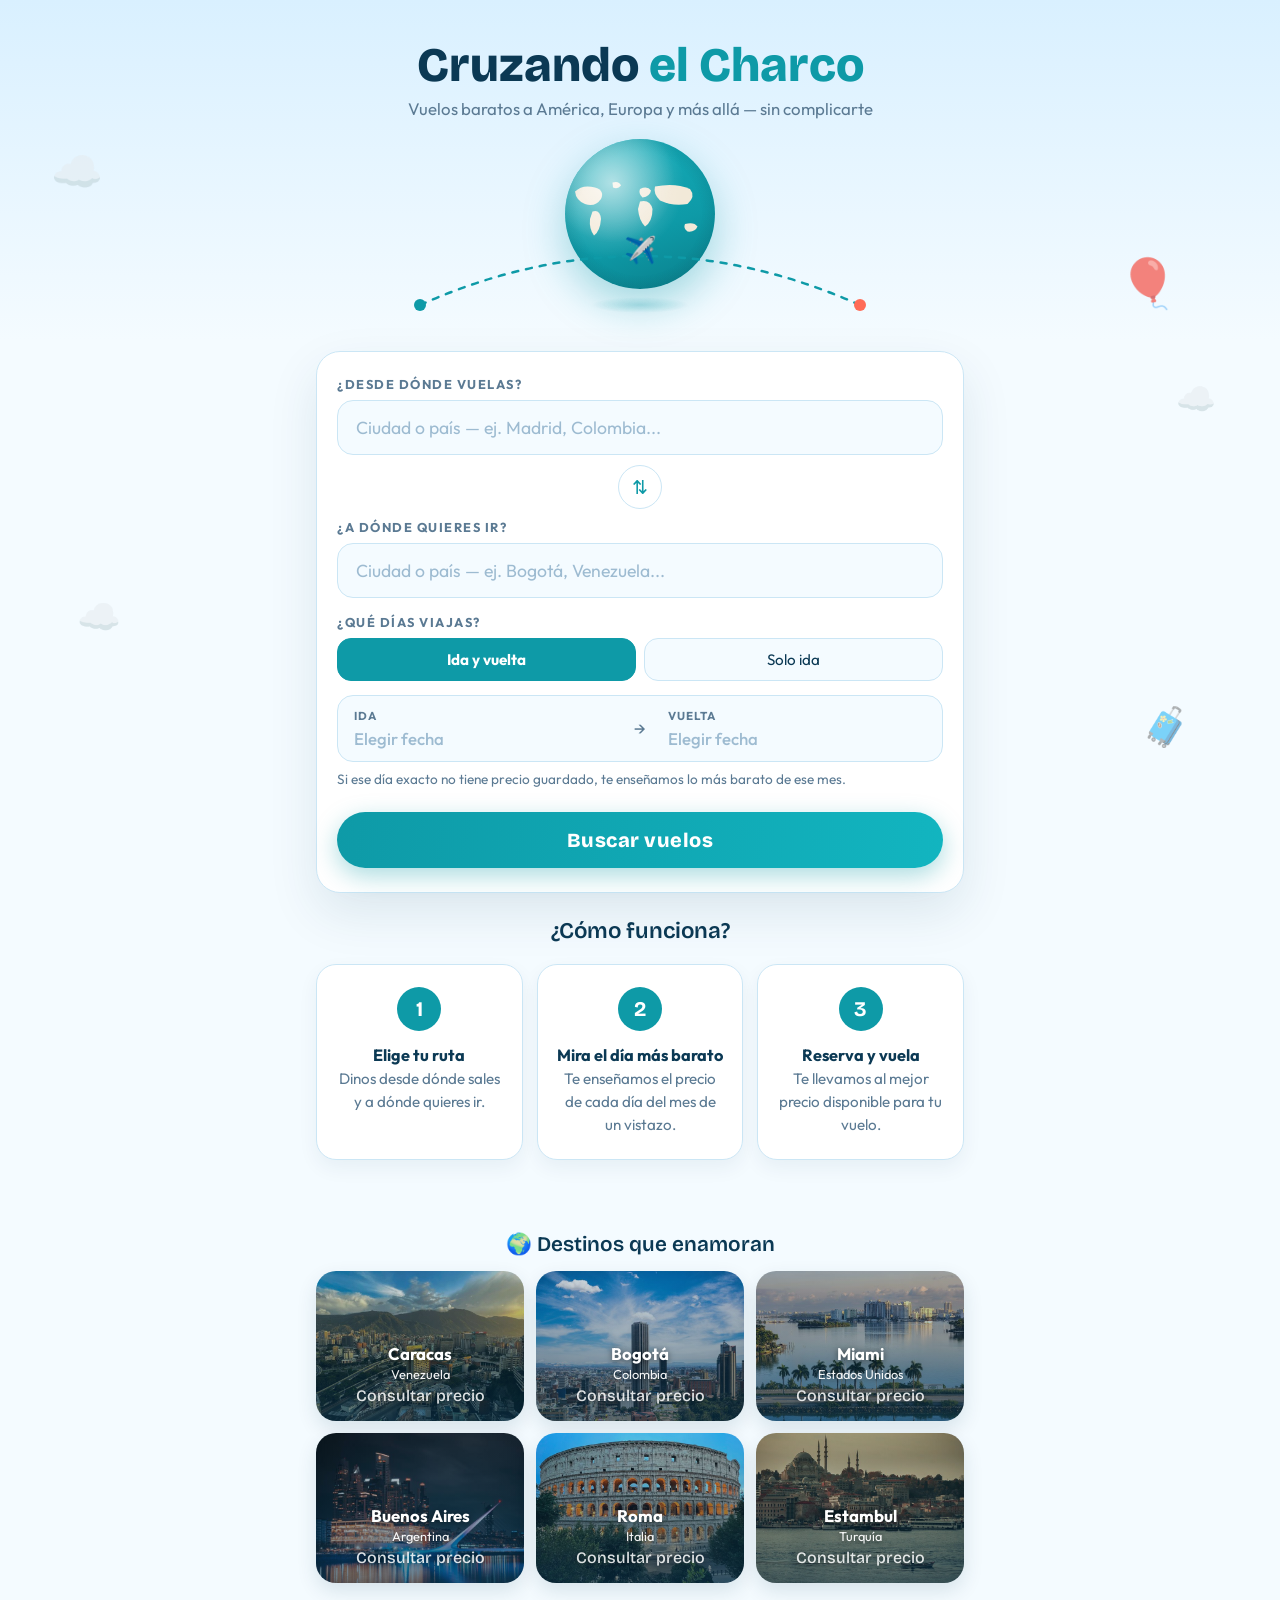
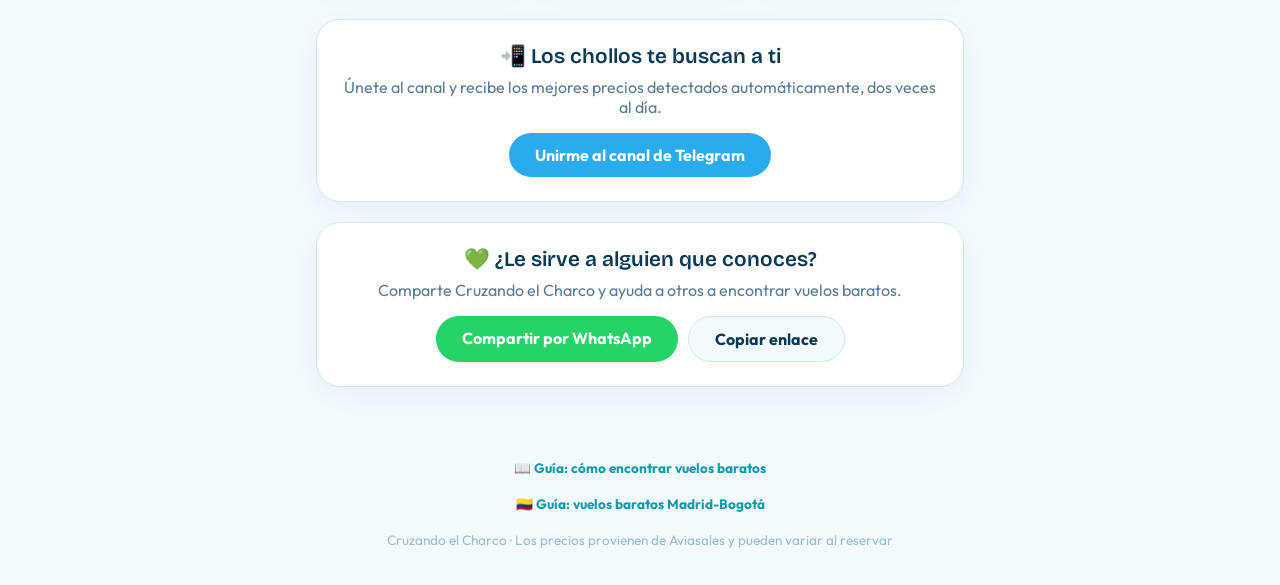
<file: index.html>
<!DOCTYPE html>
<html lang="es">
<head>
<!-- Google tag (gtag.js) -->
<script async src="https://www.googletagmanager.com/gtag/js?id=G-6TBM1SYMMJ"></script>
<script>
  window.dataLayer = window.dataLayer || [];
  function gtag(){dataLayer.push(arguments);}
  gtag('js', new Date());
  gtag('config', 'G-6TBM1SYMMJ');
</script>
<meta charset="UTF-8">
<meta name="viewport" content="width=device-width, initial-scale=1">
<title>Cruzando el Charco ✈️ Buscador de vuelos baratos a América y Europa</title>
<meta name="description" content="Encuentra vuelos baratos entre España, Latinoamérica, Estados Unidos y Europa. Compara precios día a día y descubre los mejores chollos para cruzar el charco.">
<meta name="keywords" content="vuelos baratos, chollos de vuelos, vuelos España Latinoamérica, vuelos baratos Caracas, vuelos baratos Bogotá, vuelos baratos Miami, buscador de vuelos, ofertas de vuelos">
<link rel="canonical" href="https://cruzaelcharco.com/">
<meta property="og:type" content="website">
<meta property="og:title" content="Cruzando el Charco ✈️ Vuelos baratos a América y Europa">
<meta property="og:description" content="Compara precios día a día y descubre los mejores chollos para cruzar el charco.">
<meta property="og:url" content="https://cruzaelcharco.com/">
<meta property="og:locale" content="es_ES">
<meta name="twitter:card" content="summary_large_image">
<meta name="twitter:title" content="Cruzando el Charco ✈️ Vuelos baratos">
<meta name="twitter:description" content="Compara precios día a día y descubre los mejores chollos para cruzar el charco.">
<meta property="og:image" content="https://cruzaelcharco.com/icon-512.png">
<meta name="twitter:image" content="https://cruzaelcharco.com/icon-512.png">
<link rel="icon" href="favicon.ico" sizes="any">
<link rel="icon" type="image/png" sizes="32x32" href="favicon-32.png">
<link rel="apple-touch-icon" href="apple-touch-icon.png">
<link href="https://fonts.googleapis.com/css2?family=Bricolage+Grotesque:wght@600;800&family=Outfit:wght@400;500;700&display=swap" rel="stylesheet">
<link rel="stylesheet" href="estilo.css?v=2">
<style>
  /* ===== Disparador de fechas ===== */
  .fechas-disparador {
    display:flex; align-items:stretch; gap:0;
    border:1.5px solid var(--borde,#CBE6F5); border-radius:16px; overflow:hidden;
    background:var(--horizonte,#F4FBFF); cursor:pointer;
  }
  .disp-lado { flex:1; padding:12px 16px; transition:background .15s; }
  .disp-lado:hover { background:#E3F4FD; }
  .disp-lado.activo { background:#D3ECFA; }
  .disp-sep { display:flex; align-items:center; padding:0 6px; color:var(--apagado,#5B7A93); font-size:1.1rem; }
  .disp-valor { font-size:1.05rem; font-weight:700; color:var(--tinta,#0B3954); margin-top:2px; }
  .disp-valor.vacio { color:#9DBBD1; font-weight:500; }
  .fechas-disparador.solo-ida .disp-sep,
  .fechas-disparador.solo-ida #disp-vuelta { display:none; }

  /* ===== Modal del calendario ===== */
  .cal-overlay {
    position:fixed; inset:0; background:rgba(11,57,84,.45);
    display:none; align-items:center; justify-content:center; z-index:1000;
    padding:16px;
  }
  .cal-overlay.abierto { display:flex; }
  .cal-modal {
    background:#fff; border-radius:24px; width:100%; max-width:380px;
    max-height:90vh; overflow-y:auto; padding:20px;
    box-shadow:0 20px 60px rgba(11,57,84,.3);
    font-family:'Outfit',sans-serif;
  }
  .cal-cabecera { display:flex; justify-content:space-between; align-items:center; margin-bottom:14px; }
  .cal-titulo { font-family:'Bricolage Grotesque',sans-serif; font-weight:600; font-size:1.15rem; color:var(--tinta,#0B3954); }
  .cal-cerrar { background:none; border:none; font-size:1.3rem; color:var(--apagado,#5B7A93); cursor:pointer; padding:4px 8px; border-radius:8px; }
  .cal-cerrar:hover { background:#F4FBFF; }
  .cal-nav { display:flex; align-items:center; justify-content:space-between; margin-bottom:12px; }
  .cal-flecha {
    background:var(--horizonte,#F4FBFF); border:1.5px solid var(--borde,#CBE6F5);
    width:40px; height:40px; border-radius:12px; font-size:1.3rem; color:var(--turquesa,#0E9AA7);
    cursor:pointer; transition:all .15s;
  }
  .cal-flecha:hover { border-color:var(--turquesa,#0E9AA7); }
  .cal-flecha:disabled { opacity:.3; cursor:not-allowed; }
  .cal-mes-actual { font-weight:700; font-size:1.05rem; color:var(--tinta,#0B3954); text-transform:capitalize; }
  .cal-dias-semana { display:grid; grid-template-columns:repeat(7,1fr); gap:2px; margin-bottom:6px; }
  .cal-dias-semana span { text-align:center; font-size:.75rem; font-weight:700; color:var(--apagado,#5B7A93); padding:4px 0; }
  .cal-grid { display:grid; grid-template-columns:repeat(7,1fr); gap:2px; }
  .cal-dia {
    aspect-ratio:1; border:none; background:none; border-radius:10px;
    font-family:'Outfit',sans-serif; font-size:.95rem; color:var(--tinta,#0B3954);
    cursor:pointer; display:flex; align-items:center; justify-content:center;
    transition:background .1s; position:relative;
  }
  .cal-dia:hover:not(:disabled) { background:#E3F4FD; }
  .cal-dia:disabled { color:#C5D6E3; cursor:not-allowed; }
  .cal-dia.vacio { visibility:hidden; }
  .cal-dia.en-rango { background:#D3ECFA; border-radius:0; }
  .cal-dia.extremo { background:var(--turquesa,#0E9AA7); color:#fff; font-weight:700; }
  .cal-dia.extremo.ida { border-radius:10px 0 0 10px; }
  .cal-dia.extremo.vuelta { border-radius:0 10px 10px 0; }
  .cal-dia.extremo.unico { border-radius:10px; }
  .cal-pie { display:flex; align-items:center; justify-content:space-between; margin-top:16px; gap:10px; }
  .cal-resumen { font-size:.9rem; color:var(--apagado,#5B7A93); flex:1; }
  .cal-confirmar {
    background:var(--coral,#FF6B57); color:#fff; border:none; font-family:'Outfit',sans-serif;
    font-weight:700; font-size:1rem; padding:12px 26px; border-radius:14px; cursor:pointer;
    transition:transform .15s, opacity .15s;
  }
  .cal-confirmar:hover:not(:disabled) { transform:translateY(-2px); }
  .cal-confirmar:disabled { opacity:.4; cursor:not-allowed; }
  /* ===== Etiquetas de precio (bajo/normal/alto) ===== */
  .tag-precio {
    display:block; font-size:.7rem; font-weight:700; margin-top:3px;
    padding:2px 8px; border-radius:8px; text-align:center;
  }
  .tag-bajo   { background:#E3F7EC; color:#1B9E5A; }
  .tag-normal { background:#EEF3F7; color:#5B7A93; }
  .tag-alto   { background:#FDECE8; color:#E5603E; }
</style>
</head>
<body>

<span class="decor n1" aria-hidden="true">☁️</span>
<span class="decor n2" aria-hidden="true">☁️</span>
<span class="decor n3" aria-hidden="true">☁️</span>
<span class="decor globo-aero" aria-hidden="true">🎈</span>
<span class="decor maleta" aria-hidden="true">🧳</span>

<header>
  <h1>Cruzando <span class="mar">el Charco</span></h1>
  <p class="lema">Vuelos baratos a América, Europa y más allá — sin complicarte</p>
  <div class="globo-wrap">
  <div class="globo" id="globo-3d" aria-hidden="true"><div class="tierra"></div></div>
  <div class="globo-sombra" id="globo-sombra"></div>
</div>
  <svg class="charco" id="charco-svg" viewBox="0 0 560 110" xmlns="http://www.w3.org/2000/svg" aria-hidden="true" title="Toca para buscar vuelos">
    <path class="ruta-punteada" d="M 60 88 Q 280 -10 500 88"/>
    <g class="punto-parallax" data-depth="0.03">
      <circle cx="60" cy="88" r="6" fill="#0E9AA7"/>
    </g>
    <g class="punto-parallax" data-depth="0.03">
      <circle cx="500" cy="88" r="6" fill="#FF6B57"/>
    </g>
    <g class="avioncito avion-parallax" data-depth="0.08">
      <text x="280" y="42" font-size="26" text-anchor="middle">✈️</text>
    </g>
  </svg>
</header>

<main>
  <div class="tarjeta">
    <div class="campo">
      <label for="origen">¿Desde dónde vuelas?</label>
      <input type="text" id="origen" placeholder="Ciudad o país — ej. Madrid, Colombia..." autocomplete="off">
      <div class="sugerencias" id="sug-origen"></div>
    </div>

    <div class="intercambio">
      <button type="button" id="btn-intercambio" title="Intercambiar origen y destino" aria-label="Intercambiar origen y destino">⇅</button>
    </div>

    <div class="campo">
      <label for="destino">¿A dónde quieres ir?</label>
      <input type="text" id="destino" placeholder="Ciudad o país — ej. Bogotá, Venezuela..." autocomplete="off">
      <div class="sugerencias" id="sug-destino"></div>
    </div>

    <div class="campo">
      <label>¿Qué días viajas?</label>
      <div class="tipo-viaje">
        <button type="button" class="tipo elegido" data-tipo="ida-vuelta">Ida y vuelta</button>
        <button type="button" class="tipo" data-tipo="solo-ida">Solo ida</button>
      </div>
      <div class="fechas-disparador" id="fechas-disparador">
        <div class="disp-lado" id="disp-ida">
          <div class="sub-fecha">Ida</div>
          <div class="disp-valor" id="valor-ida">Elegir fecha</div>
        </div>
        <div class="disp-sep" id="disp-sep">→</div>
        <div class="disp-lado" id="disp-vuelta">
          <div class="sub-fecha">Vuelta</div>
          <div class="disp-valor" id="valor-vuelta">Elegir fecha</div>
        </div>
      </div>
      <div class="aviso-flexible" id="aviso-flexible">Si ese día exacto no tiene precio guardado, te enseñamos lo más barato de ese mes.</div>
    </div>

    <!-- Calendario de rango (modal) -->
    <div class="cal-overlay" id="cal-overlay">
      <div class="cal-modal">
        <div class="cal-cabecera">
          <div class="cal-titulo" id="cal-titulo">Elige tu fecha de ida</div>
          <button type="button" class="cal-cerrar" id="cal-cerrar" aria-label="Cerrar">✕</button>
        </div>
        <div class="cal-nav">
          <button type="button" class="cal-flecha" id="cal-prev" aria-label="Mes anterior">‹</button>
          <div class="cal-mes-actual" id="cal-mes-actual"></div>
          <button type="button" class="cal-flecha" id="cal-next" aria-label="Mes siguiente">›</button>
        </div>
        <div class="cal-dias-semana">
          <span>L</span><span>M</span><span>X</span><span>J</span><span>V</span><span>S</span><span>D</span>
        </div>
        <div class="cal-grid" id="cal-grid"></div>
        <div class="cal-pie">
          <div class="cal-resumen" id="cal-resumen">Toca el día de ida</div>
          <button type="button" class="cal-confirmar" id="cal-confirmar" disabled>Confirmar</button>
        </div>
      </div>
    </div>

    <button class="boton-buscar" id="buscar">Buscar vuelos</button>
  </div>

  <div class="como-funciona animate-on-scroll" id="como-funciona">
    <h2>¿Cómo funciona?</h2>
    <div class="pasos">
      <div class="paso">
        <div class="paso-num">1</div>
        <div class="paso-txt"><strong>Elige tu ruta</strong><br>Dinos desde dónde sales y a dónde quieres ir.</div>
      </div>
      <div class="paso">
        <div class="paso-num">2</div>
        <div class="paso-txt"><strong>Mira el día más barato</strong><br>Te enseñamos el precio de cada día del mes de un vistazo.</div>
      </div>
      <div class="paso">
        <div class="paso-num">3</div>
        <div class="paso-txt"><strong>Reserva y vuela</strong><br>Te llevamos al mejor precio disponible para tu vuelo.</div>
      </div>
    </div>
  </div>

  <div id="estado"></div>
  <div id="calendario"></div>
  <div id="resultados"></div>

  <div class="chollos animate-on-scroll" id="chollos">
    <h2 id="titulo-chollos">🔥 Chollos de hoy desde Madrid</h2>
    <div class="subtitulo">Ida y vuelta, precios detectados en las últimas horas</div>
    <div class="rejilla-chollos" id="rejilla-chollos"></div>
  </div>

  <div class="destinos animate-on-scroll">
    <h2>🌍 Destinos que enamoran</h2>
    <div class="rejilla-destinos">
      <button type="button" class="destino d-caracas" data-iata="CCS" data-ciudad="Caracas">
        <span class="nombre">Caracas</span><span class="pais">Venezuela</span><span class="precio-destino" data-destino="CCS">Desde —</span>
      </button>
      <button type="button" class="destino d-bogota" data-iata="BOG" data-ciudad="Bogotá">
        <span class="nombre">Bogotá</span><span class="pais">Colombia</span><span class="precio-destino" data-destino="BOG">Desde —</span>
      </button>
      <button type="button" class="destino d-miami" data-iata="MIA" data-ciudad="Miami">
        <span class="nombre">Miami</span><span class="pais">Estados Unidos</span><span class="precio-destino" data-destino="MIA">Desde —</span>
      </button>
      <button type="button" class="destino d-buenosaires" data-iata="EZE" data-ciudad="Buenos Aires">
        <span class="nombre">Buenos Aires</span><span class="pais">Argentina</span><span class="precio-destino" data-destino="EZE">Desde —</span>
      </button>
      <button type="button" class="destino d-roma" data-iata="FCO" data-ciudad="Roma">
        <span class="nombre">Roma</span><span class="pais">Italia</span><span class="precio-destino" data-destino="FCO">Desde —</span>
      </button>
      <button type="button" class="destino d-estambul" data-iata="IST" data-ciudad="Estambul">
        <span class="nombre">Estambul</span><span class="pais">Turquía</span><span class="precio-destino" data-destino="IST">Desde —</span>
      </button>
    </div>
  </div>


  <div class="telegram animate-on-scroll">
    <h2>📲 Los chollos te buscan a ti</h2>
    <p>Únete al canal y recibe los mejores precios detectados automáticamente, dos veces al día.</p>
    <a href="https://t.me/cruzandoelcharco_vuelos" target="_blank" rel="noopener">Unirme al canal de Telegram</a>
  </div>

  <div class="compartir animate-on-scroll">
    <h2>💚 ¿Le sirve a alguien que conoces?</h2>
    <p>Comparte Cruzando el Charco y ayuda a otros a encontrar vuelos baratos.</p>
    <div class="compartir-botones">
      <a class="btn-wa" id="btn-whatsapp" href="#" target="_blank" rel="noopener">Compartir por WhatsApp</a>
      <button type="button" class="btn-copiar" id="btn-copiar">Copiar enlace</button>
    </div>
  </div>
</main>

<footer>
  <a href="/como-encontrar-vuelos-baratos.html" style="color:var(--turquesa);text-decoration:none;font-weight:700;">📖 Guía: cómo encontrar vuelos baratos</a><br><br>
  <a href="/vuelos-baratos-madrid-bogota.html" style="color:var(--turquesa);text-decoration:none;font-weight:700;">🇨🇴 Guía: vuelos baratos Madrid-Bogotá</a><br><br>
  Cruzando el Charco · Los precios provienen de Aviasales y pueden variar al reservar
</footer>

<script>
const BACKEND = "https://buscadora-vuelos.onrender.com";
const MARKER = "748938";
const TRS = "554704";        /* proyecto Cruzaelcharco (web) */

/* Envuelve una ruta de Aviasales en un enlace tp.media que SÍ registra clics */
function enlaceAfiliado(rutaAviasales) {
  const destino = `https://www.aviasales.es${rutaAviasales}`;
  return `https://tp.media/r?marker=${MARKER}&trs=${TRS}&p=4114&campaign_id=100&u=${encodeURIComponent(destino)}`;
}

/* ---------- Aeropuertos: ciudad, país, IATA ---------- */
const AEROPUERTOS = [
  /* España */
  ["Madrid","España","MAD"],["Barcelona","España","BCN"],["Valencia","España","VLC"],
  ["Málaga","España","AGP"],["Sevilla","España","SVQ"],["Palma de Mallorca","España","PMI"],
  ["Alicante","España","ALC"],["Bilbao","España","BIO"],["Tenerife Norte","España","TFN"],
  ["Tenerife Sur","España","TFS"],["Gran Canaria","España","LPA"],["Santiago de Compostela","España","SCQ"],
  /* Venezuela */
  ["Caracas","Venezuela","CCS"],["Maracaibo","Venezuela","MAR"],["Valencia","Venezuela","VLN"],
  ["Barcelona","Venezuela","BLA"],["Porlamar (Margarita)","Venezuela","PMV"],
  /* Colombia */
  ["Bogotá","Colombia","BOG"],["Medellín","Colombia","MDE"],["Cali","Colombia","CLO"],
  ["Cartagena","Colombia","CTG"],["Barranquilla","Colombia","BAQ"],["Pereira","Colombia","PEI"],
  /* Estados Unidos */
  ["Miami","Estados Unidos","MIA"],["Nueva York (JFK)","Estados Unidos","JFK"],
  ["Orlando","Estados Unidos","MCO"],["Houston","Estados Unidos","IAH"],["Los Ángeles","Estados Unidos","LAX"],
  /* Cono Sur */
  ["Santiago de Chile","Chile","SCL"],["Buenos Aires (Ezeiza)","Argentina","EZE"],
  ["Montevideo","Uruguay","MVD"],["Asunción","Paraguay","ASU"],
  /* Andinos */
  ["Lima","Perú","LIM"],["Quito","Ecuador","UIO"],["Guayaquil","Ecuador","GYE"],
  ["La Paz","Bolivia","LPB"],["Santa Cruz","Bolivia","VVI"],
  /* Caribe y Centroamérica */
  ["Santo Domingo","República Dominicana","SDQ"],["Punta Cana","República Dominicana","PUJ"],
  ["La Habana","Cuba","HAV"],["San Juan","Puerto Rico","SJU"],["Panamá","Panamá","PTY"],
  ["San José","Costa Rica","SJO"],["Ciudad de Guatemala","Guatemala","GUA"],
  ["San Pedro Sula","Honduras","SAP"],["San Salvador","El Salvador","SAL"],
  /* México y Brasil */
  ["Ciudad de México","México","MEX"],["Cancún","México","CUN"],["Guadalajara","México","GDL"],
  ["São Paulo","Brasil","GRU"],["Río de Janeiro","Brasil","GIG"],
  /* Europa */
  ["Lisboa","Portugal","LIS"],["Oporto","Portugal","OPO"],
  ["París","Francia","CDG"],["Roma","Italia","FCO"],["Milán","Italia","MXP"],
  ["Venecia","Italia","VCE"],["Nápoles","Italia","NAP"],
  ["Londres","Reino Unido","LHR"],["Dublín","Irlanda","DUB"],
  ["Ámsterdam","Países Bajos","AMS"],["Bruselas","Bélgica","BRU"],
  ["Berlín","Alemania","BER"],["Frankfurt","Alemania","FRA"],["Múnich","Alemania","MUC"],
  ["Viena","Austria","VIE"],["Zúrich","Suiza","ZRH"],["Ginebra","Suiza","GVA"],
  ["Praga","Chequia","PRG"],["Budapest","Hungría","BUD"],["Varsovia","Polonia","WAW"],
  ["Atenas","Grecia","ATH"],["Estambul","Turquía","IST"],
  ["Copenhague","Dinamarca","CPH"],["Estocolmo","Suecia","ARN"],["Oslo","Noruega","OSL"],
  ["Bucarest","Rumanía","OTP"],
  /* África cercana */
  ["Marrakech","Marruecos","RAK"],["Casablanca","Marruecos","CMN"],["El Cairo","Egipto","CAI"]
];

/* Quita tildes y pasa a minúsculas para comparar */
function normalizar(t) {
  return t.toLowerCase().normalize("NFD").replace(/[\u0300-\u036f]/g, "");
}

/* Escapa HTML para insertar datos externos (API) de forma segura en innerHTML */
function escapeHTML(str) {
  return String(str).replace(/[&<>"']/g, c => ({
    "&":"&amp;", "<":"&lt;", ">":"&gt;", '"':"&quot;", "'":"&#39;"
  }[c]));
}

/* ---------- Autocompletado ---------- */
const seleccion = { origen:null, destino:null };

function montarAutocompletado(idInput, idLista, clave) {
  const input = document.getElementById(idInput);
  const lista = document.getElementById(idLista);

  function cerrar() { lista.classList.remove("abierta"); lista.innerHTML = ""; }

  function pintar(coincidencias) {
    lista.innerHTML = "";
    coincidencias.slice(0, 8).forEach(([ciudad, pais, iata]) => {
      const fila = document.createElement("div");
      fila.className = "sugerencia";
      fila.innerHTML = `<span><span class="ciudad">${escapeHTML(ciudad)}</span> <span class="pais">· ${escapeHTML(pais)}</span></span><span class="iata">${escapeHTML(iata)}</span>`;
      fila.addEventListener("mousedown", () => {   /* mousedown gana al blur */
        seleccion[clave] = iata;
        input.value = `${ciudad} (${iata})`;
        cerrar();
        if (clave === "origen") {
          cargarChollos(iata);
          actualizarPreciosDestinos(iata);
        }
      });
      lista.appendChild(fila);
    });
    lista.classList.toggle("abierta", coincidencias.length > 0);
  }

  let temporizador = null;

  input.addEventListener("input", () => {
    seleccion[clave] = null;                      /* si edita, invalida lo elegido */
    const texto = input.value.trim();
    const q = normalizar(texto);
    if (q.length < 2) { cerrar(); clearTimeout(temporizador); return; }

    /* 1) Respuesta instantánea con la lista local */
    const locales = AEROPUERTOS.filter(([ciudad, pais, iata]) =>
      normalizar(ciudad).includes(q) ||
      normalizar(pais).includes(q) ||
      iata.toLowerCase() === q
    );
    pintar(locales);

    /* 2) Consulta al autocompletado mundial de Travelpayouts (gratuito) */
    clearTimeout(temporizador);
    temporizador = setTimeout(async () => {
      try {
        const r = await fetch(`https://autocomplete.travelpayouts.com/places2?locale=es&types[]=city&types[]=airport&term=${encodeURIComponent(texto)}`);
        if (!r.ok) return;
        const lugares = await r.json();
        if (normalizar(input.value.trim()) !== q) return;   /* ya escribió otra cosa */

        const vistos = new Set();
        const mundiales = [];
        lugares.forEach(l => {
          if (!l.code || vistos.has(l.code)) return;
          vistos.add(l.code);
          mundiales.push([l.name, l.country_name || "", l.code]);
        });
        locales.forEach(a => { if (!vistos.has(a[2])) { vistos.add(a[2]); mundiales.push(a); } });
        if (mundiales.length > 0) pintar(mundiales);
      } catch (e) { /* sin conexión con el servicio: nos quedamos con la lista local */ }
    }, 250);
  });

  input.addEventListener("blur", () => setTimeout(cerrar, 150));
  input.addEventListener("focus", () => { if (input.value.trim().length >= 2) input.dispatchEvent(new Event("input")); });
}

montarAutocompletado("origen", "sug-origen", "origen");
montarAutocompletado("destino", "sug-destino", "destino");

/* Intercambiar origen y destino */
document.getElementById("btn-intercambio").addEventListener("click", () => {
  const iOrigen = document.getElementById("origen");
  const iDestino = document.getElementById("destino");
  [iOrigen.value, iDestino.value] = [iDestino.value, iOrigen.value];
  [seleccion.origen, seleccion.destino] = [seleccion.destino, seleccion.origen];
});

/* Tarjetas de destinos populares: tocar = rellenar destino */
document.querySelectorAll(".destino").forEach(tarjeta => {
  tarjeta.addEventListener("click", () => {
    seleccion.destino = tarjeta.dataset.iata;
    document.getElementById("destino").value = `${tarjeta.dataset.ciudad} (${tarjeta.dataset.iata})`;
    document.querySelector(".tarjeta").scrollIntoView({ behavior:"smooth", block:"start" });
    if (!seleccion.origen) document.getElementById("origen").focus();
  });
});

/* ---------- Calendario de rango ---------- */
const NOMBRES_MES = ["Ene","Feb","Mar","Abr","May","Jun","Jul","Ago","Sep","Oct","Nov","Dic"];
const NOMBRES_MES_LARGO = ["enero","febrero","marzo","abril","mayo","junio","julio","agosto","septiembre","octubre","noviembre","diciembre"];
let tipoViaje = "ida-vuelta";

/* Objeto que reemplaza a los antiguos inputs: guarda las fechas elegidas como texto YYYY-MM-DD */
const fechas = { ida:null, vuelta:null };

/* Compatibilidad: el resto del código usa inIda.value / inVuelta.value.
   Creamos objetos falsos que exponen .value y algún método, para no reescribir todo. */
const inIda = {
  get value() { return fechas.ida || ""; },
  set value(v) { fechas.ida = v || null; refrescarDisparador(); }
};
const inVuelta = {
  get value() { return fechas.vuelta || ""; },
  set value(v) { fechas.vuelta = v || null; refrescarDisparador(); },
  get min() { return fechas.ida || ""; },
  set min(v) { /* no-op, el calendario ya valida */ }
};

const disparador = document.getElementById("fechas-disparador");
const overlay = document.getElementById("cal-overlay");
const grid = document.getElementById("cal-grid");
const calMesActual = document.getElementById("cal-mes-actual");
const calTitulo = document.getElementById("cal-titulo");
const calResumen = document.getElementById("cal-resumen");
const calConfirmar = document.getElementById("cal-confirmar");
const calPrev = document.getElementById("cal-prev");
const calNext = document.getElementById("cal-next");

let mesVista = new Date();
mesVista.setDate(1);
let selIda = null;     /* Date temporal mientras el calendario está abierto */
let selVuelta = null;

function fmtCorto(fechaStr) {
  if (!fechaStr) return "Elegir fecha";
  const [a,m,d] = fechaStr.split("-").map(Number);
  return `${d} ${NOMBRES_MES[m-1]}`;
}

function refrescarDisparador() {
  const vIda = document.getElementById("valor-ida");
  const vVuelta = document.getElementById("valor-vuelta");
  vIda.textContent = fmtCorto(fechas.ida);
  vIda.classList.toggle("vacio", !fechas.ida);
  vVuelta.textContent = fmtCorto(fechas.vuelta);
  vVuelta.classList.toggle("vacio", !fechas.vuelta);
}

function aStr(date) {
  return `${date.getFullYear()}-${String(date.getMonth()+1).padStart(2,"0")}-${String(date.getDate()).padStart(2,"0")}`;
}

function mismasFecha(a, b) {
  return a && b && a.getFullYear()===b.getFullYear() && a.getMonth()===b.getMonth() && a.getDate()===b.getDate();
}

function pintarCalendarioRango() {
  const anio = mesVista.getFullYear();
  const mes = mesVista.getMonth();
  calMesActual.textContent = `${NOMBRES_MES_LARGO[mes]} ${anio}`;

  /* No dejar navegar a meses pasados */
  const hoy = new Date(); hoy.setHours(0,0,0,0);
  const primerDiaMesVista = new Date(anio, mes, 1);
  const mesActualReal = new Date(hoy.getFullYear(), hoy.getMonth(), 1);
  calPrev.disabled = primerDiaMesVista <= mesActualReal;

  grid.innerHTML = "";
  /* getDay: 0=domingo. Queremos lunes primero, así que ajustamos */
  let primerDiaSemana = new Date(anio, mes, 1).getDay();
  primerDiaSemana = (primerDiaSemana === 0) ? 6 : primerDiaSemana - 1;
  const diasEnMes = new Date(anio, mes+1, 0).getDate();

  for (let i=0; i<primerDiaSemana; i++) {
    const vacio = document.createElement("div");
    vacio.className = "cal-dia vacio";
    grid.appendChild(vacio);
  }

  for (let d=1; d<=diasEnMes; d++) {
    const fecha = new Date(anio, mes, d);
    const btn = document.createElement("button");
    btn.type = "button";
    btn.className = "cal-dia";
    btn.textContent = d;

    if (fecha < hoy) {
      btn.disabled = true;
    } else {
      /* Marcado según selección */
      const esIda = mismasFecha(fecha, selIda);
      const esVuelta = mismasFecha(fecha, selVuelta);
      if (selIda && selVuelta && fecha > selIda && fecha < selVuelta) {
        btn.classList.add("en-rango");
      }
      if (esIda || esVuelta) {
        btn.classList.add("extremo");
        if (tipoViaje === "solo-ida") btn.classList.add("unico");
        else if (esIda && selVuelta) btn.classList.add("ida");
        else if (esVuelta) btn.classList.add("vuelta");
        else btn.classList.add("unico");
      }
      btn.addEventListener("click", () => tocarDia(fecha));
    }
    grid.appendChild(btn);
  }
}

function tocarDia(fecha) {
  if (tipoViaje === "solo-ida") {
    selIda = fecha;
    selVuelta = null;
  } else {
    /* Primer toque, o reiniciar si ya había rango completo */
    if (!selIda || (selIda && selVuelta)) {
      selIda = fecha;
      selVuelta = null;
    } else {
      /* Segundo toque */
      if (fecha < selIda) {
        /* si toca antes de la ida, esa pasa a ser la nueva ida */
        selIda = fecha;
      } else if (mismasFecha(fecha, selIda)) {
        /* mismo día: no hacer vuelta */
      } else {
        selVuelta = fecha;
      }
    }
  }
  actualizarResumen();
  pintarCalendarioRango();
}

function actualizarResumen() {
  if (tipoViaje === "solo-ida") {
    if (selIda) {
      calResumen.textContent = `Ida: ${selIda.getDate()} ${NOMBRES_MES[selIda.getMonth()]}`;
      calConfirmar.disabled = false;
    } else {
      calResumen.textContent = "Toca el día de tu viaje";
      calConfirmar.disabled = true;
    }
    return;
  }
  if (selIda && selVuelta) {
    calResumen.textContent = `${selIda.getDate()} ${NOMBRES_MES[selIda.getMonth()]} → ${selVuelta.getDate()} ${NOMBRES_MES[selVuelta.getMonth()]}`;
    calConfirmar.disabled = false;
  } else if (selIda) {
    calResumen.textContent = `Ida: ${selIda.getDate()} ${NOMBRES_MES[selIda.getMonth()]}. Ahora la vuelta.`;
    calConfirmar.disabled = true;
  } else {
    calResumen.textContent = "Toca el día de ida";
    calConfirmar.disabled = true;
  }
}

function abrirCalendario() {
  /* Partir de lo ya elegido, si hay */
  if (fechas.ida) {
    const [a,m,d] = fechas.ida.split("-").map(Number);
    selIda = new Date(a, m-1, d);
    mesVista = new Date(a, m-1, 1);
  } else {
    selIda = null;
    mesVista = new Date(); mesVista.setDate(1);
  }
  if (fechas.vuelta) {
    const [a,m,d] = fechas.vuelta.split("-").map(Number);
    selVuelta = new Date(a, m-1, d);
  } else {
    selVuelta = null;
  }
  calTitulo.textContent = tipoViaje === "solo-ida" ? "Elige tu fecha" : "Elige ida y vuelta";
  actualizarResumen();
  pintarCalendarioRango();
  overlay.classList.add("abierto");
}

function cerrarCalendario() {
  overlay.classList.remove("abierto");
}

function confirmarCalendario() {
  if (selIda) fechas.ida = aStr(selIda);
  fechas.vuelta = (tipoViaje !== "solo-ida" && selVuelta) ? aStr(selVuelta) : null;
  refrescarDisparador();
  cerrarCalendario();
}

/* Eventos del calendario */
disparador.addEventListener("click", abrirCalendario);
document.getElementById("cal-cerrar").addEventListener("click", cerrarCalendario);
overlay.addEventListener("click", (e) => { if (e.target === overlay) cerrarCalendario(); });
calConfirmar.addEventListener("click", confirmarCalendario);
calPrev.addEventListener("click", () => { mesVista.setMonth(mesVista.getMonth()-1); pintarCalendarioRango(); });
calNext.addEventListener("click", () => { mesVista.setMonth(mesVista.getMonth()+1); pintarCalendarioRango(); });

/* Solo ida / ida y vuelta */
document.querySelectorAll(".tipo").forEach(boton => {
  boton.addEventListener("click", () => {
    document.querySelectorAll(".tipo").forEach(b => b.classList.remove("elegido"));
    boton.classList.add("elegido");
    tipoViaje = boton.dataset.tipo;
    const soloIda = tipoViaje === "solo-ida";
    disparador.classList.toggle("solo-ida", soloIda);
    if (soloIda) { fechas.vuelta = null; selVuelta = null; refrescarDisparador(); }
  });
});

refrescarDisparador();

/* ---------- Búsqueda ---------- */
const estado = document.getElementById("estado");
const resultados = document.getElementById("resultados");
const calendario = document.getElementById("calendario");

const MESES = ["enero","febrero","marzo","abril","mayo","junio",
               "julio","agosto","septiembre","octubre","noviembre","diciembre"];

function pintarCalendario(datos, mes) {
  calendario.innerHTML = "";
  const dias = Object.keys(datos);
  if (dias.length === 0) return;

  const [anio, numMes] = mes.split("-").map(Number);
  const totalDias = new Date(anio, numMes, 0).getDate();

  let masBarato = null;
  dias.forEach(d => {
    if (!masBarato || datos[d].price < datos[masBarato].price) masBarato = d;
  });
  const precios = dias.map(d => datos[d].price);
  const maxPrecio = Math.max(...precios);

  const caja = document.createElement("div");
  caja.className = "grafico";

  const diaBonito = `${Number(masBarato.slice(8,10))} de ${MESES[numMes-1]}`;
  caja.innerHTML = `
    <h3>📅 Precio de la ida, día a día</h3>
    <div class="mejor-dia">El día más barato es el <strong>${diaBonito} — ${datos[masBarato].price}€</strong>. Toca una barra para elegir día y reservar.</div>`;

  const zona = document.createElement("div");
  zona.className = "barras";

  const panelDia = document.createElement("div");

  function elegirDia(clave, barra) {
    zona.querySelectorAll(".barra").forEach(b => b.classList.remove("seleccionada"));
    barra.classList.add("seleccionada");
    inIda.value = clave;                     /* lo pasamos al formulario */
    inVuelta.min = clave;
    if (inVuelta.value && inVuelta.value < clave) inVuelta.value = clave;
    const v = datos[clave];
    const d = Number(clave.slice(8,10));
    const directo = v.transfers === 0;
    const escalas = directo ? "Directo" : `${v.transfers} escala(s)`;
    const enlace = enlaceAfiliado(v.link);
    panelDia.className = "dia-elegido";
    panelDia.innerHTML = `
      <div class="dato">
        <div class="dia">✈️ ${d} de ${MESES[numMes-1]}</div>
        <div class="extra">${escapeHTML(v.airline || "")} · ${escalas}</div>
      </div>
      <div class="precio-dia">${v.price}€</div>
      <a class="reservar-dia" href="${enlace}" target="_blank" rel="noopener">Reservar</a>`;
  }

  function elegirDiaSinDato(clave, barra) {
    zona.querySelectorAll(".barra").forEach(b => b.classList.remove("seleccionada"));
    barra.classList.add("seleccionada");
    inIda.value = clave;
    inVuelta.min = clave;
    if (inVuelta.value && inVuelta.value < clave) inVuelta.value = clave;
    const d = Number(clave.slice(8,10));
    const dd = clave.slice(8,10), mm = clave.slice(5,7);
    const enlace = enlaceAfiliado(`/search/${seleccion.origen}${dd}${mm}${seleccion.destino}1`);
    panelDia.className = "dia-elegido";
    panelDia.innerHTML = `
      <div class="dato">
        <div class="dia">🔎 ${d} de ${MESES[numMes-1]}</div>
        <div class="extra">Precio no guardado aún — compruébalo en vivo</div>
      </div>
      <a class="reservar-dia" href="${enlace}" target="_blank" rel="noopener">Ver precio en Aviasales</a>`;
  }

  for (let d = 1; d <= totalDias; d++) {
    const clave = `${mes}-${String(d).padStart(2,"0")}`;
    const barra = document.createElement("div");
    if (datos[clave]) {
      const p = datos[clave].price;
      barra.className = "barra" + (clave === masBarato ? " mas-barata" : "");
      barra.style.height = `${Math.max(12, Math.round(p / maxPrecio * 100))}%`;
      barra.style.cursor = "pointer";
      barra.innerHTML = `<span class="precio-flotante">día ${d} · ${p}€ · toca para elegir</span>`;
      barra.addEventListener("click", () => elegirDia(clave, barra));
    } else {
      barra.className = "barra sin-dato";
      barra.style.cursor = "pointer";
      barra.innerHTML = `<span class="precio-flotante">día ${d} · toca y compruébalo en vivo</span>`;
      barra.addEventListener("click", () => elegirDiaSinDato(clave, barra));
    }
    zona.appendChild(barra);
  }
  caja.appendChild(zona);

  const eje = document.createElement("div");
  eje.className = "eje-dias";
  eje.innerHTML = `<span>1</span><span>${totalDias}</span>`;
  caja.appendChild(eje);
  caja.appendChild(panelDia);

  caja.classList.add("entrada-suave");
  calendario.appendChild(caja);
}

document.getElementById("buscar").addEventListener("click", async () => {
  const btnBuscar = document.getElementById("buscar");
  resultados.innerHTML = "";
  calendario.innerHTML = "";

  /* Feedback visual: botón en estado cargando */
  btnBuscar.classList.add("buscando");
  btnBuscar.innerHTML = '<span class="spinner"></span> Buscando vuelos...';

  /* Skeleton loading mientras esperamos */
  resultados.innerHTML = '<div class="skeleton skeleton-card"></div><div class="skeleton skeleton-card"></div>';
  calendario.innerHTML = '<div class="skeleton skeleton-grafico"></div>';

  const comoFunc = document.getElementById("como-funciona");
  if (comoFunc) comoFunc.style.display = "none";

  if (!seleccion.origen) { estado.textContent = "Elige el origen de la lista de sugerencias 👆"; return; }
  if (!seleccion.destino) { estado.textContent = "Elige el destino de la lista de sugerencias 👆"; return; }
  const soloIda = tipoViaje === "solo-ida";
  const diaIda = inIda.value;
  const diaVuelta = inVuelta.value;
  if (!diaIda) { estado.textContent = "Elige el día de ida en el calendario 👆"; return; }
  if (!soloIda && !diaVuelta) { estado.textContent = "Elige también el día de vuelta 👆"; return; }

  const mesElegido = diaIda.slice(0, 7);
  const mesRegreso = diaVuelta ? diaVuelta.slice(0, 7) : null;

  estado.textContent = "Buscando... ✈️ (la primera búsqueda del día puede tardar hasta un minuto)";

  const base = `${BACKEND}/buscar?origen=${seleccion.origen}&destino=${seleccion.destino}`;

  try {
    const [r, rCal] = await Promise.all([
      fetch(soloIda ? `${base}&fecha=${diaIda}` : `${base}&fecha=${diaIda}&regreso=${diaVuelta}`),
      fetch(`${BACKEND}/calendario?origen=${seleccion.origen}&destino=${seleccion.destino}&fecha=${mesElegido}`)
    ]);
    if (!r.ok) throw new Error("Error del servidor");
    const data = await r.json();
    let vuelos = (data.data || []).sort((a, b) => a.price - b.price);
    let esIdaVuelta = !soloIda;
    let refPrecios = null;   /* {media, minimo} del mes, para etiquetar precios */
    let aviso = "";

    /* Red 1 (solo en ida y vuelta): esos días exactos no tienen precio → probamos esos meses */
    if (vuelos.length === 0 && !soloIda) {
      const r2 = await fetch(`${base}&fecha=${mesElegido}&regreso=${mesRegreso}`);
      if (r2.ok) {
        const data2 = await r2.json();
        vuelos = (data2.data || []).sort((a, b) => a.price - b.price);
        if (vuelos.length > 0) {
          aviso = "Esos días exactos no tienen precio guardado. Te enseñamos las mejores idas y vueltas de esos meses.<br>";
        }
      }
    }

    /* Red 2: probamos el mes entero, solo ida */
    if (vuelos.length === 0) {
      const r3 = await fetch(`${base}&fecha=${mesElegido}`);
      if (r3.ok) {
        const data3 = await r3.json();
        vuelos = (data3.data || []).sort((a, b) => a.price - b.price);
        if (vuelos.length > 0) {
          esIdaVuelta = false;
          aviso = soloIda
            ? "Ese día exacto no tiene precio guardado. Te enseñamos lo más barato de ese mes.<br>"
            : "No hay precios de ida y vuelta guardados para esas fechas. Te mostramos los de ida — al pulsar Reservar puedes añadir la vuelta en Aviasales.<br>";
        }
      }
    }

    /* El gráfico es un extra: si falla, la búsqueda sigue adelante */
    try {
      if (rCal.ok) {
        const dataCal = await rCal.json();
        const preciosMes = Object.values(dataCal.data || {}).map(x => x.price).filter(Boolean);
        if (preciosMes.length >= 3) {
          const media = preciosMes.reduce((a,b) => a+b, 0) / preciosMes.length;
          refPrecios = { media, minimo: Math.min(...preciosMes) };
        }
        pintarCalendario(dataCal.data || {}, mesElegido);
      }
    } catch (e) { /* sin gráfico, sin drama */ }

    if (vuelos.length === 0) {
      /* No hay precio guardado, pero mandamos al cliente a la búsqueda en vivo */
      const ddI = diaIda.slice(8,10), mmI = diaIda.slice(5,7);
      let ruta = `/search/${seleccion.origen}${ddI}${mmI}${seleccion.destino}`;
      if (!soloIda && diaVuelta) {
        ruta += `${diaVuelta.slice(8,10)}${diaVuelta.slice(5,7)}`;
      }
      ruta += "1";
      const enlaceVivo = enlaceAfiliado(ruta);
      estado.innerHTML = "No tenemos un precio guardado para esas fechas, pero puedes ver los vuelos disponibles en tiempo real 👇";
      const caja = document.createElement("div");
      caja.className = "vuelo";
      caja.innerHTML = `
        <div class="info">
          <div class="trayecto">${escapeHTML(seleccion.origen)} <span class="flecha">${soloIda ? "✈" : "⇄"}</span> ${escapeHTML(seleccion.destino)}</div>
          <div class="detalle">Consulta precios actualizados directamente en Aviasales</div>
        </div>
        <a class="reservar" href="${enlaceVivo}" target="_blank" rel="noopener">Ver vuelos en vivo</a>`;
      resultados.appendChild(caja);
      btnBuscar.classList.remove("buscando");
      btnBuscar.textContent = "Buscar vuelos";
      return;
    }

    /* Etiqueta de precio: destaca los baratos comparando con el más barato encontrado */
    function etiquetaPrecio(precio) {
      if (!vuelos || vuelos.length < 2) return "";
      const masBarato = Math.min(...vuelos.map(v => v.price));
      /* Hasta 10% por encima del más barato = chollo. Hasta 30% = buen precio. Más = sin etiqueta (no penalizamos) */
      if (precio <= masBarato * 1.10) return '<span class="tag-precio tag-bajo">🔥 ¡Chollo!</span>';
      if (precio <= masBarato * 1.30) return '<span class="tag-precio tag-normal">Buen precio</span>';
      return "";
    }

    /* Guardamos los vuelos y pintamos con el filtro activo */
    const cuenta = { directo: vuelos.filter(v => v.transfers === 0).length,
                     escala: vuelos.filter(v => v.transfers > 0).length };

    function pintarVuelos(filtro) {
      resultados.innerHTML = "";
      let lista = vuelos;
      if (filtro === "directo") lista = vuelos.filter(v => v.transfers === 0);
      if (filtro === "escala")  lista = vuelos.filter(v => v.transfers > 0);

      /* Barra de filtro (solo si hay variedad que filtrar) */
      const barra = document.createElement("div");
      barra.className = "filtro-escalas";
      barra.innerHTML = `
        <button type="button" class="fesc ${filtro==='todos'?'activo':''}" data-f="todos">Todos (${vuelos.length})</button>
        <button type="button" class="fesc ${filtro==='directo'?'activo':''}" data-f="directo">Directo (${cuenta.directo})</button>
        <button type="button" class="fesc ${filtro==='escala'?'activo':''}" data-f="escala">Con escala (${cuenta.escala})</button>`;
      barra.querySelectorAll(".fesc").forEach(b =>
        b.addEventListener("click", () => pintarVuelos(b.dataset.f)));
      resultados.appendChild(barra);

      if (lista.length === 0) {
        const vacio = document.createElement("div");
        vacio.className = "detalle";
        vacio.style.cssText = "text-align:center;color:var(--apagado);padding:14px";
        vacio.textContent = filtro === "directo"
          ? "No hay vuelos directos guardados para esta ruta. Prueba \"Todos\" para ver las opciones con escala."
          : "No hay vuelos con escala para mostrar. Prueba \"Todos\".";
        resultados.appendChild(vacio);
        return;
      }

      lista.forEach(v => {
        const horas = Math.floor(v.duration_to / 60);
        const mins = v.duration_to % 60;
        const directo = v.transfers === 0;
        const escalas = directo ? "" : ` · ${v.transfers} escala(s)`;
        const dia = v.departure_at ? v.departure_at.slice(0, 10) : "";
        const diaVuelta = v.return_at ? v.return_at.slice(0, 10) : "";
        const lineaVuelta = diaVuelta
          ? `<div class="detalle">🔁 Vuelta: ${diaVuelta}${v.return_transfers === 0 ? " · directo" : ` · ${v.return_transfers} escala(s)`}</div>`
          : "";
        const enlace = enlaceAfiliado(v.link);

        const div = document.createElement("div");
        div.className = "vuelo";
        div.innerHTML = `
          <div class="info">
            <div class="trayecto">${escapeHTML(v.origin)} <span class="flecha">${diaVuelta ? "⇄" : "✈"}</span> ${escapeHTML(v.destination)}
              ${directo ? '<span class="etiqueta-directo">Directo</span>' : ''}
            </div>
            <div class="detalle">${dia} · ${escapeHTML(v.airline)} · ${horas}h ${mins}min${escalas}</div>
            ${lineaVuelta}
          </div>
          <div class="precio">${v.price}€${etiquetaPrecio(v.price)}</div>
          <a class="reservar" href="${enlace}" target="_blank" rel="noopener">Reservar</a>`;
        resultados.appendChild(div);
      });
    }

    estado.innerHTML = aviso + `${vuelos.length} vuelo(s) encontrados — precio ${esIdaVuelta ? "de ida y vuelta" : "solo ida"}`;
    pintarVuelos("todos");
  } catch (err) {
    estado.textContent = "No pudimos completar la búsqueda. Espera unos segundos y reintenta.";
  } finally {
    /* Restaurar botón siempre, haya resultado o error */
    btnBuscar.classList.remove("buscando");
    btnBuscar.textContent = "Buscar vuelos";
  }
});

/* ---------- Chollos de hoy (se cargan solos al entrar) ---------- */
const CIUDADES = {
  MOW:"Moscú", BCN:"Barcelona", ROM:"Roma", PAR:"París", LED:"San Petersburgo",
  TCI:"Tenerife", AMS:"Ámsterdam", IST:"Estambul", LON:"Londres", IBZ:"Ibiza",
  DUS:"Düsseldorf", BUH:"Bucarest", LPA:"Las Palmas", PMI:"Mallorca", TIA:"Tirana",
  BER:"Berlín", BUD:"Budapest", MIL:"Milán", BKK:"Bangkok", VCE:"Venecia",
  OPO:"Oporto", LIS:"Lisboa", SOF:"Sofía", PRG:"Praga", VIE:"Viena", DUB:"Dublín",
  BRU:"Bruselas", CPH:"Copenhague", ATH:"Atenas", NAP:"Nápoles", FCO:"Roma",
  MXP:"Milán", CDG:"París", ORY:"París", NYC:"Nueva York", JFK:"Nueva York",
  MIA:"Miami", BOG:"Bogotá", CCS:"Caracas", SCL:"Santiago de Chile", EZE:"Buenos Aires",
  LIM:"Lima", MEX:"Ciudad de México", GRU:"São Paulo", PTY:"Panamá", SDQ:"Santo Domingo",
  HAV:"La Habana", PUJ:"Punta Cana", CUN:"Cancún", UIO:"Quito", GYE:"Guayaquil",
  MVD:"Montevideo", ASU:"Asunción", LPB:"La Paz", SJO:"San José", CMN:"Casablanca",
  RAK:"Marrakech", AGP:"Málaga", SVQ:"Sevilla", VLC:"Valencia", BIO:"Bilbao"
};

function nombreCiudad(iata) {
  if (CIUDADES[iata]) return CIUDADES[iata];
  const enLista = AEROPUERTOS.find(a => a[2] === iata);
  return enLista ? enLista[0] : iata;
}

async function cargarChollos(origenIATA) {
  const seccion = document.getElementById("chollos");
  const rejilla = document.getElementById("rejilla-chollos");
  const titulo = document.getElementById("titulo-chollos");
  const iata = origenIATA || "MAD";
  const ciudadNombre = nombreCiudad(iata);
  if (titulo) titulo.textContent = `🔥 Chollos de hoy desde ${ciudadNombre}`;
  rejilla.innerHTML = "";
  try {
    const r = await fetch(`${BACKEND}/chollos?origen=${iata}`);
    if (!r.ok) return;
    const datos = await r.json();
    const lista = Object.values(datos.data || {})
      .filter(v => v.price && v.departure_at && v.return_at)
      .sort((a, b) => a.price - b.price)
      .slice(0, 6);
    if (lista.length === 0) return;

    const DIAS_MES = ["ene","feb","mar","abr","may","jun","jul","ago","sep","oct","nov","dic"];
    const bonito = f => `${f.slice(8,10)} ${DIAS_MES[Number(f.slice(5,7)) - 1]}`;
    const ddmm  = f => `${f.slice(8,10)}${f.slice(5,7)}`;

    lista.forEach(v => {
      const enlace = enlaceAfiliado(`/search/${v.origin}${ddmm(v.departure_at)}${v.destination}${ddmm(v.return_at)}1`);
      const tarjeta = document.createElement("div");
      tarjeta.className = "chollo";
      tarjeta.innerHTML = `
        <div class="ciudad">${escapeHTML(nombreCiudad(v.destination))}</div>
        <div class="cuando">${bonito(v.departure_at)} → ${bonito(v.return_at)}</div>
        <div class="cuando">${v.transfers === 0 ? "Directo" : v.transfers + " escala(s)"}</div>
        <div class="precio-ch">${v.price}€</div>
        <a href="${enlace}" target="_blank" rel="noopener">Ver vuelo</a>`;
      rejilla.appendChild(tarjeta);
    });

    /* Timestamp real: los datos de Travelpayouts se refrescan con el vigilante 2 veces al día */
    const sub = seccion.querySelector(".subtitulo");
    if (sub) {
      sub.innerHTML = `Ida y vuelta, mejores precios detectados <span class="urgencia"><span class="punto-urgencia"></span> Actualizado hoy</span>`;
    }

    seccion.style.display = "block";
    seccion.classList.add("entrada-suave");
  } catch (e) { /* si falla, la sección simplemente no aparece */ }
}

/* Cargar chollos iniciales desde Madrid */
cargarChollos("MAD");

/* ---------- Compartir ---------- */
(function compartir() {
  const url = "https://cruzaelcharco.com";
  const texto = "✈️ Encontré esta web para buscar vuelos baratos, te enseña el día más barato del mes. Míralo: ";
  const wa = document.getElementById("btn-whatsapp");
  if (wa) wa.href = `https://wa.me/?text=${encodeURIComponent(texto + url)}`;

  const copiar = document.getElementById("btn-copiar");
  if (copiar) {
    copiar.addEventListener("click", async () => {
      try {
        await navigator.clipboard.writeText(url);
        copiar.textContent = "¡Copiado! ✓";
        copiar.classList.add("copiado");
        setTimeout(() => {
          copiar.textContent = "Copiar enlace";
          copiar.classList.remove("copiado");
        }, 2000);
      } catch (e) {
        copiar.textContent = url;
      }
    });
  }
})();

/* ---------- Animaciones al hacer scroll ---------- */
(function() {
  const observer = new IntersectionObserver((entries) => {
    entries.forEach(entry => {
      if (entry.isIntersecting) {
        entry.target.classList.add('visible');
      }
    });
  }, { threshold: 0.1 });

  document.querySelectorAll('.animate-on-scroll').forEach(el => observer.observe(el));
})();


/* ---------- Precios dinámicos en tarjetas de destino ---------- */
async function actualizarPreciosDestinos(origenIATA) {
  const mesActual = new Date().toISOString().slice(0, 7);
  const destinos = document.querySelectorAll('.precio-destino');

  destinos.forEach(el => {
    el.textContent = 'Desde —';
    el.classList.remove('visible', 'sin-dato');
    el.classList.add('cargando');
  });

  const promesas = Array.from(destinos).map(async (el) => {
    const destino = el.dataset.destino;
    try {
      const r = await fetch(`${BACKEND}/calendario?origen=${origenIATA}&destino=${destino}&fecha=${mesActual}`);
      if (!r.ok) throw new Error('Sin datos');
      const data = await r.json();
      const precios = Object.values(data.data || {});
      if (precios.length === 0) throw new Error('Sin precios');
      const masBarato = Math.min(...precios.map(p => p.price));
      el.textContent = `Desde ${masBarato}€`;
      el.classList.remove('cargando', 'sin-dato');
      el.classList.add('visible');
    } catch (e) {
      el.textContent = 'Consultar precio';
      el.classList.remove('cargando');
      el.classList.add('sin-dato', 'visible');
    }
  });

  await Promise.all(promesas);
}

/* Cargar precios iniciales desde Madrid */
actualizarPreciosDestinos('MAD');



/* ---------- Globo 3D interactivo ---------- */
(function() {
  const globo = document.getElementById('globo-3d');
  const sombra = document.getElementById('globo-sombra');
  const header = document.querySelector('header');
  if (!globo || !header) return;

  /* Click en el globo = bajar al buscador */
  globo.addEventListener('click', () => {
    document.querySelector('.tarjeta').scrollIntoView({ behavior: 'smooth', block: 'start' });
  });

  /* Rotación 3D según posición del ratón */
  header.addEventListener('mousemove', (e) => {
    const rect = globo.getBoundingClientRect();
    const centerX = rect.left + rect.width / 2;
    const centerY = rect.top + rect.height / 2;

    /* Cuánto se mueve el ratón desde el centro (-1 a 1) */
    const percentX = (e.clientX - centerX) / (window.innerWidth / 2);
    const percentY = (e.clientY - centerY) / (window.innerHeight / 2);

    /* Rotación máxima: 25 grados */
    const rotateY = percentX * 25;
    const rotateX = -percentY * 20;

    globo.style.transform = `rotateX(${rotateX}deg) rotateY(${rotateY}deg)`;

    /* La sombra se mueve en dirección contraria */
    if (sombra) {
      const shadowX = -percentX * 15;
      sombra.style.transform = `translateX(${shadowX}px)`;
      sombra.style.opacity = 1 - Math.abs(percentY) * 0.3;
    }

    /* El brillo (::before) se desplaza ajustando background-position vía CSS variable */
    const shineX = 30 + percentX * 20;
    const shineY = 30 + percentY * 20;
    globo.style.setProperty('--shine-x', shineX + '%');
    globo.style.setProperty('--shine-y', shineY + '%');
  });

  /* Al salir del header, vuelve a la posición neutral */
  header.addEventListener('mouseleave', () => {
    globo.style.transform = 'rotateX(0deg) rotateY(0deg)';
    if (sombra) {
      sombra.style.transform = 'translateX(0px)';
      sombra.style.opacity = 1;
    }
  });
})();

</script>
</body>
</html>
</file>
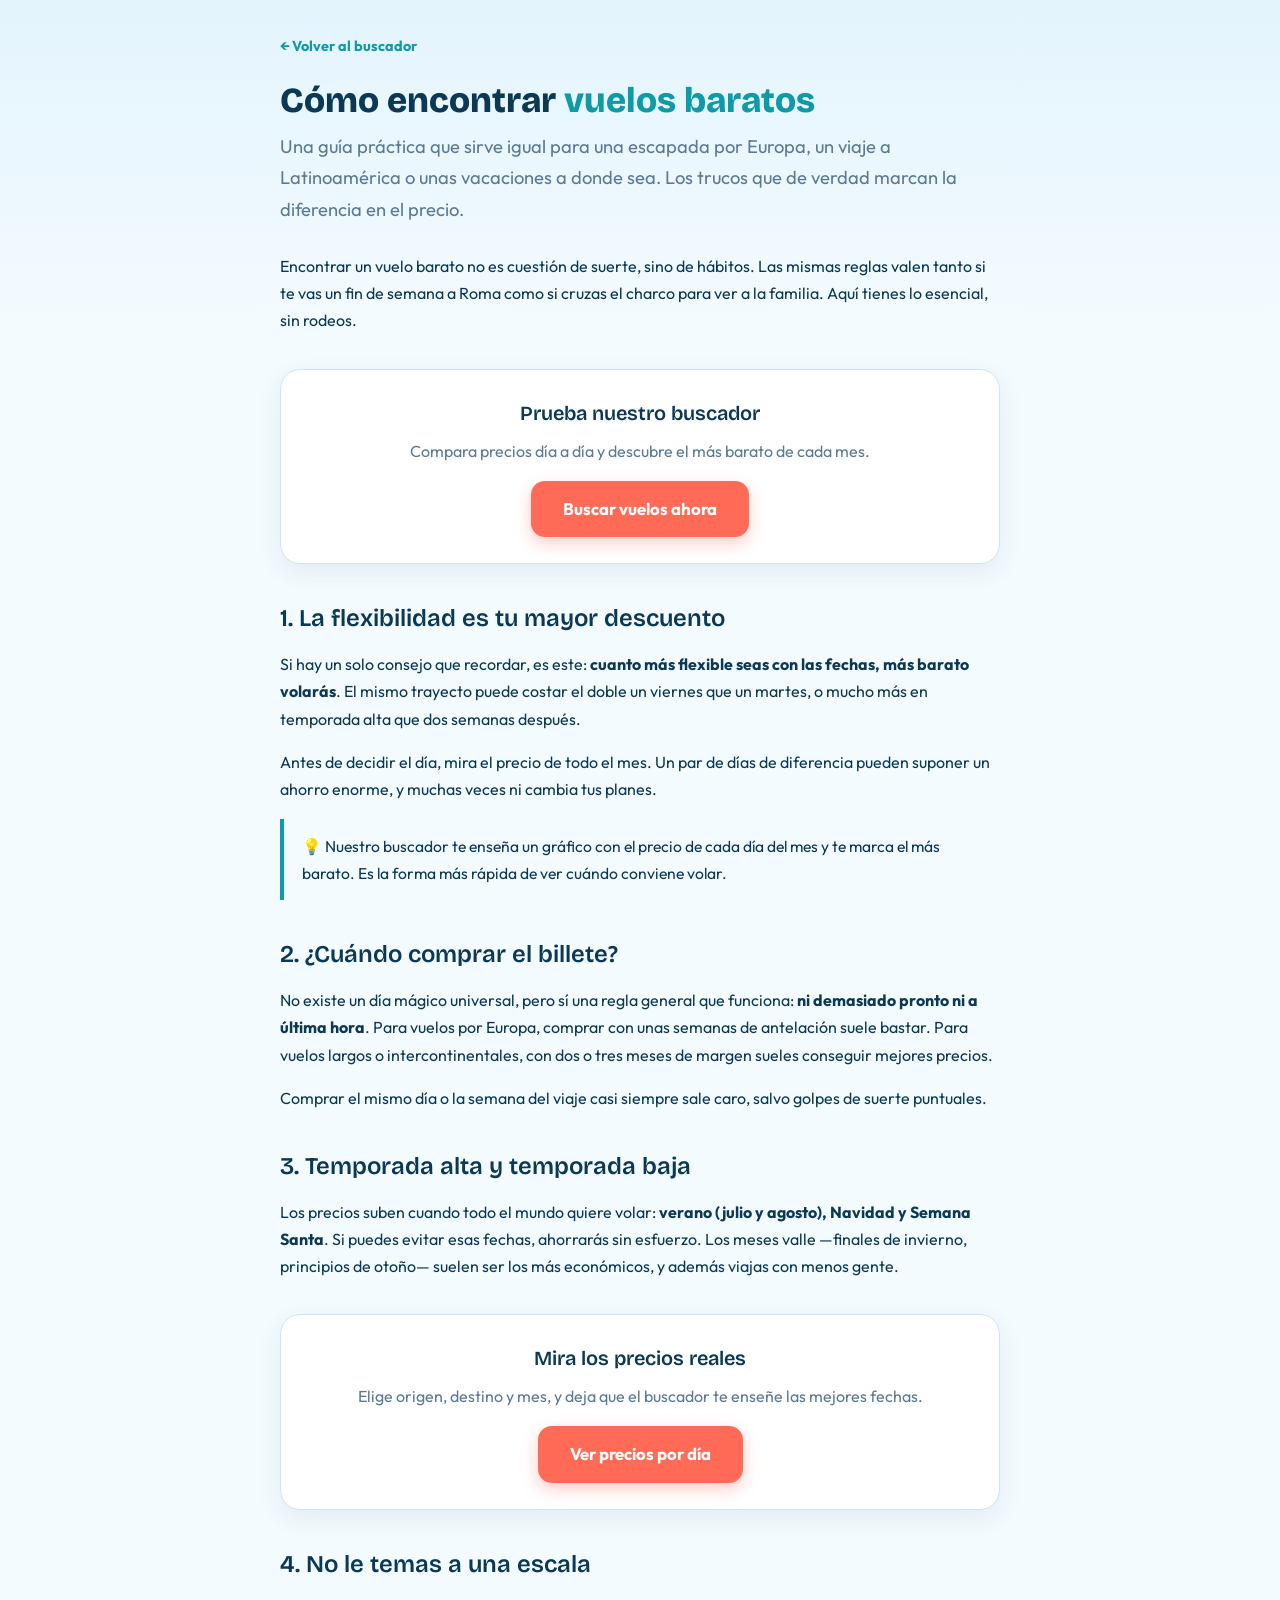
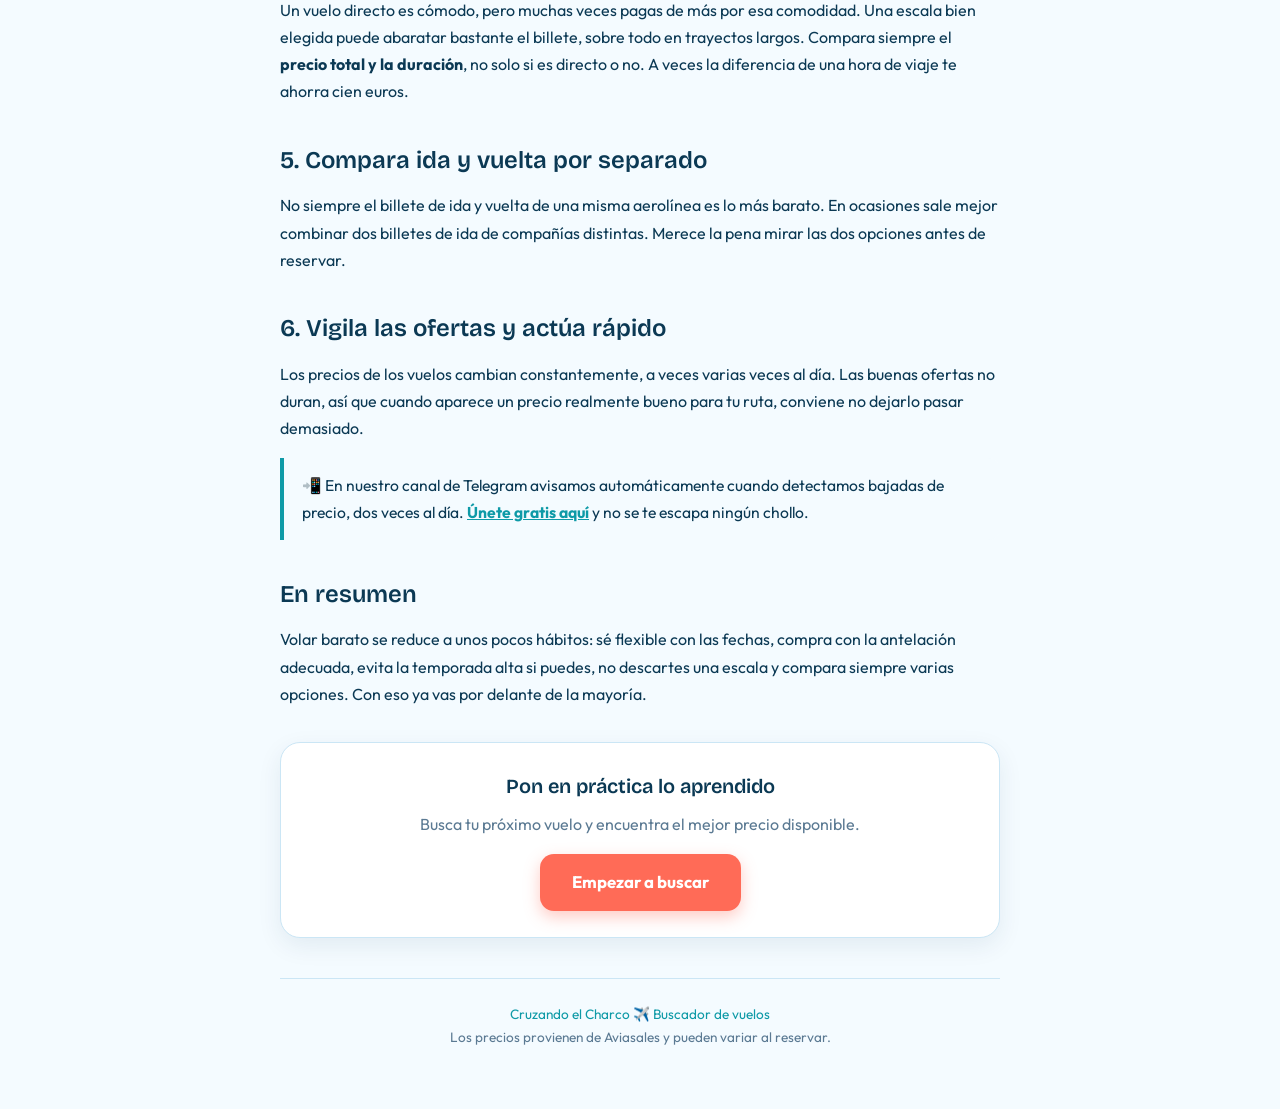
<file: como-encontrar-vuelos-baratos.html>
<!DOCTYPE html>
<html lang="es">
<head>
<meta charset="UTF-8">
<meta name="viewport" content="width=device-width, initial-scale=1">
<title>Cómo encontrar vuelos baratos: guía completa 2026 | Cruzando el Charco</title>
<meta name="description" content="Guía práctica para encontrar vuelos baratos: cuándo comprar, cómo ser flexible con las fechas, trucos de escalas y errores que te hacen pagar de más.">
<meta name="keywords" content="vuelos baratos, cómo encontrar vuelos baratos, trucos vuelos baratos, cuándo comprar vuelos, ofertas de vuelos, volar barato">
<link rel="canonical" href="https://cruzaelcharco.com/como-encontrar-vuelos-baratos.html">
<meta property="og:type" content="article">
<meta property="og:title" content="Cómo encontrar vuelos baratos: guía completa 2026">
<meta property="og:description" content="Cuándo comprar, cómo ser flexible, trucos de escalas y errores que te hacen pagar de más.">
<meta property="og:url" content="https://cruzaelcharco.com/como-encontrar-vuelos-baratos.html">
<meta property="og:image" content="https://cruzaelcharco.com/icon-512.png">
<meta property="og:locale" content="es_ES">
<link rel="icon" href="favicon.ico" sizes="any">
<link rel="icon" type="image/png" sizes="32x32" href="favicon-32.png">
<link rel="apple-touch-icon" href="apple-touch-icon.png">
<link href="https://fonts.googleapis.com/css2?family=Bricolage+Grotesque:wght@600;800&family=Outfit:wght@400;500;700&display=swap" rel="stylesheet">
<style>
  :root {
    --cielo:#E3F4FD;
    --horizonte:#F4FBFF;
    --nube:#FFFFFF;
    --tinta:#0B3954;
    --apagado:#5B7A93;
    --turquesa:#0E9AA7;
    --coral:#FF6B57;
    --borde:#CBE6F5;
  }
  * { box-sizing:border-box; margin:0; padding:0; }
  html { scroll-behavior:smooth; }
  body {
    font-family:'Outfit',sans-serif;
    background:linear-gradient(180deg, var(--cielo) 0%, var(--horizonte) 340px);
    color:var(--tinta);
    line-height:1.7;
  }
  .envoltorio { max-width:760px; margin:0 auto; padding:32px 20px 60px; }
  .volver {
    display:inline-block; color:var(--turquesa); text-decoration:none;
    font-weight:700; font-size:.9rem; margin-bottom:24px;
  }
  .volver:hover { text-decoration:underline; }
  h1 {
    font-family:'Bricolage Grotesque',sans-serif; font-weight:800;
    font-size:2.2rem; line-height:1.1; margin-bottom:10px;
  }
  h1 .mar { color:var(--turquesa); }
  .entradilla { font-size:1.15rem; color:var(--apagado); margin-bottom:28px; }
  h2 {
    font-family:'Bricolage Grotesque',sans-serif; font-weight:600;
    font-size:1.5rem; margin:34px 0 12px;
  }
  p { margin-bottom:16px; }
  ul { margin:0 0 16px 22px; }
  li { margin-bottom:8px; }
  strong { color:var(--tinta); }
  .caja-cta {
    background:var(--nube); border:1px solid var(--borde); border-radius:20px;
    padding:26px; text-align:center; margin:34px 0;
    box-shadow:0 8px 24px rgba(11,57,84,.08);
  }
  .caja-cta h3 {
    font-family:'Bricolage Grotesque',sans-serif; font-weight:600;
    font-size:1.25rem; margin-bottom:8px;
  }
  .caja-cta p { color:var(--apagado); margin-bottom:16px; }
  .boton {
    display:inline-block; background:var(--coral); color:#fff;
    text-decoration:none; font-weight:700; font-size:1.05rem;
    padding:14px 32px; border-radius:14px;
    box-shadow:0 6px 16px rgba(255,107,87,.35);
    transition:transform .15s;
  }
  .boton:hover { transform:translateY(-2px); }
  .dato {
    background:var(--horizonte); border-left:4px solid var(--turquesa);
    padding:14px 18px; border-radius:0 12px 12px 0; margin:16px 0;
    font-size:.98rem;
  }
  footer {
    text-align:center; color:var(--apagado); font-size:.85rem;
    margin-top:40px; padding-top:24px; border-top:1px solid var(--borde);
  }
  footer a { color:var(--turquesa); text-decoration:none; }
</style>
<script type="application/ld+json">
{
  "@context": "https://schema.org",
  "@type": "Article",
  "headline": "Cómo encontrar vuelos baratos: guía completa 2026",
  "description": "Guía práctica para encontrar vuelos baratos: cuándo comprar, cómo ser flexible con las fechas, trucos de escalas y errores que te hacen pagar de más.",
  "image": "https://cruzaelcharco.com/icon-512.png",
  "datePublished": "2026-07-25",
  "inLanguage": "es",
  "mainEntityOfPage": {
    "@type": "WebPage",
    "@id": "https://cruzaelcharco.com/como-encontrar-vuelos-baratos.html"
  },
  "publisher": {
    "@type": "Organization",
    "name": "Cruzando el Charco",
    "logo": {
      "@type": "ImageObject",
      "url": "https://cruzaelcharco.com/icon-512.png"
    }
  }
}
</script>
</head>
<body>
<div class="envoltorio">
  <a class="volver" href="/">← Volver al buscador</a>

  <h1>Cómo encontrar <span class="mar">vuelos baratos</span></h1>
  <p class="entradilla">Una guía práctica que sirve igual para una escapada por Europa, un viaje a Latinoamérica o unas vacaciones a donde sea. Los trucos que de verdad marcan la diferencia en el precio.</p>

  <p>Encontrar un vuelo barato no es cuestión de suerte, sino de hábitos. Las mismas reglas valen tanto si te vas un fin de semana a Roma como si cruzas el charco para ver a la familia. Aquí tienes lo esencial, sin rodeos.</p>

  <div class="caja-cta">
    <h3>Prueba nuestro buscador</h3>
    <p>Compara precios día a día y descubre el más barato de cada mes.</p>
    <a class="boton" href="/">Buscar vuelos ahora</a>
  </div>

  <h2>1. La flexibilidad es tu mayor descuento</h2>
  <p>Si hay un solo consejo que recordar, es este: <strong>cuanto más flexible seas con las fechas, más barato volarás</strong>. El mismo trayecto puede costar el doble un viernes que un martes, o mucho más en temporada alta que dos semanas después.</p>
  <p>Antes de decidir el día, mira el precio de todo el mes. Un par de días de diferencia pueden suponer un ahorro enorme, y muchas veces ni cambia tus planes.</p>

  <div class="dato">💡 Nuestro buscador te enseña un gráfico con el precio de cada día del mes y te marca el más barato. Es la forma más rápida de ver cuándo conviene volar.</div>

  <h2>2. ¿Cuándo comprar el billete?</h2>
  <p>No existe un día mágico universal, pero sí una regla general que funciona: <strong>ni demasiado pronto ni a última hora</strong>. Para vuelos por Europa, comprar con unas semanas de antelación suele bastar. Para vuelos largos o intercontinentales, con dos o tres meses de margen sueles conseguir mejores precios.</p>
  <p>Comprar el mismo día o la semana del viaje casi siempre sale caro, salvo golpes de suerte puntuales.</p>

  <h2>3. Temporada alta y temporada baja</h2>
  <p>Los precios suben cuando todo el mundo quiere volar: <strong>verano (julio y agosto), Navidad y Semana Santa</strong>. Si puedes evitar esas fechas, ahorrarás sin esfuerzo. Los meses valle —finales de invierno, principios de otoño— suelen ser los más económicos, y además viajas con menos gente.</p>

  <div class="caja-cta">
    <h3>Mira los precios reales</h3>
    <p>Elige origen, destino y mes, y deja que el buscador te enseñe las mejores fechas.</p>
    <a class="boton" href="/">Ver precios por día</a>
  </div>

  <h2>4. No le temas a una escala</h2>
  <p>Un vuelo directo es cómodo, pero muchas veces pagas de más por esa comodidad. Una escala bien elegida puede abaratar bastante el billete, sobre todo en trayectos largos. Compara siempre el <strong>precio total y la duración</strong>, no solo si es directo o no. A veces la diferencia de una hora de viaje te ahorra cien euros.</p>

  <h2>5. Compara ida y vuelta por separado</h2>
  <p>No siempre el billete de ida y vuelta de una misma aerolínea es lo más barato. En ocasiones sale mejor combinar dos billetes de ida de compañías distintas. Merece la pena mirar las dos opciones antes de reservar.</p>

  <h2>6. Vigila las ofertas y actúa rápido</h2>
  <p>Los precios de los vuelos cambian constantemente, a veces varias veces al día. Las buenas ofertas no duran, así que cuando aparece un precio realmente bueno para tu ruta, conviene no dejarlo pasar demasiado.</p>

  <div class="dato">📲 En nuestro canal de Telegram avisamos automáticamente cuando detectamos bajadas de precio, dos veces al día. <a href="https://t.me/cruzandoelcharco_vuelos" style="color:var(--turquesa);font-weight:700;">Únete gratis aquí</a> y no se te escapa ningún chollo.</div>

  <h2>En resumen</h2>
  <p>Volar barato se reduce a unos pocos hábitos: sé flexible con las fechas, compra con la antelación adecuada, evita la temporada alta si puedes, no descartes una escala y compara siempre varias opciones. Con eso ya vas por delante de la mayoría.</p>

  <div class="caja-cta">
    <h3>Pon en práctica lo aprendido</h3>
    <p>Busca tu próximo vuelo y encuentra el mejor precio disponible.</p>
    <a class="boton" href="/">Empezar a buscar</a>
  </div>

  <footer>
    <a href="/">Cruzando el Charco ✈️ Buscador de vuelos</a><br>
    Los precios provienen de Aviasales y pueden variar al reservar.
  </footer>
</div>
</body>
</html>
</file>
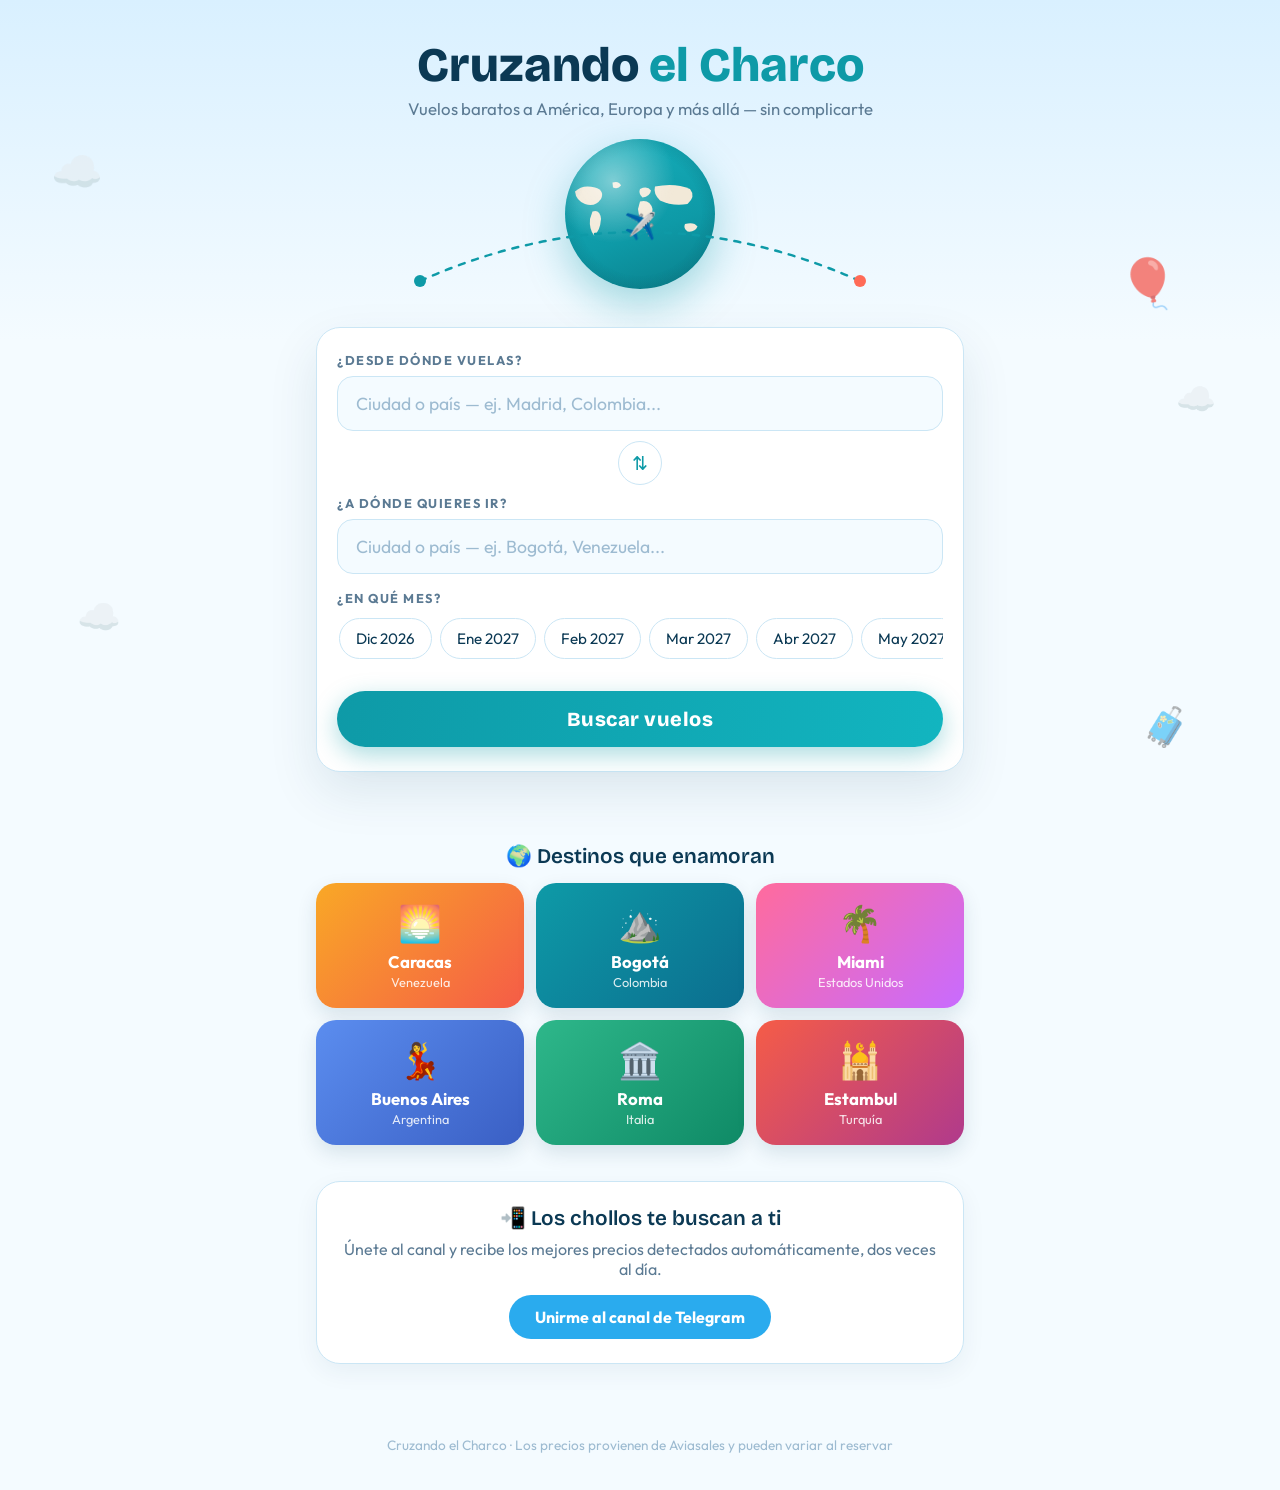
<file: index (10).html>
<!DOCTYPE html>
<html lang="es">
<head>
<meta charset="UTF-8">
<meta name="viewport" content="width=device-width, initial-scale=1">
<title>Cruzando el Charco ✈️ Buscador de vuelos</title>
<link href="https://fonts.googleapis.com/css2?family=Bricolage+Grotesque:wght@600;800&family=Outfit:wght@400;500;700&display=swap" rel="stylesheet">
<style>
  :root {
    --cielo:#D9F0FF;      /* celeste alto del cielo */
    --horizonte:#F4FBFF;  /* claridad del horizonte */
    --nube:#FFFFFF;       /* tarjetas */
    --tinta:#0B3954;      /* azul marino profundo (texto) */
    --apagado:#5B7A93;    /* texto secundario */
    --turquesa:#0E9AA7;   /* mar caribe */
    --coral:#FF6B57;      /* acción / reservar */
    --borde:#CBE6F5;
  }
  * { box-sizing:border-box; margin:0; padding:0; }
  html { scroll-behavior:smooth; }
  body {
    font-family:'Outfit',sans-serif;
    background:linear-gradient(180deg, var(--cielo) 0%, var(--horizonte) 340px);
    color:var(--tinta);
    min-height:100vh;
  }

  /* ---------- Cabecera con el charco ---------- */
  header { text-align:center; padding:40px 16px 8px; }
  header h1 {
    font-family:'Bricolage Grotesque',sans-serif;
    font-weight:800; font-size:clamp(1.9rem, 6vw, 3rem);
    line-height:1.05; color:var(--tinta);
  }
  header h1 .mar { color:var(--turquesa); }
  header p.lema { color:var(--apagado); margin-top:8px; font-size:1.05rem; }

  .charco { max-width:560px; margin:-96px auto 0; display:block; position:relative; z-index:2; }

  /* ---------- Globo terráqueo rotando ---------- */
  .globo {
    width:150px; height:150px; border-radius:50%;
    margin:20px auto 0; position:relative; overflow:hidden;
    background:linear-gradient(160deg, #17B0BD, #0E9AA7 60%, #0A7E8A);
    box-shadow:0 16px 40px rgba(14,154,167,.35);
  }
  .globo .tierra {
    position:absolute; top:0; left:0; height:100%; width:200%;
    background-image:url('data:image/svg+xml;utf8,%3Csvg xmlns="http://www.w3.org/2000/svg" viewBox="0 0 300 150"%3E%3Cg fill="%23F2E9D8"%3E%3Cpath d="M20 30 Q35 15 60 22 Q80 28 72 45 Q60 62 40 55 Q22 48 20 30 Z"/%3E%3Cpath d="M55 70 Q70 65 72 85 Q70 110 58 118 Q48 105 50 85 Z"/%3E%3Cpath d="M95 12 Q108 8 112 18 Q106 26 96 22 Z"/%3E%3Cpath d="M150 25 Q165 18 172 28 Q170 40 155 42 Q146 34 150 25 Z"/%3E%3Cpath d="M150 50 Q170 45 175 65 Q175 90 160 100 Q148 88 146 65 Z"/%3E%3Cpath d="M180 20 Q220 12 250 25 Q262 40 245 55 Q215 60 190 48 Q176 34 180 20 Z"/%3E%3Cpath d="M240 95 Q258 90 265 100 Q260 112 245 110 Q236 103 240 95 Z"/%3E%3C/g%3E%3C/svg%3E');
    background-size:50% 100%; background-repeat:repeat-x;
    animation:girar 16s linear infinite;
  }
  @keyframes girar { to { transform:translateX(-50%); } }
  .globo::after {
    content:""; position:absolute; inset:0; border-radius:50%;
    background:
      radial-gradient(circle at 32% 28%, rgba(255,255,255,.45), transparent 42%),
      radial-gradient(circle at 50% 50%, transparent 58%, rgba(7,60,70,.35) 100%);
    pointer-events:none;
  }
  @media (prefers-reduced-motion: reduce) { .globo .tierra { animation:none; } }
  .ruta-punteada {
    stroke:var(--turquesa); stroke-width:2.5; fill:none;
    stroke-dasharray:6 8; stroke-linecap:round;
    animation:volar 2.4s linear infinite;
  }
  @keyframes volar { to { stroke-dashoffset:-28; } }
  .avioncito { animation:balanceo 3s ease-in-out infinite; transform-origin:center; }
  @keyframes balanceo { 0%,100%{transform:translateY(0)} 50%{transform:translateY(-4px)} }
  @media (prefers-reduced-motion: reduce) {
    .ruta-punteada, .avioncito { animation:none; }
  }

  main { max-width:680px; margin:0 auto; padding:16px 16px 48px; }

  /* ---------- Formulario ---------- */
  .tarjeta {
    background:var(--nube);
    border:1px solid var(--borde);
    border-radius:24px;
    padding:24px 20px;
    box-shadow:0 20px 50px rgba(11,57,84,.10);
  }
  .campo { position:relative; margin-bottom:16px; }
  label {
    display:block; font-size:.8rem; font-weight:700;
    color:var(--apagado); letter-spacing:1.5px; text-transform:uppercase;
    margin-bottom:8px;
  }
  input[type=text] {
    width:100%; padding:15px 18px;
    border-radius:16px; border:1.5px solid var(--borde);
    background:var(--horizonte); color:var(--tinta);
    font-family:'Outfit',sans-serif; font-size:1.1rem;
    transition:border-color .2s;
  }
  input[type=text]::placeholder { color:#9DBBD1; }
  input[type=text]:focus { outline:none; border-color:var(--turquesa); }

  /* Botón de intercambio origen/destino */
  .intercambio { display:flex; justify-content:center; margin:-6px 0 10px; }
  .intercambio button {
    background:var(--nube); border:1.5px solid var(--borde);
    color:var(--turquesa); width:44px; height:44px; border-radius:50%;
    font-size:1.2rem; cursor:pointer; transition:transform .3s, border-color .2s;
  }
  .intercambio button:hover { border-color:var(--turquesa); transform:rotate(180deg); }

  /* Autocompletado */
  .sugerencias {
    position:absolute; z-index:20; left:0; right:0; top:calc(100% + 6px);
    background:var(--nube); border:1.5px solid var(--borde);
    border-radius:16px; overflow:hidden; display:none;
    max-height:280px; overflow-y:auto;
    box-shadow:0 16px 40px rgba(11,57,84,.18);
  }
  .sugerencias.abierta { display:block; }
  .sugerencia {
    padding:12px 18px; cursor:pointer; display:flex;
    justify-content:space-between; align-items:center; gap:12px;
  }
  .sugerencia:hover, .sugerencia.activa { background:var(--cielo); }
  .sugerencia .ciudad { font-weight:500; }
  .sugerencia .pais { color:var(--apagado); font-size:.85rem; }
  .sugerencia .iata {
    font-family:'Bricolage Grotesque',sans-serif; font-weight:600;
    color:var(--turquesa); font-size:.9rem; letter-spacing:1px;
  }

  /* Meses en pastillas */
  .meses { display:flex; gap:8px; overflow-x:auto; padding:4px 2px 8px; scrollbar-width:thin; }
  .mes {
    flex:0 0 auto; padding:10px 16px; border-radius:999px;
    border:1.5px solid var(--borde); background:var(--nube);
    color:var(--tinta); font-family:'Outfit',sans-serif; font-size:.95rem;
    cursor:pointer; white-space:nowrap; transition:all .15s;
  }
  .mes:hover { border-color:var(--turquesa); }
  .mes.elegido { background:var(--turquesa); border-color:var(--turquesa); color:#fff; font-weight:700; }

  .boton-buscar {
    width:100%; margin-top:8px;
    background:linear-gradient(100deg, var(--turquesa), #12B5C0);
    color:#fff;
    font-family:'Bricolage Grotesque',sans-serif;
    font-size:1.25rem; font-weight:800; letter-spacing:.5px;
    border:none; border-radius:999px; padding:16px;
    cursor:pointer; transition:transform .15s, box-shadow .15s;
    box-shadow:0 8px 24px rgba(14,154,167,.35);
  }
  .boton-buscar:hover { transform:translateY(-2px); box-shadow:0 12px 32px rgba(14,154,167,.45); }
  .boton-buscar:active { transform:scale(.98); }

  #estado { text-align:center; padding:22px 8px; color:var(--apagado); }

  /* ---------- Resultados ---------- */
  .vuelo {
    background:var(--nube); border:1px solid var(--borde);
    border-radius:20px; padding:18px 20px; margin-top:14px;
    display:flex; justify-content:space-between; align-items:center;
    gap:14px; flex-wrap:wrap;
    animation:aparecer .35s ease both;
    box-shadow:0 8px 24px rgba(11,57,84,.06);
  }
  @keyframes aparecer { from{opacity:0; transform:translateY(10px)} to{opacity:1; transform:none} }
  .vuelo .info { flex:1; min-width:190px; }
  .vuelo .trayecto {
    font-family:'Bricolage Grotesque',sans-serif; font-weight:600; font-size:1.25rem;
    display:flex; align-items:center; gap:8px;
  }
  .vuelo .trayecto .flecha { color:var(--turquesa); }
  .vuelo .detalle { font-size:.9rem; color:var(--apagado); margin-top:6px; }
  .vuelo .etiqueta-directo {
    display:inline-block; margin-left:6px; padding:2px 10px;
    background:rgba(16,185,129,.12); color:#0F9D6E;
    border-radius:999px; font-size:.78rem; font-weight:500;
  }
  .vuelo .precio {
    font-family:'Bricolage Grotesque',sans-serif; font-weight:800;
    font-size:2rem; color:var(--tinta); white-space:nowrap;
  }
  .vuelo a.reservar {
    background:var(--coral);
    color:#fff; text-decoration:none; font-weight:700;
    padding:12px 24px; border-radius:999px; font-size:1rem;
    transition:transform .15s, box-shadow .15s;
    box-shadow:0 6px 18px rgba(255,107,87,.35);
  }
  .vuelo a.reservar:hover { transform:translateY(-2px); box-shadow:0 10px 24px rgba(255,107,87,.45); }

  /* ---------- Pie con Telegram ---------- */
  .telegram {
    margin-top:36px; text-align:center;
    background:var(--nube); border:1px solid var(--borde);
    border-radius:24px; padding:24px 20px;
    box-shadow:0 8px 24px rgba(11,57,84,.06);
  }
  .telegram h2 { font-family:'Bricolage Grotesque',sans-serif; font-weight:600; font-size:1.3rem; }
  .telegram p { color:var(--apagado); margin:8px 0 16px; }
  .telegram a {
    display:inline-block; background:#2AABEE; color:#fff;
    text-decoration:none; font-weight:700; padding:12px 26px;
    border-radius:999px; transition:transform .15s;
  }
  .telegram a:hover { transform:translateY(-2px); }

  footer { text-align:center; color:#9DBBD1; font-size:.85rem; padding:24px 16px 36px; }

  /* ---------- Decoración flotante en los laterales ---------- */
  .decor {
    position:fixed; font-size:2.6rem; opacity:.5; z-index:0;
    pointer-events:none; user-select:none;
    animation:flotar 7s ease-in-out infinite;
  }
  .decor.n1 { top:16%; left:4%; }
  .decor.n2 { top:42%; right:5%; font-size:2rem; animation-delay:1.6s; }
  .decor.n3 { top:66%; left:6%; font-size:2.2rem; animation-delay:3s; }
  .decor.globo-aero { top:28%; right:8%; font-size:3rem; animation-delay:.8s; opacity:.65; }
  .decor.maleta { top:78%; right:7%; font-size:2.4rem; animation-delay:2.2s; }
  @keyframes flotar { 0%,100%{transform:translateY(0)} 50%{transform:translateY(-16px)} }
  @media (max-width:900px) { .decor { display:none; } }
  @media (prefers-reduced-motion: reduce) { .decor { animation:none; } }
  header, main { position:relative; z-index:1; }

  /* ---------- Destinos populares ---------- */
  .destinos { margin-top:28px; }
  .destinos h2 {
    font-family:'Bricolage Grotesque',sans-serif; font-weight:600;
    font-size:1.3rem; text-align:center; margin-bottom:14px;
  }
  .rejilla-destinos {
    display:grid; grid-template-columns:repeat(3, 1fr); gap:12px;
  }
  @media (max-width:560px) { .rejilla-destinos { grid-template-columns:repeat(2, 1fr); } }
  .destino {
    border:none; border-radius:20px; padding:18px 12px; cursor:pointer;
    text-align:center; color:#fff; font-family:'Outfit',sans-serif;
    transition:transform .15s, box-shadow .15s;
    box-shadow:0 8px 20px rgba(11,57,84,.12);
  }
  .destino:hover { transform:translateY(-4px); box-shadow:0 14px 30px rgba(11,57,84,.2); }
  .destino .emoji { font-size:2.2rem; display:block; margin-bottom:6px; }
  .destino .nombre { font-weight:700; font-size:1.05rem; display:block; }
  .destino .pais { font-size:.8rem; opacity:.85; display:block; margin-top:2px; }
  .d-caracas   { background:linear-gradient(135deg,#F9A826,#F55C47); }
  .d-bogota    { background:linear-gradient(135deg,#0E9AA7,#0B6E8F); }
  .d-miami     { background:linear-gradient(135deg,#FF6B9D,#C86BFF); }
  .d-buenosaires { background:linear-gradient(135deg,#5B8DEF,#3A5FC4); }
  .d-roma      { background:linear-gradient(135deg,#2EB78A,#0F8A66); }
  .d-estambul  { background:linear-gradient(135deg,#F55C47,#B03A8C); }
</style>
</head>
<body>

<span class="decor n1" aria-hidden="true">☁️</span>
<span class="decor n2" aria-hidden="true">☁️</span>
<span class="decor n3" aria-hidden="true">☁️</span>
<span class="decor globo-aero" aria-hidden="true">🎈</span>
<span class="decor maleta" aria-hidden="true">🧳</span>

<header>
  <h1>Cruzando <span class="mar">el Charco</span></h1>
  <p class="lema">Vuelos baratos a América, Europa y más allá — sin complicarte</p>
  <div class="globo" aria-hidden="true"><div class="tierra"></div></div>
  <svg class="charco" viewBox="0 0 560 110" xmlns="http://www.w3.org/2000/svg" aria-hidden="true">
    <path class="ruta-punteada" d="M 60 88 Q 280 -10 500 88"/>
    <circle cx="60" cy="88" r="6" fill="#0E9AA7"/>
    <circle cx="500" cy="88" r="6" fill="#FF6B57"/>
    <g class="avioncito">
      <text x="280" y="42" font-size="26" text-anchor="middle">✈️</text>
    </g>
  </svg>
</header>

<main>
  <div class="tarjeta">
    <div class="campo">
      <label for="origen">¿Desde dónde vuelas?</label>
      <input type="text" id="origen" placeholder="Ciudad o país — ej. Madrid, Colombia..." autocomplete="off">
      <div class="sugerencias" id="sug-origen"></div>
    </div>

    <div class="intercambio">
      <button type="button" id="btn-intercambio" title="Intercambiar origen y destino" aria-label="Intercambiar origen y destino">⇅</button>
    </div>

    <div class="campo">
      <label for="destino">¿A dónde quieres ir?</label>
      <input type="text" id="destino" placeholder="Ciudad o país — ej. Bogotá, Venezuela..." autocomplete="off">
      <div class="sugerencias" id="sug-destino"></div>
    </div>

    <div class="campo">
      <label>¿En qué mes?</label>
      <div class="meses" id="meses"></div>
    </div>

    <button class="boton-buscar" id="buscar">Buscar vuelos</button>
  </div>

  <div id="estado"></div>
  <div id="resultados"></div>

  <div class="destinos">
    <h2>🌍 Destinos que enamoran</h2>
    <div class="rejilla-destinos">
      <button type="button" class="destino d-caracas" data-iata="CCS" data-ciudad="Caracas">
        <span class="emoji">🌅</span><span class="nombre">Caracas</span><span class="pais">Venezuela</span>
      </button>
      <button type="button" class="destino d-bogota" data-iata="BOG" data-ciudad="Bogotá">
        <span class="emoji">⛰️</span><span class="nombre">Bogotá</span><span class="pais">Colombia</span>
      </button>
      <button type="button" class="destino d-miami" data-iata="MIA" data-ciudad="Miami">
        <span class="emoji">🌴</span><span class="nombre">Miami</span><span class="pais">Estados Unidos</span>
      </button>
      <button type="button" class="destino d-buenosaires" data-iata="EZE" data-ciudad="Buenos Aires">
        <span class="emoji">💃</span><span class="nombre">Buenos Aires</span><span class="pais">Argentina</span>
      </button>
      <button type="button" class="destino d-roma" data-iata="FCO" data-ciudad="Roma">
        <span class="emoji">🏛️</span><span class="nombre">Roma</span><span class="pais">Italia</span>
      </button>
      <button type="button" class="destino d-estambul" data-iata="IST" data-ciudad="Estambul">
        <span class="emoji">🕌</span><span class="nombre">Estambul</span><span class="pais">Turquía</span>
      </button>
    </div>
  </div>


  <div class="telegram">
    <h2>📲 Los chollos te buscan a ti</h2>
    <p>Únete al canal y recibe los mejores precios detectados automáticamente, dos veces al día.</p>
    <a href="https://t.me/cruzandoelcharco_vuelos" target="_blank" rel="noopener">Unirme al canal de Telegram</a>
  </div>
</main>

<footer>Cruzando el Charco · Los precios provienen de Aviasales y pueden variar al reservar</footer>

<script>
const BACKEND = "https://buscadora-vuelos.onrender.com";
const MARKER = "748938";

/* ---------- Aeropuertos: ciudad, país, IATA ---------- */
const AEROPUERTOS = [
  /* España */
  ["Madrid","España","MAD"],["Barcelona","España","BCN"],["Valencia","España","VLC"],
  ["Málaga","España","AGP"],["Sevilla","España","SVQ"],["Palma de Mallorca","España","PMI"],
  ["Alicante","España","ALC"],["Bilbao","España","BIO"],["Tenerife Norte","España","TFN"],
  ["Tenerife Sur","España","TFS"],["Gran Canaria","España","LPA"],["Santiago de Compostela","España","SCQ"],
  /* Venezuela */
  ["Caracas","Venezuela","CCS"],["Maracaibo","Venezuela","MAR"],["Valencia","Venezuela","VLN"],
  ["Barcelona","Venezuela","BLA"],["Porlamar (Margarita)","Venezuela","PMV"],
  /* Colombia */
  ["Bogotá","Colombia","BOG"],["Medellín","Colombia","MDE"],["Cali","Colombia","CLO"],
  ["Cartagena","Colombia","CTG"],["Barranquilla","Colombia","BAQ"],["Pereira","Colombia","PEI"],
  /* Estados Unidos */
  ["Miami","Estados Unidos","MIA"],["Nueva York (JFK)","Estados Unidos","JFK"],
  ["Orlando","Estados Unidos","MCO"],["Houston","Estados Unidos","IAH"],["Los Ángeles","Estados Unidos","LAX"],
  /* Cono Sur */
  ["Santiago de Chile","Chile","SCL"],["Buenos Aires (Ezeiza)","Argentina","EZE"],
  ["Montevideo","Uruguay","MVD"],["Asunción","Paraguay","ASU"],
  /* Andinos */
  ["Lima","Perú","LIM"],["Quito","Ecuador","UIO"],["Guayaquil","Ecuador","GYE"],
  ["La Paz","Bolivia","LPB"],["Santa Cruz","Bolivia","VVI"],
  /* Caribe y Centroamérica */
  ["Santo Domingo","República Dominicana","SDQ"],["Punta Cana","República Dominicana","PUJ"],
  ["La Habana","Cuba","HAV"],["San Juan","Puerto Rico","SJU"],["Panamá","Panamá","PTY"],
  ["San José","Costa Rica","SJO"],["Ciudad de Guatemala","Guatemala","GUA"],
  ["San Pedro Sula","Honduras","SAP"],["San Salvador","El Salvador","SAL"],
  /* México y Brasil */
  ["Ciudad de México","México","MEX"],["Cancún","México","CUN"],["Guadalajara","México","GDL"],
  ["São Paulo","Brasil","GRU"],["Río de Janeiro","Brasil","GIG"],
  /* Europa */
  ["Lisboa","Portugal","LIS"],["Oporto","Portugal","OPO"],
  ["París","Francia","CDG"],["Roma","Italia","FCO"],["Milán","Italia","MXP"],
  ["Venecia","Italia","VCE"],["Nápoles","Italia","NAP"],
  ["Londres","Reino Unido","LHR"],["Dublín","Irlanda","DUB"],
  ["Ámsterdam","Países Bajos","AMS"],["Bruselas","Bélgica","BRU"],
  ["Berlín","Alemania","BER"],["Frankfurt","Alemania","FRA"],["Múnich","Alemania","MUC"],
  ["Viena","Austria","VIE"],["Zúrich","Suiza","ZRH"],["Ginebra","Suiza","GVA"],
  ["Praga","Chequia","PRG"],["Budapest","Hungría","BUD"],["Varsovia","Polonia","WAW"],
  ["Atenas","Grecia","ATH"],["Estambul","Turquía","IST"],
  ["Copenhague","Dinamarca","CPH"],["Estocolmo","Suecia","ARN"],["Oslo","Noruega","OSL"],
  ["Bucarest","Rumanía","OTP"],
  /* África cercana */
  ["Marrakech","Marruecos","RAK"],["Casablanca","Marruecos","CMN"],["El Cairo","Egipto","CAI"]
];

/* Quita tildes y pasa a minúsculas para comparar */
function normalizar(t) {
  return t.toLowerCase().normalize("NFD").replace(/[\u0300-\u036f]/g, "");
}

/* ---------- Autocompletado ---------- */
const seleccion = { origen:null, destino:null };

function montarAutocompletado(idInput, idLista, clave) {
  const input = document.getElementById(idInput);
  const lista = document.getElementById(idLista);

  function cerrar() { lista.classList.remove("abierta"); lista.innerHTML = ""; }

  function pintar(coincidencias) {
    lista.innerHTML = "";
    coincidencias.slice(0, 8).forEach(([ciudad, pais, iata]) => {
      const fila = document.createElement("div");
      fila.className = "sugerencia";
      fila.innerHTML = `<span><span class="ciudad">${ciudad}</span> <span class="pais">· ${pais}</span></span><span class="iata">${iata}</span>`;
      fila.addEventListener("mousedown", () => {   /* mousedown gana al blur */
        seleccion[clave] = iata;
        input.value = `${ciudad} (${iata})`;
        cerrar();
      });
      lista.appendChild(fila);
    });
    lista.classList.toggle("abierta", coincidencias.length > 0);
  }

  input.addEventListener("input", () => {
    seleccion[clave] = null;                      /* si edita, invalida lo elegido */
    const q = normalizar(input.value.trim());
    if (q.length < 2) { cerrar(); return; }
    const coincidencias = AEROPUERTOS.filter(([ciudad, pais, iata]) =>
      normalizar(ciudad).includes(q) ||
      normalizar(pais).includes(q) ||
      iata.toLowerCase() === q
    );
    pintar(coincidencias);
  });

  input.addEventListener("blur", () => setTimeout(cerrar, 150));
  input.addEventListener("focus", () => { if (input.value.trim().length >= 2) input.dispatchEvent(new Event("input")); });
}

montarAutocompletado("origen", "sug-origen", "origen");
montarAutocompletado("destino", "sug-destino", "destino");

/* Intercambiar origen y destino */
document.getElementById("btn-intercambio").addEventListener("click", () => {
  const iOrigen = document.getElementById("origen");
  const iDestino = document.getElementById("destino");
  [iOrigen.value, iDestino.value] = [iDestino.value, iOrigen.value];
  [seleccion.origen, seleccion.destino] = [seleccion.destino, seleccion.origen];
});

/* Tarjetas de destinos populares: tocar = rellenar destino */
document.querySelectorAll(".destino").forEach(tarjeta => {
  tarjeta.addEventListener("click", () => {
    seleccion.destino = tarjeta.dataset.iata;
    document.getElementById("destino").value = `${tarjeta.dataset.ciudad} (${tarjeta.dataset.iata})`;
    document.querySelector(".tarjeta").scrollIntoView({ behavior:"smooth", block:"start" });
    if (!seleccion.origen) document.getElementById("origen").focus();
  });
});

/* ---------- Pastillas de meses (los próximos 12) ---------- */
const NOMBRES_MES = ["Ene","Feb","Mar","Abr","May","Jun","Jul","Ago","Sep","Oct","Nov","Dic"];
let mesElegido = null;

(function montarMeses() {
  const cont = document.getElementById("meses");
  const hoy = new Date();
  for (let i = 0; i < 12; i++) {
    const d = new Date(hoy.getFullYear(), hoy.getMonth() + i, 1);
    const valor = `${d.getFullYear()}-${String(d.getMonth() + 1).padStart(2, "0")}`;
    const pastilla = document.createElement("button");
    pastilla.type = "button";
    pastilla.className = "mes";
    pastilla.textContent = `${NOMBRES_MES[d.getMonth()]} ${d.getFullYear()}`;
    pastilla.addEventListener("click", () => {
      document.querySelectorAll(".mes").forEach(m => m.classList.remove("elegido"));
      pastilla.classList.add("elegido");
      mesElegido = valor;
    });
    cont.appendChild(pastilla);
  }
})();

/* ---------- Búsqueda ---------- */
const estado = document.getElementById("estado");
const resultados = document.getElementById("resultados");

document.getElementById("buscar").addEventListener("click", async () => {
  resultados.innerHTML = "";

  if (!seleccion.origen) { estado.textContent = "Elige el origen de la lista de sugerencias 👆"; return; }
  if (!seleccion.destino) { estado.textContent = "Elige el destino de la lista de sugerencias 👆"; return; }
  if (!mesElegido) { estado.textContent = "Toca el mes en el que quieres viajar 👆"; return; }

  estado.textContent = "Buscando... ✈️ (la primera búsqueda del día puede tardar hasta un minuto)";

  try {
    const r = await fetch(`${BACKEND}/buscar?origen=${seleccion.origen}&destino=${seleccion.destino}&fecha=${mesElegido}`);
    if (!r.ok) throw new Error("Error del servidor");
    const data = await r.json();
    const vuelos = data.data || [];

    if (vuelos.length === 0) {
      estado.textContent = "No encontramos precios para esa ruta y mes. Prueba otro mes u otra ciudad cercana.";
      return;
    }

    estado.textContent = `${vuelos.length} vuelo(s) encontrados — precio por trayecto`;

    vuelos.forEach(v => {
      const horas = Math.floor(v.duration_to / 60);
      const mins = v.duration_to % 60;
      const directo = v.transfers === 0;
      const escalas = directo ? "" : ` · ${v.transfers} escala(s)`;
      const dia = v.departure_at ? v.departure_at.slice(0, 10) : "";
      const enlace = `https://www.aviasales.es${v.link}&marker=${MARKER}`;

      const div = document.createElement("div");
      div.className = "vuelo";
      div.innerHTML = `
        <div class="info">
          <div class="trayecto">${v.origin} <span class="flecha">✈</span> ${v.destination}
            ${directo ? '<span class="etiqueta-directo">Directo</span>' : ''}
          </div>
          <div class="detalle">${dia} · ${v.airline} · ${horas}h ${mins}min${escalas}</div>
        </div>
        <div class="precio">${v.price}€</div>
        <a class="reservar" href="${enlace}" target="_blank" rel="noopener">Reservar</a>`;
      resultados.appendChild(div);
    });
  } catch (err) {
    estado.textContent = "No pudimos completar la búsqueda. Espera unos segundos y reintenta.";
  }
});
</script>
</body>
</html>
</file>
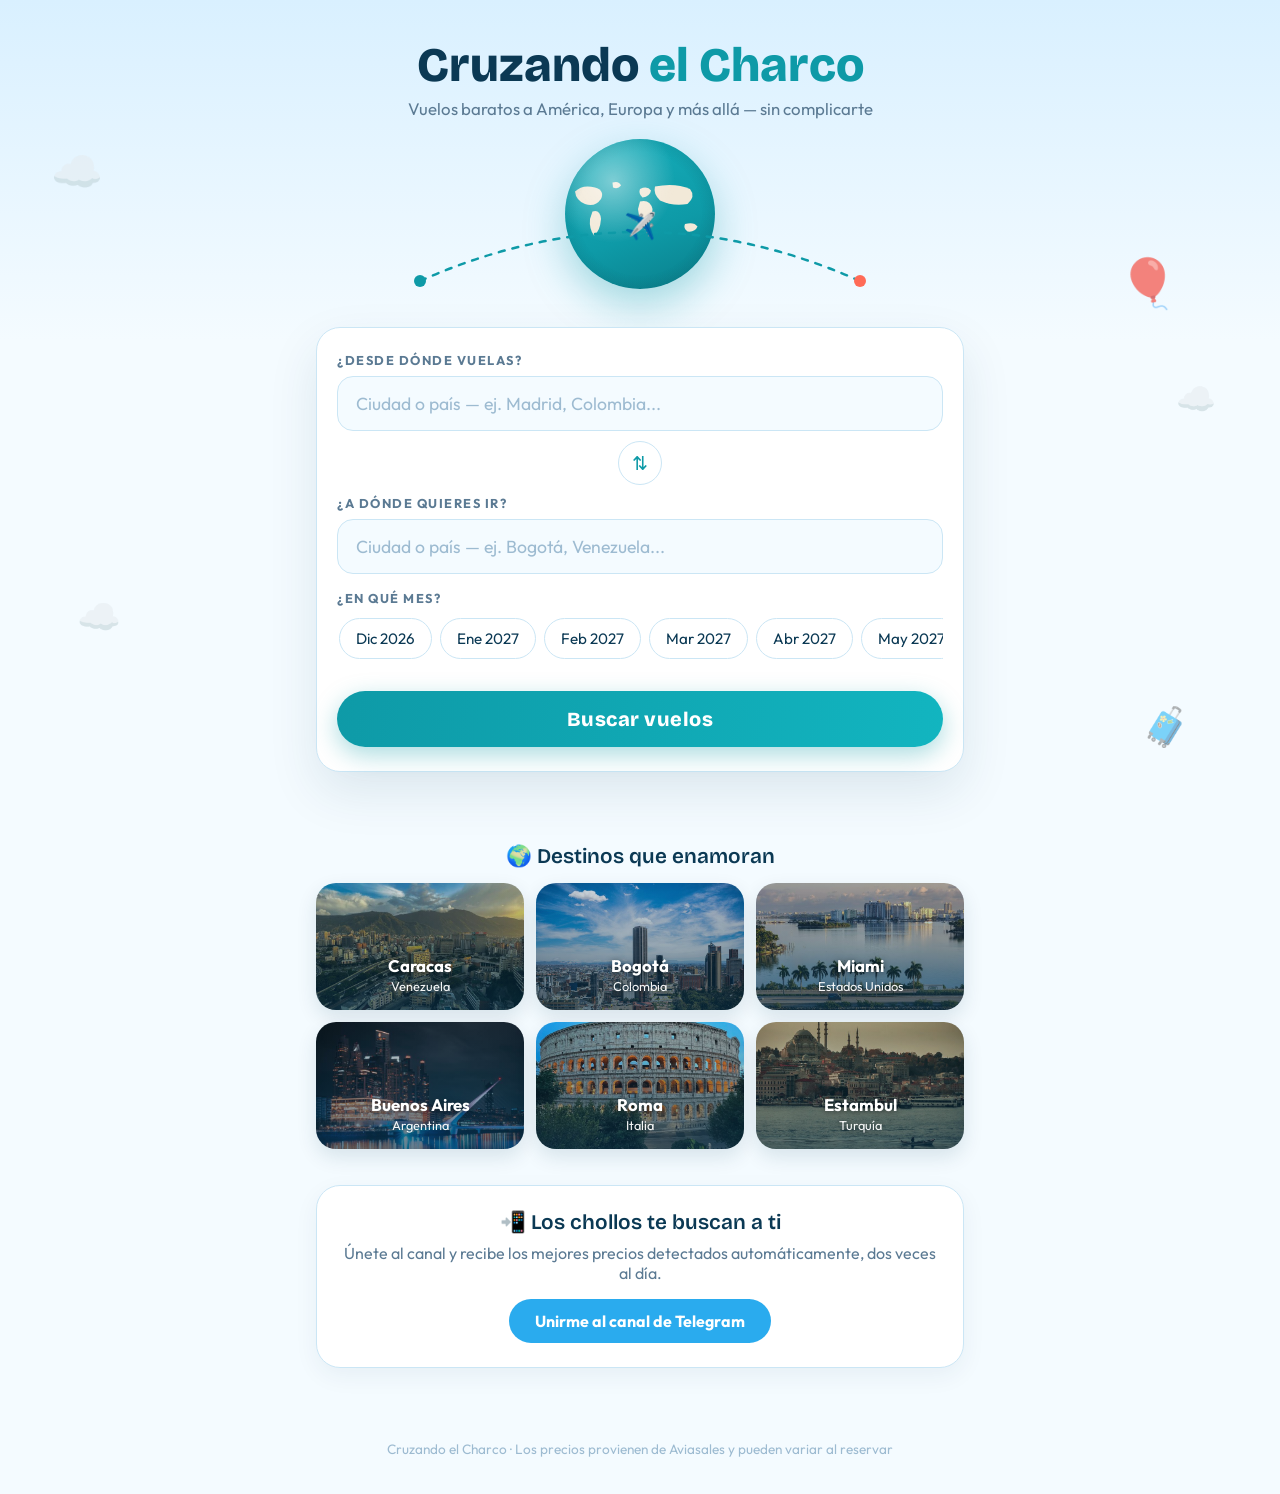
<file: index (11).html>
<!DOCTYPE html>
<html lang="es">
<head>
<meta charset="UTF-8">
<meta name="viewport" content="width=device-width, initial-scale=1">
<title>Cruzando el Charco ✈️ Buscador de vuelos</title>
<link href="https://fonts.googleapis.com/css2?family=Bricolage+Grotesque:wght@600;800&family=Outfit:wght@400;500;700&display=swap" rel="stylesheet">
<style>
  :root {
    --cielo:#D9F0FF;      /* celeste alto del cielo */
    --horizonte:#F4FBFF;  /* claridad del horizonte */
    --nube:#FFFFFF;       /* tarjetas */
    --tinta:#0B3954;      /* azul marino profundo (texto) */
    --apagado:#5B7A93;    /* texto secundario */
    --turquesa:#0E9AA7;   /* mar caribe */
    --coral:#FF6B57;      /* acción / reservar */
    --borde:#CBE6F5;
  }
  * { box-sizing:border-box; margin:0; padding:0; }
  html { scroll-behavior:smooth; }
  body {
    font-family:'Outfit',sans-serif;
    background:linear-gradient(180deg, var(--cielo) 0%, var(--horizonte) 340px);
    color:var(--tinta);
    min-height:100vh;
  }

  /* ---------- Cabecera con el charco ---------- */
  header { text-align:center; padding:40px 16px 8px; }
  header h1 {
    font-family:'Bricolage Grotesque',sans-serif;
    font-weight:800; font-size:clamp(1.9rem, 6vw, 3rem);
    line-height:1.05; color:var(--tinta);
  }
  header h1 .mar { color:var(--turquesa); }
  header p.lema { color:var(--apagado); margin-top:8px; font-size:1.05rem; }

  .charco { max-width:560px; margin:-96px auto 0; display:block; position:relative; z-index:2; }

  /* ---------- Globo terráqueo rotando ---------- */
  .globo {
    width:150px; height:150px; border-radius:50%;
    margin:20px auto 0; position:relative; overflow:hidden;
    background:linear-gradient(160deg, #17B0BD, #0E9AA7 60%, #0A7E8A);
    box-shadow:0 16px 40px rgba(14,154,167,.35);
  }
  .globo .tierra {
    position:absolute; top:0; left:0; height:100%; width:200%;
    background-image:url('data:image/svg+xml;utf8,%3Csvg xmlns="http://www.w3.org/2000/svg" viewBox="0 0 300 150"%3E%3Cg fill="%23F2E9D8"%3E%3Cpath d="M20 30 Q35 15 60 22 Q80 28 72 45 Q60 62 40 55 Q22 48 20 30 Z"/%3E%3Cpath d="M55 70 Q70 65 72 85 Q70 110 58 118 Q48 105 50 85 Z"/%3E%3Cpath d="M95 12 Q108 8 112 18 Q106 26 96 22 Z"/%3E%3Cpath d="M150 25 Q165 18 172 28 Q170 40 155 42 Q146 34 150 25 Z"/%3E%3Cpath d="M150 50 Q170 45 175 65 Q175 90 160 100 Q148 88 146 65 Z"/%3E%3Cpath d="M180 20 Q220 12 250 25 Q262 40 245 55 Q215 60 190 48 Q176 34 180 20 Z"/%3E%3Cpath d="M240 95 Q258 90 265 100 Q260 112 245 110 Q236 103 240 95 Z"/%3E%3C/g%3E%3C/svg%3E');
    background-size:50% 100%; background-repeat:repeat-x;
    animation:girar 16s linear infinite;
  }
  @keyframes girar { to { transform:translateX(-50%); } }
  .globo::after {
    content:""; position:absolute; inset:0; border-radius:50%;
    background:
      radial-gradient(circle at 32% 28%, rgba(255,255,255,.45), transparent 42%),
      radial-gradient(circle at 50% 50%, transparent 58%, rgba(7,60,70,.35) 100%);
    pointer-events:none;
  }
  @media (prefers-reduced-motion: reduce) { .globo .tierra { animation:none; } }
  .ruta-punteada {
    stroke:var(--turquesa); stroke-width:2.5; fill:none;
    stroke-dasharray:6 8; stroke-linecap:round;
    animation:volar 2.4s linear infinite;
  }
  @keyframes volar { to { stroke-dashoffset:-28; } }
  .avioncito { animation:balanceo 3s ease-in-out infinite; transform-origin:center; }
  @keyframes balanceo { 0%,100%{transform:translateY(0)} 50%{transform:translateY(-4px)} }
  @media (prefers-reduced-motion: reduce) {
    .ruta-punteada, .avioncito { animation:none; }
  }

  main { max-width:680px; margin:0 auto; padding:16px 16px 48px; }

  /* ---------- Formulario ---------- */
  .tarjeta {
    background:var(--nube);
    border:1px solid var(--borde);
    border-radius:24px;
    padding:24px 20px;
    box-shadow:0 20px 50px rgba(11,57,84,.10);
  }
  .campo { position:relative; margin-bottom:16px; }
  label {
    display:block; font-size:.8rem; font-weight:700;
    color:var(--apagado); letter-spacing:1.5px; text-transform:uppercase;
    margin-bottom:8px;
  }
  input[type=text] {
    width:100%; padding:15px 18px;
    border-radius:16px; border:1.5px solid var(--borde);
    background:var(--horizonte); color:var(--tinta);
    font-family:'Outfit',sans-serif; font-size:1.1rem;
    transition:border-color .2s;
  }
  input[type=text]::placeholder { color:#9DBBD1; }
  input[type=text]:focus { outline:none; border-color:var(--turquesa); }

  /* Botón de intercambio origen/destino */
  .intercambio { display:flex; justify-content:center; margin:-6px 0 10px; }
  .intercambio button {
    background:var(--nube); border:1.5px solid var(--borde);
    color:var(--turquesa); width:44px; height:44px; border-radius:50%;
    font-size:1.2rem; cursor:pointer; transition:transform .3s, border-color .2s;
  }
  .intercambio button:hover { border-color:var(--turquesa); transform:rotate(180deg); }

  /* Autocompletado */
  .sugerencias {
    position:absolute; z-index:20; left:0; right:0; top:calc(100% + 6px);
    background:var(--nube); border:1.5px solid var(--borde);
    border-radius:16px; overflow:hidden; display:none;
    max-height:280px; overflow-y:auto;
    box-shadow:0 16px 40px rgba(11,57,84,.18);
  }
  .sugerencias.abierta { display:block; }
  .sugerencia {
    padding:12px 18px; cursor:pointer; display:flex;
    justify-content:space-between; align-items:center; gap:12px;
  }
  .sugerencia:hover, .sugerencia.activa { background:var(--cielo); }
  .sugerencia .ciudad { font-weight:500; }
  .sugerencia .pais { color:var(--apagado); font-size:.85rem; }
  .sugerencia .iata {
    font-family:'Bricolage Grotesque',sans-serif; font-weight:600;
    color:var(--turquesa); font-size:.9rem; letter-spacing:1px;
  }

  /* Meses en pastillas */
  .meses { display:flex; gap:8px; overflow-x:auto; padding:4px 2px 8px; scrollbar-width:thin; }
  .mes {
    flex:0 0 auto; padding:10px 16px; border-radius:999px;
    border:1.5px solid var(--borde); background:var(--nube);
    color:var(--tinta); font-family:'Outfit',sans-serif; font-size:.95rem;
    cursor:pointer; white-space:nowrap; transition:all .15s;
  }
  .mes:hover { border-color:var(--turquesa); }
  .mes.elegido { background:var(--turquesa); border-color:var(--turquesa); color:#fff; font-weight:700; }

  .boton-buscar {
    width:100%; margin-top:8px;
    background:linear-gradient(100deg, var(--turquesa), #12B5C0);
    color:#fff;
    font-family:'Bricolage Grotesque',sans-serif;
    font-size:1.25rem; font-weight:800; letter-spacing:.5px;
    border:none; border-radius:999px; padding:16px;
    cursor:pointer; transition:transform .15s, box-shadow .15s;
    box-shadow:0 8px 24px rgba(14,154,167,.35);
  }
  .boton-buscar:hover { transform:translateY(-2px); box-shadow:0 12px 32px rgba(14,154,167,.45); }
  .boton-buscar:active { transform:scale(.98); }

  #estado { text-align:center; padding:22px 8px; color:var(--apagado); }

  /* ---------- Resultados ---------- */
  .vuelo {
    background:var(--nube); border:1px solid var(--borde);
    border-radius:20px; padding:18px 20px; margin-top:14px;
    display:flex; justify-content:space-between; align-items:center;
    gap:14px; flex-wrap:wrap;
    animation:aparecer .35s ease both;
    box-shadow:0 8px 24px rgba(11,57,84,.06);
  }
  @keyframes aparecer { from{opacity:0; transform:translateY(10px)} to{opacity:1; transform:none} }
  .vuelo .info { flex:1; min-width:190px; }
  .vuelo .trayecto {
    font-family:'Bricolage Grotesque',sans-serif; font-weight:600; font-size:1.25rem;
    display:flex; align-items:center; gap:8px;
  }
  .vuelo .trayecto .flecha { color:var(--turquesa); }
  .vuelo .detalle { font-size:.9rem; color:var(--apagado); margin-top:6px; }
  .vuelo .etiqueta-directo {
    display:inline-block; margin-left:6px; padding:2px 10px;
    background:rgba(16,185,129,.12); color:#0F9D6E;
    border-radius:999px; font-size:.78rem; font-weight:500;
  }
  .vuelo .precio {
    font-family:'Bricolage Grotesque',sans-serif; font-weight:800;
    font-size:2rem; color:var(--tinta); white-space:nowrap;
  }
  .vuelo a.reservar {
    background:var(--coral);
    color:#fff; text-decoration:none; font-weight:700;
    padding:12px 24px; border-radius:999px; font-size:1rem;
    transition:transform .15s, box-shadow .15s;
    box-shadow:0 6px 18px rgba(255,107,87,.35);
  }
  .vuelo a.reservar:hover { transform:translateY(-2px); box-shadow:0 10px 24px rgba(255,107,87,.45); }

  /* ---------- Pie con Telegram ---------- */
  .telegram {
    margin-top:36px; text-align:center;
    background:var(--nube); border:1px solid var(--borde);
    border-radius:24px; padding:24px 20px;
    box-shadow:0 8px 24px rgba(11,57,84,.06);
  }
  .telegram h2 { font-family:'Bricolage Grotesque',sans-serif; font-weight:600; font-size:1.3rem; }
  .telegram p { color:var(--apagado); margin:8px 0 16px; }
  .telegram a {
    display:inline-block; background:#2AABEE; color:#fff;
    text-decoration:none; font-weight:700; padding:12px 26px;
    border-radius:999px; transition:transform .15s;
  }
  .telegram a:hover { transform:translateY(-2px); }

  footer { text-align:center; color:#9DBBD1; font-size:.85rem; padding:24px 16px 36px; }

  /* ---------- Decoración flotante en los laterales ---------- */
  .decor {
    position:fixed; font-size:2.6rem; opacity:.5; z-index:0;
    pointer-events:none; user-select:none;
    animation:flotar 7s ease-in-out infinite;
  }
  .decor.n1 { top:16%; left:4%; }
  .decor.n2 { top:42%; right:5%; font-size:2rem; animation-delay:1.6s; }
  .decor.n3 { top:66%; left:6%; font-size:2.2rem; animation-delay:3s; }
  .decor.globo-aero { top:28%; right:8%; font-size:3rem; animation-delay:.8s; opacity:.65; }
  .decor.maleta { top:78%; right:7%; font-size:2.4rem; animation-delay:2.2s; }
  @keyframes flotar { 0%,100%{transform:translateY(0)} 50%{transform:translateY(-16px)} }
  @media (max-width:900px) { .decor { display:none; } }
  @media (prefers-reduced-motion: reduce) { .decor { animation:none; } }
  header, main { position:relative; z-index:1; }

  /* ---------- Destinos populares ---------- */
  .destinos { margin-top:28px; }
  .destinos h2 {
    font-family:'Bricolage Grotesque',sans-serif; font-weight:600;
    font-size:1.3rem; text-align:center; margin-bottom:14px;
  }
  .rejilla-destinos {
    display:grid; grid-template-columns:repeat(3, 1fr); gap:12px;
  }
  @media (max-width:560px) { .rejilla-destinos { grid-template-columns:repeat(2, 1fr); } }
  .destino {
    border:none; border-radius:20px; padding:72px 12px 16px; cursor:pointer;
    text-align:center; color:#fff; font-family:'Outfit',sans-serif;
    transition:transform .15s, box-shadow .15s;
    box-shadow:0 8px 20px rgba(11,57,84,.12);
    background-size:cover; background-position:center;
    text-shadow:0 1px 6px rgba(0,0,0,.55);
  }
  .destino:hover { transform:translateY(-4px); box-shadow:0 14px 30px rgba(11,57,84,.2); }
  .destino .nombre { font-weight:700; font-size:1.05rem; display:block; }
  .destino .pais { font-size:.8rem; opacity:.95; display:block; margin-top:2px; }
  .d-caracas     { background-image:linear-gradient(rgba(11,57,84,.15), rgba(11,57,84,.6)), url('img/caracas.jpg'); }
  .d-bogota      { background-image:linear-gradient(rgba(11,57,84,.15), rgba(11,57,84,.6)), url('img/bogota.jpg'); }
  .d-miami       { background-image:linear-gradient(rgba(11,57,84,.15), rgba(11,57,84,.6)), url('img/miami.jpg'); }
  .d-buenosaires { background-image:linear-gradient(rgba(11,57,84,.15), rgba(11,57,84,.6)), url('img/buenosaires.jpg'); }
  .d-roma        { background-image:linear-gradient(rgba(11,57,84,.15), rgba(11,57,84,.6)), url('img/roma.jpg'); }
  .d-estambul    { background-image:linear-gradient(rgba(11,57,84,.15), rgba(11,57,84,.6)), url('img/estambul.jpg'); }
</style>
</head>
<body>

<span class="decor n1" aria-hidden="true">☁️</span>
<span class="decor n2" aria-hidden="true">☁️</span>
<span class="decor n3" aria-hidden="true">☁️</span>
<span class="decor globo-aero" aria-hidden="true">🎈</span>
<span class="decor maleta" aria-hidden="true">🧳</span>

<header>
  <h1>Cruzando <span class="mar">el Charco</span></h1>
  <p class="lema">Vuelos baratos a América, Europa y más allá — sin complicarte</p>
  <div class="globo" aria-hidden="true"><div class="tierra"></div></div>
  <svg class="charco" viewBox="0 0 560 110" xmlns="http://www.w3.org/2000/svg" aria-hidden="true">
    <path class="ruta-punteada" d="M 60 88 Q 280 -10 500 88"/>
    <circle cx="60" cy="88" r="6" fill="#0E9AA7"/>
    <circle cx="500" cy="88" r="6" fill="#FF6B57"/>
    <g class="avioncito">
      <text x="280" y="42" font-size="26" text-anchor="middle">✈️</text>
    </g>
  </svg>
</header>

<main>
  <div class="tarjeta">
    <div class="campo">
      <label for="origen">¿Desde dónde vuelas?</label>
      <input type="text" id="origen" placeholder="Ciudad o país — ej. Madrid, Colombia..." autocomplete="off">
      <div class="sugerencias" id="sug-origen"></div>
    </div>

    <div class="intercambio">
      <button type="button" id="btn-intercambio" title="Intercambiar origen y destino" aria-label="Intercambiar origen y destino">⇅</button>
    </div>

    <div class="campo">
      <label for="destino">¿A dónde quieres ir?</label>
      <input type="text" id="destino" placeholder="Ciudad o país — ej. Bogotá, Venezuela..." autocomplete="off">
      <div class="sugerencias" id="sug-destino"></div>
    </div>

    <div class="campo">
      <label>¿En qué mes?</label>
      <div class="meses" id="meses"></div>
    </div>

    <button class="boton-buscar" id="buscar">Buscar vuelos</button>
  </div>

  <div id="estado"></div>
  <div id="resultados"></div>

  <div class="destinos">
    <h2>🌍 Destinos que enamoran</h2>
    <div class="rejilla-destinos">
      <button type="button" class="destino d-caracas" data-iata="CCS" data-ciudad="Caracas">
        <span class="nombre">Caracas</span><span class="pais">Venezuela</span>
      </button>
      <button type="button" class="destino d-bogota" data-iata="BOG" data-ciudad="Bogotá">
        <span class="nombre">Bogotá</span><span class="pais">Colombia</span>
      </button>
      <button type="button" class="destino d-miami" data-iata="MIA" data-ciudad="Miami">
        <span class="nombre">Miami</span><span class="pais">Estados Unidos</span>
      </button>
      <button type="button" class="destino d-buenosaires" data-iata="EZE" data-ciudad="Buenos Aires">
        <span class="nombre">Buenos Aires</span><span class="pais">Argentina</span>
      </button>
      <button type="button" class="destino d-roma" data-iata="FCO" data-ciudad="Roma">
        <span class="nombre">Roma</span><span class="pais">Italia</span>
      </button>
      <button type="button" class="destino d-estambul" data-iata="IST" data-ciudad="Estambul">
        <span class="nombre">Estambul</span><span class="pais">Turquía</span>
      </button>
    </div>
  </div>


  <div class="telegram">
    <h2>📲 Los chollos te buscan a ti</h2>
    <p>Únete al canal y recibe los mejores precios detectados automáticamente, dos veces al día.</p>
    <a href="https://t.me/cruzandoelcharco_vuelos" target="_blank" rel="noopener">Unirme al canal de Telegram</a>
  </div>
</main>

<footer>Cruzando el Charco · Los precios provienen de Aviasales y pueden variar al reservar</footer>

<script>
const BACKEND = "https://buscadora-vuelos.onrender.com";
const MARKER = "748938";

/* ---------- Aeropuertos: ciudad, país, IATA ---------- */
const AEROPUERTOS = [
  /* España */
  ["Madrid","España","MAD"],["Barcelona","España","BCN"],["Valencia","España","VLC"],
  ["Málaga","España","AGP"],["Sevilla","España","SVQ"],["Palma de Mallorca","España","PMI"],
  ["Alicante","España","ALC"],["Bilbao","España","BIO"],["Tenerife Norte","España","TFN"],
  ["Tenerife Sur","España","TFS"],["Gran Canaria","España","LPA"],["Santiago de Compostela","España","SCQ"],
  /* Venezuela */
  ["Caracas","Venezuela","CCS"],["Maracaibo","Venezuela","MAR"],["Valencia","Venezuela","VLN"],
  ["Barcelona","Venezuela","BLA"],["Porlamar (Margarita)","Venezuela","PMV"],
  /* Colombia */
  ["Bogotá","Colombia","BOG"],["Medellín","Colombia","MDE"],["Cali","Colombia","CLO"],
  ["Cartagena","Colombia","CTG"],["Barranquilla","Colombia","BAQ"],["Pereira","Colombia","PEI"],
  /* Estados Unidos */
  ["Miami","Estados Unidos","MIA"],["Nueva York (JFK)","Estados Unidos","JFK"],
  ["Orlando","Estados Unidos","MCO"],["Houston","Estados Unidos","IAH"],["Los Ángeles","Estados Unidos","LAX"],
  /* Cono Sur */
  ["Santiago de Chile","Chile","SCL"],["Buenos Aires (Ezeiza)","Argentina","EZE"],
  ["Montevideo","Uruguay","MVD"],["Asunción","Paraguay","ASU"],
  /* Andinos */
  ["Lima","Perú","LIM"],["Quito","Ecuador","UIO"],["Guayaquil","Ecuador","GYE"],
  ["La Paz","Bolivia","LPB"],["Santa Cruz","Bolivia","VVI"],
  /* Caribe y Centroamérica */
  ["Santo Domingo","República Dominicana","SDQ"],["Punta Cana","República Dominicana","PUJ"],
  ["La Habana","Cuba","HAV"],["San Juan","Puerto Rico","SJU"],["Panamá","Panamá","PTY"],
  ["San José","Costa Rica","SJO"],["Ciudad de Guatemala","Guatemala","GUA"],
  ["San Pedro Sula","Honduras","SAP"],["San Salvador","El Salvador","SAL"],
  /* México y Brasil */
  ["Ciudad de México","México","MEX"],["Cancún","México","CUN"],["Guadalajara","México","GDL"],
  ["São Paulo","Brasil","GRU"],["Río de Janeiro","Brasil","GIG"],
  /* Europa */
  ["Lisboa","Portugal","LIS"],["Oporto","Portugal","OPO"],
  ["París","Francia","CDG"],["Roma","Italia","FCO"],["Milán","Italia","MXP"],
  ["Venecia","Italia","VCE"],["Nápoles","Italia","NAP"],
  ["Londres","Reino Unido","LHR"],["Dublín","Irlanda","DUB"],
  ["Ámsterdam","Países Bajos","AMS"],["Bruselas","Bélgica","BRU"],
  ["Berlín","Alemania","BER"],["Frankfurt","Alemania","FRA"],["Múnich","Alemania","MUC"],
  ["Viena","Austria","VIE"],["Zúrich","Suiza","ZRH"],["Ginebra","Suiza","GVA"],
  ["Praga","Chequia","PRG"],["Budapest","Hungría","BUD"],["Varsovia","Polonia","WAW"],
  ["Atenas","Grecia","ATH"],["Estambul","Turquía","IST"],
  ["Copenhague","Dinamarca","CPH"],["Estocolmo","Suecia","ARN"],["Oslo","Noruega","OSL"],
  ["Bucarest","Rumanía","OTP"],
  /* África cercana */
  ["Marrakech","Marruecos","RAK"],["Casablanca","Marruecos","CMN"],["El Cairo","Egipto","CAI"]
];

/* Quita tildes y pasa a minúsculas para comparar */
function normalizar(t) {
  return t.toLowerCase().normalize("NFD").replace(/[\u0300-\u036f]/g, "");
}

/* ---------- Autocompletado ---------- */
const seleccion = { origen:null, destino:null };

function montarAutocompletado(idInput, idLista, clave) {
  const input = document.getElementById(idInput);
  const lista = document.getElementById(idLista);

  function cerrar() { lista.classList.remove("abierta"); lista.innerHTML = ""; }

  function pintar(coincidencias) {
    lista.innerHTML = "";
    coincidencias.slice(0, 8).forEach(([ciudad, pais, iata]) => {
      const fila = document.createElement("div");
      fila.className = "sugerencia";
      fila.innerHTML = `<span><span class="ciudad">${ciudad}</span> <span class="pais">· ${pais}</span></span><span class="iata">${iata}</span>`;
      fila.addEventListener("mousedown", () => {   /* mousedown gana al blur */
        seleccion[clave] = iata;
        input.value = `${ciudad} (${iata})`;
        cerrar();
      });
      lista.appendChild(fila);
    });
    lista.classList.toggle("abierta", coincidencias.length > 0);
  }

  input.addEventListener("input", () => {
    seleccion[clave] = null;                      /* si edita, invalida lo elegido */
    const q = normalizar(input.value.trim());
    if (q.length < 2) { cerrar(); return; }
    const coincidencias = AEROPUERTOS.filter(([ciudad, pais, iata]) =>
      normalizar(ciudad).includes(q) ||
      normalizar(pais).includes(q) ||
      iata.toLowerCase() === q
    );
    pintar(coincidencias);
  });

  input.addEventListener("blur", () => setTimeout(cerrar, 150));
  input.addEventListener("focus", () => { if (input.value.trim().length >= 2) input.dispatchEvent(new Event("input")); });
}

montarAutocompletado("origen", "sug-origen", "origen");
montarAutocompletado("destino", "sug-destino", "destino");

/* Intercambiar origen y destino */
document.getElementById("btn-intercambio").addEventListener("click", () => {
  const iOrigen = document.getElementById("origen");
  const iDestino = document.getElementById("destino");
  [iOrigen.value, iDestino.value] = [iDestino.value, iOrigen.value];
  [seleccion.origen, seleccion.destino] = [seleccion.destino, seleccion.origen];
});

/* Tarjetas de destinos populares: tocar = rellenar destino */
document.querySelectorAll(".destino").forEach(tarjeta => {
  tarjeta.addEventListener("click", () => {
    seleccion.destino = tarjeta.dataset.iata;
    document.getElementById("destino").value = `${tarjeta.dataset.ciudad} (${tarjeta.dataset.iata})`;
    document.querySelector(".tarjeta").scrollIntoView({ behavior:"smooth", block:"start" });
    if (!seleccion.origen) document.getElementById("origen").focus();
  });
});

/* ---------- Pastillas de meses (los próximos 12) ---------- */
const NOMBRES_MES = ["Ene","Feb","Mar","Abr","May","Jun","Jul","Ago","Sep","Oct","Nov","Dic"];
let mesElegido = null;

(function montarMeses() {
  const cont = document.getElementById("meses");
  const hoy = new Date();
  for (let i = 0; i < 12; i++) {
    const d = new Date(hoy.getFullYear(), hoy.getMonth() + i, 1);
    const valor = `${d.getFullYear()}-${String(d.getMonth() + 1).padStart(2, "0")}`;
    const pastilla = document.createElement("button");
    pastilla.type = "button";
    pastilla.className = "mes";
    pastilla.textContent = `${NOMBRES_MES[d.getMonth()]} ${d.getFullYear()}`;
    pastilla.addEventListener("click", () => {
      document.querySelectorAll(".mes").forEach(m => m.classList.remove("elegido"));
      pastilla.classList.add("elegido");
      mesElegido = valor;
    });
    cont.appendChild(pastilla);
  }
})();

/* ---------- Búsqueda ---------- */
const estado = document.getElementById("estado");
const resultados = document.getElementById("resultados");

document.getElementById("buscar").addEventListener("click", async () => {
  resultados.innerHTML = "";

  if (!seleccion.origen) { estado.textContent = "Elige el origen de la lista de sugerencias 👆"; return; }
  if (!seleccion.destino) { estado.textContent = "Elige el destino de la lista de sugerencias 👆"; return; }
  if (!mesElegido) { estado.textContent = "Toca el mes en el que quieres viajar 👆"; return; }

  estado.textContent = "Buscando... ✈️ (la primera búsqueda del día puede tardar hasta un minuto)";

  try {
    const r = await fetch(`${BACKEND}/buscar?origen=${seleccion.origen}&destino=${seleccion.destino}&fecha=${mesElegido}`);
    if (!r.ok) throw new Error("Error del servidor");
    const data = await r.json();
    const vuelos = data.data || [];

    if (vuelos.length === 0) {
      estado.textContent = "No encontramos precios para esa ruta y mes. Prueba otro mes u otra ciudad cercana.";
      return;
    }

    estado.textContent = `${vuelos.length} vuelo(s) encontrados — precio por trayecto`;

    vuelos.forEach(v => {
      const horas = Math.floor(v.duration_to / 60);
      const mins = v.duration_to % 60;
      const directo = v.transfers === 0;
      const escalas = directo ? "" : ` · ${v.transfers} escala(s)`;
      const dia = v.departure_at ? v.departure_at.slice(0, 10) : "";
      const enlace = `https://www.aviasales.es${v.link}&marker=${MARKER}`;

      const div = document.createElement("div");
      div.className = "vuelo";
      div.innerHTML = `
        <div class="info">
          <div class="trayecto">${v.origin} <span class="flecha">✈</span> ${v.destination}
            ${directo ? '<span class="etiqueta-directo">Directo</span>' : ''}
          </div>
          <div class="detalle">${dia} · ${v.airline} · ${horas}h ${mins}min${escalas}</div>
        </div>
        <div class="precio">${v.price}€</div>
        <a class="reservar" href="${enlace}" target="_blank" rel="noopener">Reservar</a>`;
      resultados.appendChild(div);
    });
  } catch (err) {
    estado.textContent = "No pudimos completar la búsqueda. Espera unos segundos y reintenta.";
  }
});
</script>
</body>
</html>
</file>
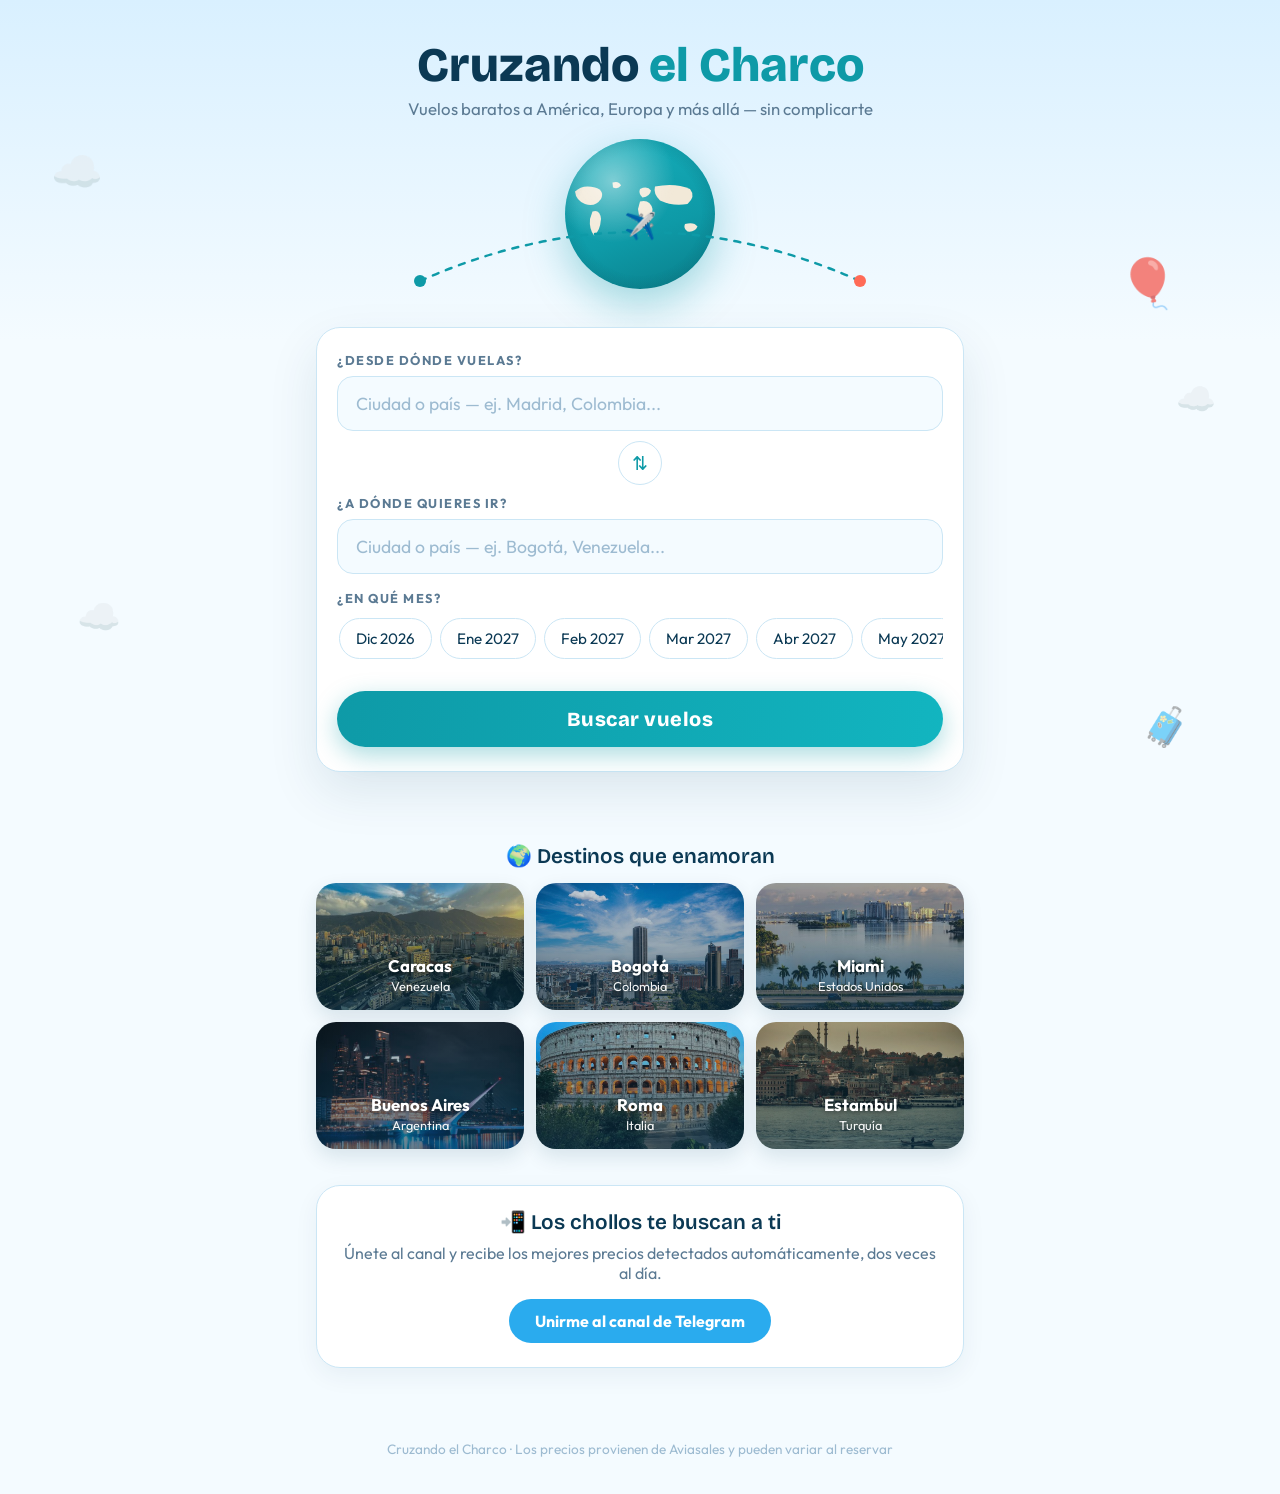
<file: index (12).html>
<!DOCTYPE html>
<html lang="es">
<head>
<meta charset="UTF-8">
<meta name="viewport" content="width=device-width, initial-scale=1">
<title>Cruzando el Charco ✈️ Buscador de vuelos</title>
<link href="https://fonts.googleapis.com/css2?family=Bricolage+Grotesque:wght@600;800&family=Outfit:wght@400;500;700&display=swap" rel="stylesheet">
<style>
  :root {
    --cielo:#D9F0FF;      /* celeste alto del cielo */
    --horizonte:#F4FBFF;  /* claridad del horizonte */
    --nube:#FFFFFF;       /* tarjetas */
    --tinta:#0B3954;      /* azul marino profundo (texto) */
    --apagado:#5B7A93;    /* texto secundario */
    --turquesa:#0E9AA7;   /* mar caribe */
    --coral:#FF6B57;      /* acción / reservar */
    --borde:#CBE6F5;
  }
  * { box-sizing:border-box; margin:0; padding:0; }
  html { scroll-behavior:smooth; }
  body {
    font-family:'Outfit',sans-serif;
    background:linear-gradient(180deg, var(--cielo) 0%, var(--horizonte) 340px);
    color:var(--tinta);
    min-height:100vh;
  }

  /* ---------- Cabecera con el charco ---------- */
  header { text-align:center; padding:40px 16px 8px; }
  header h1 {
    font-family:'Bricolage Grotesque',sans-serif;
    font-weight:800; font-size:clamp(1.9rem, 6vw, 3rem);
    line-height:1.05; color:var(--tinta);
  }
  header h1 .mar { color:var(--turquesa); }
  header p.lema { color:var(--apagado); margin-top:8px; font-size:1.05rem; }

  .charco { max-width:560px; margin:-96px auto 0; display:block; position:relative; z-index:2; }

  /* ---------- Globo terráqueo rotando ---------- */
  .globo {
    width:150px; height:150px; border-radius:50%;
    margin:20px auto 0; position:relative; overflow:hidden;
    background:linear-gradient(160deg, #17B0BD, #0E9AA7 60%, #0A7E8A);
    box-shadow:0 16px 40px rgba(14,154,167,.35);
  }
  .globo .tierra {
    position:absolute; top:0; left:0; height:100%; width:200%;
    background-image:url('data:image/svg+xml;utf8,%3Csvg xmlns="http://www.w3.org/2000/svg" viewBox="0 0 300 150"%3E%3Cg fill="%23F2E9D8"%3E%3Cpath d="M20 30 Q35 15 60 22 Q80 28 72 45 Q60 62 40 55 Q22 48 20 30 Z"/%3E%3Cpath d="M55 70 Q70 65 72 85 Q70 110 58 118 Q48 105 50 85 Z"/%3E%3Cpath d="M95 12 Q108 8 112 18 Q106 26 96 22 Z"/%3E%3Cpath d="M150 25 Q165 18 172 28 Q170 40 155 42 Q146 34 150 25 Z"/%3E%3Cpath d="M150 50 Q170 45 175 65 Q175 90 160 100 Q148 88 146 65 Z"/%3E%3Cpath d="M180 20 Q220 12 250 25 Q262 40 245 55 Q215 60 190 48 Q176 34 180 20 Z"/%3E%3Cpath d="M240 95 Q258 90 265 100 Q260 112 245 110 Q236 103 240 95 Z"/%3E%3C/g%3E%3C/svg%3E');
    background-size:50% 100%; background-repeat:repeat-x;
    animation:girar 16s linear infinite;
  }
  @keyframes girar { to { transform:translateX(-50%); } }
  .globo::after {
    content:""; position:absolute; inset:0; border-radius:50%;
    background:
      radial-gradient(circle at 32% 28%, rgba(255,255,255,.45), transparent 42%),
      radial-gradient(circle at 50% 50%, transparent 58%, rgba(7,60,70,.35) 100%);
    pointer-events:none;
  }
  @media (prefers-reduced-motion: reduce) { .globo .tierra { animation:none; } }
  .ruta-punteada {
    stroke:var(--turquesa); stroke-width:2.5; fill:none;
    stroke-dasharray:6 8; stroke-linecap:round;
    animation:volar 2.4s linear infinite;
  }
  @keyframes volar { to { stroke-dashoffset:-28; } }
  .avioncito { animation:balanceo 3s ease-in-out infinite; transform-origin:center; }
  @keyframes balanceo { 0%,100%{transform:translateY(0)} 50%{transform:translateY(-4px)} }
  @media (prefers-reduced-motion: reduce) {
    .ruta-punteada, .avioncito { animation:none; }
  }

  main { max-width:680px; margin:0 auto; padding:16px 16px 48px; }

  /* ---------- Formulario ---------- */
  .tarjeta {
    background:var(--nube);
    border:1px solid var(--borde);
    border-radius:24px;
    padding:24px 20px;
    box-shadow:0 20px 50px rgba(11,57,84,.10);
  }
  .campo { position:relative; margin-bottom:16px; }
  label {
    display:block; font-size:.8rem; font-weight:700;
    color:var(--apagado); letter-spacing:1.5px; text-transform:uppercase;
    margin-bottom:8px;
  }
  input[type=text] {
    width:100%; padding:15px 18px;
    border-radius:16px; border:1.5px solid var(--borde);
    background:var(--horizonte); color:var(--tinta);
    font-family:'Outfit',sans-serif; font-size:1.1rem;
    transition:border-color .2s;
  }
  input[type=text]::placeholder { color:#9DBBD1; }
  input[type=text]:focus { outline:none; border-color:var(--turquesa); }

  /* Botón de intercambio origen/destino */
  .intercambio { display:flex; justify-content:center; margin:-6px 0 10px; }
  .intercambio button {
    background:var(--nube); border:1.5px solid var(--borde);
    color:var(--turquesa); width:44px; height:44px; border-radius:50%;
    font-size:1.2rem; cursor:pointer; transition:transform .3s, border-color .2s;
  }
  .intercambio button:hover { border-color:var(--turquesa); transform:rotate(180deg); }

  /* Autocompletado */
  .sugerencias {
    position:absolute; z-index:20; left:0; right:0; top:calc(100% + 6px);
    background:var(--nube); border:1.5px solid var(--borde);
    border-radius:16px; overflow:hidden; display:none;
    max-height:280px; overflow-y:auto;
    box-shadow:0 16px 40px rgba(11,57,84,.18);
  }
  .sugerencias.abierta { display:block; }
  .sugerencia {
    padding:12px 18px; cursor:pointer; display:flex;
    justify-content:space-between; align-items:center; gap:12px;
  }
  .sugerencia:hover, .sugerencia.activa { background:var(--cielo); }
  .sugerencia .ciudad { font-weight:500; }
  .sugerencia .pais { color:var(--apagado); font-size:.85rem; }
  .sugerencia .iata {
    font-family:'Bricolage Grotesque',sans-serif; font-weight:600;
    color:var(--turquesa); font-size:.9rem; letter-spacing:1px;
  }

  /* Meses en pastillas */
  .meses { display:flex; gap:8px; overflow-x:auto; padding:4px 2px 8px; scrollbar-width:thin; }
  .mes {
    flex:0 0 auto; padding:10px 16px; border-radius:999px;
    border:1.5px solid var(--borde); background:var(--nube);
    color:var(--tinta); font-family:'Outfit',sans-serif; font-size:.95rem;
    cursor:pointer; white-space:nowrap; transition:all .15s;
  }
  .mes:hover { border-color:var(--turquesa); }
  .mes.elegido { background:var(--turquesa); border-color:var(--turquesa); color:#fff; font-weight:700; }

  .boton-buscar {
    width:100%; margin-top:8px;
    background:linear-gradient(100deg, var(--turquesa), #12B5C0);
    color:#fff;
    font-family:'Bricolage Grotesque',sans-serif;
    font-size:1.25rem; font-weight:800; letter-spacing:.5px;
    border:none; border-radius:999px; padding:16px;
    cursor:pointer; transition:transform .15s, box-shadow .15s;
    box-shadow:0 8px 24px rgba(14,154,167,.35);
  }
  .boton-buscar:hover { transform:translateY(-2px); box-shadow:0 12px 32px rgba(14,154,167,.45); }
  .boton-buscar:active { transform:scale(.98); }

  #estado { text-align:center; padding:22px 8px; color:var(--apagado); }

  /* ---------- Resultados ---------- */
  .vuelo {
    background:var(--nube); border:1px solid var(--borde);
    border-radius:20px; padding:18px 20px; margin-top:14px;
    display:flex; justify-content:space-between; align-items:center;
    gap:14px; flex-wrap:wrap;
    animation:aparecer .35s ease both;
    box-shadow:0 8px 24px rgba(11,57,84,.06);
  }
  @keyframes aparecer { from{opacity:0; transform:translateY(10px)} to{opacity:1; transform:none} }
  .vuelo .info { flex:1; min-width:190px; }
  .vuelo .trayecto {
    font-family:'Bricolage Grotesque',sans-serif; font-weight:600; font-size:1.25rem;
    display:flex; align-items:center; gap:8px;
  }
  .vuelo .trayecto .flecha { color:var(--turquesa); }
  .vuelo .detalle { font-size:.9rem; color:var(--apagado); margin-top:6px; }
  .vuelo .etiqueta-directo {
    display:inline-block; margin-left:6px; padding:2px 10px;
    background:rgba(16,185,129,.12); color:#0F9D6E;
    border-radius:999px; font-size:.78rem; font-weight:500;
  }
  .vuelo .precio {
    font-family:'Bricolage Grotesque',sans-serif; font-weight:800;
    font-size:2rem; color:var(--tinta); white-space:nowrap;
  }
  .vuelo a.reservar {
    background:var(--coral);
    color:#fff; text-decoration:none; font-weight:700;
    padding:12px 24px; border-radius:999px; font-size:1rem;
    transition:transform .15s, box-shadow .15s;
    box-shadow:0 6px 18px rgba(255,107,87,.35);
  }
  .vuelo a.reservar:hover { transform:translateY(-2px); box-shadow:0 10px 24px rgba(255,107,87,.45); }

  /* ---------- Pie con Telegram ---------- */
  .telegram {
    margin-top:36px; text-align:center;
    background:var(--nube); border:1px solid var(--borde);
    border-radius:24px; padding:24px 20px;
    box-shadow:0 8px 24px rgba(11,57,84,.06);
  }
  .telegram h2 { font-family:'Bricolage Grotesque',sans-serif; font-weight:600; font-size:1.3rem; }
  .telegram p { color:var(--apagado); margin:8px 0 16px; }
  .telegram a {
    display:inline-block; background:#2AABEE; color:#fff;
    text-decoration:none; font-weight:700; padding:12px 26px;
    border-radius:999px; transition:transform .15s;
  }
  .telegram a:hover { transform:translateY(-2px); }

  footer { text-align:center; color:#9DBBD1; font-size:.85rem; padding:24px 16px 36px; }

  /* ---------- Decoración flotante en los laterales ---------- */
  .decor {
    position:fixed; font-size:2.6rem; opacity:.5; z-index:0;
    pointer-events:none; user-select:none;
    animation:flotar 7s ease-in-out infinite;
  }
  .decor.n1 { top:16%; left:4%; }
  .decor.n2 { top:42%; right:5%; font-size:2rem; animation-delay:1.6s; }
  .decor.n3 { top:66%; left:6%; font-size:2.2rem; animation-delay:3s; }
  .decor.globo-aero { top:28%; right:8%; font-size:3rem; animation-delay:.8s; opacity:.65; }
  .decor.maleta { top:78%; right:7%; font-size:2.4rem; animation-delay:2.2s; }
  @keyframes flotar { 0%,100%{transform:translateY(0)} 50%{transform:translateY(-16px)} }
  @media (max-width:900px) { .decor { display:none; } }
  @media (prefers-reduced-motion: reduce) { .decor { animation:none; } }
  header, main { position:relative; z-index:1; }

  /* ---------- Gráfico de precios por día ---------- */
  .grafico {
    background:var(--nube); border:1px solid var(--borde); border-radius:20px;
    padding:18px 16px 12px; margin-top:16px;
    box-shadow:0 8px 20px rgba(11,57,84,.08);
  }
  .grafico h3 {
    font-family:'Bricolage Grotesque',sans-serif; font-weight:600;
    font-size:1.05rem; margin-bottom:4px;
  }
  .grafico .mejor-dia { font-size:.9rem; color:var(--apagado); margin-bottom:12px; }
  .grafico .mejor-dia strong { color:var(--coral); }
  .barras { display:flex; align-items:flex-end; gap:2px; height:130px; }
  .barra {
    flex:1; border-radius:4px 4px 0 0; background:var(--turquesa);
    min-height:6px; position:relative; cursor:default;
    transition:opacity .15s;
  }
  .barra:hover { opacity:.75; }
  .barra.sin-dato { background:var(--borde); }
  .barra.mas-barata { background:var(--coral); }
  .barra .precio-flotante {
    display:none; position:absolute; bottom:calc(100% + 4px); left:50%;
    transform:translateX(-50%); background:var(--tinta); color:#fff;
    font-size:.72rem; padding:3px 7px; border-radius:8px; white-space:nowrap; z-index:3;
  }
  .barra:hover .precio-flotante { display:block; }
  .eje-dias { display:flex; justify-content:space-between; margin-top:6px;
    font-size:.75rem; color:var(--apagado); }

  /* ---------- Destinos populares ---------- */
  .destinos { margin-top:28px; }
  .destinos h2 {
    font-family:'Bricolage Grotesque',sans-serif; font-weight:600;
    font-size:1.3rem; text-align:center; margin-bottom:14px;
  }
  .rejilla-destinos {
    display:grid; grid-template-columns:repeat(3, 1fr); gap:12px;
  }
  @media (max-width:560px) { .rejilla-destinos { grid-template-columns:repeat(2, 1fr); } }
  .destino {
    border:none; border-radius:20px; padding:72px 12px 16px; cursor:pointer;
    text-align:center; color:#fff; font-family:'Outfit',sans-serif;
    transition:transform .15s, box-shadow .15s;
    box-shadow:0 8px 20px rgba(11,57,84,.12);
    background-size:cover; background-position:center;
    text-shadow:0 1px 6px rgba(0,0,0,.55);
  }
  .destino:hover { transform:translateY(-4px); box-shadow:0 14px 30px rgba(11,57,84,.2); }
  .destino .nombre { font-weight:700; font-size:1.05rem; display:block; }
  .destino .pais { font-size:.8rem; opacity:.95; display:block; margin-top:2px; }
  .d-caracas     { background-image:linear-gradient(rgba(11,57,84,.15), rgba(11,57,84,.6)), url('img/caracas.jpg'); }
  .d-bogota      { background-image:linear-gradient(rgba(11,57,84,.15), rgba(11,57,84,.6)), url('img/bogota.jpg'); }
  .d-miami       { background-image:linear-gradient(rgba(11,57,84,.15), rgba(11,57,84,.6)), url('img/miami.jpg'); }
  .d-buenosaires { background-image:linear-gradient(rgba(11,57,84,.15), rgba(11,57,84,.6)), url('img/buenosaires.jpg'); }
  .d-roma        { background-image:linear-gradient(rgba(11,57,84,.15), rgba(11,57,84,.6)), url('img/roma.jpg'); }
  .d-estambul    { background-image:linear-gradient(rgba(11,57,84,.15), rgba(11,57,84,.6)), url('img/estambul.jpg'); }
</style>
</head>
<body>

<span class="decor n1" aria-hidden="true">☁️</span>
<span class="decor n2" aria-hidden="true">☁️</span>
<span class="decor n3" aria-hidden="true">☁️</span>
<span class="decor globo-aero" aria-hidden="true">🎈</span>
<span class="decor maleta" aria-hidden="true">🧳</span>

<header>
  <h1>Cruzando <span class="mar">el Charco</span></h1>
  <p class="lema">Vuelos baratos a América, Europa y más allá — sin complicarte</p>
  <div class="globo" aria-hidden="true"><div class="tierra"></div></div>
  <svg class="charco" viewBox="0 0 560 110" xmlns="http://www.w3.org/2000/svg" aria-hidden="true">
    <path class="ruta-punteada" d="M 60 88 Q 280 -10 500 88"/>
    <circle cx="60" cy="88" r="6" fill="#0E9AA7"/>
    <circle cx="500" cy="88" r="6" fill="#FF6B57"/>
    <g class="avioncito">
      <text x="280" y="42" font-size="26" text-anchor="middle">✈️</text>
    </g>
  </svg>
</header>

<main>
  <div class="tarjeta">
    <div class="campo">
      <label for="origen">¿Desde dónde vuelas?</label>
      <input type="text" id="origen" placeholder="Ciudad o país — ej. Madrid, Colombia..." autocomplete="off">
      <div class="sugerencias" id="sug-origen"></div>
    </div>

    <div class="intercambio">
      <button type="button" id="btn-intercambio" title="Intercambiar origen y destino" aria-label="Intercambiar origen y destino">⇅</button>
    </div>

    <div class="campo">
      <label for="destino">¿A dónde quieres ir?</label>
      <input type="text" id="destino" placeholder="Ciudad o país — ej. Bogotá, Venezuela..." autocomplete="off">
      <div class="sugerencias" id="sug-destino"></div>
    </div>

    <div class="campo">
      <label>¿En qué mes?</label>
      <div class="meses" id="meses"></div>
    </div>

    <button class="boton-buscar" id="buscar">Buscar vuelos</button>
  </div>

  <div id="estado"></div>
  <div id="calendario"></div>
  <div id="resultados"></div>

  <div class="destinos">
    <h2>🌍 Destinos que enamoran</h2>
    <div class="rejilla-destinos">
      <button type="button" class="destino d-caracas" data-iata="CCS" data-ciudad="Caracas">
        <span class="nombre">Caracas</span><span class="pais">Venezuela</span>
      </button>
      <button type="button" class="destino d-bogota" data-iata="BOG" data-ciudad="Bogotá">
        <span class="nombre">Bogotá</span><span class="pais">Colombia</span>
      </button>
      <button type="button" class="destino d-miami" data-iata="MIA" data-ciudad="Miami">
        <span class="nombre">Miami</span><span class="pais">Estados Unidos</span>
      </button>
      <button type="button" class="destino d-buenosaires" data-iata="EZE" data-ciudad="Buenos Aires">
        <span class="nombre">Buenos Aires</span><span class="pais">Argentina</span>
      </button>
      <button type="button" class="destino d-roma" data-iata="FCO" data-ciudad="Roma">
        <span class="nombre">Roma</span><span class="pais">Italia</span>
      </button>
      <button type="button" class="destino d-estambul" data-iata="IST" data-ciudad="Estambul">
        <span class="nombre">Estambul</span><span class="pais">Turquía</span>
      </button>
    </div>
  </div>


  <div class="telegram">
    <h2>📲 Los chollos te buscan a ti</h2>
    <p>Únete al canal y recibe los mejores precios detectados automáticamente, dos veces al día.</p>
    <a href="https://t.me/cruzandoelcharco_vuelos" target="_blank" rel="noopener">Unirme al canal de Telegram</a>
  </div>
</main>

<footer>Cruzando el Charco · Los precios provienen de Aviasales y pueden variar al reservar</footer>

<script>
const BACKEND = "https://buscadora-vuelos.onrender.com";
const MARKER = "748938";

/* ---------- Aeropuertos: ciudad, país, IATA ---------- */
const AEROPUERTOS = [
  /* España */
  ["Madrid","España","MAD"],["Barcelona","España","BCN"],["Valencia","España","VLC"],
  ["Málaga","España","AGP"],["Sevilla","España","SVQ"],["Palma de Mallorca","España","PMI"],
  ["Alicante","España","ALC"],["Bilbao","España","BIO"],["Tenerife Norte","España","TFN"],
  ["Tenerife Sur","España","TFS"],["Gran Canaria","España","LPA"],["Santiago de Compostela","España","SCQ"],
  /* Venezuela */
  ["Caracas","Venezuela","CCS"],["Maracaibo","Venezuela","MAR"],["Valencia","Venezuela","VLN"],
  ["Barcelona","Venezuela","BLA"],["Porlamar (Margarita)","Venezuela","PMV"],
  /* Colombia */
  ["Bogotá","Colombia","BOG"],["Medellín","Colombia","MDE"],["Cali","Colombia","CLO"],
  ["Cartagena","Colombia","CTG"],["Barranquilla","Colombia","BAQ"],["Pereira","Colombia","PEI"],
  /* Estados Unidos */
  ["Miami","Estados Unidos","MIA"],["Nueva York (JFK)","Estados Unidos","JFK"],
  ["Orlando","Estados Unidos","MCO"],["Houston","Estados Unidos","IAH"],["Los Ángeles","Estados Unidos","LAX"],
  /* Cono Sur */
  ["Santiago de Chile","Chile","SCL"],["Buenos Aires (Ezeiza)","Argentina","EZE"],
  ["Montevideo","Uruguay","MVD"],["Asunción","Paraguay","ASU"],
  /* Andinos */
  ["Lima","Perú","LIM"],["Quito","Ecuador","UIO"],["Guayaquil","Ecuador","GYE"],
  ["La Paz","Bolivia","LPB"],["Santa Cruz","Bolivia","VVI"],
  /* Caribe y Centroamérica */
  ["Santo Domingo","República Dominicana","SDQ"],["Punta Cana","República Dominicana","PUJ"],
  ["La Habana","Cuba","HAV"],["San Juan","Puerto Rico","SJU"],["Panamá","Panamá","PTY"],
  ["San José","Costa Rica","SJO"],["Ciudad de Guatemala","Guatemala","GUA"],
  ["San Pedro Sula","Honduras","SAP"],["San Salvador","El Salvador","SAL"],
  /* México y Brasil */
  ["Ciudad de México","México","MEX"],["Cancún","México","CUN"],["Guadalajara","México","GDL"],
  ["São Paulo","Brasil","GRU"],["Río de Janeiro","Brasil","GIG"],
  /* Europa */
  ["Lisboa","Portugal","LIS"],["Oporto","Portugal","OPO"],
  ["París","Francia","CDG"],["Roma","Italia","FCO"],["Milán","Italia","MXP"],
  ["Venecia","Italia","VCE"],["Nápoles","Italia","NAP"],
  ["Londres","Reino Unido","LHR"],["Dublín","Irlanda","DUB"],
  ["Ámsterdam","Países Bajos","AMS"],["Bruselas","Bélgica","BRU"],
  ["Berlín","Alemania","BER"],["Frankfurt","Alemania","FRA"],["Múnich","Alemania","MUC"],
  ["Viena","Austria","VIE"],["Zúrich","Suiza","ZRH"],["Ginebra","Suiza","GVA"],
  ["Praga","Chequia","PRG"],["Budapest","Hungría","BUD"],["Varsovia","Polonia","WAW"],
  ["Atenas","Grecia","ATH"],["Estambul","Turquía","IST"],
  ["Copenhague","Dinamarca","CPH"],["Estocolmo","Suecia","ARN"],["Oslo","Noruega","OSL"],
  ["Bucarest","Rumanía","OTP"],
  /* África cercana */
  ["Marrakech","Marruecos","RAK"],["Casablanca","Marruecos","CMN"],["El Cairo","Egipto","CAI"]
];

/* Quita tildes y pasa a minúsculas para comparar */
function normalizar(t) {
  return t.toLowerCase().normalize("NFD").replace(/[\u0300-\u036f]/g, "");
}

/* ---------- Autocompletado ---------- */
const seleccion = { origen:null, destino:null };

function montarAutocompletado(idInput, idLista, clave) {
  const input = document.getElementById(idInput);
  const lista = document.getElementById(idLista);

  function cerrar() { lista.classList.remove("abierta"); lista.innerHTML = ""; }

  function pintar(coincidencias) {
    lista.innerHTML = "";
    coincidencias.slice(0, 8).forEach(([ciudad, pais, iata]) => {
      const fila = document.createElement("div");
      fila.className = "sugerencia";
      fila.innerHTML = `<span><span class="ciudad">${ciudad}</span> <span class="pais">· ${pais}</span></span><span class="iata">${iata}</span>`;
      fila.addEventListener("mousedown", () => {   /* mousedown gana al blur */
        seleccion[clave] = iata;
        input.value = `${ciudad} (${iata})`;
        cerrar();
      });
      lista.appendChild(fila);
    });
    lista.classList.toggle("abierta", coincidencias.length > 0);
  }

  input.addEventListener("input", () => {
    seleccion[clave] = null;                      /* si edita, invalida lo elegido */
    const q = normalizar(input.value.trim());
    if (q.length < 2) { cerrar(); return; }
    const coincidencias = AEROPUERTOS.filter(([ciudad, pais, iata]) =>
      normalizar(ciudad).includes(q) ||
      normalizar(pais).includes(q) ||
      iata.toLowerCase() === q
    );
    pintar(coincidencias);
  });

  input.addEventListener("blur", () => setTimeout(cerrar, 150));
  input.addEventListener("focus", () => { if (input.value.trim().length >= 2) input.dispatchEvent(new Event("input")); });
}

montarAutocompletado("origen", "sug-origen", "origen");
montarAutocompletado("destino", "sug-destino", "destino");

/* Intercambiar origen y destino */
document.getElementById("btn-intercambio").addEventListener("click", () => {
  const iOrigen = document.getElementById("origen");
  const iDestino = document.getElementById("destino");
  [iOrigen.value, iDestino.value] = [iDestino.value, iOrigen.value];
  [seleccion.origen, seleccion.destino] = [seleccion.destino, seleccion.origen];
});

/* Tarjetas de destinos populares: tocar = rellenar destino */
document.querySelectorAll(".destino").forEach(tarjeta => {
  tarjeta.addEventListener("click", () => {
    seleccion.destino = tarjeta.dataset.iata;
    document.getElementById("destino").value = `${tarjeta.dataset.ciudad} (${tarjeta.dataset.iata})`;
    document.querySelector(".tarjeta").scrollIntoView({ behavior:"smooth", block:"start" });
    if (!seleccion.origen) document.getElementById("origen").focus();
  });
});

/* ---------- Pastillas de meses (los próximos 12) ---------- */
const NOMBRES_MES = ["Ene","Feb","Mar","Abr","May","Jun","Jul","Ago","Sep","Oct","Nov","Dic"];
let mesElegido = null;

(function montarMeses() {
  const cont = document.getElementById("meses");
  const hoy = new Date();
  for (let i = 0; i < 12; i++) {
    const d = new Date(hoy.getFullYear(), hoy.getMonth() + i, 1);
    const valor = `${d.getFullYear()}-${String(d.getMonth() + 1).padStart(2, "0")}`;
    const pastilla = document.createElement("button");
    pastilla.type = "button";
    pastilla.className = "mes";
    pastilla.textContent = `${NOMBRES_MES[d.getMonth()]} ${d.getFullYear()}`;
    pastilla.addEventListener("click", () => {
      document.querySelectorAll(".mes").forEach(m => m.classList.remove("elegido"));
      pastilla.classList.add("elegido");
      mesElegido = valor;
    });
    cont.appendChild(pastilla);
  }
})();

/* ---------- Búsqueda ---------- */
const estado = document.getElementById("estado");
const resultados = document.getElementById("resultados");
const calendario = document.getElementById("calendario");

const MESES = ["enero","febrero","marzo","abril","mayo","junio",
               "julio","agosto","septiembre","octubre","noviembre","diciembre"];

function pintarCalendario(datos, mes) {
  calendario.innerHTML = "";
  const dias = Object.keys(datos);
  if (dias.length === 0) return;

  const [anio, numMes] = mes.split("-").map(Number);
  const totalDias = new Date(anio, numMes, 0).getDate();

  let masBarato = null;
  dias.forEach(d => {
    if (!masBarato || datos[d].price < datos[masBarato].price) masBarato = d;
  });
  const precios = dias.map(d => datos[d].price);
  const maxPrecio = Math.max(...precios);

  const caja = document.createElement("div");
  caja.className = "grafico";

  const diaBonito = `${Number(masBarato.slice(8,10))} de ${MESES[numMes-1]}`;
  caja.innerHTML = `
    <h3>📅 Precio por día del mes</h3>
    <div class="mejor-dia">El día más barato es el <strong>${diaBonito} — ${datos[masBarato].price}€</strong>. Pasa el dedo o el ratón por las barras para ver cada día.</div>`;

  const zona = document.createElement("div");
  zona.className = "barras";

  for (let d = 1; d <= totalDias; d++) {
    const clave = `${mes}-${String(d).padStart(2,"0")}`;
    const barra = document.createElement("div");
    if (datos[clave]) {
      const p = datos[clave].price;
      barra.className = "barra" + (clave === masBarato ? " mas-barata" : "");
      barra.style.height = `${Math.max(12, Math.round(p / maxPrecio * 100))}%`;
      barra.innerHTML = `<span class="precio-flotante">día ${d} · ${p}€</span>`;
    } else {
      barra.className = "barra sin-dato";
      barra.innerHTML = `<span class="precio-flotante">día ${d} · sin datos</span>`;
    }
    zona.appendChild(barra);
  }
  caja.appendChild(zona);

  const eje = document.createElement("div");
  eje.className = "eje-dias";
  eje.innerHTML = `<span>1</span><span>${totalDias}</span>`;
  caja.appendChild(eje);

  calendario.appendChild(caja);
}

document.getElementById("buscar").addEventListener("click", async () => {
  resultados.innerHTML = "";
  calendario.innerHTML = "";

  if (!seleccion.origen) { estado.textContent = "Elige el origen de la lista de sugerencias 👆"; return; }
  if (!seleccion.destino) { estado.textContent = "Elige el destino de la lista de sugerencias 👆"; return; }
  if (!mesElegido) { estado.textContent = "Toca el mes en el que quieres viajar 👆"; return; }

  estado.textContent = "Buscando... ✈️ (la primera búsqueda del día puede tardar hasta un minuto)";

  try {
    const [r, rCal] = await Promise.all([
      fetch(`${BACKEND}/buscar?origen=${seleccion.origen}&destino=${seleccion.destino}&fecha=${mesElegido}`),
      fetch(`${BACKEND}/calendario?origen=${seleccion.origen}&destino=${seleccion.destino}&fecha=${mesElegido}`)
    ]);
    if (!r.ok) throw new Error("Error del servidor");
    const data = await r.json();
    const vuelos = (data.data || []).sort((a, b) => a.price - b.price);

    /* El gráfico es un extra: si falla, la búsqueda sigue adelante */
    try {
      if (rCal.ok) {
        const dataCal = await rCal.json();
        pintarCalendario(dataCal.data || {}, mesElegido);
      }
    } catch (e) { /* sin gráfico, sin drama */ }

    if (vuelos.length === 0) {
      estado.textContent = "No encontramos precios para esa ruta y mes. Prueba otro mes u otra ciudad cercana.";
      return;
    }

    estado.textContent = `${vuelos.length} vuelo(s) encontrados — precio por trayecto`;

    vuelos.forEach(v => {
      const horas = Math.floor(v.duration_to / 60);
      const mins = v.duration_to % 60;
      const directo = v.transfers === 0;
      const escalas = directo ? "" : ` · ${v.transfers} escala(s)`;
      const dia = v.departure_at ? v.departure_at.slice(0, 10) : "";
      const enlace = `https://www.aviasales.es${v.link}&marker=${MARKER}`;

      const div = document.createElement("div");
      div.className = "vuelo";
      div.innerHTML = `
        <div class="info">
          <div class="trayecto">${v.origin} <span class="flecha">✈</span> ${v.destination}
            ${directo ? '<span class="etiqueta-directo">Directo</span>' : ''}
          </div>
          <div class="detalle">${dia} · ${v.airline} · ${horas}h ${mins}min${escalas}</div>
        </div>
        <div class="precio">${v.price}€</div>
        <a class="reservar" href="${enlace}" target="_blank" rel="noopener">Reservar</a>`;
      resultados.appendChild(div);
    });
  } catch (err) {
    estado.textContent = "No pudimos completar la búsqueda. Espera unos segundos y reintenta.";
  }
});
</script>
</body>
</html>
</file>
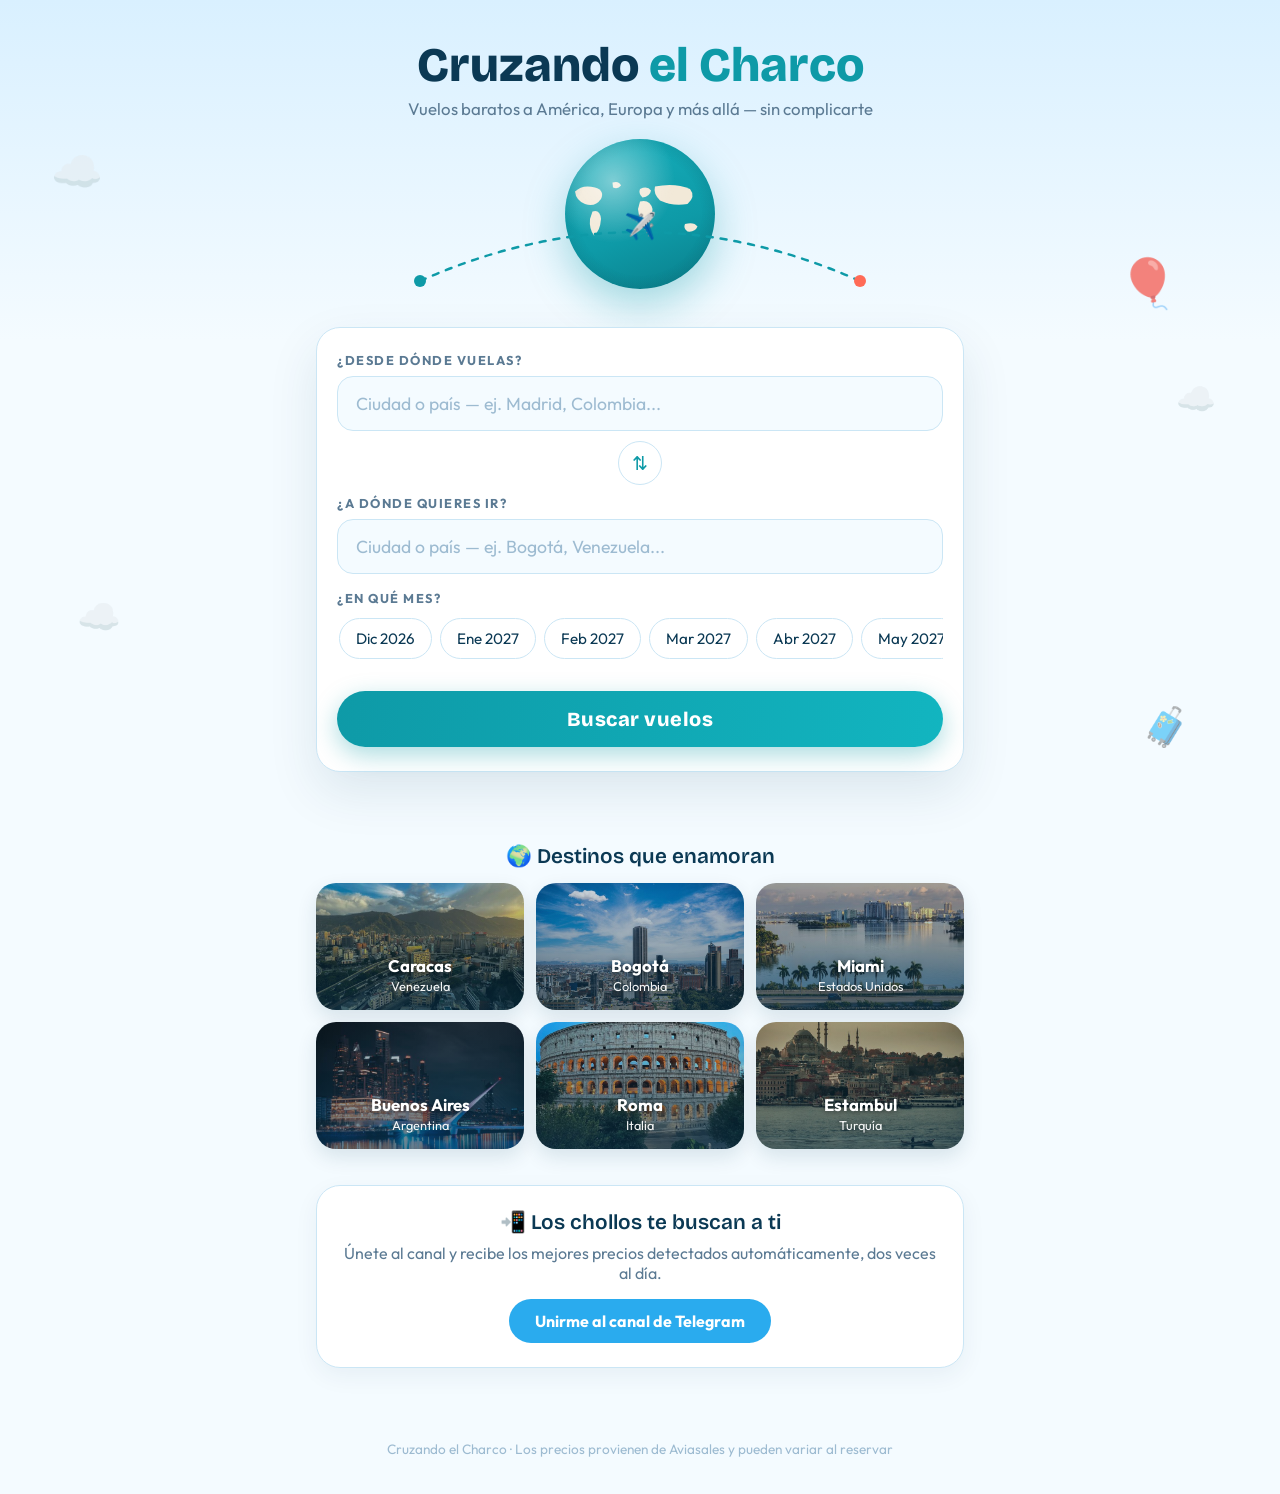
<file: index (13).html>
<!DOCTYPE html>
<html lang="es">
<head>
<meta charset="UTF-8">
<meta name="viewport" content="width=device-width, initial-scale=1">
<title>Cruzando el Charco ✈️ Buscador de vuelos</title>
<link href="https://fonts.googleapis.com/css2?family=Bricolage+Grotesque:wght@600;800&family=Outfit:wght@400;500;700&display=swap" rel="stylesheet">
<style>
  :root {
    --cielo:#D9F0FF;      /* celeste alto del cielo */
    --horizonte:#F4FBFF;  /* claridad del horizonte */
    --nube:#FFFFFF;       /* tarjetas */
    --tinta:#0B3954;      /* azul marino profundo (texto) */
    --apagado:#5B7A93;    /* texto secundario */
    --turquesa:#0E9AA7;   /* mar caribe */
    --coral:#FF6B57;      /* acción / reservar */
    --borde:#CBE6F5;
  }
  * { box-sizing:border-box; margin:0; padding:0; }
  html { scroll-behavior:smooth; }
  body {
    font-family:'Outfit',sans-serif;
    background:linear-gradient(180deg, var(--cielo) 0%, var(--horizonte) 340px);
    color:var(--tinta);
    min-height:100vh;
  }

  /* ---------- Cabecera con el charco ---------- */
  header { text-align:center; padding:40px 16px 8px; }
  header h1 {
    font-family:'Bricolage Grotesque',sans-serif;
    font-weight:800; font-size:clamp(1.9rem, 6vw, 3rem);
    line-height:1.05; color:var(--tinta);
  }
  header h1 .mar { color:var(--turquesa); }
  header p.lema { color:var(--apagado); margin-top:8px; font-size:1.05rem; }

  .charco { max-width:560px; margin:-96px auto 0; display:block; position:relative; z-index:2; }

  /* ---------- Globo terráqueo rotando ---------- */
  .globo {
    width:150px; height:150px; border-radius:50%;
    margin:20px auto 0; position:relative; overflow:hidden;
    background:linear-gradient(160deg, #17B0BD, #0E9AA7 60%, #0A7E8A);
    box-shadow:0 16px 40px rgba(14,154,167,.35);
  }
  .globo .tierra {
    position:absolute; top:0; left:0; height:100%; width:200%;
    background-image:url('data:image/svg+xml;utf8,%3Csvg xmlns="http://www.w3.org/2000/svg" viewBox="0 0 300 150"%3E%3Cg fill="%23F2E9D8"%3E%3Cpath d="M20 30 Q35 15 60 22 Q80 28 72 45 Q60 62 40 55 Q22 48 20 30 Z"/%3E%3Cpath d="M55 70 Q70 65 72 85 Q70 110 58 118 Q48 105 50 85 Z"/%3E%3Cpath d="M95 12 Q108 8 112 18 Q106 26 96 22 Z"/%3E%3Cpath d="M150 25 Q165 18 172 28 Q170 40 155 42 Q146 34 150 25 Z"/%3E%3Cpath d="M150 50 Q170 45 175 65 Q175 90 160 100 Q148 88 146 65 Z"/%3E%3Cpath d="M180 20 Q220 12 250 25 Q262 40 245 55 Q215 60 190 48 Q176 34 180 20 Z"/%3E%3Cpath d="M240 95 Q258 90 265 100 Q260 112 245 110 Q236 103 240 95 Z"/%3E%3C/g%3E%3C/svg%3E');
    background-size:50% 100%; background-repeat:repeat-x;
    animation:girar 16s linear infinite;
  }
  @keyframes girar { to { transform:translateX(-50%); } }
  .globo::after {
    content:""; position:absolute; inset:0; border-radius:50%;
    background:
      radial-gradient(circle at 32% 28%, rgba(255,255,255,.45), transparent 42%),
      radial-gradient(circle at 50% 50%, transparent 58%, rgba(7,60,70,.35) 100%);
    pointer-events:none;
  }
  @media (prefers-reduced-motion: reduce) { .globo .tierra { animation:none; } }
  .ruta-punteada {
    stroke:var(--turquesa); stroke-width:2.5; fill:none;
    stroke-dasharray:6 8; stroke-linecap:round;
    animation:volar 2.4s linear infinite;
  }
  @keyframes volar { to { stroke-dashoffset:-28; } }
  .avioncito { animation:balanceo 3s ease-in-out infinite; transform-origin:center; }
  @keyframes balanceo { 0%,100%{transform:translateY(0)} 50%{transform:translateY(-4px)} }
  @media (prefers-reduced-motion: reduce) {
    .ruta-punteada, .avioncito { animation:none; }
  }

  main { max-width:680px; margin:0 auto; padding:16px 16px 48px; }

  /* ---------- Formulario ---------- */
  .tarjeta {
    background:var(--nube);
    border:1px solid var(--borde);
    border-radius:24px;
    padding:24px 20px;
    box-shadow:0 20px 50px rgba(11,57,84,.10);
  }
  .campo { position:relative; margin-bottom:16px; }
  label {
    display:block; font-size:.8rem; font-weight:700;
    color:var(--apagado); letter-spacing:1.5px; text-transform:uppercase;
    margin-bottom:8px;
  }
  input[type=text] {
    width:100%; padding:15px 18px;
    border-radius:16px; border:1.5px solid var(--borde);
    background:var(--horizonte); color:var(--tinta);
    font-family:'Outfit',sans-serif; font-size:1.1rem;
    transition:border-color .2s;
  }
  input[type=text]::placeholder { color:#9DBBD1; }
  input[type=text]:focus { outline:none; border-color:var(--turquesa); }

  /* Botón de intercambio origen/destino */
  .intercambio { display:flex; justify-content:center; margin:-6px 0 10px; }
  .intercambio button {
    background:var(--nube); border:1.5px solid var(--borde);
    color:var(--turquesa); width:44px; height:44px; border-radius:50%;
    font-size:1.2rem; cursor:pointer; transition:transform .3s, border-color .2s;
  }
  .intercambio button:hover { border-color:var(--turquesa); transform:rotate(180deg); }

  /* Autocompletado */
  .sugerencias {
    position:absolute; z-index:20; left:0; right:0; top:calc(100% + 6px);
    background:var(--nube); border:1.5px solid var(--borde);
    border-radius:16px; overflow:hidden; display:none;
    max-height:280px; overflow-y:auto;
    box-shadow:0 16px 40px rgba(11,57,84,.18);
  }
  .sugerencias.abierta { display:block; }
  .sugerencia {
    padding:12px 18px; cursor:pointer; display:flex;
    justify-content:space-between; align-items:center; gap:12px;
  }
  .sugerencia:hover, .sugerencia.activa { background:var(--cielo); }
  .sugerencia .ciudad { font-weight:500; }
  .sugerencia .pais { color:var(--apagado); font-size:.85rem; }
  .sugerencia .iata {
    font-family:'Bricolage Grotesque',sans-serif; font-weight:600;
    color:var(--turquesa); font-size:.9rem; letter-spacing:1px;
  }

  /* Meses en pastillas */
  .meses { display:flex; gap:8px; overflow-x:auto; padding:4px 2px 8px; scrollbar-width:thin; }
  .mes {
    flex:0 0 auto; padding:10px 16px; border-radius:999px;
    border:1.5px solid var(--borde); background:var(--nube);
    color:var(--tinta); font-family:'Outfit',sans-serif; font-size:.95rem;
    cursor:pointer; white-space:nowrap; transition:all .15s;
  }
  .mes:hover { border-color:var(--turquesa); }
  .mes.elegido { background:var(--turquesa); border-color:var(--turquesa); color:#fff; font-weight:700; }

  .boton-buscar {
    width:100%; margin-top:8px;
    background:linear-gradient(100deg, var(--turquesa), #12B5C0);
    color:#fff;
    font-family:'Bricolage Grotesque',sans-serif;
    font-size:1.25rem; font-weight:800; letter-spacing:.5px;
    border:none; border-radius:999px; padding:16px;
    cursor:pointer; transition:transform .15s, box-shadow .15s;
    box-shadow:0 8px 24px rgba(14,154,167,.35);
  }
  .boton-buscar:hover { transform:translateY(-2px); box-shadow:0 12px 32px rgba(14,154,167,.45); }
  .boton-buscar:active { transform:scale(.98); }

  #estado { text-align:center; padding:22px 8px; color:var(--apagado); }

  /* ---------- Resultados ---------- */
  .vuelo {
    background:var(--nube); border:1px solid var(--borde);
    border-radius:20px; padding:18px 20px; margin-top:14px;
    display:flex; justify-content:space-between; align-items:center;
    gap:14px; flex-wrap:wrap;
    animation:aparecer .35s ease both;
    box-shadow:0 8px 24px rgba(11,57,84,.06);
  }
  @keyframes aparecer { from{opacity:0; transform:translateY(10px)} to{opacity:1; transform:none} }
  .vuelo .info { flex:1; min-width:190px; }
  .vuelo .trayecto {
    font-family:'Bricolage Grotesque',sans-serif; font-weight:600; font-size:1.25rem;
    display:flex; align-items:center; gap:8px;
  }
  .vuelo .trayecto .flecha { color:var(--turquesa); }
  .vuelo .detalle { font-size:.9rem; color:var(--apagado); margin-top:6px; }
  .vuelo .etiqueta-directo {
    display:inline-block; margin-left:6px; padding:2px 10px;
    background:rgba(16,185,129,.12); color:#0F9D6E;
    border-radius:999px; font-size:.78rem; font-weight:500;
  }
  .vuelo .precio {
    font-family:'Bricolage Grotesque',sans-serif; font-weight:800;
    font-size:2rem; color:var(--tinta); white-space:nowrap;
  }
  .vuelo a.reservar {
    background:var(--coral);
    color:#fff; text-decoration:none; font-weight:700;
    padding:12px 24px; border-radius:999px; font-size:1rem;
    transition:transform .15s, box-shadow .15s;
    box-shadow:0 6px 18px rgba(255,107,87,.35);
  }
  .vuelo a.reservar:hover { transform:translateY(-2px); box-shadow:0 10px 24px rgba(255,107,87,.45); }

  /* ---------- Pie con Telegram ---------- */
  .telegram {
    margin-top:36px; text-align:center;
    background:var(--nube); border:1px solid var(--borde);
    border-radius:24px; padding:24px 20px;
    box-shadow:0 8px 24px rgba(11,57,84,.06);
  }
  .telegram h2 { font-family:'Bricolage Grotesque',sans-serif; font-weight:600; font-size:1.3rem; }
  .telegram p { color:var(--apagado); margin:8px 0 16px; }
  .telegram a {
    display:inline-block; background:#2AABEE; color:#fff;
    text-decoration:none; font-weight:700; padding:12px 26px;
    border-radius:999px; transition:transform .15s;
  }
  .telegram a:hover { transform:translateY(-2px); }

  footer { text-align:center; color:#9DBBD1; font-size:.85rem; padding:24px 16px 36px; }

  /* ---------- Decoración flotante en los laterales ---------- */
  .decor {
    position:fixed; font-size:2.6rem; opacity:.5; z-index:0;
    pointer-events:none; user-select:none;
    animation:flotar 7s ease-in-out infinite;
  }
  .decor.n1 { top:16%; left:4%; }
  .decor.n2 { top:42%; right:5%; font-size:2rem; animation-delay:1.6s; }
  .decor.n3 { top:66%; left:6%; font-size:2.2rem; animation-delay:3s; }
  .decor.globo-aero { top:28%; right:8%; font-size:3rem; animation-delay:.8s; opacity:.65; }
  .decor.maleta { top:78%; right:7%; font-size:2.4rem; animation-delay:2.2s; }
  @keyframes flotar { 0%,100%{transform:translateY(0)} 50%{transform:translateY(-16px)} }
  @media (max-width:900px) { .decor { display:none; } }
  @media (prefers-reduced-motion: reduce) { .decor { animation:none; } }
  header, main { position:relative; z-index:1; }

  /* ---------- Gráfico de precios por día ---------- */
  .grafico {
    background:var(--nube); border:1px solid var(--borde); border-radius:20px;
    padding:18px 16px 12px; margin-top:16px;
    box-shadow:0 8px 20px rgba(11,57,84,.08);
  }
  .grafico h3 {
    font-family:'Bricolage Grotesque',sans-serif; font-weight:600;
    font-size:1.05rem; margin-bottom:4px;
  }
  .grafico .mejor-dia { font-size:.9rem; color:var(--apagado); margin-bottom:12px; }
  .grafico .mejor-dia strong { color:var(--coral); }
  .barras { display:flex; align-items:flex-end; gap:2px; height:130px; }
  .barra {
    flex:1; border-radius:4px 4px 0 0; background:var(--turquesa);
    min-height:6px; position:relative; cursor:default;
    transition:opacity .15s;
  }
  .barra:hover { opacity:.75; }
  .barra.sin-dato { background:var(--borde); }
  .barra.mas-barata { background:var(--coral); }
  .barra.seleccionada { outline:3px solid var(--tinta); outline-offset:1px; }
  .dia-elegido {
    display:flex; align-items:center; gap:12px; flex-wrap:wrap;
    margin-top:14px; padding:12px 14px; border-radius:14px;
    background:var(--horizonte); border:1px solid var(--borde);
  }
  .dia-elegido .dato { flex:1; min-width:150px; }
  .dia-elegido .dato .dia { font-weight:700; }
  .dia-elegido .dato .extra { font-size:.85rem; color:var(--apagado); margin-top:2px; }
  .dia-elegido .precio-dia { font-weight:800; font-size:1.2rem; color:var(--tinta); }
  .dia-elegido .reservar-dia {
    background:var(--coral); color:#fff; text-decoration:none; font-weight:700;
    padding:10px 18px; border-radius:12px; white-space:nowrap;
  }
  .barra .precio-flotante {
    display:none; position:absolute; bottom:calc(100% + 4px); left:50%;
    transform:translateX(-50%); background:var(--tinta); color:#fff;
    font-size:.72rem; padding:3px 7px; border-radius:8px; white-space:nowrap; z-index:3;
  }
  .barra:hover .precio-flotante { display:block; }
  .eje-dias { display:flex; justify-content:space-between; margin-top:6px;
    font-size:.75rem; color:var(--apagado); }

  /* ---------- Destinos populares ---------- */
  .destinos { margin-top:28px; }
  .destinos h2 {
    font-family:'Bricolage Grotesque',sans-serif; font-weight:600;
    font-size:1.3rem; text-align:center; margin-bottom:14px;
  }
  .rejilla-destinos {
    display:grid; grid-template-columns:repeat(3, 1fr); gap:12px;
  }
  @media (max-width:560px) { .rejilla-destinos { grid-template-columns:repeat(2, 1fr); } }
  .destino {
    border:none; border-radius:20px; padding:72px 12px 16px; cursor:pointer;
    text-align:center; color:#fff; font-family:'Outfit',sans-serif;
    transition:transform .15s, box-shadow .15s;
    box-shadow:0 8px 20px rgba(11,57,84,.12);
    background-size:cover; background-position:center;
    text-shadow:0 1px 6px rgba(0,0,0,.55);
  }
  .destino:hover { transform:translateY(-4px); box-shadow:0 14px 30px rgba(11,57,84,.2); }
  .destino .nombre { font-weight:700; font-size:1.05rem; display:block; }
  .destino .pais { font-size:.8rem; opacity:.95; display:block; margin-top:2px; }
  .d-caracas     { background-image:linear-gradient(rgba(11,57,84,.15), rgba(11,57,84,.6)), url('img/caracas.jpg'); }
  .d-bogota      { background-image:linear-gradient(rgba(11,57,84,.15), rgba(11,57,84,.6)), url('img/bogota.jpg'); }
  .d-miami       { background-image:linear-gradient(rgba(11,57,84,.15), rgba(11,57,84,.6)), url('img/miami.jpg'); }
  .d-buenosaires { background-image:linear-gradient(rgba(11,57,84,.15), rgba(11,57,84,.6)), url('img/buenosaires.jpg'); }
  .d-roma        { background-image:linear-gradient(rgba(11,57,84,.15), rgba(11,57,84,.6)), url('img/roma.jpg'); }
  .d-estambul    { background-image:linear-gradient(rgba(11,57,84,.15), rgba(11,57,84,.6)), url('img/estambul.jpg'); }
</style>
</head>
<body>

<span class="decor n1" aria-hidden="true">☁️</span>
<span class="decor n2" aria-hidden="true">☁️</span>
<span class="decor n3" aria-hidden="true">☁️</span>
<span class="decor globo-aero" aria-hidden="true">🎈</span>
<span class="decor maleta" aria-hidden="true">🧳</span>

<header>
  <h1>Cruzando <span class="mar">el Charco</span></h1>
  <p class="lema">Vuelos baratos a América, Europa y más allá — sin complicarte</p>
  <div class="globo" aria-hidden="true"><div class="tierra"></div></div>
  <svg class="charco" viewBox="0 0 560 110" xmlns="http://www.w3.org/2000/svg" aria-hidden="true">
    <path class="ruta-punteada" d="M 60 88 Q 280 -10 500 88"/>
    <circle cx="60" cy="88" r="6" fill="#0E9AA7"/>
    <circle cx="500" cy="88" r="6" fill="#FF6B57"/>
    <g class="avioncito">
      <text x="280" y="42" font-size="26" text-anchor="middle">✈️</text>
    </g>
  </svg>
</header>

<main>
  <div class="tarjeta">
    <div class="campo">
      <label for="origen">¿Desde dónde vuelas?</label>
      <input type="text" id="origen" placeholder="Ciudad o país — ej. Madrid, Colombia..." autocomplete="off">
      <div class="sugerencias" id="sug-origen"></div>
    </div>

    <div class="intercambio">
      <button type="button" id="btn-intercambio" title="Intercambiar origen y destino" aria-label="Intercambiar origen y destino">⇅</button>
    </div>

    <div class="campo">
      <label for="destino">¿A dónde quieres ir?</label>
      <input type="text" id="destino" placeholder="Ciudad o país — ej. Bogotá, Venezuela..." autocomplete="off">
      <div class="sugerencias" id="sug-destino"></div>
    </div>

    <div class="campo">
      <label>¿En qué mes?</label>
      <div class="meses" id="meses"></div>
    </div>

    <button class="boton-buscar" id="buscar">Buscar vuelos</button>
  </div>

  <div id="estado"></div>
  <div id="calendario"></div>
  <div id="resultados"></div>

  <div class="destinos">
    <h2>🌍 Destinos que enamoran</h2>
    <div class="rejilla-destinos">
      <button type="button" class="destino d-caracas" data-iata="CCS" data-ciudad="Caracas">
        <span class="nombre">Caracas</span><span class="pais">Venezuela</span>
      </button>
      <button type="button" class="destino d-bogota" data-iata="BOG" data-ciudad="Bogotá">
        <span class="nombre">Bogotá</span><span class="pais">Colombia</span>
      </button>
      <button type="button" class="destino d-miami" data-iata="MIA" data-ciudad="Miami">
        <span class="nombre">Miami</span><span class="pais">Estados Unidos</span>
      </button>
      <button type="button" class="destino d-buenosaires" data-iata="EZE" data-ciudad="Buenos Aires">
        <span class="nombre">Buenos Aires</span><span class="pais">Argentina</span>
      </button>
      <button type="button" class="destino d-roma" data-iata="FCO" data-ciudad="Roma">
        <span class="nombre">Roma</span><span class="pais">Italia</span>
      </button>
      <button type="button" class="destino d-estambul" data-iata="IST" data-ciudad="Estambul">
        <span class="nombre">Estambul</span><span class="pais">Turquía</span>
      </button>
    </div>
  </div>


  <div class="telegram">
    <h2>📲 Los chollos te buscan a ti</h2>
    <p>Únete al canal y recibe los mejores precios detectados automáticamente, dos veces al día.</p>
    <a href="https://t.me/cruzandoelcharco_vuelos" target="_blank" rel="noopener">Unirme al canal de Telegram</a>
  </div>
</main>

<footer>Cruzando el Charco · Los precios provienen de Aviasales y pueden variar al reservar</footer>

<script>
const BACKEND = "https://buscadora-vuelos.onrender.com";
const MARKER = "748938";

/* ---------- Aeropuertos: ciudad, país, IATA ---------- */
const AEROPUERTOS = [
  /* España */
  ["Madrid","España","MAD"],["Barcelona","España","BCN"],["Valencia","España","VLC"],
  ["Málaga","España","AGP"],["Sevilla","España","SVQ"],["Palma de Mallorca","España","PMI"],
  ["Alicante","España","ALC"],["Bilbao","España","BIO"],["Tenerife Norte","España","TFN"],
  ["Tenerife Sur","España","TFS"],["Gran Canaria","España","LPA"],["Santiago de Compostela","España","SCQ"],
  /* Venezuela */
  ["Caracas","Venezuela","CCS"],["Maracaibo","Venezuela","MAR"],["Valencia","Venezuela","VLN"],
  ["Barcelona","Venezuela","BLA"],["Porlamar (Margarita)","Venezuela","PMV"],
  /* Colombia */
  ["Bogotá","Colombia","BOG"],["Medellín","Colombia","MDE"],["Cali","Colombia","CLO"],
  ["Cartagena","Colombia","CTG"],["Barranquilla","Colombia","BAQ"],["Pereira","Colombia","PEI"],
  /* Estados Unidos */
  ["Miami","Estados Unidos","MIA"],["Nueva York (JFK)","Estados Unidos","JFK"],
  ["Orlando","Estados Unidos","MCO"],["Houston","Estados Unidos","IAH"],["Los Ángeles","Estados Unidos","LAX"],
  /* Cono Sur */
  ["Santiago de Chile","Chile","SCL"],["Buenos Aires (Ezeiza)","Argentina","EZE"],
  ["Montevideo","Uruguay","MVD"],["Asunción","Paraguay","ASU"],
  /* Andinos */
  ["Lima","Perú","LIM"],["Quito","Ecuador","UIO"],["Guayaquil","Ecuador","GYE"],
  ["La Paz","Bolivia","LPB"],["Santa Cruz","Bolivia","VVI"],
  /* Caribe y Centroamérica */
  ["Santo Domingo","República Dominicana","SDQ"],["Punta Cana","República Dominicana","PUJ"],
  ["La Habana","Cuba","HAV"],["San Juan","Puerto Rico","SJU"],["Panamá","Panamá","PTY"],
  ["San José","Costa Rica","SJO"],["Ciudad de Guatemala","Guatemala","GUA"],
  ["San Pedro Sula","Honduras","SAP"],["San Salvador","El Salvador","SAL"],
  /* México y Brasil */
  ["Ciudad de México","México","MEX"],["Cancún","México","CUN"],["Guadalajara","México","GDL"],
  ["São Paulo","Brasil","GRU"],["Río de Janeiro","Brasil","GIG"],
  /* Europa */
  ["Lisboa","Portugal","LIS"],["Oporto","Portugal","OPO"],
  ["París","Francia","CDG"],["Roma","Italia","FCO"],["Milán","Italia","MXP"],
  ["Venecia","Italia","VCE"],["Nápoles","Italia","NAP"],
  ["Londres","Reino Unido","LHR"],["Dublín","Irlanda","DUB"],
  ["Ámsterdam","Países Bajos","AMS"],["Bruselas","Bélgica","BRU"],
  ["Berlín","Alemania","BER"],["Frankfurt","Alemania","FRA"],["Múnich","Alemania","MUC"],
  ["Viena","Austria","VIE"],["Zúrich","Suiza","ZRH"],["Ginebra","Suiza","GVA"],
  ["Praga","Chequia","PRG"],["Budapest","Hungría","BUD"],["Varsovia","Polonia","WAW"],
  ["Atenas","Grecia","ATH"],["Estambul","Turquía","IST"],
  ["Copenhague","Dinamarca","CPH"],["Estocolmo","Suecia","ARN"],["Oslo","Noruega","OSL"],
  ["Bucarest","Rumanía","OTP"],
  /* África cercana */
  ["Marrakech","Marruecos","RAK"],["Casablanca","Marruecos","CMN"],["El Cairo","Egipto","CAI"]
];

/* Quita tildes y pasa a minúsculas para comparar */
function normalizar(t) {
  return t.toLowerCase().normalize("NFD").replace(/[\u0300-\u036f]/g, "");
}

/* ---------- Autocompletado ---------- */
const seleccion = { origen:null, destino:null };

function montarAutocompletado(idInput, idLista, clave) {
  const input = document.getElementById(idInput);
  const lista = document.getElementById(idLista);

  function cerrar() { lista.classList.remove("abierta"); lista.innerHTML = ""; }

  function pintar(coincidencias) {
    lista.innerHTML = "";
    coincidencias.slice(0, 8).forEach(([ciudad, pais, iata]) => {
      const fila = document.createElement("div");
      fila.className = "sugerencia";
      fila.innerHTML = `<span><span class="ciudad">${ciudad}</span> <span class="pais">· ${pais}</span></span><span class="iata">${iata}</span>`;
      fila.addEventListener("mousedown", () => {   /* mousedown gana al blur */
        seleccion[clave] = iata;
        input.value = `${ciudad} (${iata})`;
        cerrar();
      });
      lista.appendChild(fila);
    });
    lista.classList.toggle("abierta", coincidencias.length > 0);
  }

  input.addEventListener("input", () => {
    seleccion[clave] = null;                      /* si edita, invalida lo elegido */
    const q = normalizar(input.value.trim());
    if (q.length < 2) { cerrar(); return; }
    const coincidencias = AEROPUERTOS.filter(([ciudad, pais, iata]) =>
      normalizar(ciudad).includes(q) ||
      normalizar(pais).includes(q) ||
      iata.toLowerCase() === q
    );
    pintar(coincidencias);
  });

  input.addEventListener("blur", () => setTimeout(cerrar, 150));
  input.addEventListener("focus", () => { if (input.value.trim().length >= 2) input.dispatchEvent(new Event("input")); });
}

montarAutocompletado("origen", "sug-origen", "origen");
montarAutocompletado("destino", "sug-destino", "destino");

/* Intercambiar origen y destino */
document.getElementById("btn-intercambio").addEventListener("click", () => {
  const iOrigen = document.getElementById("origen");
  const iDestino = document.getElementById("destino");
  [iOrigen.value, iDestino.value] = [iDestino.value, iOrigen.value];
  [seleccion.origen, seleccion.destino] = [seleccion.destino, seleccion.origen];
});

/* Tarjetas de destinos populares: tocar = rellenar destino */
document.querySelectorAll(".destino").forEach(tarjeta => {
  tarjeta.addEventListener("click", () => {
    seleccion.destino = tarjeta.dataset.iata;
    document.getElementById("destino").value = `${tarjeta.dataset.ciudad} (${tarjeta.dataset.iata})`;
    document.querySelector(".tarjeta").scrollIntoView({ behavior:"smooth", block:"start" });
    if (!seleccion.origen) document.getElementById("origen").focus();
  });
});

/* ---------- Pastillas de meses (los próximos 12) ---------- */
const NOMBRES_MES = ["Ene","Feb","Mar","Abr","May","Jun","Jul","Ago","Sep","Oct","Nov","Dic"];
let mesElegido = null;

(function montarMeses() {
  const cont = document.getElementById("meses");
  const hoy = new Date();
  for (let i = 0; i < 12; i++) {
    const d = new Date(hoy.getFullYear(), hoy.getMonth() + i, 1);
    const valor = `${d.getFullYear()}-${String(d.getMonth() + 1).padStart(2, "0")}`;
    const pastilla = document.createElement("button");
    pastilla.type = "button";
    pastilla.className = "mes";
    pastilla.textContent = `${NOMBRES_MES[d.getMonth()]} ${d.getFullYear()}`;
    pastilla.addEventListener("click", () => {
      document.querySelectorAll(".mes").forEach(m => m.classList.remove("elegido"));
      pastilla.classList.add("elegido");
      mesElegido = valor;
    });
    cont.appendChild(pastilla);
  }
})();

/* ---------- Búsqueda ---------- */
const estado = document.getElementById("estado");
const resultados = document.getElementById("resultados");
const calendario = document.getElementById("calendario");

const MESES = ["enero","febrero","marzo","abril","mayo","junio",
               "julio","agosto","septiembre","octubre","noviembre","diciembre"];

function pintarCalendario(datos, mes) {
  calendario.innerHTML = "";
  const dias = Object.keys(datos);
  if (dias.length === 0) return;

  const [anio, numMes] = mes.split("-").map(Number);
  const totalDias = new Date(anio, numMes, 0).getDate();

  let masBarato = null;
  dias.forEach(d => {
    if (!masBarato || datos[d].price < datos[masBarato].price) masBarato = d;
  });
  const precios = dias.map(d => datos[d].price);
  const maxPrecio = Math.max(...precios);

  const caja = document.createElement("div");
  caja.className = "grafico";

  const diaBonito = `${Number(masBarato.slice(8,10))} de ${MESES[numMes-1]}`;
  caja.innerHTML = `
    <h3>📅 Precio por día del mes</h3>
    <div class="mejor-dia">El día más barato es el <strong>${diaBonito} — ${datos[masBarato].price}€</strong>. Toca una barra para elegir día y reservar.</div>`;

  const zona = document.createElement("div");
  zona.className = "barras";

  const panelDia = document.createElement("div");

  function elegirDia(clave, barra) {
    zona.querySelectorAll(".barra").forEach(b => b.classList.remove("seleccionada"));
    barra.classList.add("seleccionada");
    const v = datos[clave];
    const d = Number(clave.slice(8,10));
    const directo = v.transfers === 0;
    const escalas = directo ? "Directo" : `${v.transfers} escala(s)`;
    const enlace = `https://www.aviasales.es${v.link}&marker=${MARKER}`;
    panelDia.className = "dia-elegido";
    panelDia.innerHTML = `
      <div class="dato">
        <div class="dia">✈️ ${d} de ${MESES[numMes-1]}</div>
        <div class="extra">${v.airline || ""} · ${escalas}</div>
      </div>
      <div class="precio-dia">${v.price}€</div>
      <a class="reservar-dia" href="${enlace}" target="_blank" rel="noopener">Reservar</a>`;
  }

  for (let d = 1; d <= totalDias; d++) {
    const clave = `${mes}-${String(d).padStart(2,"0")}`;
    const barra = document.createElement("div");
    if (datos[clave]) {
      const p = datos[clave].price;
      barra.className = "barra" + (clave === masBarato ? " mas-barata" : "");
      barra.style.height = `${Math.max(12, Math.round(p / maxPrecio * 100))}%`;
      barra.style.cursor = "pointer";
      barra.innerHTML = `<span class="precio-flotante">día ${d} · ${p}€ · toca para elegir</span>`;
      barra.addEventListener("click", () => elegirDia(clave, barra));
    } else {
      barra.className = "barra sin-dato";
      barra.innerHTML = `<span class="precio-flotante">día ${d} · sin datos</span>`;
    }
    zona.appendChild(barra);
  }
  caja.appendChild(zona);

  const eje = document.createElement("div");
  eje.className = "eje-dias";
  eje.innerHTML = `<span>1</span><span>${totalDias}</span>`;
  caja.appendChild(eje);
  caja.appendChild(panelDia);

  calendario.appendChild(caja);
}

document.getElementById("buscar").addEventListener("click", async () => {
  resultados.innerHTML = "";
  calendario.innerHTML = "";

  if (!seleccion.origen) { estado.textContent = "Elige el origen de la lista de sugerencias 👆"; return; }
  if (!seleccion.destino) { estado.textContent = "Elige el destino de la lista de sugerencias 👆"; return; }
  if (!mesElegido) { estado.textContent = "Toca el mes en el que quieres viajar 👆"; return; }

  estado.textContent = "Buscando... ✈️ (la primera búsqueda del día puede tardar hasta un minuto)";

  try {
    const [r, rCal] = await Promise.all([
      fetch(`${BACKEND}/buscar?origen=${seleccion.origen}&destino=${seleccion.destino}&fecha=${mesElegido}`),
      fetch(`${BACKEND}/calendario?origen=${seleccion.origen}&destino=${seleccion.destino}&fecha=${mesElegido}`)
    ]);
    if (!r.ok) throw new Error("Error del servidor");
    const data = await r.json();
    const vuelos = (data.data || []).sort((a, b) => a.price - b.price);

    /* El gráfico es un extra: si falla, la búsqueda sigue adelante */
    try {
      if (rCal.ok) {
        const dataCal = await rCal.json();
        pintarCalendario(dataCal.data || {}, mesElegido);
      }
    } catch (e) { /* sin gráfico, sin drama */ }

    if (vuelos.length === 0) {
      estado.textContent = "No encontramos precios para esa ruta y mes. Prueba otro mes u otra ciudad cercana.";
      return;
    }

    estado.textContent = `${vuelos.length} vuelo(s) encontrados — precio por trayecto`;

    vuelos.forEach(v => {
      const horas = Math.floor(v.duration_to / 60);
      const mins = v.duration_to % 60;
      const directo = v.transfers === 0;
      const escalas = directo ? "" : ` · ${v.transfers} escala(s)`;
      const dia = v.departure_at ? v.departure_at.slice(0, 10) : "";
      const enlace = `https://www.aviasales.es${v.link}&marker=${MARKER}`;

      const div = document.createElement("div");
      div.className = "vuelo";
      div.innerHTML = `
        <div class="info">
          <div class="trayecto">${v.origin} <span class="flecha">✈</span> ${v.destination}
            ${directo ? '<span class="etiqueta-directo">Directo</span>' : ''}
          </div>
          <div class="detalle">${dia} · ${v.airline} · ${horas}h ${mins}min${escalas}</div>
        </div>
        <div class="precio">${v.price}€</div>
        <a class="reservar" href="${enlace}" target="_blank" rel="noopener">Reservar</a>`;
      resultados.appendChild(div);
    });
  } catch (err) {
    estado.textContent = "No pudimos completar la búsqueda. Espera unos segundos y reintenta.";
  }
});
</script>
</body>
</html>
</file>
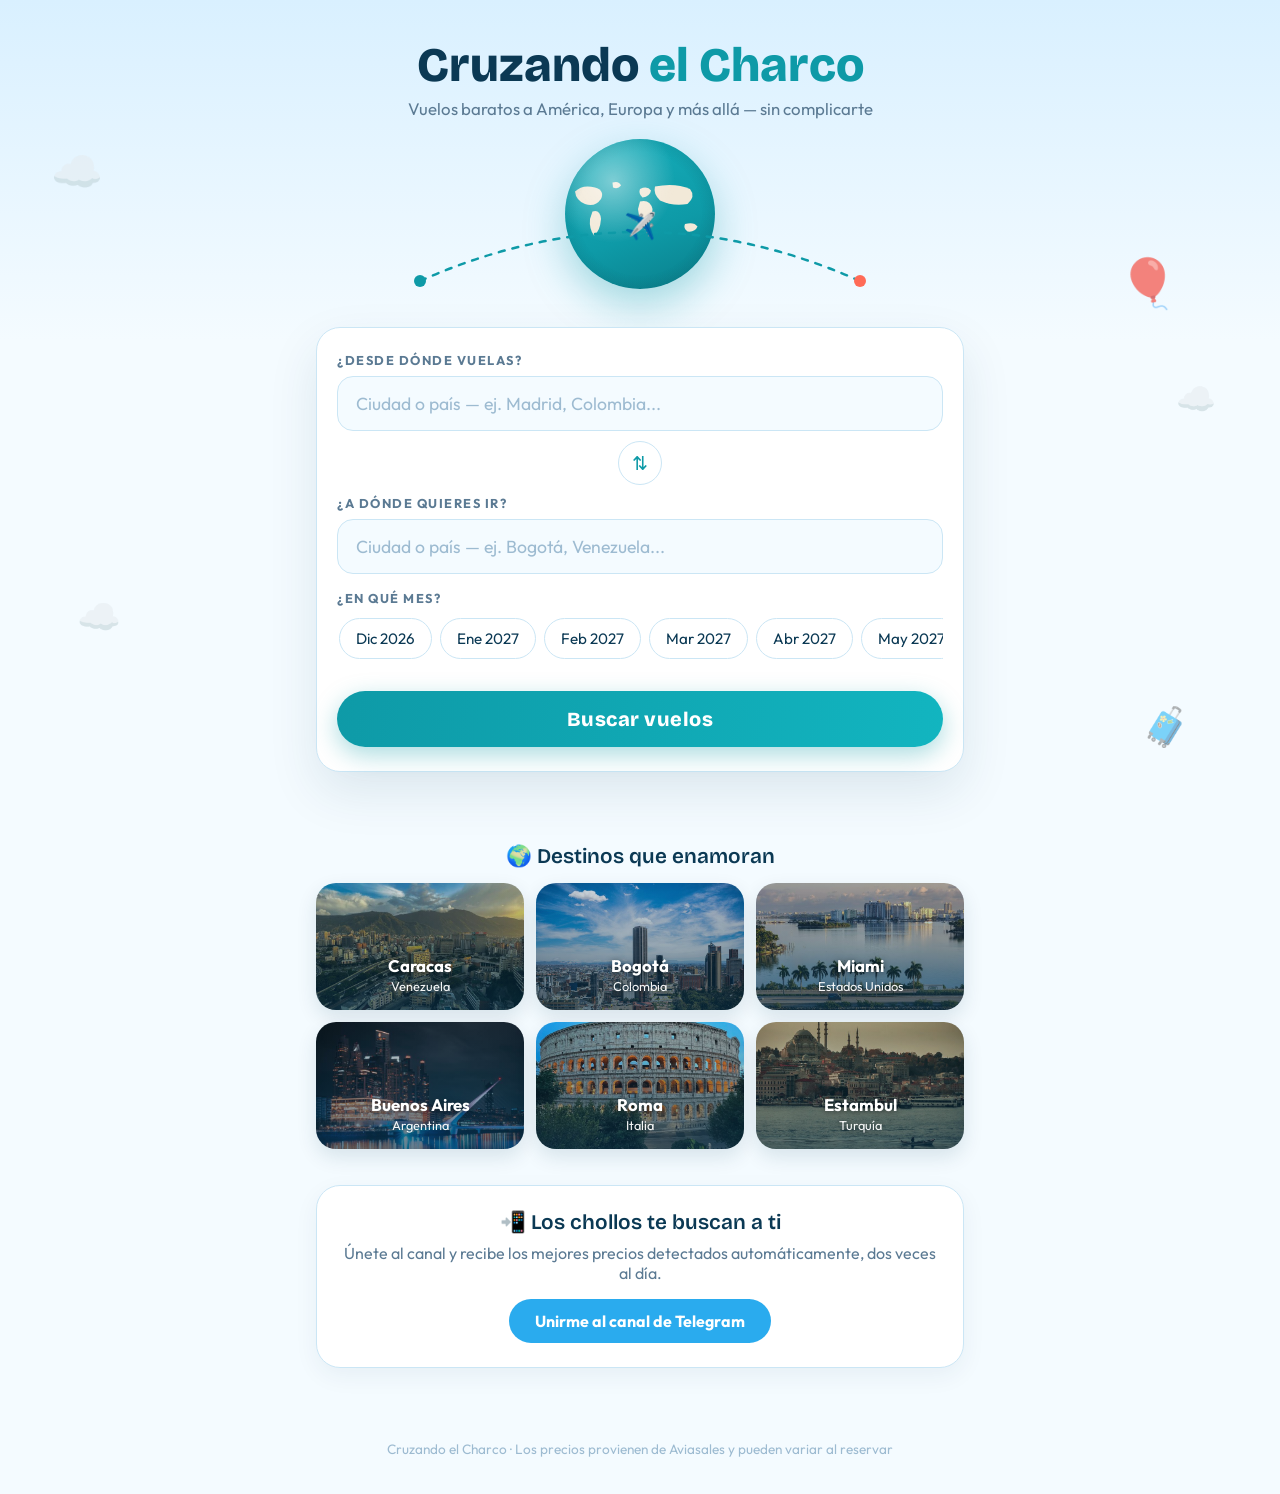
<file: index (14).html>
<!DOCTYPE html>
<html lang="es">
<head>
<meta charset="UTF-8">
<meta name="viewport" content="width=device-width, initial-scale=1">
<title>Cruzando el Charco ✈️ Buscador de vuelos</title>
<link href="https://fonts.googleapis.com/css2?family=Bricolage+Grotesque:wght@600;800&family=Outfit:wght@400;500;700&display=swap" rel="stylesheet">
<style>
  :root {
    --cielo:#D9F0FF;      /* celeste alto del cielo */
    --horizonte:#F4FBFF;  /* claridad del horizonte */
    --nube:#FFFFFF;       /* tarjetas */
    --tinta:#0B3954;      /* azul marino profundo (texto) */
    --apagado:#5B7A93;    /* texto secundario */
    --turquesa:#0E9AA7;   /* mar caribe */
    --coral:#FF6B57;      /* acción / reservar */
    --borde:#CBE6F5;
  }
  * { box-sizing:border-box; margin:0; padding:0; }
  html { scroll-behavior:smooth; }
  body {
    font-family:'Outfit',sans-serif;
    background:linear-gradient(180deg, var(--cielo) 0%, var(--horizonte) 340px);
    color:var(--tinta);
    min-height:100vh;
  }

  /* ---------- Cabecera con el charco ---------- */
  header { text-align:center; padding:40px 16px 8px; }
  header h1 {
    font-family:'Bricolage Grotesque',sans-serif;
    font-weight:800; font-size:clamp(1.9rem, 6vw, 3rem);
    line-height:1.05; color:var(--tinta);
  }
  header h1 .mar { color:var(--turquesa); }
  header p.lema { color:var(--apagado); margin-top:8px; font-size:1.05rem; }

  .charco { max-width:560px; margin:-96px auto 0; display:block; position:relative; z-index:2; }

  /* ---------- Globo terráqueo rotando ---------- */
  .globo {
    width:150px; height:150px; border-radius:50%;
    margin:20px auto 0; position:relative; overflow:hidden;
    background:linear-gradient(160deg, #17B0BD, #0E9AA7 60%, #0A7E8A);
    box-shadow:0 16px 40px rgba(14,154,167,.35);
  }
  .globo .tierra {
    position:absolute; top:0; left:0; height:100%; width:200%;
    background-image:url('data:image/svg+xml;utf8,%3Csvg xmlns="http://www.w3.org/2000/svg" viewBox="0 0 300 150"%3E%3Cg fill="%23F2E9D8"%3E%3Cpath d="M20 30 Q35 15 60 22 Q80 28 72 45 Q60 62 40 55 Q22 48 20 30 Z"/%3E%3Cpath d="M55 70 Q70 65 72 85 Q70 110 58 118 Q48 105 50 85 Z"/%3E%3Cpath d="M95 12 Q108 8 112 18 Q106 26 96 22 Z"/%3E%3Cpath d="M150 25 Q165 18 172 28 Q170 40 155 42 Q146 34 150 25 Z"/%3E%3Cpath d="M150 50 Q170 45 175 65 Q175 90 160 100 Q148 88 146 65 Z"/%3E%3Cpath d="M180 20 Q220 12 250 25 Q262 40 245 55 Q215 60 190 48 Q176 34 180 20 Z"/%3E%3Cpath d="M240 95 Q258 90 265 100 Q260 112 245 110 Q236 103 240 95 Z"/%3E%3C/g%3E%3C/svg%3E');
    background-size:50% 100%; background-repeat:repeat-x;
    animation:girar 16s linear infinite;
  }
  @keyframes girar { to { transform:translateX(-50%); } }
  .globo::after {
    content:""; position:absolute; inset:0; border-radius:50%;
    background:
      radial-gradient(circle at 32% 28%, rgba(255,255,255,.45), transparent 42%),
      radial-gradient(circle at 50% 50%, transparent 58%, rgba(7,60,70,.35) 100%);
    pointer-events:none;
  }
  @media (prefers-reduced-motion: reduce) { .globo .tierra { animation:none; } }
  .ruta-punteada {
    stroke:var(--turquesa); stroke-width:2.5; fill:none;
    stroke-dasharray:6 8; stroke-linecap:round;
    animation:volar 2.4s linear infinite;
  }
  @keyframes volar { to { stroke-dashoffset:-28; } }
  .avioncito { animation:balanceo 3s ease-in-out infinite; transform-origin:center; }
  @keyframes balanceo { 0%,100%{transform:translateY(0)} 50%{transform:translateY(-4px)} }
  @media (prefers-reduced-motion: reduce) {
    .ruta-punteada, .avioncito { animation:none; }
  }

  main { max-width:680px; margin:0 auto; padding:16px 16px 48px; }

  /* ---------- Formulario ---------- */
  .tarjeta {
    background:var(--nube);
    border:1px solid var(--borde);
    border-radius:24px;
    padding:24px 20px;
    box-shadow:0 20px 50px rgba(11,57,84,.10);
  }
  .campo { position:relative; margin-bottom:16px; }
  label {
    display:block; font-size:.8rem; font-weight:700;
    color:var(--apagado); letter-spacing:1.5px; text-transform:uppercase;
    margin-bottom:8px;
  }
  input[type=text] {
    width:100%; padding:15px 18px;
    border-radius:16px; border:1.5px solid var(--borde);
    background:var(--horizonte); color:var(--tinta);
    font-family:'Outfit',sans-serif; font-size:1.1rem;
    transition:border-color .2s;
  }
  input[type=text]::placeholder { color:#9DBBD1; }
  input[type=text]:focus { outline:none; border-color:var(--turquesa); }

  /* Botón de intercambio origen/destino */
  .intercambio { display:flex; justify-content:center; margin:-6px 0 10px; }
  .intercambio button {
    background:var(--nube); border:1.5px solid var(--borde);
    color:var(--turquesa); width:44px; height:44px; border-radius:50%;
    font-size:1.2rem; cursor:pointer; transition:transform .3s, border-color .2s;
  }
  .intercambio button:hover { border-color:var(--turquesa); transform:rotate(180deg); }

  /* Autocompletado */
  .sugerencias {
    position:absolute; z-index:20; left:0; right:0; top:calc(100% + 6px);
    background:var(--nube); border:1.5px solid var(--borde);
    border-radius:16px; overflow:hidden; display:none;
    max-height:280px; overflow-y:auto;
    box-shadow:0 16px 40px rgba(11,57,84,.18);
  }
  .sugerencias.abierta { display:block; }
  .sugerencia {
    padding:12px 18px; cursor:pointer; display:flex;
    justify-content:space-between; align-items:center; gap:12px;
  }
  .sugerencia:hover, .sugerencia.activa { background:var(--cielo); }
  .sugerencia .ciudad { font-weight:500; }
  .sugerencia .pais { color:var(--apagado); font-size:.85rem; }
  .sugerencia .iata {
    font-family:'Bricolage Grotesque',sans-serif; font-weight:600;
    color:var(--turquesa); font-size:.9rem; letter-spacing:1px;
  }

  /* Meses en pastillas */
  .meses { display:flex; gap:8px; overflow-x:auto; padding:4px 2px 8px; scrollbar-width:thin; }
  .mes {
    flex:0 0 auto; padding:10px 16px; border-radius:999px;
    border:1.5px solid var(--borde); background:var(--nube);
    color:var(--tinta); font-family:'Outfit',sans-serif; font-size:.95rem;
    cursor:pointer; white-space:nowrap; transition:all .15s;
  }
  .mes:hover { border-color:var(--turquesa); }
  .mes.elegido { background:var(--turquesa); border-color:var(--turquesa); color:#fff; font-weight:700; }

  .boton-buscar {
    width:100%; margin-top:8px;
    background:linear-gradient(100deg, var(--turquesa), #12B5C0);
    color:#fff;
    font-family:'Bricolage Grotesque',sans-serif;
    font-size:1.25rem; font-weight:800; letter-spacing:.5px;
    border:none; border-radius:999px; padding:16px;
    cursor:pointer; transition:transform .15s, box-shadow .15s;
    box-shadow:0 8px 24px rgba(14,154,167,.35);
  }
  .boton-buscar:hover { transform:translateY(-2px); box-shadow:0 12px 32px rgba(14,154,167,.45); }
  .boton-buscar:active { transform:scale(.98); }

  #estado { text-align:center; padding:22px 8px; color:var(--apagado); }

  /* ---------- Resultados ---------- */
  .vuelo {
    background:var(--nube); border:1px solid var(--borde);
    border-radius:20px; padding:18px 20px; margin-top:14px;
    display:flex; justify-content:space-between; align-items:center;
    gap:14px; flex-wrap:wrap;
    animation:aparecer .35s ease both;
    box-shadow:0 8px 24px rgba(11,57,84,.06);
  }
  @keyframes aparecer { from{opacity:0; transform:translateY(10px)} to{opacity:1; transform:none} }
  .vuelo .info { flex:1; min-width:190px; }
  .vuelo .trayecto {
    font-family:'Bricolage Grotesque',sans-serif; font-weight:600; font-size:1.25rem;
    display:flex; align-items:center; gap:8px;
  }
  .vuelo .trayecto .flecha { color:var(--turquesa); }
  .vuelo .detalle { font-size:.9rem; color:var(--apagado); margin-top:6px; }
  .vuelo .etiqueta-directo {
    display:inline-block; margin-left:6px; padding:2px 10px;
    background:rgba(16,185,129,.12); color:#0F9D6E;
    border-radius:999px; font-size:.78rem; font-weight:500;
  }
  .vuelo .precio {
    font-family:'Bricolage Grotesque',sans-serif; font-weight:800;
    font-size:2rem; color:var(--tinta); white-space:nowrap;
  }
  .vuelo a.reservar {
    background:var(--coral);
    color:#fff; text-decoration:none; font-weight:700;
    padding:12px 24px; border-radius:999px; font-size:1rem;
    transition:transform .15s, box-shadow .15s;
    box-shadow:0 6px 18px rgba(255,107,87,.35);
  }
  .vuelo a.reservar:hover { transform:translateY(-2px); box-shadow:0 10px 24px rgba(255,107,87,.45); }

  /* ---------- Pie con Telegram ---------- */
  .telegram {
    margin-top:36px; text-align:center;
    background:var(--nube); border:1px solid var(--borde);
    border-radius:24px; padding:24px 20px;
    box-shadow:0 8px 24px rgba(11,57,84,.06);
  }
  .telegram h2 { font-family:'Bricolage Grotesque',sans-serif; font-weight:600; font-size:1.3rem; }
  .telegram p { color:var(--apagado); margin:8px 0 16px; }
  .telegram a {
    display:inline-block; background:#2AABEE; color:#fff;
    text-decoration:none; font-weight:700; padding:12px 26px;
    border-radius:999px; transition:transform .15s;
  }
  .telegram a:hover { transform:translateY(-2px); }

  footer { text-align:center; color:#9DBBD1; font-size:.85rem; padding:24px 16px 36px; }

  /* ---------- Decoración flotante en los laterales ---------- */
  .decor {
    position:fixed; font-size:2.6rem; opacity:.5; z-index:0;
    pointer-events:none; user-select:none;
    animation:flotar 7s ease-in-out infinite;
  }
  .decor.n1 { top:16%; left:4%; }
  .decor.n2 { top:42%; right:5%; font-size:2rem; animation-delay:1.6s; }
  .decor.n3 { top:66%; left:6%; font-size:2.2rem; animation-delay:3s; }
  .decor.globo-aero { top:28%; right:8%; font-size:3rem; animation-delay:.8s; opacity:.65; }
  .decor.maleta { top:78%; right:7%; font-size:2.4rem; animation-delay:2.2s; }
  @keyframes flotar { 0%,100%{transform:translateY(0)} 50%{transform:translateY(-16px)} }
  @media (max-width:900px) { .decor { display:none; } }
  @media (prefers-reduced-motion: reduce) { .decor { animation:none; } }
  header, main { position:relative; z-index:1; }

  /* ---------- Gráfico de precios por día ---------- */
  .grafico {
    background:var(--nube); border:1px solid var(--borde); border-radius:20px;
    padding:18px 16px 12px; margin-top:16px;
    box-shadow:0 8px 20px rgba(11,57,84,.08);
  }
  .grafico h3 {
    font-family:'Bricolage Grotesque',sans-serif; font-weight:600;
    font-size:1.05rem; margin-bottom:4px;
  }
  .grafico .mejor-dia { font-size:.9rem; color:var(--apagado); margin-bottom:12px; }
  .grafico .mejor-dia strong { color:var(--coral); }
  .barras { display:flex; align-items:flex-end; gap:2px; height:130px; }
  .barra {
    flex:1; border-radius:4px 4px 0 0; background:var(--turquesa);
    min-height:6px; position:relative; cursor:default;
    transition:opacity .15s;
  }
  .barra:hover { opacity:.75; }
  .barra.sin-dato { background:var(--borde); }
  .barra.mas-barata { background:var(--coral); }
  .barra.seleccionada { outline:3px solid var(--tinta); outline-offset:1px; }
  .dia-elegido {
    display:flex; align-items:center; gap:12px; flex-wrap:wrap;
    margin-top:14px; padding:12px 14px; border-radius:14px;
    background:var(--horizonte); border:1px solid var(--borde);
  }
  .dia-elegido .dato { flex:1; min-width:150px; }
  .dia-elegido .dato .dia { font-weight:700; }
  .dia-elegido .dato .extra { font-size:.85rem; color:var(--apagado); margin-top:2px; }
  .dia-elegido .precio-dia { font-weight:800; font-size:1.2rem; color:var(--tinta); }
  .dia-elegido .reservar-dia {
    background:var(--coral); color:#fff; text-decoration:none; font-weight:700;
    padding:10px 18px; border-radius:12px; white-space:nowrap;
  }
  .barra .precio-flotante {
    display:none; position:absolute; bottom:calc(100% + 4px); left:50%;
    transform:translateX(-50%); background:var(--tinta); color:#fff;
    font-size:.72rem; padding:3px 7px; border-radius:8px; white-space:nowrap; z-index:3;
  }
  .barra:hover .precio-flotante { display:block; }
  .eje-dias { display:flex; justify-content:space-between; margin-top:6px;
    font-size:.75rem; color:var(--apagado); }

  /* ---------- Destinos populares ---------- */
  .destinos { margin-top:28px; }
  .destinos h2 {
    font-family:'Bricolage Grotesque',sans-serif; font-weight:600;
    font-size:1.3rem; text-align:center; margin-bottom:14px;
  }
  .rejilla-destinos {
    display:grid; grid-template-columns:repeat(3, 1fr); gap:12px;
  }
  @media (max-width:560px) { .rejilla-destinos { grid-template-columns:repeat(2, 1fr); } }
  .destino {
    border:none; border-radius:20px; padding:72px 12px 16px; cursor:pointer;
    text-align:center; color:#fff; font-family:'Outfit',sans-serif;
    transition:transform .15s, box-shadow .15s;
    box-shadow:0 8px 20px rgba(11,57,84,.12);
    background-size:cover; background-position:center;
    text-shadow:0 1px 6px rgba(0,0,0,.55);
  }
  .destino:hover { transform:translateY(-4px); box-shadow:0 14px 30px rgba(11,57,84,.2); }
  .destino .nombre { font-weight:700; font-size:1.05rem; display:block; }
  .destino .pais { font-size:.8rem; opacity:.95; display:block; margin-top:2px; }
  .d-caracas     { background-image:linear-gradient(rgba(11,57,84,.15), rgba(11,57,84,.6)), url('img/caracas.jpg'); }
  .d-bogota      { background-image:linear-gradient(rgba(11,57,84,.15), rgba(11,57,84,.6)), url('img/bogota.jpg'); }
  .d-miami       { background-image:linear-gradient(rgba(11,57,84,.15), rgba(11,57,84,.6)), url('img/miami.jpg'); }
  .d-buenosaires { background-image:linear-gradient(rgba(11,57,84,.15), rgba(11,57,84,.6)), url('img/buenosaires.jpg'); }
  .d-roma        { background-image:linear-gradient(rgba(11,57,84,.15), rgba(11,57,84,.6)), url('img/roma.jpg'); }
  .d-estambul    { background-image:linear-gradient(rgba(11,57,84,.15), rgba(11,57,84,.6)), url('img/estambul.jpg'); }
</style>
</head>
<body>

<span class="decor n1" aria-hidden="true">☁️</span>
<span class="decor n2" aria-hidden="true">☁️</span>
<span class="decor n3" aria-hidden="true">☁️</span>
<span class="decor globo-aero" aria-hidden="true">🎈</span>
<span class="decor maleta" aria-hidden="true">🧳</span>

<header>
  <h1>Cruzando <span class="mar">el Charco</span></h1>
  <p class="lema">Vuelos baratos a América, Europa y más allá — sin complicarte</p>
  <div class="globo" aria-hidden="true"><div class="tierra"></div></div>
  <svg class="charco" viewBox="0 0 560 110" xmlns="http://www.w3.org/2000/svg" aria-hidden="true">
    <path class="ruta-punteada" d="M 60 88 Q 280 -10 500 88"/>
    <circle cx="60" cy="88" r="6" fill="#0E9AA7"/>
    <circle cx="500" cy="88" r="6" fill="#FF6B57"/>
    <g class="avioncito">
      <text x="280" y="42" font-size="26" text-anchor="middle">✈️</text>
    </g>
  </svg>
</header>

<main>
  <div class="tarjeta">
    <div class="campo">
      <label for="origen">¿Desde dónde vuelas?</label>
      <input type="text" id="origen" placeholder="Ciudad o país — ej. Madrid, Colombia..." autocomplete="off">
      <div class="sugerencias" id="sug-origen"></div>
    </div>

    <div class="intercambio">
      <button type="button" id="btn-intercambio" title="Intercambiar origen y destino" aria-label="Intercambiar origen y destino">⇅</button>
    </div>

    <div class="campo">
      <label for="destino">¿A dónde quieres ir?</label>
      <input type="text" id="destino" placeholder="Ciudad o país — ej. Bogotá, Venezuela..." autocomplete="off">
      <div class="sugerencias" id="sug-destino"></div>
    </div>

    <div class="campo">
      <label>¿En qué mes?</label>
      <div class="meses" id="meses"></div>
    </div>

    <button class="boton-buscar" id="buscar">Buscar vuelos</button>
  </div>

  <div id="estado"></div>
  <div id="calendario"></div>
  <div id="resultados"></div>

  <div class="destinos">
    <h2>🌍 Destinos que enamoran</h2>
    <div class="rejilla-destinos">
      <button type="button" class="destino d-caracas" data-iata="CCS" data-ciudad="Caracas">
        <span class="nombre">Caracas</span><span class="pais">Venezuela</span>
      </button>
      <button type="button" class="destino d-bogota" data-iata="BOG" data-ciudad="Bogotá">
        <span class="nombre">Bogotá</span><span class="pais">Colombia</span>
      </button>
      <button type="button" class="destino d-miami" data-iata="MIA" data-ciudad="Miami">
        <span class="nombre">Miami</span><span class="pais">Estados Unidos</span>
      </button>
      <button type="button" class="destino d-buenosaires" data-iata="EZE" data-ciudad="Buenos Aires">
        <span class="nombre">Buenos Aires</span><span class="pais">Argentina</span>
      </button>
      <button type="button" class="destino d-roma" data-iata="FCO" data-ciudad="Roma">
        <span class="nombre">Roma</span><span class="pais">Italia</span>
      </button>
      <button type="button" class="destino d-estambul" data-iata="IST" data-ciudad="Estambul">
        <span class="nombre">Estambul</span><span class="pais">Turquía</span>
      </button>
    </div>
  </div>


  <div class="telegram">
    <h2>📲 Los chollos te buscan a ti</h2>
    <p>Únete al canal y recibe los mejores precios detectados automáticamente, dos veces al día.</p>
    <a href="https://t.me/cruzandoelcharco_vuelos" target="_blank" rel="noopener">Unirme al canal de Telegram</a>
  </div>
</main>

<footer>Cruzando el Charco · Los precios provienen de Aviasales y pueden variar al reservar</footer>

<script>
const BACKEND = "https://buscadora-vuelos.onrender.com";
const MARKER = "748938";

/* ---------- Aeropuertos: ciudad, país, IATA ---------- */
const AEROPUERTOS = [
  /* España */
  ["Madrid","España","MAD"],["Barcelona","España","BCN"],["Valencia","España","VLC"],
  ["Málaga","España","AGP"],["Sevilla","España","SVQ"],["Palma de Mallorca","España","PMI"],
  ["Alicante","España","ALC"],["Bilbao","España","BIO"],["Tenerife Norte","España","TFN"],
  ["Tenerife Sur","España","TFS"],["Gran Canaria","España","LPA"],["Santiago de Compostela","España","SCQ"],
  /* Venezuela */
  ["Caracas","Venezuela","CCS"],["Maracaibo","Venezuela","MAR"],["Valencia","Venezuela","VLN"],
  ["Barcelona","Venezuela","BLA"],["Porlamar (Margarita)","Venezuela","PMV"],
  /* Colombia */
  ["Bogotá","Colombia","BOG"],["Medellín","Colombia","MDE"],["Cali","Colombia","CLO"],
  ["Cartagena","Colombia","CTG"],["Barranquilla","Colombia","BAQ"],["Pereira","Colombia","PEI"],
  /* Estados Unidos */
  ["Miami","Estados Unidos","MIA"],["Nueva York (JFK)","Estados Unidos","JFK"],
  ["Orlando","Estados Unidos","MCO"],["Houston","Estados Unidos","IAH"],["Los Ángeles","Estados Unidos","LAX"],
  /* Cono Sur */
  ["Santiago de Chile","Chile","SCL"],["Buenos Aires (Ezeiza)","Argentina","EZE"],
  ["Montevideo","Uruguay","MVD"],["Asunción","Paraguay","ASU"],
  /* Andinos */
  ["Lima","Perú","LIM"],["Quito","Ecuador","UIO"],["Guayaquil","Ecuador","GYE"],
  ["La Paz","Bolivia","LPB"],["Santa Cruz","Bolivia","VVI"],
  /* Caribe y Centroamérica */
  ["Santo Domingo","República Dominicana","SDQ"],["Punta Cana","República Dominicana","PUJ"],
  ["La Habana","Cuba","HAV"],["San Juan","Puerto Rico","SJU"],["Panamá","Panamá","PTY"],
  ["San José","Costa Rica","SJO"],["Ciudad de Guatemala","Guatemala","GUA"],
  ["San Pedro Sula","Honduras","SAP"],["San Salvador","El Salvador","SAL"],
  /* México y Brasil */
  ["Ciudad de México","México","MEX"],["Cancún","México","CUN"],["Guadalajara","México","GDL"],
  ["São Paulo","Brasil","GRU"],["Río de Janeiro","Brasil","GIG"],
  /* Europa */
  ["Lisboa","Portugal","LIS"],["Oporto","Portugal","OPO"],
  ["París","Francia","CDG"],["Roma","Italia","FCO"],["Milán","Italia","MXP"],
  ["Venecia","Italia","VCE"],["Nápoles","Italia","NAP"],
  ["Londres","Reino Unido","LHR"],["Dublín","Irlanda","DUB"],
  ["Ámsterdam","Países Bajos","AMS"],["Bruselas","Bélgica","BRU"],
  ["Berlín","Alemania","BER"],["Frankfurt","Alemania","FRA"],["Múnich","Alemania","MUC"],
  ["Viena","Austria","VIE"],["Zúrich","Suiza","ZRH"],["Ginebra","Suiza","GVA"],
  ["Praga","Chequia","PRG"],["Budapest","Hungría","BUD"],["Varsovia","Polonia","WAW"],
  ["Atenas","Grecia","ATH"],["Estambul","Turquía","IST"],
  ["Copenhague","Dinamarca","CPH"],["Estocolmo","Suecia","ARN"],["Oslo","Noruega","OSL"],
  ["Bucarest","Rumanía","OTP"],
  /* África cercana */
  ["Marrakech","Marruecos","RAK"],["Casablanca","Marruecos","CMN"],["El Cairo","Egipto","CAI"]
];

/* Quita tildes y pasa a minúsculas para comparar */
function normalizar(t) {
  return t.toLowerCase().normalize("NFD").replace(/[\u0300-\u036f]/g, "");
}

/* ---------- Autocompletado ---------- */
const seleccion = { origen:null, destino:null };

function montarAutocompletado(idInput, idLista, clave) {
  const input = document.getElementById(idInput);
  const lista = document.getElementById(idLista);

  function cerrar() { lista.classList.remove("abierta"); lista.innerHTML = ""; }

  function pintar(coincidencias) {
    lista.innerHTML = "";
    coincidencias.slice(0, 8).forEach(([ciudad, pais, iata]) => {
      const fila = document.createElement("div");
      fila.className = "sugerencia";
      fila.innerHTML = `<span><span class="ciudad">${ciudad}</span> <span class="pais">· ${pais}</span></span><span class="iata">${iata}</span>`;
      fila.addEventListener("mousedown", () => {   /* mousedown gana al blur */
        seleccion[clave] = iata;
        input.value = `${ciudad} (${iata})`;
        cerrar();
      });
      lista.appendChild(fila);
    });
    lista.classList.toggle("abierta", coincidencias.length > 0);
  }

  input.addEventListener("input", () => {
    seleccion[clave] = null;                      /* si edita, invalida lo elegido */
    const q = normalizar(input.value.trim());
    if (q.length < 2) { cerrar(); return; }
    const coincidencias = AEROPUERTOS.filter(([ciudad, pais, iata]) =>
      normalizar(ciudad).includes(q) ||
      normalizar(pais).includes(q) ||
      iata.toLowerCase() === q
    );
    pintar(coincidencias);
  });

  input.addEventListener("blur", () => setTimeout(cerrar, 150));
  input.addEventListener("focus", () => { if (input.value.trim().length >= 2) input.dispatchEvent(new Event("input")); });
}

montarAutocompletado("origen", "sug-origen", "origen");
montarAutocompletado("destino", "sug-destino", "destino");

/* Intercambiar origen y destino */
document.getElementById("btn-intercambio").addEventListener("click", () => {
  const iOrigen = document.getElementById("origen");
  const iDestino = document.getElementById("destino");
  [iOrigen.value, iDestino.value] = [iDestino.value, iOrigen.value];
  [seleccion.origen, seleccion.destino] = [seleccion.destino, seleccion.origen];
});

/* Tarjetas de destinos populares: tocar = rellenar destino */
document.querySelectorAll(".destino").forEach(tarjeta => {
  tarjeta.addEventListener("click", () => {
    seleccion.destino = tarjeta.dataset.iata;
    document.getElementById("destino").value = `${tarjeta.dataset.ciudad} (${tarjeta.dataset.iata})`;
    document.querySelector(".tarjeta").scrollIntoView({ behavior:"smooth", block:"start" });
    if (!seleccion.origen) document.getElementById("origen").focus();
  });
});

/* ---------- Pastillas de meses (los próximos 12) ---------- */
const NOMBRES_MES = ["Ene","Feb","Mar","Abr","May","Jun","Jul","Ago","Sep","Oct","Nov","Dic"];
let mesElegido = null;

(function montarMeses() {
  const cont = document.getElementById("meses");
  const hoy = new Date();
  for (let i = 0; i < 12; i++) {
    const d = new Date(hoy.getFullYear(), hoy.getMonth() + i, 1);
    const valor = `${d.getFullYear()}-${String(d.getMonth() + 1).padStart(2, "0")}`;
    const pastilla = document.createElement("button");
    pastilla.type = "button";
    pastilla.className = "mes";
    pastilla.textContent = `${NOMBRES_MES[d.getMonth()]} ${d.getFullYear()}`;
    pastilla.addEventListener("click", () => {
      document.querySelectorAll(".mes").forEach(m => m.classList.remove("elegido"));
      pastilla.classList.add("elegido");
      mesElegido = valor;
    });
    cont.appendChild(pastilla);
  }
})();

/* ---------- Búsqueda ---------- */
const estado = document.getElementById("estado");
const resultados = document.getElementById("resultados");
const calendario = document.getElementById("calendario");

const MESES = ["enero","febrero","marzo","abril","mayo","junio",
               "julio","agosto","septiembre","octubre","noviembre","diciembre"];

function pintarCalendario(datos, mes) {
  calendario.innerHTML = "";
  const dias = Object.keys(datos);
  if (dias.length === 0) return;

  const [anio, numMes] = mes.split("-").map(Number);
  const totalDias = new Date(anio, numMes, 0).getDate();

  let masBarato = null;
  dias.forEach(d => {
    if (!masBarato || datos[d].price < datos[masBarato].price) masBarato = d;
  });
  const precios = dias.map(d => datos[d].price);
  const maxPrecio = Math.max(...precios);

  const caja = document.createElement("div");
  caja.className = "grafico";

  const diaBonito = `${Number(masBarato.slice(8,10))} de ${MESES[numMes-1]}`;
  caja.innerHTML = `
    <h3>📅 Precio por día del mes</h3>
    <div class="mejor-dia">El día más barato es el <strong>${diaBonito} — ${datos[masBarato].price}€</strong>. Toca una barra para elegir día y reservar.</div>`;

  const zona = document.createElement("div");
  zona.className = "barras";

  const panelDia = document.createElement("div");

  function elegirDia(clave, barra) {
    zona.querySelectorAll(".barra").forEach(b => b.classList.remove("seleccionada"));
    barra.classList.add("seleccionada");
    const v = datos[clave];
    const d = Number(clave.slice(8,10));
    const directo = v.transfers === 0;
    const escalas = directo ? "Directo" : `${v.transfers} escala(s)`;
    const enlace = `https://www.aviasales.es${v.link}&marker=${MARKER}`;
    panelDia.className = "dia-elegido";
    panelDia.innerHTML = `
      <div class="dato">
        <div class="dia">✈️ ${d} de ${MESES[numMes-1]}</div>
        <div class="extra">${v.airline || ""} · ${escalas}</div>
      </div>
      <div class="precio-dia">${v.price}€</div>
      <a class="reservar-dia" href="${enlace}" target="_blank" rel="noopener">Reservar</a>`;
  }

  function elegirDiaSinDato(clave, barra) {
    zona.querySelectorAll(".barra").forEach(b => b.classList.remove("seleccionada"));
    barra.classList.add("seleccionada");
    const d = Number(clave.slice(8,10));
    const dd = clave.slice(8,10), mm = clave.slice(5,7);
    const enlace = `https://www.aviasales.es/search/${seleccion.origen}${dd}${mm}${seleccion.destino}1?marker=${MARKER}`;
    panelDia.className = "dia-elegido";
    panelDia.innerHTML = `
      <div class="dato">
        <div class="dia">🔎 ${d} de ${MESES[numMes-1]}</div>
        <div class="extra">Precio no guardado aún — compruébalo en vivo</div>
      </div>
      <a class="reservar-dia" href="${enlace}" target="_blank" rel="noopener">Ver precio en Aviasales</a>`;
  }

  for (let d = 1; d <= totalDias; d++) {
    const clave = `${mes}-${String(d).padStart(2,"0")}`;
    const barra = document.createElement("div");
    if (datos[clave]) {
      const p = datos[clave].price;
      barra.className = "barra" + (clave === masBarato ? " mas-barata" : "");
      barra.style.height = `${Math.max(12, Math.round(p / maxPrecio * 100))}%`;
      barra.style.cursor = "pointer";
      barra.innerHTML = `<span class="precio-flotante">día ${d} · ${p}€ · toca para elegir</span>`;
      barra.addEventListener("click", () => elegirDia(clave, barra));
    } else {
      barra.className = "barra sin-dato";
      barra.style.cursor = "pointer";
      barra.innerHTML = `<span class="precio-flotante">día ${d} · toca y compruébalo en vivo</span>`;
      barra.addEventListener("click", () => elegirDiaSinDato(clave, barra));
    }
    zona.appendChild(barra);
  }
  caja.appendChild(zona);

  const eje = document.createElement("div");
  eje.className = "eje-dias";
  eje.innerHTML = `<span>1</span><span>${totalDias}</span>`;
  caja.appendChild(eje);
  caja.appendChild(panelDia);

  calendario.appendChild(caja);
}

document.getElementById("buscar").addEventListener("click", async () => {
  resultados.innerHTML = "";
  calendario.innerHTML = "";

  if (!seleccion.origen) { estado.textContent = "Elige el origen de la lista de sugerencias 👆"; return; }
  if (!seleccion.destino) { estado.textContent = "Elige el destino de la lista de sugerencias 👆"; return; }
  if (!mesElegido) { estado.textContent = "Toca el mes en el que quieres viajar 👆"; return; }

  estado.textContent = "Buscando... ✈️ (la primera búsqueda del día puede tardar hasta un minuto)";

  try {
    const [r, rCal] = await Promise.all([
      fetch(`${BACKEND}/buscar?origen=${seleccion.origen}&destino=${seleccion.destino}&fecha=${mesElegido}`),
      fetch(`${BACKEND}/calendario?origen=${seleccion.origen}&destino=${seleccion.destino}&fecha=${mesElegido}`)
    ]);
    if (!r.ok) throw new Error("Error del servidor");
    const data = await r.json();
    const vuelos = (data.data || []).sort((a, b) => a.price - b.price);

    /* El gráfico es un extra: si falla, la búsqueda sigue adelante */
    try {
      if (rCal.ok) {
        const dataCal = await rCal.json();
        pintarCalendario(dataCal.data || {}, mesElegido);
      }
    } catch (e) { /* sin gráfico, sin drama */ }

    if (vuelos.length === 0) {
      estado.textContent = "No encontramos precios para esa ruta y mes. Prueba otro mes u otra ciudad cercana.";
      return;
    }

    estado.textContent = `${vuelos.length} vuelo(s) encontrados — precio por trayecto`;

    vuelos.forEach(v => {
      const horas = Math.floor(v.duration_to / 60);
      const mins = v.duration_to % 60;
      const directo = v.transfers === 0;
      const escalas = directo ? "" : ` · ${v.transfers} escala(s)`;
      const dia = v.departure_at ? v.departure_at.slice(0, 10) : "";
      const enlace = `https://www.aviasales.es${v.link}&marker=${MARKER}`;

      const div = document.createElement("div");
      div.className = "vuelo";
      div.innerHTML = `
        <div class="info">
          <div class="trayecto">${v.origin} <span class="flecha">✈</span> ${v.destination}
            ${directo ? '<span class="etiqueta-directo">Directo</span>' : ''}
          </div>
          <div class="detalle">${dia} · ${v.airline} · ${horas}h ${mins}min${escalas}</div>
        </div>
        <div class="precio">${v.price}€</div>
        <a class="reservar" href="${enlace}" target="_blank" rel="noopener">Reservar</a>`;
      resultados.appendChild(div);
    });
  } catch (err) {
    estado.textContent = "No pudimos completar la búsqueda. Espera unos segundos y reintenta.";
  }
});
</script>
</body>
</html>
</file>
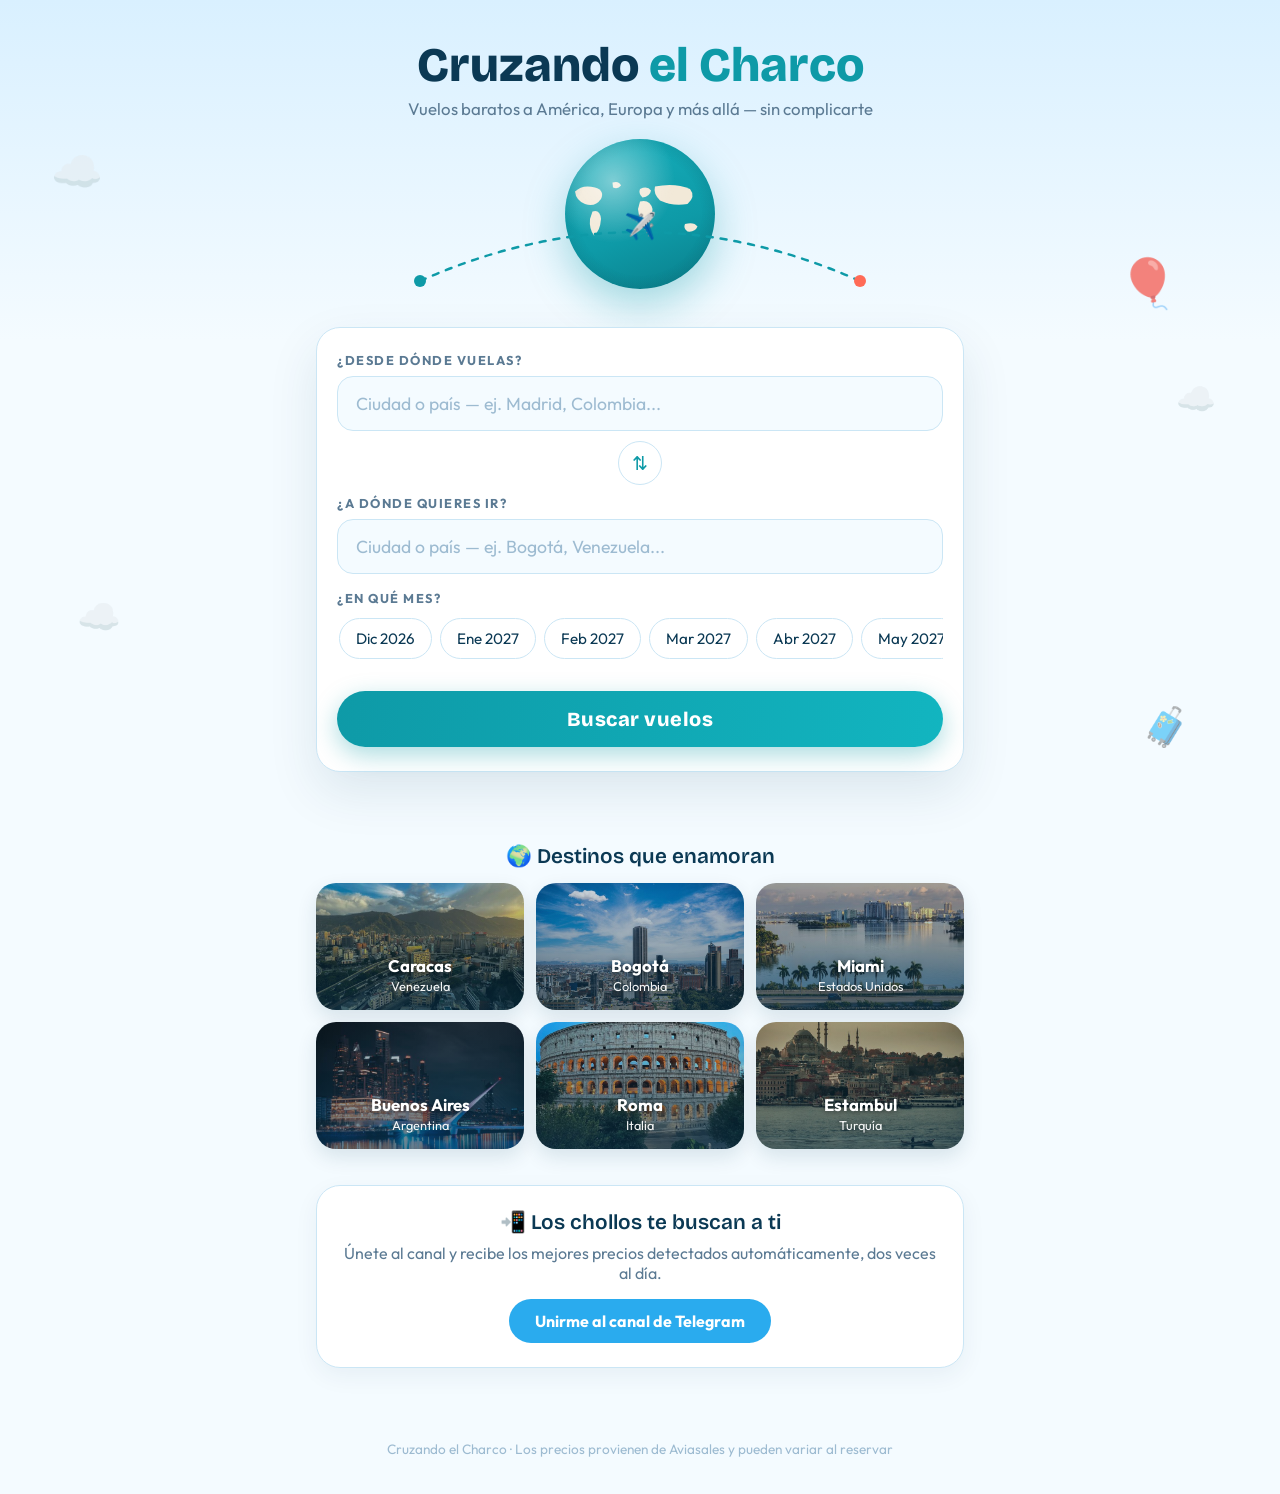
<file: index (15).html>
<!DOCTYPE html>
<html lang="es">
<head>
<meta charset="UTF-8">
<meta name="viewport" content="width=device-width, initial-scale=1">
<title>Cruzando el Charco ✈️ Buscador de vuelos</title>
<link href="https://fonts.googleapis.com/css2?family=Bricolage+Grotesque:wght@600;800&family=Outfit:wght@400;500;700&display=swap" rel="stylesheet">
<style>
  :root {
    --cielo:#D9F0FF;      /* celeste alto del cielo */
    --horizonte:#F4FBFF;  /* claridad del horizonte */
    --nube:#FFFFFF;       /* tarjetas */
    --tinta:#0B3954;      /* azul marino profundo (texto) */
    --apagado:#5B7A93;    /* texto secundario */
    --turquesa:#0E9AA7;   /* mar caribe */
    --coral:#FF6B57;      /* acción / reservar */
    --borde:#CBE6F5;
  }
  * { box-sizing:border-box; margin:0; padding:0; }
  html { scroll-behavior:smooth; }
  body {
    font-family:'Outfit',sans-serif;
    background:linear-gradient(180deg, var(--cielo) 0%, var(--horizonte) 340px);
    color:var(--tinta);
    min-height:100vh;
  }

  /* ---------- Cabecera con el charco ---------- */
  header { text-align:center; padding:40px 16px 8px; }
  header h1 {
    font-family:'Bricolage Grotesque',sans-serif;
    font-weight:800; font-size:clamp(1.9rem, 6vw, 3rem);
    line-height:1.05; color:var(--tinta);
  }
  header h1 .mar { color:var(--turquesa); }
  header p.lema { color:var(--apagado); margin-top:8px; font-size:1.05rem; }

  .charco { max-width:560px; margin:-96px auto 0; display:block; position:relative; z-index:2; }

  /* ---------- Globo terráqueo rotando ---------- */
  .globo {
    width:150px; height:150px; border-radius:50%;
    margin:20px auto 0; position:relative; overflow:hidden;
    background:linear-gradient(160deg, #17B0BD, #0E9AA7 60%, #0A7E8A);
    box-shadow:0 16px 40px rgba(14,154,167,.35);
  }
  .globo .tierra {
    position:absolute; top:0; left:0; height:100%; width:200%;
    background-image:url('data:image/svg+xml;utf8,%3Csvg xmlns="http://www.w3.org/2000/svg" viewBox="0 0 300 150"%3E%3Cg fill="%23F2E9D8"%3E%3Cpath d="M20 30 Q35 15 60 22 Q80 28 72 45 Q60 62 40 55 Q22 48 20 30 Z"/%3E%3Cpath d="M55 70 Q70 65 72 85 Q70 110 58 118 Q48 105 50 85 Z"/%3E%3Cpath d="M95 12 Q108 8 112 18 Q106 26 96 22 Z"/%3E%3Cpath d="M150 25 Q165 18 172 28 Q170 40 155 42 Q146 34 150 25 Z"/%3E%3Cpath d="M150 50 Q170 45 175 65 Q175 90 160 100 Q148 88 146 65 Z"/%3E%3Cpath d="M180 20 Q220 12 250 25 Q262 40 245 55 Q215 60 190 48 Q176 34 180 20 Z"/%3E%3Cpath d="M240 95 Q258 90 265 100 Q260 112 245 110 Q236 103 240 95 Z"/%3E%3C/g%3E%3C/svg%3E');
    background-size:50% 100%; background-repeat:repeat-x;
    animation:girar 16s linear infinite;
  }
  @keyframes girar { to { transform:translateX(-50%); } }
  .globo::after {
    content:""; position:absolute; inset:0; border-radius:50%;
    background:
      radial-gradient(circle at 32% 28%, rgba(255,255,255,.45), transparent 42%),
      radial-gradient(circle at 50% 50%, transparent 58%, rgba(7,60,70,.35) 100%);
    pointer-events:none;
  }
  @media (prefers-reduced-motion: reduce) { .globo .tierra { animation:none; } }
  .ruta-punteada {
    stroke:var(--turquesa); stroke-width:2.5; fill:none;
    stroke-dasharray:6 8; stroke-linecap:round;
    animation:volar 2.4s linear infinite;
  }
  @keyframes volar { to { stroke-dashoffset:-28; } }
  .avioncito { animation:balanceo 3s ease-in-out infinite; transform-origin:center; }
  @keyframes balanceo { 0%,100%{transform:translateY(0)} 50%{transform:translateY(-4px)} }
  @media (prefers-reduced-motion: reduce) {
    .ruta-punteada, .avioncito { animation:none; }
  }

  main { max-width:680px; margin:0 auto; padding:16px 16px 48px; }

  /* ---------- Formulario ---------- */
  .tarjeta {
    background:var(--nube);
    border:1px solid var(--borde);
    border-radius:24px;
    padding:24px 20px;
    box-shadow:0 20px 50px rgba(11,57,84,.10);
  }
  .campo { position:relative; margin-bottom:16px; }
  label {
    display:block; font-size:.8rem; font-weight:700;
    color:var(--apagado); letter-spacing:1.5px; text-transform:uppercase;
    margin-bottom:8px;
  }
  input[type=text] {
    width:100%; padding:15px 18px;
    border-radius:16px; border:1.5px solid var(--borde);
    background:var(--horizonte); color:var(--tinta);
    font-family:'Outfit',sans-serif; font-size:1.1rem;
    transition:border-color .2s;
  }
  input[type=text]::placeholder { color:#9DBBD1; }
  input[type=text]:focus { outline:none; border-color:var(--turquesa); }

  /* Botón de intercambio origen/destino */
  .intercambio { display:flex; justify-content:center; margin:-6px 0 10px; }
  .intercambio button {
    background:var(--nube); border:1.5px solid var(--borde);
    color:var(--turquesa); width:44px; height:44px; border-radius:50%;
    font-size:1.2rem; cursor:pointer; transition:transform .3s, border-color .2s;
  }
  .intercambio button:hover { border-color:var(--turquesa); transform:rotate(180deg); }

  /* Autocompletado */
  .sugerencias {
    position:absolute; z-index:20; left:0; right:0; top:calc(100% + 6px);
    background:var(--nube); border:1.5px solid var(--borde);
    border-radius:16px; overflow:hidden; display:none;
    max-height:280px; overflow-y:auto;
    box-shadow:0 16px 40px rgba(11,57,84,.18);
  }
  .sugerencias.abierta { display:block; }
  .sugerencia {
    padding:12px 18px; cursor:pointer; display:flex;
    justify-content:space-between; align-items:center; gap:12px;
  }
  .sugerencia:hover, .sugerencia.activa { background:var(--cielo); }
  .sugerencia .ciudad { font-weight:500; }
  .sugerencia .pais { color:var(--apagado); font-size:.85rem; }
  .sugerencia .iata {
    font-family:'Bricolage Grotesque',sans-serif; font-weight:600;
    color:var(--turquesa); font-size:.9rem; letter-spacing:1px;
  }

  /* Meses en pastillas */
  .meses { display:flex; gap:8px; overflow-x:auto; padding:4px 2px 8px; scrollbar-width:thin; }
  .mes {
    flex:0 0 auto; padding:10px 16px; border-radius:999px;
    border:1.5px solid var(--borde); background:var(--nube);
    color:var(--tinta); font-family:'Outfit',sans-serif; font-size:.95rem;
    cursor:pointer; white-space:nowrap; transition:all .15s;
  }
  .mes:hover { border-color:var(--turquesa); }
  .mes.elegido { background:var(--turquesa); border-color:var(--turquesa); color:#fff; font-weight:700; }

  .boton-buscar {
    width:100%; margin-top:8px;
    background:linear-gradient(100deg, var(--turquesa), #12B5C0);
    color:#fff;
    font-family:'Bricolage Grotesque',sans-serif;
    font-size:1.25rem; font-weight:800; letter-spacing:.5px;
    border:none; border-radius:999px; padding:16px;
    cursor:pointer; transition:transform .15s, box-shadow .15s;
    box-shadow:0 8px 24px rgba(14,154,167,.35);
  }
  .boton-buscar:hover { transform:translateY(-2px); box-shadow:0 12px 32px rgba(14,154,167,.45); }
  .boton-buscar:active { transform:scale(.98); }

  #estado { text-align:center; padding:22px 8px; color:var(--apagado); }

  /* ---------- Resultados ---------- */
  .vuelo {
    background:var(--nube); border:1px solid var(--borde);
    border-radius:20px; padding:18px 20px; margin-top:14px;
    display:flex; justify-content:space-between; align-items:center;
    gap:14px; flex-wrap:wrap;
    animation:aparecer .35s ease both;
    box-shadow:0 8px 24px rgba(11,57,84,.06);
  }
  @keyframes aparecer { from{opacity:0; transform:translateY(10px)} to{opacity:1; transform:none} }
  .vuelo .info { flex:1; min-width:190px; }
  .vuelo .trayecto {
    font-family:'Bricolage Grotesque',sans-serif; font-weight:600; font-size:1.25rem;
    display:flex; align-items:center; gap:8px;
  }
  .vuelo .trayecto .flecha { color:var(--turquesa); }
  .vuelo .detalle { font-size:.9rem; color:var(--apagado); margin-top:6px; }
  .vuelo .etiqueta-directo {
    display:inline-block; margin-left:6px; padding:2px 10px;
    background:rgba(16,185,129,.12); color:#0F9D6E;
    border-radius:999px; font-size:.78rem; font-weight:500;
  }
  .vuelo .precio {
    font-family:'Bricolage Grotesque',sans-serif; font-weight:800;
    font-size:2rem; color:var(--tinta); white-space:nowrap;
  }
  .vuelo a.reservar {
    background:var(--coral);
    color:#fff; text-decoration:none; font-weight:700;
    padding:12px 24px; border-radius:999px; font-size:1rem;
    transition:transform .15s, box-shadow .15s;
    box-shadow:0 6px 18px rgba(255,107,87,.35);
  }
  .vuelo a.reservar:hover { transform:translateY(-2px); box-shadow:0 10px 24px rgba(255,107,87,.45); }

  /* ---------- Pie con Telegram ---------- */
  .telegram {
    margin-top:36px; text-align:center;
    background:var(--nube); border:1px solid var(--borde);
    border-radius:24px; padding:24px 20px;
    box-shadow:0 8px 24px rgba(11,57,84,.06);
  }
  .telegram h2 { font-family:'Bricolage Grotesque',sans-serif; font-weight:600; font-size:1.3rem; }
  .telegram p { color:var(--apagado); margin:8px 0 16px; }
  .telegram a {
    display:inline-block; background:#2AABEE; color:#fff;
    text-decoration:none; font-weight:700; padding:12px 26px;
    border-radius:999px; transition:transform .15s;
  }
  .telegram a:hover { transform:translateY(-2px); }

  footer { text-align:center; color:#9DBBD1; font-size:.85rem; padding:24px 16px 36px; }

  /* ---------- Decoración flotante en los laterales ---------- */
  .decor {
    position:fixed; font-size:2.6rem; opacity:.5; z-index:0;
    pointer-events:none; user-select:none;
    animation:flotar 7s ease-in-out infinite;
  }
  .decor.n1 { top:16%; left:4%; }
  .decor.n2 { top:42%; right:5%; font-size:2rem; animation-delay:1.6s; }
  .decor.n3 { top:66%; left:6%; font-size:2.2rem; animation-delay:3s; }
  .decor.globo-aero { top:28%; right:8%; font-size:3rem; animation-delay:.8s; opacity:.65; }
  .decor.maleta { top:78%; right:7%; font-size:2.4rem; animation-delay:2.2s; }
  @keyframes flotar { 0%,100%{transform:translateY(0)} 50%{transform:translateY(-16px)} }
  @media (max-width:900px) { .decor { display:none; } }
  @media (prefers-reduced-motion: reduce) { .decor { animation:none; } }
  header, main { position:relative; z-index:1; }

  /* ---------- Gráfico de precios por día ---------- */
  .grafico {
    background:var(--nube); border:1px solid var(--borde); border-radius:20px;
    padding:18px 16px 12px; margin-top:16px;
    box-shadow:0 8px 20px rgba(11,57,84,.08);
  }
  .grafico h3 {
    font-family:'Bricolage Grotesque',sans-serif; font-weight:600;
    font-size:1.05rem; margin-bottom:4px;
  }
  .grafico .mejor-dia { font-size:.9rem; color:var(--apagado); margin-bottom:12px; }
  .grafico .mejor-dia strong { color:var(--coral); }
  .barras { display:flex; align-items:flex-end; gap:2px; height:130px; }
  .barra {
    flex:1; border-radius:4px 4px 0 0; background:var(--turquesa);
    min-height:6px; position:relative; cursor:default;
    transition:opacity .15s;
  }
  .barra:hover { opacity:.75; }
  .barra.sin-dato { background:var(--borde); }
  .barra.mas-barata { background:var(--coral); }
  .barra.seleccionada { outline:3px solid var(--tinta); outline-offset:1px; }
  .dia-elegido {
    display:flex; align-items:center; gap:12px; flex-wrap:wrap;
    margin-top:14px; padding:12px 14px; border-radius:14px;
    background:var(--horizonte); border:1px solid var(--borde);
  }
  .dia-elegido .dato { flex:1; min-width:150px; }
  .dia-elegido .dato .dia { font-weight:700; }
  .dia-elegido .dato .extra { font-size:.85rem; color:var(--apagado); margin-top:2px; }
  .dia-elegido .precio-dia { font-weight:800; font-size:1.2rem; color:var(--tinta); }
  .dia-elegido .reservar-dia {
    background:var(--coral); color:#fff; text-decoration:none; font-weight:700;
    padding:10px 18px; border-radius:12px; white-space:nowrap;
  }
  .barra .precio-flotante {
    display:none; position:absolute; bottom:calc(100% + 4px); left:50%;
    transform:translateX(-50%); background:var(--tinta); color:#fff;
    font-size:.72rem; padding:3px 7px; border-radius:8px; white-space:nowrap; z-index:3;
  }
  .barra:hover .precio-flotante { display:block; }
  .eje-dias { display:flex; justify-content:space-between; margin-top:6px;
    font-size:.75rem; color:var(--apagado); }

  /* ---------- Destinos populares ---------- */
  .destinos { margin-top:28px; }
  .destinos h2 {
    font-family:'Bricolage Grotesque',sans-serif; font-weight:600;
    font-size:1.3rem; text-align:center; margin-bottom:14px;
  }
  .rejilla-destinos {
    display:grid; grid-template-columns:repeat(3, 1fr); gap:12px;
  }
  @media (max-width:560px) { .rejilla-destinos { grid-template-columns:repeat(2, 1fr); } }
  .destino {
    border:none; border-radius:20px; padding:72px 12px 16px; cursor:pointer;
    text-align:center; color:#fff; font-family:'Outfit',sans-serif;
    transition:transform .15s, box-shadow .15s;
    box-shadow:0 8px 20px rgba(11,57,84,.12);
    background-size:cover; background-position:center;
    text-shadow:0 1px 6px rgba(0,0,0,.55);
  }
  .destino:hover { transform:translateY(-4px); box-shadow:0 14px 30px rgba(11,57,84,.2); }
  .destino .nombre { font-weight:700; font-size:1.05rem; display:block; }
  .destino .pais { font-size:.8rem; opacity:.95; display:block; margin-top:2px; }
  .d-caracas     { background-image:linear-gradient(rgba(11,57,84,.15), rgba(11,57,84,.6)), url('img/caracas.jpg'); }
  .d-bogota      { background-image:linear-gradient(rgba(11,57,84,.15), rgba(11,57,84,.6)), url('img/bogota.jpg'); }
  .d-miami       { background-image:linear-gradient(rgba(11,57,84,.15), rgba(11,57,84,.6)), url('img/miami.jpg'); }
  .d-buenosaires { background-image:linear-gradient(rgba(11,57,84,.15), rgba(11,57,84,.6)), url('img/buenosaires.jpg'); }
  .d-roma        { background-image:linear-gradient(rgba(11,57,84,.15), rgba(11,57,84,.6)), url('img/roma.jpg'); }
  .d-estambul    { background-image:linear-gradient(rgba(11,57,84,.15), rgba(11,57,84,.6)), url('img/estambul.jpg'); }
</style>
</head>
<body>

<span class="decor n1" aria-hidden="true">☁️</span>
<span class="decor n2" aria-hidden="true">☁️</span>
<span class="decor n3" aria-hidden="true">☁️</span>
<span class="decor globo-aero" aria-hidden="true">🎈</span>
<span class="decor maleta" aria-hidden="true">🧳</span>

<header>
  <h1>Cruzando <span class="mar">el Charco</span></h1>
  <p class="lema">Vuelos baratos a América, Europa y más allá — sin complicarte</p>
  <div class="globo" aria-hidden="true"><div class="tierra"></div></div>
  <svg class="charco" viewBox="0 0 560 110" xmlns="http://www.w3.org/2000/svg" aria-hidden="true">
    <path class="ruta-punteada" d="M 60 88 Q 280 -10 500 88"/>
    <circle cx="60" cy="88" r="6" fill="#0E9AA7"/>
    <circle cx="500" cy="88" r="6" fill="#FF6B57"/>
    <g class="avioncito">
      <text x="280" y="42" font-size="26" text-anchor="middle">✈️</text>
    </g>
  </svg>
</header>

<main>
  <div class="tarjeta">
    <div class="campo">
      <label for="origen">¿Desde dónde vuelas?</label>
      <input type="text" id="origen" placeholder="Ciudad o país — ej. Madrid, Colombia..." autocomplete="off">
      <div class="sugerencias" id="sug-origen"></div>
    </div>

    <div class="intercambio">
      <button type="button" id="btn-intercambio" title="Intercambiar origen y destino" aria-label="Intercambiar origen y destino">⇅</button>
    </div>

    <div class="campo">
      <label for="destino">¿A dónde quieres ir?</label>
      <input type="text" id="destino" placeholder="Ciudad o país — ej. Bogotá, Venezuela..." autocomplete="off">
      <div class="sugerencias" id="sug-destino"></div>
    </div>

    <div class="campo">
      <label>¿En qué mes?</label>
      <div class="meses" id="meses"></div>
    </div>

    <button class="boton-buscar" id="buscar">Buscar vuelos</button>
  </div>

  <div id="estado"></div>
  <div id="calendario"></div>
  <div id="resultados"></div>

  <div class="destinos">
    <h2>🌍 Destinos que enamoran</h2>
    <div class="rejilla-destinos">
      <button type="button" class="destino d-caracas" data-iata="CCS" data-ciudad="Caracas">
        <span class="nombre">Caracas</span><span class="pais">Venezuela</span>
      </button>
      <button type="button" class="destino d-bogota" data-iata="BOG" data-ciudad="Bogotá">
        <span class="nombre">Bogotá</span><span class="pais">Colombia</span>
      </button>
      <button type="button" class="destino d-miami" data-iata="MIA" data-ciudad="Miami">
        <span class="nombre">Miami</span><span class="pais">Estados Unidos</span>
      </button>
      <button type="button" class="destino d-buenosaires" data-iata="EZE" data-ciudad="Buenos Aires">
        <span class="nombre">Buenos Aires</span><span class="pais">Argentina</span>
      </button>
      <button type="button" class="destino d-roma" data-iata="FCO" data-ciudad="Roma">
        <span class="nombre">Roma</span><span class="pais">Italia</span>
      </button>
      <button type="button" class="destino d-estambul" data-iata="IST" data-ciudad="Estambul">
        <span class="nombre">Estambul</span><span class="pais">Turquía</span>
      </button>
    </div>
  </div>


  <div class="telegram">
    <h2>📲 Los chollos te buscan a ti</h2>
    <p>Únete al canal y recibe los mejores precios detectados automáticamente, dos veces al día.</p>
    <a href="https://t.me/cruzandoelcharco_vuelos" target="_blank" rel="noopener">Unirme al canal de Telegram</a>
  </div>
</main>

<footer>Cruzando el Charco · Los precios provienen de Aviasales y pueden variar al reservar</footer>

<script>
const BACKEND = "https://buscadora-vuelos.onrender.com";
const MARKER = "748938";

/* ---------- Aeropuertos: ciudad, país, IATA ---------- */
const AEROPUERTOS = [
  /* España */
  ["Madrid","España","MAD"],["Barcelona","España","BCN"],["Valencia","España","VLC"],
  ["Málaga","España","AGP"],["Sevilla","España","SVQ"],["Palma de Mallorca","España","PMI"],
  ["Alicante","España","ALC"],["Bilbao","España","BIO"],["Tenerife Norte","España","TFN"],
  ["Tenerife Sur","España","TFS"],["Gran Canaria","España","LPA"],["Santiago de Compostela","España","SCQ"],
  /* Venezuela */
  ["Caracas","Venezuela","CCS"],["Maracaibo","Venezuela","MAR"],["Valencia","Venezuela","VLN"],
  ["Barcelona","Venezuela","BLA"],["Porlamar (Margarita)","Venezuela","PMV"],
  /* Colombia */
  ["Bogotá","Colombia","BOG"],["Medellín","Colombia","MDE"],["Cali","Colombia","CLO"],
  ["Cartagena","Colombia","CTG"],["Barranquilla","Colombia","BAQ"],["Pereira","Colombia","PEI"],
  /* Estados Unidos */
  ["Miami","Estados Unidos","MIA"],["Nueva York (JFK)","Estados Unidos","JFK"],
  ["Orlando","Estados Unidos","MCO"],["Houston","Estados Unidos","IAH"],["Los Ángeles","Estados Unidos","LAX"],
  /* Cono Sur */
  ["Santiago de Chile","Chile","SCL"],["Buenos Aires (Ezeiza)","Argentina","EZE"],
  ["Montevideo","Uruguay","MVD"],["Asunción","Paraguay","ASU"],
  /* Andinos */
  ["Lima","Perú","LIM"],["Quito","Ecuador","UIO"],["Guayaquil","Ecuador","GYE"],
  ["La Paz","Bolivia","LPB"],["Santa Cruz","Bolivia","VVI"],
  /* Caribe y Centroamérica */
  ["Santo Domingo","República Dominicana","SDQ"],["Punta Cana","República Dominicana","PUJ"],
  ["La Habana","Cuba","HAV"],["San Juan","Puerto Rico","SJU"],["Panamá","Panamá","PTY"],
  ["San José","Costa Rica","SJO"],["Ciudad de Guatemala","Guatemala","GUA"],
  ["San Pedro Sula","Honduras","SAP"],["San Salvador","El Salvador","SAL"],
  /* México y Brasil */
  ["Ciudad de México","México","MEX"],["Cancún","México","CUN"],["Guadalajara","México","GDL"],
  ["São Paulo","Brasil","GRU"],["Río de Janeiro","Brasil","GIG"],
  /* Europa */
  ["Lisboa","Portugal","LIS"],["Oporto","Portugal","OPO"],
  ["París","Francia","CDG"],["Roma","Italia","FCO"],["Milán","Italia","MXP"],
  ["Venecia","Italia","VCE"],["Nápoles","Italia","NAP"],
  ["Londres","Reino Unido","LHR"],["Dublín","Irlanda","DUB"],
  ["Ámsterdam","Países Bajos","AMS"],["Bruselas","Bélgica","BRU"],
  ["Berlín","Alemania","BER"],["Frankfurt","Alemania","FRA"],["Múnich","Alemania","MUC"],
  ["Viena","Austria","VIE"],["Zúrich","Suiza","ZRH"],["Ginebra","Suiza","GVA"],
  ["Praga","Chequia","PRG"],["Budapest","Hungría","BUD"],["Varsovia","Polonia","WAW"],
  ["Atenas","Grecia","ATH"],["Estambul","Turquía","IST"],
  ["Copenhague","Dinamarca","CPH"],["Estocolmo","Suecia","ARN"],["Oslo","Noruega","OSL"],
  ["Bucarest","Rumanía","OTP"],
  /* África cercana */
  ["Marrakech","Marruecos","RAK"],["Casablanca","Marruecos","CMN"],["El Cairo","Egipto","CAI"]
];

/* Quita tildes y pasa a minúsculas para comparar */
function normalizar(t) {
  return t.toLowerCase().normalize("NFD").replace(/[\u0300-\u036f]/g, "");
}

/* ---------- Autocompletado ---------- */
const seleccion = { origen:null, destino:null };

function montarAutocompletado(idInput, idLista, clave) {
  const input = document.getElementById(idInput);
  const lista = document.getElementById(idLista);

  function cerrar() { lista.classList.remove("abierta"); lista.innerHTML = ""; }

  function pintar(coincidencias) {
    lista.innerHTML = "";
    coincidencias.slice(0, 8).forEach(([ciudad, pais, iata]) => {
      const fila = document.createElement("div");
      fila.className = "sugerencia";
      fila.innerHTML = `<span><span class="ciudad">${ciudad}</span> <span class="pais">· ${pais}</span></span><span class="iata">${iata}</span>`;
      fila.addEventListener("mousedown", () => {   /* mousedown gana al blur */
        seleccion[clave] = iata;
        input.value = `${ciudad} (${iata})`;
        cerrar();
      });
      lista.appendChild(fila);
    });
    lista.classList.toggle("abierta", coincidencias.length > 0);
  }

  let temporizador = null;

  input.addEventListener("input", () => {
    seleccion[clave] = null;                      /* si edita, invalida lo elegido */
    const texto = input.value.trim();
    const q = normalizar(texto);
    if (q.length < 2) { cerrar(); clearTimeout(temporizador); return; }

    /* 1) Respuesta instantánea con la lista local */
    const locales = AEROPUERTOS.filter(([ciudad, pais, iata]) =>
      normalizar(ciudad).includes(q) ||
      normalizar(pais).includes(q) ||
      iata.toLowerCase() === q
    );
    pintar(locales);

    /* 2) Consulta al autocompletado mundial de Travelpayouts (gratuito) */
    clearTimeout(temporizador);
    temporizador = setTimeout(async () => {
      try {
        const r = await fetch(`https://autocomplete.travelpayouts.com/places2?locale=es&types[]=city&types[]=airport&term=${encodeURIComponent(texto)}`);
        if (!r.ok) return;
        const lugares = await r.json();
        if (normalizar(input.value.trim()) !== q) return;   /* ya escribió otra cosa */

        const vistos = new Set();
        const mundiales = [];
        lugares.forEach(l => {
          if (!l.code || vistos.has(l.code)) return;
          vistos.add(l.code);
          mundiales.push([l.name, l.country_name || "", l.code]);
        });
        locales.forEach(a => { if (!vistos.has(a[2])) { vistos.add(a[2]); mundiales.push(a); } });
        if (mundiales.length > 0) pintar(mundiales);
      } catch (e) { /* sin conexión con el servicio: nos quedamos con la lista local */ }
    }, 250);
  });

  input.addEventListener("blur", () => setTimeout(cerrar, 150));
  input.addEventListener("focus", () => { if (input.value.trim().length >= 2) input.dispatchEvent(new Event("input")); });
}

montarAutocompletado("origen", "sug-origen", "origen");
montarAutocompletado("destino", "sug-destino", "destino");

/* Intercambiar origen y destino */
document.getElementById("btn-intercambio").addEventListener("click", () => {
  const iOrigen = document.getElementById("origen");
  const iDestino = document.getElementById("destino");
  [iOrigen.value, iDestino.value] = [iDestino.value, iOrigen.value];
  [seleccion.origen, seleccion.destino] = [seleccion.destino, seleccion.origen];
});

/* Tarjetas de destinos populares: tocar = rellenar destino */
document.querySelectorAll(".destino").forEach(tarjeta => {
  tarjeta.addEventListener("click", () => {
    seleccion.destino = tarjeta.dataset.iata;
    document.getElementById("destino").value = `${tarjeta.dataset.ciudad} (${tarjeta.dataset.iata})`;
    document.querySelector(".tarjeta").scrollIntoView({ behavior:"smooth", block:"start" });
    if (!seleccion.origen) document.getElementById("origen").focus();
  });
});

/* ---------- Pastillas de meses (los próximos 12) ---------- */
const NOMBRES_MES = ["Ene","Feb","Mar","Abr","May","Jun","Jul","Ago","Sep","Oct","Nov","Dic"];
let mesElegido = null;

(function montarMeses() {
  const cont = document.getElementById("meses");
  const hoy = new Date();
  for (let i = 0; i < 12; i++) {
    const d = new Date(hoy.getFullYear(), hoy.getMonth() + i, 1);
    const valor = `${d.getFullYear()}-${String(d.getMonth() + 1).padStart(2, "0")}`;
    const pastilla = document.createElement("button");
    pastilla.type = "button";
    pastilla.className = "mes";
    pastilla.textContent = `${NOMBRES_MES[d.getMonth()]} ${d.getFullYear()}`;
    pastilla.addEventListener("click", () => {
      document.querySelectorAll(".mes").forEach(m => m.classList.remove("elegido"));
      pastilla.classList.add("elegido");
      mesElegido = valor;
    });
    cont.appendChild(pastilla);
  }
})();

/* ---------- Búsqueda ---------- */
const estado = document.getElementById("estado");
const resultados = document.getElementById("resultados");
const calendario = document.getElementById("calendario");

const MESES = ["enero","febrero","marzo","abril","mayo","junio",
               "julio","agosto","septiembre","octubre","noviembre","diciembre"];

function pintarCalendario(datos, mes) {
  calendario.innerHTML = "";
  const dias = Object.keys(datos);
  if (dias.length === 0) return;

  const [anio, numMes] = mes.split("-").map(Number);
  const totalDias = new Date(anio, numMes, 0).getDate();

  let masBarato = null;
  dias.forEach(d => {
    if (!masBarato || datos[d].price < datos[masBarato].price) masBarato = d;
  });
  const precios = dias.map(d => datos[d].price);
  const maxPrecio = Math.max(...precios);

  const caja = document.createElement("div");
  caja.className = "grafico";

  const diaBonito = `${Number(masBarato.slice(8,10))} de ${MESES[numMes-1]}`;
  caja.innerHTML = `
    <h3>📅 Precio por día del mes</h3>
    <div class="mejor-dia">El día más barato es el <strong>${diaBonito} — ${datos[masBarato].price}€</strong>. Toca una barra para elegir día y reservar.</div>`;

  const zona = document.createElement("div");
  zona.className = "barras";

  const panelDia = document.createElement("div");

  function elegirDia(clave, barra) {
    zona.querySelectorAll(".barra").forEach(b => b.classList.remove("seleccionada"));
    barra.classList.add("seleccionada");
    const v = datos[clave];
    const d = Number(clave.slice(8,10));
    const directo = v.transfers === 0;
    const escalas = directo ? "Directo" : `${v.transfers} escala(s)`;
    const enlace = `https://www.aviasales.es${v.link}&marker=${MARKER}`;
    panelDia.className = "dia-elegido";
    panelDia.innerHTML = `
      <div class="dato">
        <div class="dia">✈️ ${d} de ${MESES[numMes-1]}</div>
        <div class="extra">${v.airline || ""} · ${escalas}</div>
      </div>
      <div class="precio-dia">${v.price}€</div>
      <a class="reservar-dia" href="${enlace}" target="_blank" rel="noopener">Reservar</a>`;
  }

  function elegirDiaSinDato(clave, barra) {
    zona.querySelectorAll(".barra").forEach(b => b.classList.remove("seleccionada"));
    barra.classList.add("seleccionada");
    const d = Number(clave.slice(8,10));
    const dd = clave.slice(8,10), mm = clave.slice(5,7);
    const enlace = `https://www.aviasales.es/search/${seleccion.origen}${dd}${mm}${seleccion.destino}1?marker=${MARKER}`;
    panelDia.className = "dia-elegido";
    panelDia.innerHTML = `
      <div class="dato">
        <div class="dia">🔎 ${d} de ${MESES[numMes-1]}</div>
        <div class="extra">Precio no guardado aún — compruébalo en vivo</div>
      </div>
      <a class="reservar-dia" href="${enlace}" target="_blank" rel="noopener">Ver precio en Aviasales</a>`;
  }

  for (let d = 1; d <= totalDias; d++) {
    const clave = `${mes}-${String(d).padStart(2,"0")}`;
    const barra = document.createElement("div");
    if (datos[clave]) {
      const p = datos[clave].price;
      barra.className = "barra" + (clave === masBarato ? " mas-barata" : "");
      barra.style.height = `${Math.max(12, Math.round(p / maxPrecio * 100))}%`;
      barra.style.cursor = "pointer";
      barra.innerHTML = `<span class="precio-flotante">día ${d} · ${p}€ · toca para elegir</span>`;
      barra.addEventListener("click", () => elegirDia(clave, barra));
    } else {
      barra.className = "barra sin-dato";
      barra.style.cursor = "pointer";
      barra.innerHTML = `<span class="precio-flotante">día ${d} · toca y compruébalo en vivo</span>`;
      barra.addEventListener("click", () => elegirDiaSinDato(clave, barra));
    }
    zona.appendChild(barra);
  }
  caja.appendChild(zona);

  const eje = document.createElement("div");
  eje.className = "eje-dias";
  eje.innerHTML = `<span>1</span><span>${totalDias}</span>`;
  caja.appendChild(eje);
  caja.appendChild(panelDia);

  calendario.appendChild(caja);
}

document.getElementById("buscar").addEventListener("click", async () => {
  resultados.innerHTML = "";
  calendario.innerHTML = "";

  if (!seleccion.origen) { estado.textContent = "Elige el origen de la lista de sugerencias 👆"; return; }
  if (!seleccion.destino) { estado.textContent = "Elige el destino de la lista de sugerencias 👆"; return; }
  if (!mesElegido) { estado.textContent = "Toca el mes en el que quieres viajar 👆"; return; }

  estado.textContent = "Buscando... ✈️ (la primera búsqueda del día puede tardar hasta un minuto)";

  try {
    const [r, rCal] = await Promise.all([
      fetch(`${BACKEND}/buscar?origen=${seleccion.origen}&destino=${seleccion.destino}&fecha=${mesElegido}`),
      fetch(`${BACKEND}/calendario?origen=${seleccion.origen}&destino=${seleccion.destino}&fecha=${mesElegido}`)
    ]);
    if (!r.ok) throw new Error("Error del servidor");
    const data = await r.json();
    const vuelos = (data.data || []).sort((a, b) => a.price - b.price);

    /* El gráfico es un extra: si falla, la búsqueda sigue adelante */
    try {
      if (rCal.ok) {
        const dataCal = await rCal.json();
        pintarCalendario(dataCal.data || {}, mesElegido);
      }
    } catch (e) { /* sin gráfico, sin drama */ }

    if (vuelos.length === 0) {
      estado.textContent = "No encontramos precios para esa ruta y mes. Prueba otro mes u otra ciudad cercana.";
      return;
    }

    estado.textContent = `${vuelos.length} vuelo(s) encontrados — precio por trayecto`;

    vuelos.forEach(v => {
      const horas = Math.floor(v.duration_to / 60);
      const mins = v.duration_to % 60;
      const directo = v.transfers === 0;
      const escalas = directo ? "" : ` · ${v.transfers} escala(s)`;
      const dia = v.departure_at ? v.departure_at.slice(0, 10) : "";
      const enlace = `https://www.aviasales.es${v.link}&marker=${MARKER}`;

      const div = document.createElement("div");
      div.className = "vuelo";
      div.innerHTML = `
        <div class="info">
          <div class="trayecto">${v.origin} <span class="flecha">✈</span> ${v.destination}
            ${directo ? '<span class="etiqueta-directo">Directo</span>' : ''}
          </div>
          <div class="detalle">${dia} · ${v.airline} · ${horas}h ${mins}min${escalas}</div>
        </div>
        <div class="precio">${v.price}€</div>
        <a class="reservar" href="${enlace}" target="_blank" rel="noopener">Reservar</a>`;
      resultados.appendChild(div);
    });
  } catch (err) {
    estado.textContent = "No pudimos completar la búsqueda. Espera unos segundos y reintenta.";
  }
});
</script>
</body>
</html>
</file>
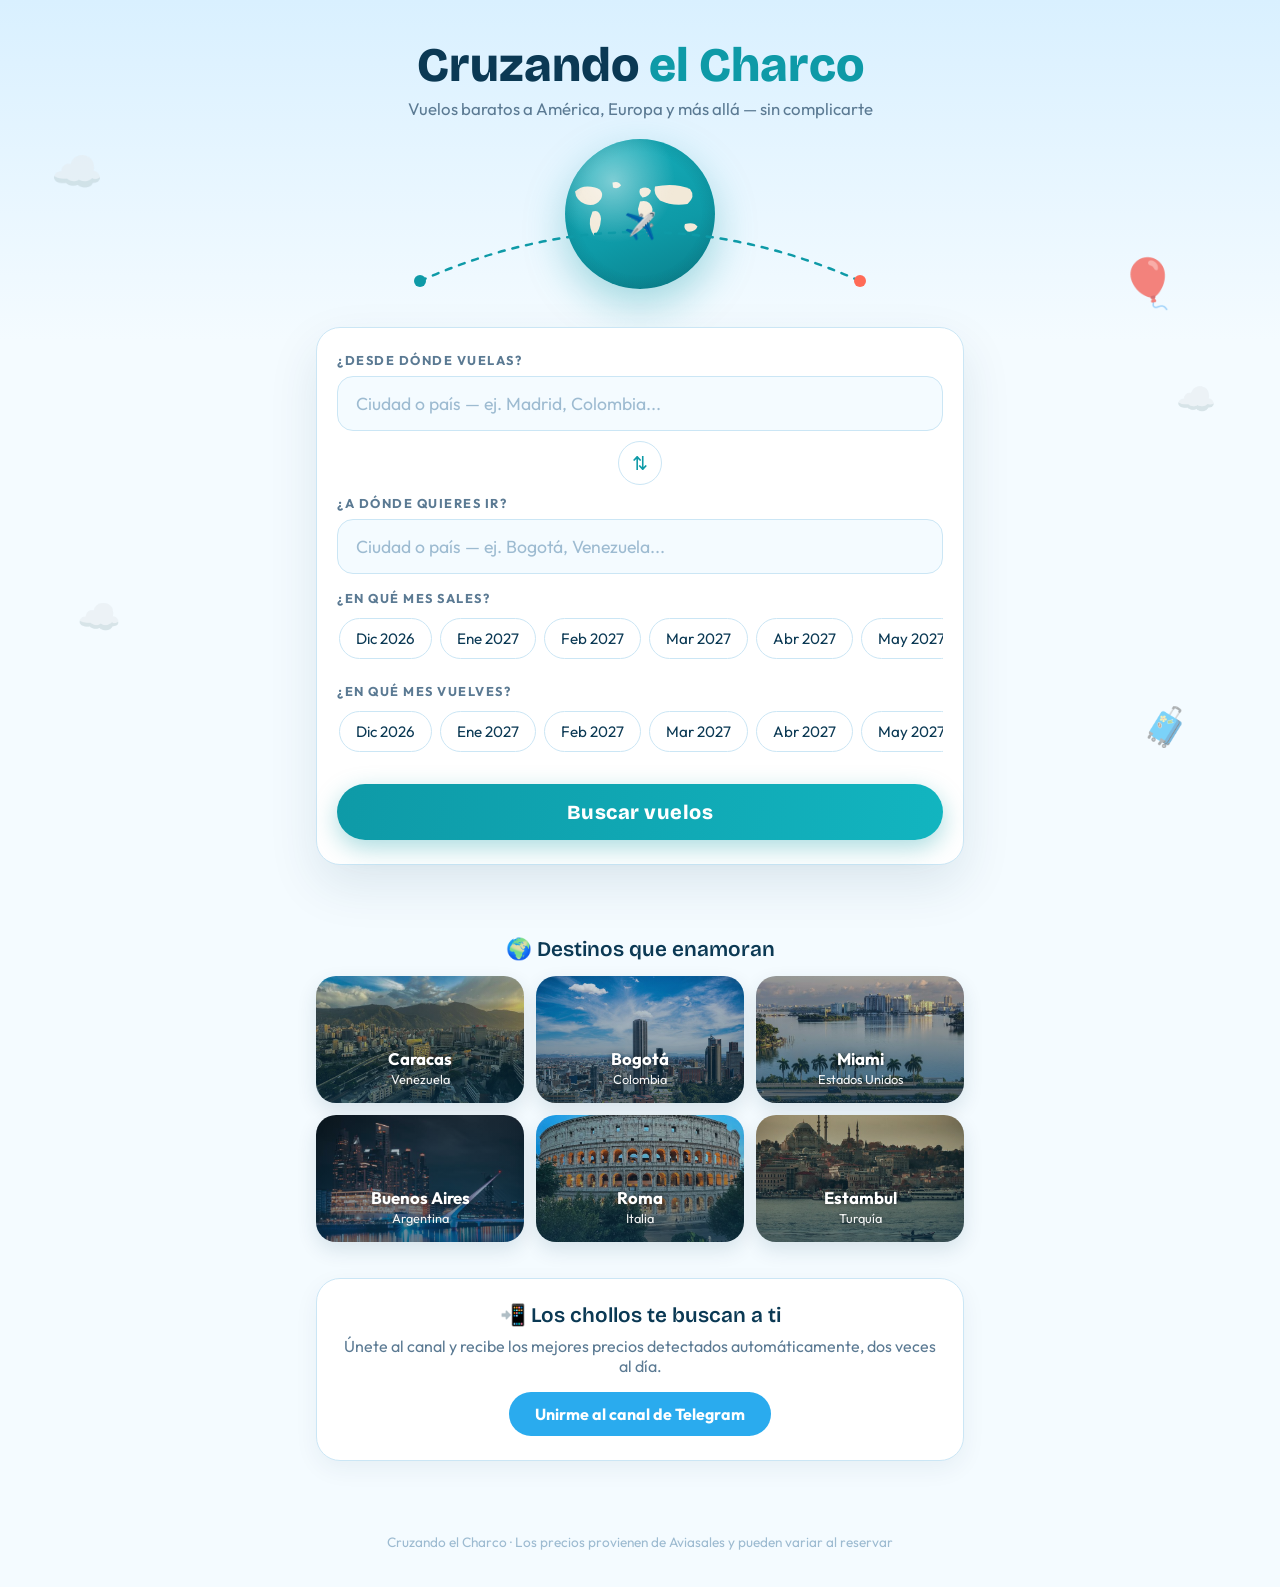
<file: index (17).html>
<!DOCTYPE html>
<html lang="es">
<head>
<meta charset="UTF-8">
<meta name="viewport" content="width=device-width, initial-scale=1">
<title>Cruzando el Charco ✈️ Buscador de vuelos</title>
<link href="https://fonts.googleapis.com/css2?family=Bricolage+Grotesque:wght@600;800&family=Outfit:wght@400;500;700&display=swap" rel="stylesheet">
<style>
  :root {
    --cielo:#D9F0FF;      /* celeste alto del cielo */
    --horizonte:#F4FBFF;  /* claridad del horizonte */
    --nube:#FFFFFF;       /* tarjetas */
    --tinta:#0B3954;      /* azul marino profundo (texto) */
    --apagado:#5B7A93;    /* texto secundario */
    --turquesa:#0E9AA7;   /* mar caribe */
    --coral:#FF6B57;      /* acción / reservar */
    --borde:#CBE6F5;
  }
  * { box-sizing:border-box; margin:0; padding:0; }
  html { scroll-behavior:smooth; }
  body {
    font-family:'Outfit',sans-serif;
    background:linear-gradient(180deg, var(--cielo) 0%, var(--horizonte) 340px);
    color:var(--tinta);
    min-height:100vh;
  }

  /* ---------- Cabecera con el charco ---------- */
  header { text-align:center; padding:40px 16px 8px; }
  header h1 {
    font-family:'Bricolage Grotesque',sans-serif;
    font-weight:800; font-size:clamp(1.9rem, 6vw, 3rem);
    line-height:1.05; color:var(--tinta);
  }
  header h1 .mar { color:var(--turquesa); }
  header p.lema { color:var(--apagado); margin-top:8px; font-size:1.05rem; }

  .charco { max-width:560px; margin:-96px auto 0; display:block; position:relative; z-index:2; }

  /* ---------- Globo terráqueo rotando ---------- */
  .globo {
    width:150px; height:150px; border-radius:50%;
    margin:20px auto 0; position:relative; overflow:hidden;
    background:linear-gradient(160deg, #17B0BD, #0E9AA7 60%, #0A7E8A);
    box-shadow:0 16px 40px rgba(14,154,167,.35);
  }
  .globo .tierra {
    position:absolute; top:0; left:0; height:100%; width:200%;
    background-image:url('data:image/svg+xml;utf8,%3Csvg xmlns="http://www.w3.org/2000/svg" viewBox="0 0 300 150"%3E%3Cg fill="%23F2E9D8"%3E%3Cpath d="M20 30 Q35 15 60 22 Q80 28 72 45 Q60 62 40 55 Q22 48 20 30 Z"/%3E%3Cpath d="M55 70 Q70 65 72 85 Q70 110 58 118 Q48 105 50 85 Z"/%3E%3Cpath d="M95 12 Q108 8 112 18 Q106 26 96 22 Z"/%3E%3Cpath d="M150 25 Q165 18 172 28 Q170 40 155 42 Q146 34 150 25 Z"/%3E%3Cpath d="M150 50 Q170 45 175 65 Q175 90 160 100 Q148 88 146 65 Z"/%3E%3Cpath d="M180 20 Q220 12 250 25 Q262 40 245 55 Q215 60 190 48 Q176 34 180 20 Z"/%3E%3Cpath d="M240 95 Q258 90 265 100 Q260 112 245 110 Q236 103 240 95 Z"/%3E%3C/g%3E%3C/svg%3E');
    background-size:50% 100%; background-repeat:repeat-x;
    animation:girar 16s linear infinite;
  }
  @keyframes girar { to { transform:translateX(-50%); } }
  .globo::after {
    content:""; position:absolute; inset:0; border-radius:50%;
    background:
      radial-gradient(circle at 32% 28%, rgba(255,255,255,.45), transparent 42%),
      radial-gradient(circle at 50% 50%, transparent 58%, rgba(7,60,70,.35) 100%);
    pointer-events:none;
  }
  @media (prefers-reduced-motion: reduce) { .globo .tierra { animation:none; } }
  .ruta-punteada {
    stroke:var(--turquesa); stroke-width:2.5; fill:none;
    stroke-dasharray:6 8; stroke-linecap:round;
    animation:volar 2.4s linear infinite;
  }
  @keyframes volar { to { stroke-dashoffset:-28; } }
  .avioncito { animation:balanceo 3s ease-in-out infinite; transform-origin:center; }
  @keyframes balanceo { 0%,100%{transform:translateY(0)} 50%{transform:translateY(-4px)} }
  @media (prefers-reduced-motion: reduce) {
    .ruta-punteada, .avioncito { animation:none; }
  }

  main { max-width:680px; margin:0 auto; padding:16px 16px 48px; }

  /* ---------- Formulario ---------- */
  .tarjeta {
    background:var(--nube);
    border:1px solid var(--borde);
    border-radius:24px;
    padding:24px 20px;
    box-shadow:0 20px 50px rgba(11,57,84,.10);
  }
  .campo { position:relative; margin-bottom:16px; }
  label {
    display:block; font-size:.8rem; font-weight:700;
    color:var(--apagado); letter-spacing:1.5px; text-transform:uppercase;
    margin-bottom:8px;
  }
  input[type=text] {
    width:100%; padding:15px 18px;
    border-radius:16px; border:1.5px solid var(--borde);
    background:var(--horizonte); color:var(--tinta);
    font-family:'Outfit',sans-serif; font-size:1.1rem;
    transition:border-color .2s;
  }
  input[type=text]::placeholder { color:#9DBBD1; }
  input[type=text]:focus { outline:none; border-color:var(--turquesa); }

  /* Botón de intercambio origen/destino */
  .intercambio { display:flex; justify-content:center; margin:-6px 0 10px; }
  .intercambio button {
    background:var(--nube); border:1.5px solid var(--borde);
    color:var(--turquesa); width:44px; height:44px; border-radius:50%;
    font-size:1.2rem; cursor:pointer; transition:transform .3s, border-color .2s;
  }
  .intercambio button:hover { border-color:var(--turquesa); transform:rotate(180deg); }

  /* Autocompletado */
  .sugerencias {
    position:absolute; z-index:20; left:0; right:0; top:calc(100% + 6px);
    background:var(--nube); border:1.5px solid var(--borde);
    border-radius:16px; overflow:hidden; display:none;
    max-height:280px; overflow-y:auto;
    box-shadow:0 16px 40px rgba(11,57,84,.18);
  }
  .sugerencias.abierta { display:block; }
  .sugerencia {
    padding:12px 18px; cursor:pointer; display:flex;
    justify-content:space-between; align-items:center; gap:12px;
  }
  .sugerencia:hover, .sugerencia.activa { background:var(--cielo); }
  .sugerencia .ciudad { font-weight:500; }
  .sugerencia .pais { color:var(--apagado); font-size:.85rem; }
  .sugerencia .iata {
    font-family:'Bricolage Grotesque',sans-serif; font-weight:600;
    color:var(--turquesa); font-size:.9rem; letter-spacing:1px;
  }

  /* Meses en pastillas */
  .meses { display:flex; gap:8px; overflow-x:auto; padding:4px 2px 8px; scrollbar-width:thin; }
  .mes {
    flex:0 0 auto; padding:10px 16px; border-radius:999px;
    border:1.5px solid var(--borde); background:var(--nube);
    color:var(--tinta); font-family:'Outfit',sans-serif; font-size:.95rem;
    cursor:pointer; white-space:nowrap; transition:all .15s;
  }
  .mes:hover { border-color:var(--turquesa); }
  .mes.elegido { background:var(--turquesa); border-color:var(--turquesa); color:#fff; font-weight:700; }

  .boton-buscar {
    width:100%; margin-top:8px;
    background:linear-gradient(100deg, var(--turquesa), #12B5C0);
    color:#fff;
    font-family:'Bricolage Grotesque',sans-serif;
    font-size:1.25rem; font-weight:800; letter-spacing:.5px;
    border:none; border-radius:999px; padding:16px;
    cursor:pointer; transition:transform .15s, box-shadow .15s;
    box-shadow:0 8px 24px rgba(14,154,167,.35);
  }
  .boton-buscar:hover { transform:translateY(-2px); box-shadow:0 12px 32px rgba(14,154,167,.45); }
  .boton-buscar:active { transform:scale(.98); }

  #estado { text-align:center; padding:22px 8px; color:var(--apagado); }

  /* ---------- Resultados ---------- */
  .vuelo {
    background:var(--nube); border:1px solid var(--borde);
    border-radius:20px; padding:18px 20px; margin-top:14px;
    display:flex; justify-content:space-between; align-items:center;
    gap:14px; flex-wrap:wrap;
    animation:aparecer .35s ease both;
    box-shadow:0 8px 24px rgba(11,57,84,.06);
  }
  @keyframes aparecer { from{opacity:0; transform:translateY(10px)} to{opacity:1; transform:none} }
  .vuelo .info { flex:1; min-width:190px; }
  .vuelo .trayecto {
    font-family:'Bricolage Grotesque',sans-serif; font-weight:600; font-size:1.25rem;
    display:flex; align-items:center; gap:8px;
  }
  .vuelo .trayecto .flecha { color:var(--turquesa); }
  .vuelo .detalle { font-size:.9rem; color:var(--apagado); margin-top:6px; }
  .vuelo .etiqueta-directo {
    display:inline-block; margin-left:6px; padding:2px 10px;
    background:rgba(16,185,129,.12); color:#0F9D6E;
    border-radius:999px; font-size:.78rem; font-weight:500;
  }
  .vuelo .precio {
    font-family:'Bricolage Grotesque',sans-serif; font-weight:800;
    font-size:2rem; color:var(--tinta); white-space:nowrap;
  }
  .vuelo a.reservar {
    background:var(--coral);
    color:#fff; text-decoration:none; font-weight:700;
    padding:12px 24px; border-radius:999px; font-size:1rem;
    transition:transform .15s, box-shadow .15s;
    box-shadow:0 6px 18px rgba(255,107,87,.35);
  }
  .vuelo a.reservar:hover { transform:translateY(-2px); box-shadow:0 10px 24px rgba(255,107,87,.45); }

  /* ---------- Pie con Telegram ---------- */
  .telegram {
    margin-top:36px; text-align:center;
    background:var(--nube); border:1px solid var(--borde);
    border-radius:24px; padding:24px 20px;
    box-shadow:0 8px 24px rgba(11,57,84,.06);
  }
  .telegram h2 { font-family:'Bricolage Grotesque',sans-serif; font-weight:600; font-size:1.3rem; }
  .telegram p { color:var(--apagado); margin:8px 0 16px; }
  .telegram a {
    display:inline-block; background:#2AABEE; color:#fff;
    text-decoration:none; font-weight:700; padding:12px 26px;
    border-radius:999px; transition:transform .15s;
  }
  .telegram a:hover { transform:translateY(-2px); }

  footer { text-align:center; color:#9DBBD1; font-size:.85rem; padding:24px 16px 36px; }

  /* ---------- Decoración flotante en los laterales ---------- */
  .decor {
    position:fixed; font-size:2.6rem; opacity:.5; z-index:0;
    pointer-events:none; user-select:none;
    animation:flotar 7s ease-in-out infinite;
  }
  .decor.n1 { top:16%; left:4%; }
  .decor.n2 { top:42%; right:5%; font-size:2rem; animation-delay:1.6s; }
  .decor.n3 { top:66%; left:6%; font-size:2.2rem; animation-delay:3s; }
  .decor.globo-aero { top:28%; right:8%; font-size:3rem; animation-delay:.8s; opacity:.65; }
  .decor.maleta { top:78%; right:7%; font-size:2.4rem; animation-delay:2.2s; }
  @keyframes flotar { 0%,100%{transform:translateY(0)} 50%{transform:translateY(-16px)} }
  @media (max-width:900px) { .decor { display:none; } }
  @media (prefers-reduced-motion: reduce) { .decor { animation:none; } }
  header, main { position:relative; z-index:1; }

  /* ---------- Gráfico de precios por día ---------- */
  .grafico {
    background:var(--nube); border:1px solid var(--borde); border-radius:20px;
    padding:18px 16px 12px; margin-top:16px;
    box-shadow:0 8px 20px rgba(11,57,84,.08);
  }
  .grafico h3 {
    font-family:'Bricolage Grotesque',sans-serif; font-weight:600;
    font-size:1.05rem; margin-bottom:4px;
  }
  .grafico .mejor-dia { font-size:.9rem; color:var(--apagado); margin-bottom:12px; }
  .grafico .mejor-dia strong { color:var(--coral); }
  .barras { display:flex; align-items:flex-end; gap:2px; height:130px; }
  .barra {
    flex:1; border-radius:4px 4px 0 0; background:var(--turquesa);
    min-height:6px; position:relative; cursor:default;
    transition:opacity .15s;
  }
  .barra:hover { opacity:.75; }
  .barra.sin-dato { background:var(--borde); }
  .barra.mas-barata { background:var(--coral); }
  .barra.seleccionada { outline:3px solid var(--tinta); outline-offset:1px; }
  .dia-elegido {
    display:flex; align-items:center; gap:12px; flex-wrap:wrap;
    margin-top:14px; padding:12px 14px; border-radius:14px;
    background:var(--horizonte); border:1px solid var(--borde);
  }
  .dia-elegido .dato { flex:1; min-width:150px; }
  .dia-elegido .dato .dia { font-weight:700; }
  .dia-elegido .dato .extra { font-size:.85rem; color:var(--apagado); margin-top:2px; }
  .dia-elegido .precio-dia { font-weight:800; font-size:1.2rem; color:var(--tinta); }
  .dia-elegido .reservar-dia {
    background:var(--coral); color:#fff; text-decoration:none; font-weight:700;
    padding:10px 18px; border-radius:12px; white-space:nowrap;
  }
  .barra .precio-flotante {
    display:none; position:absolute; bottom:calc(100% + 4px); left:50%;
    transform:translateX(-50%); background:var(--tinta); color:#fff;
    font-size:.72rem; padding:3px 7px; border-radius:8px; white-space:nowrap; z-index:3;
  }
  .barra:hover .precio-flotante { display:block; }
  .eje-dias { display:flex; justify-content:space-between; margin-top:6px;
    font-size:.75rem; color:var(--apagado); }

  /* ---------- Destinos populares ---------- */
  .destinos { margin-top:28px; }
  .destinos h2 {
    font-family:'Bricolage Grotesque',sans-serif; font-weight:600;
    font-size:1.3rem; text-align:center; margin-bottom:14px;
  }
  .rejilla-destinos {
    display:grid; grid-template-columns:repeat(3, 1fr); gap:12px;
  }
  @media (max-width:560px) { .rejilla-destinos { grid-template-columns:repeat(2, 1fr); } }
  .destino {
    border:none; border-radius:20px; padding:72px 12px 16px; cursor:pointer;
    text-align:center; color:#fff; font-family:'Outfit',sans-serif;
    transition:transform .15s, box-shadow .15s;
    box-shadow:0 8px 20px rgba(11,57,84,.12);
    background-size:cover; background-position:center;
    text-shadow:0 1px 6px rgba(0,0,0,.55);
  }
  .destino:hover { transform:translateY(-4px); box-shadow:0 14px 30px rgba(11,57,84,.2); }
  .destino .nombre { font-weight:700; font-size:1.05rem; display:block; }
  .destino .pais { font-size:.8rem; opacity:.95; display:block; margin-top:2px; }
  .d-caracas     { background-image:linear-gradient(rgba(11,57,84,.15), rgba(11,57,84,.6)), url('img/caracas.jpg'); }
  .d-bogota      { background-image:linear-gradient(rgba(11,57,84,.15), rgba(11,57,84,.6)), url('img/bogota.jpg'); }
  .d-miami       { background-image:linear-gradient(rgba(11,57,84,.15), rgba(11,57,84,.6)), url('img/miami.jpg'); }
  .d-buenosaires { background-image:linear-gradient(rgba(11,57,84,.15), rgba(11,57,84,.6)), url('img/buenosaires.jpg'); }
  .d-roma        { background-image:linear-gradient(rgba(11,57,84,.15), rgba(11,57,84,.6)), url('img/roma.jpg'); }
  .d-estambul    { background-image:linear-gradient(rgba(11,57,84,.15), rgba(11,57,84,.6)), url('img/estambul.jpg'); }
</style>
</head>
<body>

<span class="decor n1" aria-hidden="true">☁️</span>
<span class="decor n2" aria-hidden="true">☁️</span>
<span class="decor n3" aria-hidden="true">☁️</span>
<span class="decor globo-aero" aria-hidden="true">🎈</span>
<span class="decor maleta" aria-hidden="true">🧳</span>

<header>
  <h1>Cruzando <span class="mar">el Charco</span></h1>
  <p class="lema">Vuelos baratos a América, Europa y más allá — sin complicarte</p>
  <div class="globo" aria-hidden="true"><div class="tierra"></div></div>
  <svg class="charco" viewBox="0 0 560 110" xmlns="http://www.w3.org/2000/svg" aria-hidden="true">
    <path class="ruta-punteada" d="M 60 88 Q 280 -10 500 88"/>
    <circle cx="60" cy="88" r="6" fill="#0E9AA7"/>
    <circle cx="500" cy="88" r="6" fill="#FF6B57"/>
    <g class="avioncito">
      <text x="280" y="42" font-size="26" text-anchor="middle">✈️</text>
    </g>
  </svg>
</header>

<main>
  <div class="tarjeta">
    <div class="campo">
      <label for="origen">¿Desde dónde vuelas?</label>
      <input type="text" id="origen" placeholder="Ciudad o país — ej. Madrid, Colombia..." autocomplete="off">
      <div class="sugerencias" id="sug-origen"></div>
    </div>

    <div class="intercambio">
      <button type="button" id="btn-intercambio" title="Intercambiar origen y destino" aria-label="Intercambiar origen y destino">⇅</button>
    </div>

    <div class="campo">
      <label for="destino">¿A dónde quieres ir?</label>
      <input type="text" id="destino" placeholder="Ciudad o país — ej. Bogotá, Venezuela..." autocomplete="off">
      <div class="sugerencias" id="sug-destino"></div>
    </div>

    <div class="campo">
      <label>¿En qué mes sales?</label>
      <div class="meses" id="meses"></div>
    </div>

    <div class="campo">
      <label>¿En qué mes vuelves?</label>
      <div class="meses" id="meses-regreso"></div>
    </div>

    <button class="boton-buscar" id="buscar">Buscar vuelos</button>
  </div>

  <div id="estado"></div>
  <div id="calendario"></div>
  <div id="resultados"></div>

  <div class="destinos">
    <h2>🌍 Destinos que enamoran</h2>
    <div class="rejilla-destinos">
      <button type="button" class="destino d-caracas" data-iata="CCS" data-ciudad="Caracas">
        <span class="nombre">Caracas</span><span class="pais">Venezuela</span>
      </button>
      <button type="button" class="destino d-bogota" data-iata="BOG" data-ciudad="Bogotá">
        <span class="nombre">Bogotá</span><span class="pais">Colombia</span>
      </button>
      <button type="button" class="destino d-miami" data-iata="MIA" data-ciudad="Miami">
        <span class="nombre">Miami</span><span class="pais">Estados Unidos</span>
      </button>
      <button type="button" class="destino d-buenosaires" data-iata="EZE" data-ciudad="Buenos Aires">
        <span class="nombre">Buenos Aires</span><span class="pais">Argentina</span>
      </button>
      <button type="button" class="destino d-roma" data-iata="FCO" data-ciudad="Roma">
        <span class="nombre">Roma</span><span class="pais">Italia</span>
      </button>
      <button type="button" class="destino d-estambul" data-iata="IST" data-ciudad="Estambul">
        <span class="nombre">Estambul</span><span class="pais">Turquía</span>
      </button>
    </div>
  </div>


  <div class="telegram">
    <h2>📲 Los chollos te buscan a ti</h2>
    <p>Únete al canal y recibe los mejores precios detectados automáticamente, dos veces al día.</p>
    <a href="https://t.me/cruzandoelcharco_vuelos" target="_blank" rel="noopener">Unirme al canal de Telegram</a>
  </div>
</main>

<footer>Cruzando el Charco · Los precios provienen de Aviasales y pueden variar al reservar</footer>

<script>
const BACKEND = "https://buscadora-vuelos.onrender.com";
const MARKER = "748938";

/* ---------- Aeropuertos: ciudad, país, IATA ---------- */
const AEROPUERTOS = [
  /* España */
  ["Madrid","España","MAD"],["Barcelona","España","BCN"],["Valencia","España","VLC"],
  ["Málaga","España","AGP"],["Sevilla","España","SVQ"],["Palma de Mallorca","España","PMI"],
  ["Alicante","España","ALC"],["Bilbao","España","BIO"],["Tenerife Norte","España","TFN"],
  ["Tenerife Sur","España","TFS"],["Gran Canaria","España","LPA"],["Santiago de Compostela","España","SCQ"],
  /* Venezuela */
  ["Caracas","Venezuela","CCS"],["Maracaibo","Venezuela","MAR"],["Valencia","Venezuela","VLN"],
  ["Barcelona","Venezuela","BLA"],["Porlamar (Margarita)","Venezuela","PMV"],
  /* Colombia */
  ["Bogotá","Colombia","BOG"],["Medellín","Colombia","MDE"],["Cali","Colombia","CLO"],
  ["Cartagena","Colombia","CTG"],["Barranquilla","Colombia","BAQ"],["Pereira","Colombia","PEI"],
  /* Estados Unidos */
  ["Miami","Estados Unidos","MIA"],["Nueva York (JFK)","Estados Unidos","JFK"],
  ["Orlando","Estados Unidos","MCO"],["Houston","Estados Unidos","IAH"],["Los Ángeles","Estados Unidos","LAX"],
  /* Cono Sur */
  ["Santiago de Chile","Chile","SCL"],["Buenos Aires (Ezeiza)","Argentina","EZE"],
  ["Montevideo","Uruguay","MVD"],["Asunción","Paraguay","ASU"],
  /* Andinos */
  ["Lima","Perú","LIM"],["Quito","Ecuador","UIO"],["Guayaquil","Ecuador","GYE"],
  ["La Paz","Bolivia","LPB"],["Santa Cruz","Bolivia","VVI"],
  /* Caribe y Centroamérica */
  ["Santo Domingo","República Dominicana","SDQ"],["Punta Cana","República Dominicana","PUJ"],
  ["La Habana","Cuba","HAV"],["San Juan","Puerto Rico","SJU"],["Panamá","Panamá","PTY"],
  ["San José","Costa Rica","SJO"],["Ciudad de Guatemala","Guatemala","GUA"],
  ["San Pedro Sula","Honduras","SAP"],["San Salvador","El Salvador","SAL"],
  /* México y Brasil */
  ["Ciudad de México","México","MEX"],["Cancún","México","CUN"],["Guadalajara","México","GDL"],
  ["São Paulo","Brasil","GRU"],["Río de Janeiro","Brasil","GIG"],
  /* Europa */
  ["Lisboa","Portugal","LIS"],["Oporto","Portugal","OPO"],
  ["París","Francia","CDG"],["Roma","Italia","FCO"],["Milán","Italia","MXP"],
  ["Venecia","Italia","VCE"],["Nápoles","Italia","NAP"],
  ["Londres","Reino Unido","LHR"],["Dublín","Irlanda","DUB"],
  ["Ámsterdam","Países Bajos","AMS"],["Bruselas","Bélgica","BRU"],
  ["Berlín","Alemania","BER"],["Frankfurt","Alemania","FRA"],["Múnich","Alemania","MUC"],
  ["Viena","Austria","VIE"],["Zúrich","Suiza","ZRH"],["Ginebra","Suiza","GVA"],
  ["Praga","Chequia","PRG"],["Budapest","Hungría","BUD"],["Varsovia","Polonia","WAW"],
  ["Atenas","Grecia","ATH"],["Estambul","Turquía","IST"],
  ["Copenhague","Dinamarca","CPH"],["Estocolmo","Suecia","ARN"],["Oslo","Noruega","OSL"],
  ["Bucarest","Rumanía","OTP"],
  /* África cercana */
  ["Marrakech","Marruecos","RAK"],["Casablanca","Marruecos","CMN"],["El Cairo","Egipto","CAI"]
];

/* Quita tildes y pasa a minúsculas para comparar */
function normalizar(t) {
  return t.toLowerCase().normalize("NFD").replace(/[\u0300-\u036f]/g, "");
}

/* ---------- Autocompletado ---------- */
const seleccion = { origen:null, destino:null };

function montarAutocompletado(idInput, idLista, clave) {
  const input = document.getElementById(idInput);
  const lista = document.getElementById(idLista);

  function cerrar() { lista.classList.remove("abierta"); lista.innerHTML = ""; }

  function pintar(coincidencias) {
    lista.innerHTML = "";
    coincidencias.slice(0, 8).forEach(([ciudad, pais, iata]) => {
      const fila = document.createElement("div");
      fila.className = "sugerencia";
      fila.innerHTML = `<span><span class="ciudad">${ciudad}</span> <span class="pais">· ${pais}</span></span><span class="iata">${iata}</span>`;
      fila.addEventListener("mousedown", () => {   /* mousedown gana al blur */
        seleccion[clave] = iata;
        input.value = `${ciudad} (${iata})`;
        cerrar();
      });
      lista.appendChild(fila);
    });
    lista.classList.toggle("abierta", coincidencias.length > 0);
  }

  let temporizador = null;

  input.addEventListener("input", () => {
    seleccion[clave] = null;                      /* si edita, invalida lo elegido */
    const texto = input.value.trim();
    const q = normalizar(texto);
    if (q.length < 2) { cerrar(); clearTimeout(temporizador); return; }

    /* 1) Respuesta instantánea con la lista local */
    const locales = AEROPUERTOS.filter(([ciudad, pais, iata]) =>
      normalizar(ciudad).includes(q) ||
      normalizar(pais).includes(q) ||
      iata.toLowerCase() === q
    );
    pintar(locales);

    /* 2) Consulta al autocompletado mundial de Travelpayouts (gratuito) */
    clearTimeout(temporizador);
    temporizador = setTimeout(async () => {
      try {
        const r = await fetch(`https://autocomplete.travelpayouts.com/places2?locale=es&types[]=city&types[]=airport&term=${encodeURIComponent(texto)}`);
        if (!r.ok) return;
        const lugares = await r.json();
        if (normalizar(input.value.trim()) !== q) return;   /* ya escribió otra cosa */

        const vistos = new Set();
        const mundiales = [];
        lugares.forEach(l => {
          if (!l.code || vistos.has(l.code)) return;
          vistos.add(l.code);
          mundiales.push([l.name, l.country_name || "", l.code]);
        });
        locales.forEach(a => { if (!vistos.has(a[2])) { vistos.add(a[2]); mundiales.push(a); } });
        if (mundiales.length > 0) pintar(mundiales);
      } catch (e) { /* sin conexión con el servicio: nos quedamos con la lista local */ }
    }, 250);
  });

  input.addEventListener("blur", () => setTimeout(cerrar, 150));
  input.addEventListener("focus", () => { if (input.value.trim().length >= 2) input.dispatchEvent(new Event("input")); });
}

montarAutocompletado("origen", "sug-origen", "origen");
montarAutocompletado("destino", "sug-destino", "destino");

/* Intercambiar origen y destino */
document.getElementById("btn-intercambio").addEventListener("click", () => {
  const iOrigen = document.getElementById("origen");
  const iDestino = document.getElementById("destino");
  [iOrigen.value, iDestino.value] = [iDestino.value, iOrigen.value];
  [seleccion.origen, seleccion.destino] = [seleccion.destino, seleccion.origen];
});

/* Tarjetas de destinos populares: tocar = rellenar destino */
document.querySelectorAll(".destino").forEach(tarjeta => {
  tarjeta.addEventListener("click", () => {
    seleccion.destino = tarjeta.dataset.iata;
    document.getElementById("destino").value = `${tarjeta.dataset.ciudad} (${tarjeta.dataset.iata})`;
    document.querySelector(".tarjeta").scrollIntoView({ behavior:"smooth", block:"start" });
    if (!seleccion.origen) document.getElementById("origen").focus();
  });
});

/* ---------- Pastillas de meses (los próximos 12) ---------- */
const NOMBRES_MES = ["Ene","Feb","Mar","Abr","May","Jun","Jul","Ago","Sep","Oct","Nov","Dic"];
let mesElegido = null;
let mesRegreso = null;

function montarMeses(idCont, alElegir) {
  const cont = document.getElementById(idCont);
  const hoy = new Date();
  for (let i = 0; i < 12; i++) {
    const d = new Date(hoy.getFullYear(), hoy.getMonth() + i, 1);
    const valor = `${d.getFullYear()}-${String(d.getMonth() + 1).padStart(2, "0")}`;
    const pastilla = document.createElement("button");
    pastilla.type = "button";
    pastilla.className = "mes";
    pastilla.textContent = `${NOMBRES_MES[d.getMonth()]} ${d.getFullYear()}`;
    pastilla.addEventListener("click", () => {
      cont.querySelectorAll(".mes").forEach(m => m.classList.remove("elegido"));
      pastilla.classList.add("elegido");
      alElegir(valor);
    });
    cont.appendChild(pastilla);
  }
}

montarMeses("meses", v => { mesElegido = v; });
montarMeses("meses-regreso", v => { mesRegreso = v; });

/* ---------- Búsqueda ---------- */
const estado = document.getElementById("estado");
const resultados = document.getElementById("resultados");
const calendario = document.getElementById("calendario");

const MESES = ["enero","febrero","marzo","abril","mayo","junio",
               "julio","agosto","septiembre","octubre","noviembre","diciembre"];

function pintarCalendario(datos, mes) {
  calendario.innerHTML = "";
  const dias = Object.keys(datos);
  if (dias.length === 0) return;

  const [anio, numMes] = mes.split("-").map(Number);
  const totalDias = new Date(anio, numMes, 0).getDate();

  let masBarato = null;
  dias.forEach(d => {
    if (!masBarato || datos[d].price < datos[masBarato].price) masBarato = d;
  });
  const precios = dias.map(d => datos[d].price);
  const maxPrecio = Math.max(...precios);

  const caja = document.createElement("div");
  caja.className = "grafico";

  const diaBonito = `${Number(masBarato.slice(8,10))} de ${MESES[numMes-1]}`;
  caja.innerHTML = `
    <h3>📅 Precio de la ida, día a día</h3>
    <div class="mejor-dia">El día más barato es el <strong>${diaBonito} — ${datos[masBarato].price}€</strong>. Toca una barra para elegir día y reservar.</div>`;

  const zona = document.createElement("div");
  zona.className = "barras";

  const panelDia = document.createElement("div");

  function elegirDia(clave, barra) {
    zona.querySelectorAll(".barra").forEach(b => b.classList.remove("seleccionada"));
    barra.classList.add("seleccionada");
    const v = datos[clave];
    const d = Number(clave.slice(8,10));
    const directo = v.transfers === 0;
    const escalas = directo ? "Directo" : `${v.transfers} escala(s)`;
    const enlace = `https://www.aviasales.es${v.link}&marker=${MARKER}`;
    panelDia.className = "dia-elegido";
    panelDia.innerHTML = `
      <div class="dato">
        <div class="dia">✈️ ${d} de ${MESES[numMes-1]}</div>
        <div class="extra">${v.airline || ""} · ${escalas}</div>
      </div>
      <div class="precio-dia">${v.price}€</div>
      <a class="reservar-dia" href="${enlace}" target="_blank" rel="noopener">Reservar</a>`;
  }

  function elegirDiaSinDato(clave, barra) {
    zona.querySelectorAll(".barra").forEach(b => b.classList.remove("seleccionada"));
    barra.classList.add("seleccionada");
    const d = Number(clave.slice(8,10));
    const dd = clave.slice(8,10), mm = clave.slice(5,7);
    const enlace = `https://www.aviasales.es/search/${seleccion.origen}${dd}${mm}${seleccion.destino}1?marker=${MARKER}`;
    panelDia.className = "dia-elegido";
    panelDia.innerHTML = `
      <div class="dato">
        <div class="dia">🔎 ${d} de ${MESES[numMes-1]}</div>
        <div class="extra">Precio no guardado aún — compruébalo en vivo</div>
      </div>
      <a class="reservar-dia" href="${enlace}" target="_blank" rel="noopener">Ver precio en Aviasales</a>`;
  }

  for (let d = 1; d <= totalDias; d++) {
    const clave = `${mes}-${String(d).padStart(2,"0")}`;
    const barra = document.createElement("div");
    if (datos[clave]) {
      const p = datos[clave].price;
      barra.className = "barra" + (clave === masBarato ? " mas-barata" : "");
      barra.style.height = `${Math.max(12, Math.round(p / maxPrecio * 100))}%`;
      barra.style.cursor = "pointer";
      barra.innerHTML = `<span class="precio-flotante">día ${d} · ${p}€ · toca para elegir</span>`;
      barra.addEventListener("click", () => elegirDia(clave, barra));
    } else {
      barra.className = "barra sin-dato";
      barra.style.cursor = "pointer";
      barra.innerHTML = `<span class="precio-flotante">día ${d} · toca y compruébalo en vivo</span>`;
      barra.addEventListener("click", () => elegirDiaSinDato(clave, barra));
    }
    zona.appendChild(barra);
  }
  caja.appendChild(zona);

  const eje = document.createElement("div");
  eje.className = "eje-dias";
  eje.innerHTML = `<span>1</span><span>${totalDias}</span>`;
  caja.appendChild(eje);
  caja.appendChild(panelDia);

  calendario.appendChild(caja);
}

document.getElementById("buscar").addEventListener("click", async () => {
  resultados.innerHTML = "";
  calendario.innerHTML = "";

  if (!seleccion.origen) { estado.textContent = "Elige el origen de la lista de sugerencias 👆"; return; }
  if (!seleccion.destino) { estado.textContent = "Elige el destino de la lista de sugerencias 👆"; return; }
  if (!mesElegido) { estado.textContent = "Toca el mes en el que sales 👆"; return; }
  if (!mesRegreso) { estado.textContent = "Toca también el mes en el que vuelves 👆"; return; }

  estado.textContent = "Buscando... ✈️ (la primera búsqueda del día puede tardar hasta un minuto)";

  try {
    const [r, rCal] = await Promise.all([
      fetch(`${BACKEND}/buscar?origen=${seleccion.origen}&destino=${seleccion.destino}&fecha=${mesElegido}&regreso=${mesRegreso}`),
      fetch(`${BACKEND}/calendario?origen=${seleccion.origen}&destino=${seleccion.destino}&fecha=${mesElegido}`)
    ]);
    if (!r.ok) throw new Error("Error del servidor");
    const data = await r.json();
    let vuelos = (data.data || []).sort((a, b) => a.price - b.price);
    let esIdaVuelta = true;
    let aviso = "";

    /* Red de seguridad: si no hay ida y vuelta guardada, enseñamos la ida */
    if (vuelos.length === 0) {
      const r2 = await fetch(`${BACKEND}/buscar?origen=${seleccion.origen}&destino=${seleccion.destino}&fecha=${mesElegido}`);
      if (r2.ok) {
        const data2 = await r2.json();
        vuelos = (data2.data || []).sort((a, b) => a.price - b.price);
        if (vuelos.length > 0) {
          esIdaVuelta = false;
          aviso = "No hay precios de ida y vuelta guardados para esos meses. Te mostramos los de ida — al pulsar Reservar puedes añadir la vuelta en Aviasales.<br>";
        }
      }
    }

    /* El gráfico es un extra: si falla, la búsqueda sigue adelante */
    try {
      if (rCal.ok) {
        const dataCal = await rCal.json();
        pintarCalendario(dataCal.data || {}, mesElegido);
      }
    } catch (e) { /* sin gráfico, sin drama */ }

    if (vuelos.length === 0) {
      estado.textContent = "No encontramos precios para esa ruta y mes. Prueba otro mes u otra ciudad cercana.";
      return;
    }

    estado.innerHTML = aviso + `${vuelos.length} vuelo(s) encontrados — precio ${esIdaVuelta ? "de ida y vuelta" : "solo ida"}`;

    vuelos.forEach(v => {
      const horas = Math.floor(v.duration_to / 60);
      const mins = v.duration_to % 60;
      const directo = v.transfers === 0;
      const escalas = directo ? "" : ` · ${v.transfers} escala(s)`;
      const dia = v.departure_at ? v.departure_at.slice(0, 10) : "";
      const diaVuelta = v.return_at ? v.return_at.slice(0, 10) : "";
      const lineaVuelta = diaVuelta
        ? `<div class="detalle">🔁 Vuelta: ${diaVuelta}${v.return_transfers === 0 ? " · directo" : ` · ${v.return_transfers} escala(s)`}</div>`
        : "";
      const enlace = `https://www.aviasales.es${v.link}&marker=${MARKER}`;

      const div = document.createElement("div");
      div.className = "vuelo";
      div.innerHTML = `
        <div class="info">
          <div class="trayecto">${v.origin} <span class="flecha">${diaVuelta ? "⇄" : "✈"}</span> ${v.destination}
            ${directo ? '<span class="etiqueta-directo">Directo</span>' : ''}
          </div>
          <div class="detalle">${dia} · ${v.airline} · ${horas}h ${mins}min${escalas}</div>
          ${lineaVuelta}
        </div>
        <div class="precio">${v.price}€</div>
        <a class="reservar" href="${enlace}" target="_blank" rel="noopener">Reservar</a>`;
      resultados.appendChild(div);
    });
  } catch (err) {
    estado.textContent = "No pudimos completar la búsqueda. Espera unos segundos y reintenta.";
  }
});
</script>
</body>
</html>
</file>
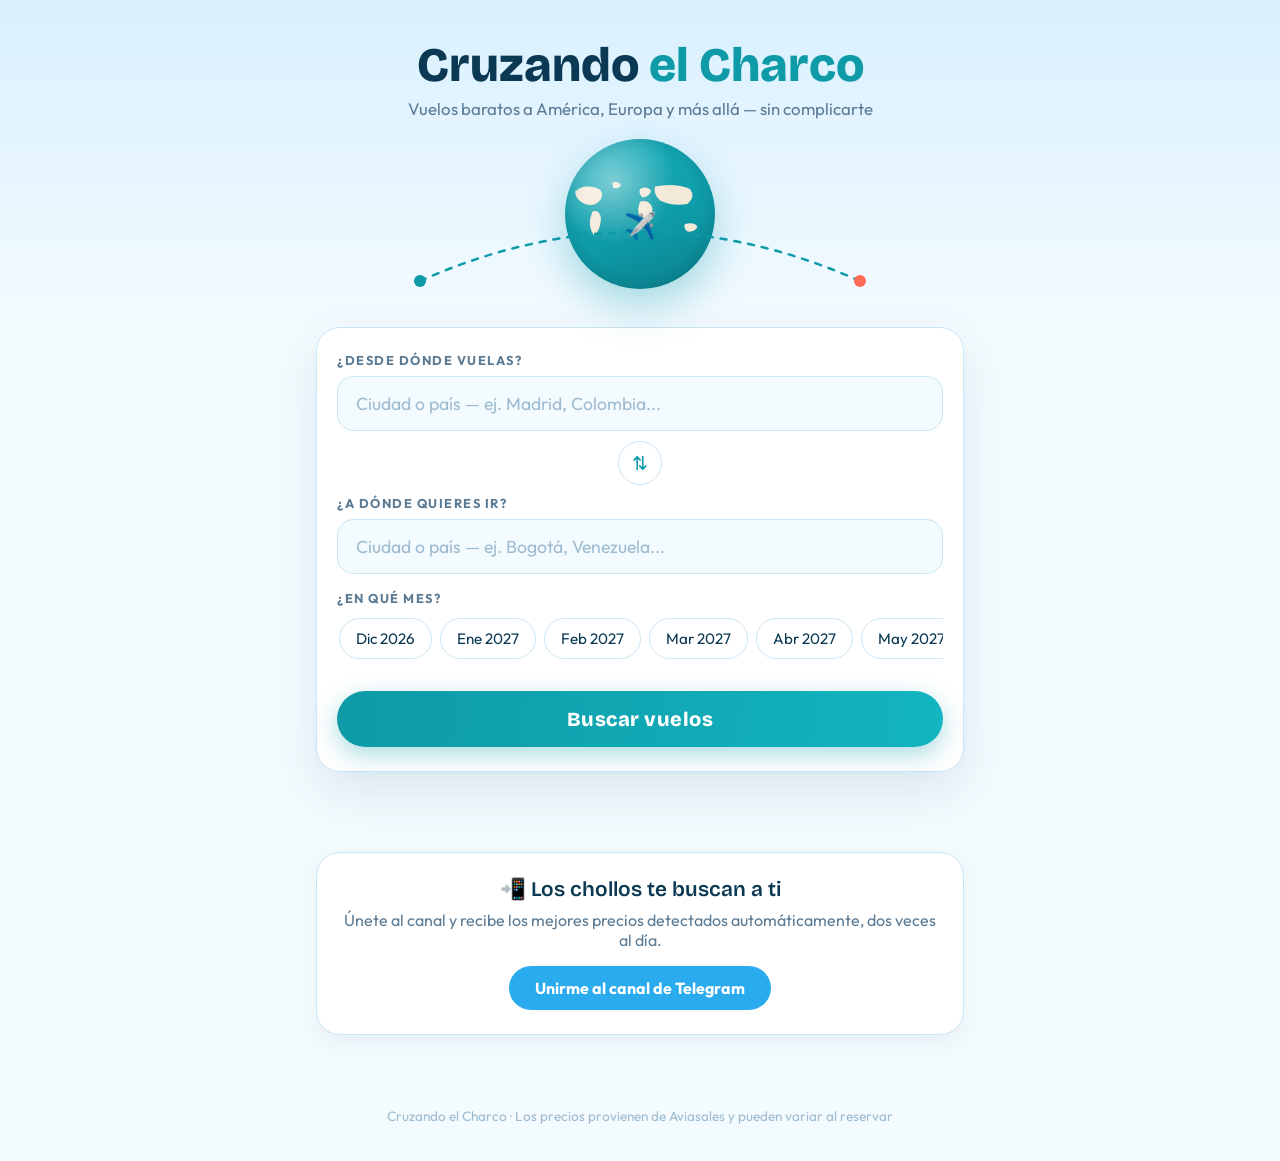
<file: index (7).html>
<!DOCTYPE html>
<html lang="es">
<head>
<meta charset="UTF-8">
<meta name="viewport" content="width=device-width, initial-scale=1">
<title>Cruzando el Charco ✈️ Buscador de vuelos</title>
<link href="https://fonts.googleapis.com/css2?family=Bricolage+Grotesque:wght@600;800&family=Outfit:wght@400;500;700&display=swap" rel="stylesheet">
<style>
  :root {
    --cielo:#D9F0FF;      /* celeste alto del cielo */
    --horizonte:#F4FBFF;  /* claridad del horizonte */
    --nube:#FFFFFF;       /* tarjetas */
    --tinta:#0B3954;      /* azul marino profundo (texto) */
    --apagado:#5B7A93;    /* texto secundario */
    --turquesa:#0E9AA7;   /* mar caribe */
    --coral:#FF6B57;      /* acción / reservar */
    --borde:#CBE6F5;
  }
  * { box-sizing:border-box; margin:0; padding:0; }
  html { scroll-behavior:smooth; }
  body {
    font-family:'Outfit',sans-serif;
    background:linear-gradient(180deg, var(--cielo) 0%, var(--horizonte) 340px);
    color:var(--tinta);
    min-height:100vh;
  }

  /* ---------- Cabecera con el charco ---------- */
  header { text-align:center; padding:40px 16px 8px; }
  header h1 {
    font-family:'Bricolage Grotesque',sans-serif;
    font-weight:800; font-size:clamp(1.9rem, 6vw, 3rem);
    line-height:1.05; color:var(--tinta);
  }
  header h1 .mar { color:var(--turquesa); }
  header p.lema { color:var(--apagado); margin-top:8px; font-size:1.05rem; }

  .charco { max-width:560px; margin:-96px auto 0; display:block; position:relative; z-index:2; }

  /* ---------- Globo terráqueo rotando ---------- */
  .globo {
    width:150px; height:150px; border-radius:50%;
    margin:20px auto 0; position:relative; overflow:hidden;
    background:linear-gradient(160deg, #17B0BD, #0E9AA7 60%, #0A7E8A);
    box-shadow:0 16px 40px rgba(14,154,167,.35);
  }
  .globo .tierra {
    position:absolute; top:0; left:0; height:100%; width:200%;
    background-image:url('data:image/svg+xml;utf8,%3Csvg xmlns="http://www.w3.org/2000/svg" viewBox="0 0 300 150"%3E%3Cg fill="%23F2E9D8"%3E%3Cpath d="M20 30 Q35 15 60 22 Q80 28 72 45 Q60 62 40 55 Q22 48 20 30 Z"/%3E%3Cpath d="M55 70 Q70 65 72 85 Q70 110 58 118 Q48 105 50 85 Z"/%3E%3Cpath d="M95 12 Q108 8 112 18 Q106 26 96 22 Z"/%3E%3Cpath d="M150 25 Q165 18 172 28 Q170 40 155 42 Q146 34 150 25 Z"/%3E%3Cpath d="M150 50 Q170 45 175 65 Q175 90 160 100 Q148 88 146 65 Z"/%3E%3Cpath d="M180 20 Q220 12 250 25 Q262 40 245 55 Q215 60 190 48 Q176 34 180 20 Z"/%3E%3Cpath d="M240 95 Q258 90 265 100 Q260 112 245 110 Q236 103 240 95 Z"/%3E%3C/g%3E%3C/svg%3E');
    background-size:50% 100%; background-repeat:repeat-x;
    animation:girar 16s linear infinite;
  }
  @keyframes girar { to { transform:translateX(-50%); } }
  .globo::after {
    content:""; position:absolute; inset:0; border-radius:50%;
    background:
      radial-gradient(circle at 32% 28%, rgba(255,255,255,.45), transparent 42%),
      radial-gradient(circle at 50% 50%, transparent 58%, rgba(7,60,70,.35) 100%);
    pointer-events:none;
  }
  @media (prefers-reduced-motion: reduce) { .globo .tierra { animation:none; } }
  .ruta-punteada {
    stroke:var(--turquesa); stroke-width:2.5; fill:none;
    stroke-dasharray:6 8; stroke-linecap:round;
    animation:volar 2.4s linear infinite;
  }
  @keyframes volar { to { stroke-dashoffset:-28; } }
  .avioncito { animation:balanceo 3s ease-in-out infinite; transform-origin:center; }
  @keyframes balanceo { 0%,100%{transform:translateY(0)} 50%{transform:translateY(-4px)} }
  @media (prefers-reduced-motion: reduce) {
    .ruta-punteada, .avioncito { animation:none; }
  }

  main { max-width:680px; margin:0 auto; padding:16px 16px 48px; }

  /* ---------- Formulario ---------- */
  .tarjeta {
    background:var(--nube);
    border:1px solid var(--borde);
    border-radius:24px;
    padding:24px 20px;
    box-shadow:0 20px 50px rgba(11,57,84,.10);
  }
  .campo { position:relative; margin-bottom:16px; }
  label {
    display:block; font-size:.8rem; font-weight:700;
    color:var(--apagado); letter-spacing:1.5px; text-transform:uppercase;
    margin-bottom:8px;
  }
  input[type=text] {
    width:100%; padding:15px 18px;
    border-radius:16px; border:1.5px solid var(--borde);
    background:var(--horizonte); color:var(--tinta);
    font-family:'Outfit',sans-serif; font-size:1.1rem;
    transition:border-color .2s;
  }
  input[type=text]::placeholder { color:#9DBBD1; }
  input[type=text]:focus { outline:none; border-color:var(--turquesa); }

  /* Botón de intercambio origen/destino */
  .intercambio { display:flex; justify-content:center; margin:-6px 0 10px; }
  .intercambio button {
    background:var(--nube); border:1.5px solid var(--borde);
    color:var(--turquesa); width:44px; height:44px; border-radius:50%;
    font-size:1.2rem; cursor:pointer; transition:transform .3s, border-color .2s;
  }
  .intercambio button:hover { border-color:var(--turquesa); transform:rotate(180deg); }

  /* Autocompletado */
  .sugerencias {
    position:absolute; z-index:20; left:0; right:0; top:calc(100% + 6px);
    background:var(--nube); border:1.5px solid var(--borde);
    border-radius:16px; overflow:hidden; display:none;
    max-height:280px; overflow-y:auto;
    box-shadow:0 16px 40px rgba(11,57,84,.18);
  }
  .sugerencias.abierta { display:block; }
  .sugerencia {
    padding:12px 18px; cursor:pointer; display:flex;
    justify-content:space-between; align-items:center; gap:12px;
  }
  .sugerencia:hover, .sugerencia.activa { background:var(--cielo); }
  .sugerencia .ciudad { font-weight:500; }
  .sugerencia .pais { color:var(--apagado); font-size:.85rem; }
  .sugerencia .iata {
    font-family:'Bricolage Grotesque',sans-serif; font-weight:600;
    color:var(--turquesa); font-size:.9rem; letter-spacing:1px;
  }

  /* Meses en pastillas */
  .meses { display:flex; gap:8px; overflow-x:auto; padding:4px 2px 8px; scrollbar-width:thin; }
  .mes {
    flex:0 0 auto; padding:10px 16px; border-radius:999px;
    border:1.5px solid var(--borde); background:var(--nube);
    color:var(--tinta); font-family:'Outfit',sans-serif; font-size:.95rem;
    cursor:pointer; white-space:nowrap; transition:all .15s;
  }
  .mes:hover { border-color:var(--turquesa); }
  .mes.elegido { background:var(--turquesa); border-color:var(--turquesa); color:#fff; font-weight:700; }

  .boton-buscar {
    width:100%; margin-top:8px;
    background:linear-gradient(100deg, var(--turquesa), #12B5C0);
    color:#fff;
    font-family:'Bricolage Grotesque',sans-serif;
    font-size:1.25rem; font-weight:800; letter-spacing:.5px;
    border:none; border-radius:999px; padding:16px;
    cursor:pointer; transition:transform .15s, box-shadow .15s;
    box-shadow:0 8px 24px rgba(14,154,167,.35);
  }
  .boton-buscar:hover { transform:translateY(-2px); box-shadow:0 12px 32px rgba(14,154,167,.45); }
  .boton-buscar:active { transform:scale(.98); }

  #estado { text-align:center; padding:22px 8px; color:var(--apagado); }

  /* ---------- Resultados ---------- */
  .vuelo {
    background:var(--nube); border:1px solid var(--borde);
    border-radius:20px; padding:18px 20px; margin-top:14px;
    display:flex; justify-content:space-between; align-items:center;
    gap:14px; flex-wrap:wrap;
    animation:aparecer .35s ease both;
    box-shadow:0 8px 24px rgba(11,57,84,.06);
  }
  @keyframes aparecer { from{opacity:0; transform:translateY(10px)} to{opacity:1; transform:none} }
  .vuelo .info { flex:1; min-width:190px; }
  .vuelo .trayecto {
    font-family:'Bricolage Grotesque',sans-serif; font-weight:600; font-size:1.25rem;
    display:flex; align-items:center; gap:8px;
  }
  .vuelo .trayecto .flecha { color:var(--turquesa); }
  .vuelo .detalle { font-size:.9rem; color:var(--apagado); margin-top:6px; }
  .vuelo .etiqueta-directo {
    display:inline-block; margin-left:6px; padding:2px 10px;
    background:rgba(16,185,129,.12); color:#0F9D6E;
    border-radius:999px; font-size:.78rem; font-weight:500;
  }
  .vuelo .precio {
    font-family:'Bricolage Grotesque',sans-serif; font-weight:800;
    font-size:2rem; color:var(--tinta); white-space:nowrap;
  }
  .vuelo a.reservar {
    background:var(--coral);
    color:#fff; text-decoration:none; font-weight:700;
    padding:12px 24px; border-radius:999px; font-size:1rem;
    transition:transform .15s, box-shadow .15s;
    box-shadow:0 6px 18px rgba(255,107,87,.35);
  }
  .vuelo a.reservar:hover { transform:translateY(-2px); box-shadow:0 10px 24px rgba(255,107,87,.45); }

  /* ---------- Pie con Telegram ---------- */
  .telegram {
    margin-top:36px; text-align:center;
    background:var(--nube); border:1px solid var(--borde);
    border-radius:24px; padding:24px 20px;
    box-shadow:0 8px 24px rgba(11,57,84,.06);
  }
  .telegram h2 { font-family:'Bricolage Grotesque',sans-serif; font-weight:600; font-size:1.3rem; }
  .telegram p { color:var(--apagado); margin:8px 0 16px; }
  .telegram a {
    display:inline-block; background:#2AABEE; color:#fff;
    text-decoration:none; font-weight:700; padding:12px 26px;
    border-radius:999px; transition:transform .15s;
  }
  .telegram a:hover { transform:translateY(-2px); }

  footer { text-align:center; color:#9DBBD1; font-size:.85rem; padding:24px 16px 36px; }
</style>
</head>
<body>

<header>
  <h1>Cruzando <span class="mar">el Charco</span></h1>
  <p class="lema">Vuelos baratos a América, Europa y más allá — sin complicarte</p>
  <div class="globo" aria-hidden="true"><div class="tierra"></div></div>
  <svg class="charco" viewBox="0 0 560 110" xmlns="http://www.w3.org/2000/svg" aria-hidden="true">
    <path class="ruta-punteada" d="M 60 88 Q 280 -10 500 88"/>
    <circle cx="60" cy="88" r="6" fill="#0E9AA7"/>
    <circle cx="500" cy="88" r="6" fill="#FF6B57"/>
    <g class="avioncito">
      <text x="280" y="42" font-size="26" text-anchor="middle">✈️</text>
    </g>
  </svg>
</header>

<main>
  <div class="tarjeta">
    <div class="campo">
      <label for="origen">¿Desde dónde vuelas?</label>
      <input type="text" id="origen" placeholder="Ciudad o país — ej. Madrid, Colombia..." autocomplete="off">
      <div class="sugerencias" id="sug-origen"></div>
    </div>

    <div class="intercambio">
      <button type="button" id="btn-intercambio" title="Intercambiar origen y destino" aria-label="Intercambiar origen y destino">⇅</button>
    </div>

    <div class="campo">
      <label for="destino">¿A dónde quieres ir?</label>
      <input type="text" id="destino" placeholder="Ciudad o país — ej. Bogotá, Venezuela..." autocomplete="off">
      <div class="sugerencias" id="sug-destino"></div>
    </div>

    <div class="campo">
      <label>¿En qué mes?</label>
      <div class="meses" id="meses"></div>
    </div>

    <button class="boton-buscar" id="buscar">Buscar vuelos</button>
  </div>

  <div id="estado"></div>
  <div id="resultados"></div>

  <div class="telegram">
    <h2>📲 Los chollos te buscan a ti</h2>
    <p>Únete al canal y recibe los mejores precios detectados automáticamente, dos veces al día.</p>
    <a href="https://t.me/cruzandoelcharco_vuelos" target="_blank" rel="noopener">Unirme al canal de Telegram</a>
  </div>
</main>

<footer>Cruzando el Charco · Los precios provienen de Aviasales y pueden variar al reservar</footer>

<script>
const BACKEND = "https://buscadora-vuelos.onrender.com";
const MARKER = "748938";

/* ---------- Aeropuertos: ciudad, país, IATA ---------- */
const AEROPUERTOS = [
  /* España */
  ["Madrid","España","MAD"],["Barcelona","España","BCN"],["Valencia","España","VLC"],
  ["Málaga","España","AGP"],["Sevilla","España","SVQ"],["Palma de Mallorca","España","PMI"],
  ["Alicante","España","ALC"],["Bilbao","España","BIO"],["Tenerife Norte","España","TFN"],
  ["Tenerife Sur","España","TFS"],["Gran Canaria","España","LPA"],["Santiago de Compostela","España","SCQ"],
  /* Venezuela */
  ["Caracas","Venezuela","CCS"],["Maracaibo","Venezuela","MAR"],["Valencia","Venezuela","VLN"],
  ["Barcelona","Venezuela","BLA"],["Porlamar (Margarita)","Venezuela","PMV"],
  /* Colombia */
  ["Bogotá","Colombia","BOG"],["Medellín","Colombia","MDE"],["Cali","Colombia","CLO"],
  ["Cartagena","Colombia","CTG"],["Barranquilla","Colombia","BAQ"],["Pereira","Colombia","PEI"],
  /* Estados Unidos */
  ["Miami","Estados Unidos","MIA"],["Nueva York (JFK)","Estados Unidos","JFK"],
  ["Orlando","Estados Unidos","MCO"],["Houston","Estados Unidos","IAH"],["Los Ángeles","Estados Unidos","LAX"],
  /* Cono Sur */
  ["Santiago de Chile","Chile","SCL"],["Buenos Aires (Ezeiza)","Argentina","EZE"],
  ["Montevideo","Uruguay","MVD"],["Asunción","Paraguay","ASU"],
  /* Andinos */
  ["Lima","Perú","LIM"],["Quito","Ecuador","UIO"],["Guayaquil","Ecuador","GYE"],
  ["La Paz","Bolivia","LPB"],["Santa Cruz","Bolivia","VVI"],
  /* Caribe y Centroamérica */
  ["Santo Domingo","República Dominicana","SDQ"],["Punta Cana","República Dominicana","PUJ"],
  ["La Habana","Cuba","HAV"],["San Juan","Puerto Rico","SJU"],["Panamá","Panamá","PTY"],
  ["San José","Costa Rica","SJO"],["Ciudad de Guatemala","Guatemala","GUA"],
  ["San Pedro Sula","Honduras","SAP"],["San Salvador","El Salvador","SAL"],
  /* México y Brasil */
  ["Ciudad de México","México","MEX"],["Cancún","México","CUN"],["Guadalajara","México","GDL"],
  ["São Paulo","Brasil","GRU"],["Río de Janeiro","Brasil","GIG"],
  /* Europa */
  ["Lisboa","Portugal","LIS"],["Oporto","Portugal","OPO"],
  ["París","Francia","CDG"],["Roma","Italia","FCO"],["Milán","Italia","MXP"],
  ["Venecia","Italia","VCE"],["Nápoles","Italia","NAP"],
  ["Londres","Reino Unido","LHR"],["Dublín","Irlanda","DUB"],
  ["Ámsterdam","Países Bajos","AMS"],["Bruselas","Bélgica","BRU"],
  ["Berlín","Alemania","BER"],["Frankfurt","Alemania","FRA"],["Múnich","Alemania","MUC"],
  ["Viena","Austria","VIE"],["Zúrich","Suiza","ZRH"],["Ginebra","Suiza","GVA"],
  ["Praga","Chequia","PRG"],["Budapest","Hungría","BUD"],["Varsovia","Polonia","WAW"],
  ["Atenas","Grecia","ATH"],["Estambul","Turquía","IST"],
  ["Copenhague","Dinamarca","CPH"],["Estocolmo","Suecia","ARN"],["Oslo","Noruega","OSL"],
  ["Bucarest","Rumanía","OTP"],
  /* África cercana */
  ["Marrakech","Marruecos","RAK"],["Casablanca","Marruecos","CMN"],["El Cairo","Egipto","CAI"]
];

/* Quita tildes y pasa a minúsculas para comparar */
function normalizar(t) {
  return t.toLowerCase().normalize("NFD").replace(/[\u0300-\u036f]/g, "");
}

/* ---------- Autocompletado ---------- */
const seleccion = { origen:null, destino:null };

function montarAutocompletado(idInput, idLista, clave) {
  const input = document.getElementById(idInput);
  const lista = document.getElementById(idLista);

  function cerrar() { lista.classList.remove("abierta"); lista.innerHTML = ""; }

  function pintar(coincidencias) {
    lista.innerHTML = "";
    coincidencias.slice(0, 8).forEach(([ciudad, pais, iata]) => {
      const fila = document.createElement("div");
      fila.className = "sugerencia";
      fila.innerHTML = `<span><span class="ciudad">${ciudad}</span> <span class="pais">· ${pais}</span></span><span class="iata">${iata}</span>`;
      fila.addEventListener("mousedown", () => {   /* mousedown gana al blur */
        seleccion[clave] = iata;
        input.value = `${ciudad} (${iata})`;
        cerrar();
      });
      lista.appendChild(fila);
    });
    lista.classList.toggle("abierta", coincidencias.length > 0);
  }

  input.addEventListener("input", () => {
    seleccion[clave] = null;                      /* si edita, invalida lo elegido */
    const q = normalizar(input.value.trim());
    if (q.length < 2) { cerrar(); return; }
    const coincidencias = AEROPUERTOS.filter(([ciudad, pais, iata]) =>
      normalizar(ciudad).includes(q) ||
      normalizar(pais).includes(q) ||
      iata.toLowerCase() === q
    );
    pintar(coincidencias);
  });

  input.addEventListener("blur", () => setTimeout(cerrar, 150));
  input.addEventListener("focus", () => { if (input.value.trim().length >= 2) input.dispatchEvent(new Event("input")); });
}

montarAutocompletado("origen", "sug-origen", "origen");
montarAutocompletado("destino", "sug-destino", "destino");

/* Intercambiar origen y destino */
document.getElementById("btn-intercambio").addEventListener("click", () => {
  const iOrigen = document.getElementById("origen");
  const iDestino = document.getElementById("destino");
  [iOrigen.value, iDestino.value] = [iDestino.value, iOrigen.value];
  [seleccion.origen, seleccion.destino] = [seleccion.destino, seleccion.origen];
});

/* ---------- Pastillas de meses (los próximos 12) ---------- */
const NOMBRES_MES = ["Ene","Feb","Mar","Abr","May","Jun","Jul","Ago","Sep","Oct","Nov","Dic"];
let mesElegido = null;

(function montarMeses() {
  const cont = document.getElementById("meses");
  const hoy = new Date();
  for (let i = 0; i < 12; i++) {
    const d = new Date(hoy.getFullYear(), hoy.getMonth() + i, 1);
    const valor = `${d.getFullYear()}-${String(d.getMonth() + 1).padStart(2, "0")}`;
    const pastilla = document.createElement("button");
    pastilla.type = "button";
    pastilla.className = "mes";
    pastilla.textContent = `${NOMBRES_MES[d.getMonth()]} ${d.getFullYear()}`;
    pastilla.addEventListener("click", () => {
      document.querySelectorAll(".mes").forEach(m => m.classList.remove("elegido"));
      pastilla.classList.add("elegido");
      mesElegido = valor;
    });
    cont.appendChild(pastilla);
  }
})();

/* ---------- Búsqueda ---------- */
const estado = document.getElementById("estado");
const resultados = document.getElementById("resultados");

document.getElementById("buscar").addEventListener("click", async () => {
  resultados.innerHTML = "";

  if (!seleccion.origen) { estado.textContent = "Elige el origen de la lista de sugerencias 👆"; return; }
  if (!seleccion.destino) { estado.textContent = "Elige el destino de la lista de sugerencias 👆"; return; }
  if (!mesElegido) { estado.textContent = "Toca el mes en el que quieres viajar 👆"; return; }

  estado.textContent = "Buscando... ✈️ (la primera búsqueda del día puede tardar hasta un minuto)";

  try {
    const r = await fetch(`${BACKEND}/buscar?origen=${seleccion.origen}&destino=${seleccion.destino}&fecha=${mesElegido}`);
    if (!r.ok) throw new Error("Error del servidor");
    const data = await r.json();
    const vuelos = data.data || [];

    if (vuelos.length === 0) {
      estado.textContent = "No encontramos precios para esa ruta y mes. Prueba otro mes u otra ciudad cercana.";
      return;
    }

    estado.textContent = `${vuelos.length} vuelo(s) encontrados — precio por trayecto`;

    vuelos.forEach(v => {
      const horas = Math.floor(v.duration_to / 60);
      const mins = v.duration_to % 60;
      const directo = v.transfers === 0;
      const escalas = directo ? "" : ` · ${v.transfers} escala(s)`;
      const dia = v.departure_at ? v.departure_at.slice(0, 10) : "";
      const enlace = `https://www.aviasales.es${v.link}&marker=${MARKER}`;

      const div = document.createElement("div");
      div.className = "vuelo";
      div.innerHTML = `
        <div class="info">
          <div class="trayecto">${v.origin} <span class="flecha">✈</span> ${v.destination}
            ${directo ? '<span class="etiqueta-directo">Directo</span>' : ''}
          </div>
          <div class="detalle">${dia} · ${v.airline} · ${horas}h ${mins}min${escalas}</div>
        </div>
        <div class="precio">${v.price}€</div>
        <a class="reservar" href="${enlace}" target="_blank" rel="noopener">Reservar</a>`;
      resultados.appendChild(div);
    });
  } catch (err) {
    estado.textContent = "No pudimos completar la búsqueda. Espera unos segundos y reintenta.";
  }
});
</script>
</body>
</html>
</file>
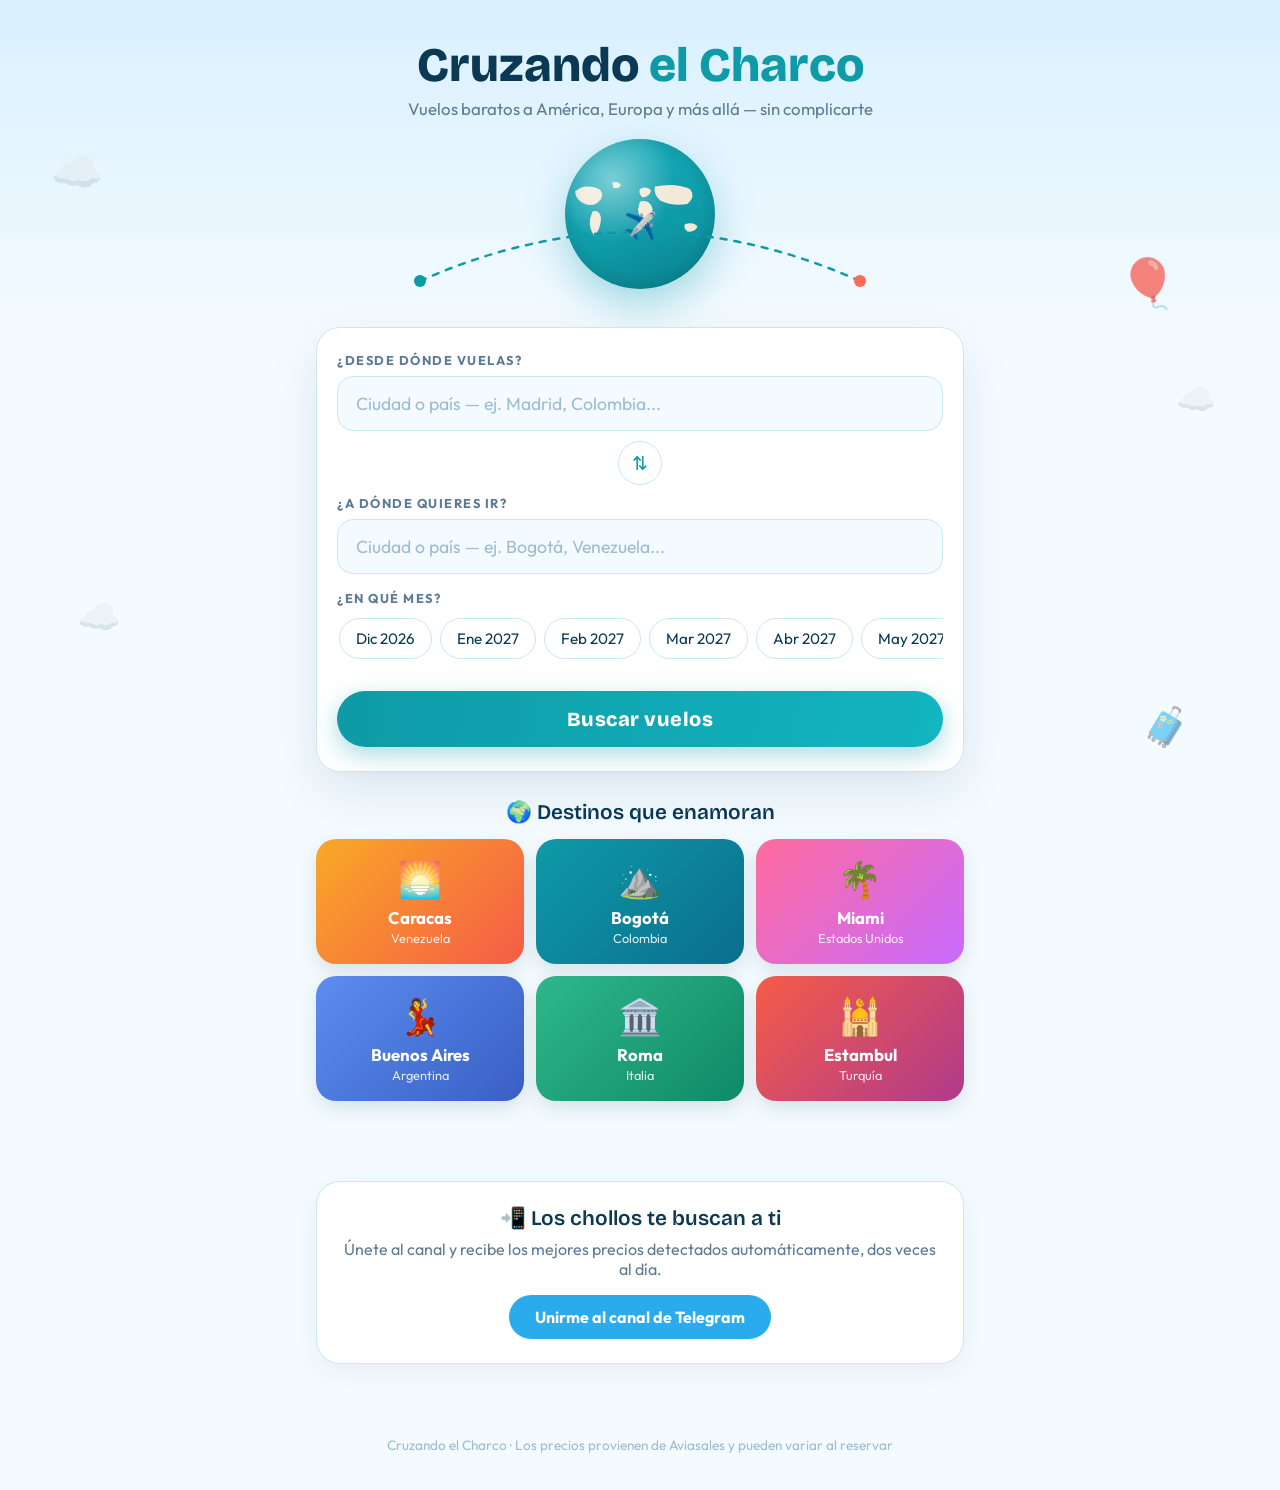
<file: index (9).html>
<!DOCTYPE html>
<html lang="es">
<head>
<meta charset="UTF-8">
<meta name="viewport" content="width=device-width, initial-scale=1">
<title>Cruzando el Charco ✈️ Buscador de vuelos</title>
<link href="https://fonts.googleapis.com/css2?family=Bricolage+Grotesque:wght@600;800&family=Outfit:wght@400;500;700&display=swap" rel="stylesheet">
<style>
  :root {
    --cielo:#D9F0FF;      /* celeste alto del cielo */
    --horizonte:#F4FBFF;  /* claridad del horizonte */
    --nube:#FFFFFF;       /* tarjetas */
    --tinta:#0B3954;      /* azul marino profundo (texto) */
    --apagado:#5B7A93;    /* texto secundario */
    --turquesa:#0E9AA7;   /* mar caribe */
    --coral:#FF6B57;      /* acción / reservar */
    --borde:#CBE6F5;
  }
  * { box-sizing:border-box; margin:0; padding:0; }
  html { scroll-behavior:smooth; }
  body {
    font-family:'Outfit',sans-serif;
    background:linear-gradient(180deg, var(--cielo) 0%, var(--horizonte) 340px);
    color:var(--tinta);
    min-height:100vh;
  }

  /* ---------- Cabecera con el charco ---------- */
  header { text-align:center; padding:40px 16px 8px; }
  header h1 {
    font-family:'Bricolage Grotesque',sans-serif;
    font-weight:800; font-size:clamp(1.9rem, 6vw, 3rem);
    line-height:1.05; color:var(--tinta);
  }
  header h1 .mar { color:var(--turquesa); }
  header p.lema { color:var(--apagado); margin-top:8px; font-size:1.05rem; }

  .charco { max-width:560px; margin:-96px auto 0; display:block; position:relative; z-index:2; }

  /* ---------- Globo terráqueo rotando ---------- */
  .globo {
    width:150px; height:150px; border-radius:50%;
    margin:20px auto 0; position:relative; overflow:hidden;
    background:linear-gradient(160deg, #17B0BD, #0E9AA7 60%, #0A7E8A);
    box-shadow:0 16px 40px rgba(14,154,167,.35);
  }
  .globo .tierra {
    position:absolute; top:0; left:0; height:100%; width:200%;
    background-image:url('data:image/svg+xml;utf8,%3Csvg xmlns="http://www.w3.org/2000/svg" viewBox="0 0 300 150"%3E%3Cg fill="%23F2E9D8"%3E%3Cpath d="M20 30 Q35 15 60 22 Q80 28 72 45 Q60 62 40 55 Q22 48 20 30 Z"/%3E%3Cpath d="M55 70 Q70 65 72 85 Q70 110 58 118 Q48 105 50 85 Z"/%3E%3Cpath d="M95 12 Q108 8 112 18 Q106 26 96 22 Z"/%3E%3Cpath d="M150 25 Q165 18 172 28 Q170 40 155 42 Q146 34 150 25 Z"/%3E%3Cpath d="M150 50 Q170 45 175 65 Q175 90 160 100 Q148 88 146 65 Z"/%3E%3Cpath d="M180 20 Q220 12 250 25 Q262 40 245 55 Q215 60 190 48 Q176 34 180 20 Z"/%3E%3Cpath d="M240 95 Q258 90 265 100 Q260 112 245 110 Q236 103 240 95 Z"/%3E%3C/g%3E%3C/svg%3E');
    background-size:50% 100%; background-repeat:repeat-x;
    animation:girar 16s linear infinite;
  }
  @keyframes girar { to { transform:translateX(-50%); } }
  .globo::after {
    content:""; position:absolute; inset:0; border-radius:50%;
    background:
      radial-gradient(circle at 32% 28%, rgba(255,255,255,.45), transparent 42%),
      radial-gradient(circle at 50% 50%, transparent 58%, rgba(7,60,70,.35) 100%);
    pointer-events:none;
  }
  @media (prefers-reduced-motion: reduce) { .globo .tierra { animation:none; } }
  .ruta-punteada {
    stroke:var(--turquesa); stroke-width:2.5; fill:none;
    stroke-dasharray:6 8; stroke-linecap:round;
    animation:volar 2.4s linear infinite;
  }
  @keyframes volar { to { stroke-dashoffset:-28; } }
  .avioncito { animation:balanceo 3s ease-in-out infinite; transform-origin:center; }
  @keyframes balanceo { 0%,100%{transform:translateY(0)} 50%{transform:translateY(-4px)} }
  @media (prefers-reduced-motion: reduce) {
    .ruta-punteada, .avioncito { animation:none; }
  }

  main { max-width:680px; margin:0 auto; padding:16px 16px 48px; }

  /* ---------- Formulario ---------- */
  .tarjeta {
    background:var(--nube);
    border:1px solid var(--borde);
    border-radius:24px;
    padding:24px 20px;
    box-shadow:0 20px 50px rgba(11,57,84,.10);
  }
  .campo { position:relative; margin-bottom:16px; }
  label {
    display:block; font-size:.8rem; font-weight:700;
    color:var(--apagado); letter-spacing:1.5px; text-transform:uppercase;
    margin-bottom:8px;
  }
  input[type=text] {
    width:100%; padding:15px 18px;
    border-radius:16px; border:1.5px solid var(--borde);
    background:var(--horizonte); color:var(--tinta);
    font-family:'Outfit',sans-serif; font-size:1.1rem;
    transition:border-color .2s;
  }
  input[type=text]::placeholder { color:#9DBBD1; }
  input[type=text]:focus { outline:none; border-color:var(--turquesa); }

  /* Botón de intercambio origen/destino */
  .intercambio { display:flex; justify-content:center; margin:-6px 0 10px; }
  .intercambio button {
    background:var(--nube); border:1.5px solid var(--borde);
    color:var(--turquesa); width:44px; height:44px; border-radius:50%;
    font-size:1.2rem; cursor:pointer; transition:transform .3s, border-color .2s;
  }
  .intercambio button:hover { border-color:var(--turquesa); transform:rotate(180deg); }

  /* Autocompletado */
  .sugerencias {
    position:absolute; z-index:20; left:0; right:0; top:calc(100% + 6px);
    background:var(--nube); border:1.5px solid var(--borde);
    border-radius:16px; overflow:hidden; display:none;
    max-height:280px; overflow-y:auto;
    box-shadow:0 16px 40px rgba(11,57,84,.18);
  }
  .sugerencias.abierta { display:block; }
  .sugerencia {
    padding:12px 18px; cursor:pointer; display:flex;
    justify-content:space-between; align-items:center; gap:12px;
  }
  .sugerencia:hover, .sugerencia.activa { background:var(--cielo); }
  .sugerencia .ciudad { font-weight:500; }
  .sugerencia .pais { color:var(--apagado); font-size:.85rem; }
  .sugerencia .iata {
    font-family:'Bricolage Grotesque',sans-serif; font-weight:600;
    color:var(--turquesa); font-size:.9rem; letter-spacing:1px;
  }

  /* Meses en pastillas */
  .meses { display:flex; gap:8px; overflow-x:auto; padding:4px 2px 8px; scrollbar-width:thin; }
  .mes {
    flex:0 0 auto; padding:10px 16px; border-radius:999px;
    border:1.5px solid var(--borde); background:var(--nube);
    color:var(--tinta); font-family:'Outfit',sans-serif; font-size:.95rem;
    cursor:pointer; white-space:nowrap; transition:all .15s;
  }
  .mes:hover { border-color:var(--turquesa); }
  .mes.elegido { background:var(--turquesa); border-color:var(--turquesa); color:#fff; font-weight:700; }

  .boton-buscar {
    width:100%; margin-top:8px;
    background:linear-gradient(100deg, var(--turquesa), #12B5C0);
    color:#fff;
    font-family:'Bricolage Grotesque',sans-serif;
    font-size:1.25rem; font-weight:800; letter-spacing:.5px;
    border:none; border-radius:999px; padding:16px;
    cursor:pointer; transition:transform .15s, box-shadow .15s;
    box-shadow:0 8px 24px rgba(14,154,167,.35);
  }
  .boton-buscar:hover { transform:translateY(-2px); box-shadow:0 12px 32px rgba(14,154,167,.45); }
  .boton-buscar:active { transform:scale(.98); }

  #estado { text-align:center; padding:22px 8px; color:var(--apagado); }

  /* ---------- Resultados ---------- */
  .vuelo {
    background:var(--nube); border:1px solid var(--borde);
    border-radius:20px; padding:18px 20px; margin-top:14px;
    display:flex; justify-content:space-between; align-items:center;
    gap:14px; flex-wrap:wrap;
    animation:aparecer .35s ease both;
    box-shadow:0 8px 24px rgba(11,57,84,.06);
  }
  @keyframes aparecer { from{opacity:0; transform:translateY(10px)} to{opacity:1; transform:none} }
  .vuelo .info { flex:1; min-width:190px; }
  .vuelo .trayecto {
    font-family:'Bricolage Grotesque',sans-serif; font-weight:600; font-size:1.25rem;
    display:flex; align-items:center; gap:8px;
  }
  .vuelo .trayecto .flecha { color:var(--turquesa); }
  .vuelo .detalle { font-size:.9rem; color:var(--apagado); margin-top:6px; }
  .vuelo .etiqueta-directo {
    display:inline-block; margin-left:6px; padding:2px 10px;
    background:rgba(16,185,129,.12); color:#0F9D6E;
    border-radius:999px; font-size:.78rem; font-weight:500;
  }
  .vuelo .precio {
    font-family:'Bricolage Grotesque',sans-serif; font-weight:800;
    font-size:2rem; color:var(--tinta); white-space:nowrap;
  }
  .vuelo a.reservar {
    background:var(--coral);
    color:#fff; text-decoration:none; font-weight:700;
    padding:12px 24px; border-radius:999px; font-size:1rem;
    transition:transform .15s, box-shadow .15s;
    box-shadow:0 6px 18px rgba(255,107,87,.35);
  }
  .vuelo a.reservar:hover { transform:translateY(-2px); box-shadow:0 10px 24px rgba(255,107,87,.45); }

  /* ---------- Pie con Telegram ---------- */
  .telegram {
    margin-top:36px; text-align:center;
    background:var(--nube); border:1px solid var(--borde);
    border-radius:24px; padding:24px 20px;
    box-shadow:0 8px 24px rgba(11,57,84,.06);
  }
  .telegram h2 { font-family:'Bricolage Grotesque',sans-serif; font-weight:600; font-size:1.3rem; }
  .telegram p { color:var(--apagado); margin:8px 0 16px; }
  .telegram a {
    display:inline-block; background:#2AABEE; color:#fff;
    text-decoration:none; font-weight:700; padding:12px 26px;
    border-radius:999px; transition:transform .15s;
  }
  .telegram a:hover { transform:translateY(-2px); }

  footer { text-align:center; color:#9DBBD1; font-size:.85rem; padding:24px 16px 36px; }

  /* ---------- Decoración flotante en los laterales ---------- */
  .decor {
    position:fixed; font-size:2.6rem; opacity:.5; z-index:0;
    pointer-events:none; user-select:none;
    animation:flotar 7s ease-in-out infinite;
  }
  .decor.n1 { top:16%; left:4%; }
  .decor.n2 { top:42%; right:5%; font-size:2rem; animation-delay:1.6s; }
  .decor.n3 { top:66%; left:6%; font-size:2.2rem; animation-delay:3s; }
  .decor.globo-aero { top:28%; right:8%; font-size:3rem; animation-delay:.8s; opacity:.65; }
  .decor.maleta { top:78%; right:7%; font-size:2.4rem; animation-delay:2.2s; }
  @keyframes flotar { 0%,100%{transform:translateY(0)} 50%{transform:translateY(-16px)} }
  @media (max-width:900px) { .decor { display:none; } }
  @media (prefers-reduced-motion: reduce) { .decor { animation:none; } }
  header, main { position:relative; z-index:1; }

  /* ---------- Destinos populares ---------- */
  .destinos { margin-top:28px; }
  .destinos h2 {
    font-family:'Bricolage Grotesque',sans-serif; font-weight:600;
    font-size:1.3rem; text-align:center; margin-bottom:14px;
  }
  .rejilla-destinos {
    display:grid; grid-template-columns:repeat(3, 1fr); gap:12px;
  }
  @media (max-width:560px) { .rejilla-destinos { grid-template-columns:repeat(2, 1fr); } }
  .destino {
    border:none; border-radius:20px; padding:18px 12px; cursor:pointer;
    text-align:center; color:#fff; font-family:'Outfit',sans-serif;
    transition:transform .15s, box-shadow .15s;
    box-shadow:0 8px 20px rgba(11,57,84,.12);
  }
  .destino:hover { transform:translateY(-4px); box-shadow:0 14px 30px rgba(11,57,84,.2); }
  .destino .emoji { font-size:2.2rem; display:block; margin-bottom:6px; }
  .destino .nombre { font-weight:700; font-size:1.05rem; display:block; }
  .destino .pais { font-size:.8rem; opacity:.85; display:block; margin-top:2px; }
  .d-caracas   { background:linear-gradient(135deg,#F9A826,#F55C47); }
  .d-bogota    { background:linear-gradient(135deg,#0E9AA7,#0B6E8F); }
  .d-miami     { background:linear-gradient(135deg,#FF6B9D,#C86BFF); }
  .d-buenosaires { background:linear-gradient(135deg,#5B8DEF,#3A5FC4); }
  .d-roma      { background:linear-gradient(135deg,#2EB78A,#0F8A66); }
  .d-estambul  { background:linear-gradient(135deg,#F55C47,#B03A8C); }
</style>
</head>
<body>

<span class="decor n1" aria-hidden="true">☁️</span>
<span class="decor n2" aria-hidden="true">☁️</span>
<span class="decor n3" aria-hidden="true">☁️</span>
<span class="decor globo-aero" aria-hidden="true">🎈</span>
<span class="decor maleta" aria-hidden="true">🧳</span>

<header>
  <h1>Cruzando <span class="mar">el Charco</span></h1>
  <p class="lema">Vuelos baratos a América, Europa y más allá — sin complicarte</p>
  <div class="globo" aria-hidden="true"><div class="tierra"></div></div>
  <svg class="charco" viewBox="0 0 560 110" xmlns="http://www.w3.org/2000/svg" aria-hidden="true">
    <path class="ruta-punteada" d="M 60 88 Q 280 -10 500 88"/>
    <circle cx="60" cy="88" r="6" fill="#0E9AA7"/>
    <circle cx="500" cy="88" r="6" fill="#FF6B57"/>
    <g class="avioncito">
      <text x="280" y="42" font-size="26" text-anchor="middle">✈️</text>
    </g>
  </svg>
</header>

<main>
  <div class="tarjeta">
    <div class="campo">
      <label for="origen">¿Desde dónde vuelas?</label>
      <input type="text" id="origen" placeholder="Ciudad o país — ej. Madrid, Colombia..." autocomplete="off">
      <div class="sugerencias" id="sug-origen"></div>
    </div>

    <div class="intercambio">
      <button type="button" id="btn-intercambio" title="Intercambiar origen y destino" aria-label="Intercambiar origen y destino">⇅</button>
    </div>

    <div class="campo">
      <label for="destino">¿A dónde quieres ir?</label>
      <input type="text" id="destino" placeholder="Ciudad o país — ej. Bogotá, Venezuela..." autocomplete="off">
      <div class="sugerencias" id="sug-destino"></div>
    </div>

    <div class="campo">
      <label>¿En qué mes?</label>
      <div class="meses" id="meses"></div>
    </div>

    <button class="boton-buscar" id="buscar">Buscar vuelos</button>
  </div>

  <div class="destinos">
    <h2>🌍 Destinos que enamoran</h2>
    <div class="rejilla-destinos">
      <button type="button" class="destino d-caracas" data-iata="CCS" data-ciudad="Caracas">
        <span class="emoji">🌅</span><span class="nombre">Caracas</span><span class="pais">Venezuela</span>
      </button>
      <button type="button" class="destino d-bogota" data-iata="BOG" data-ciudad="Bogotá">
        <span class="emoji">⛰️</span><span class="nombre">Bogotá</span><span class="pais">Colombia</span>
      </button>
      <button type="button" class="destino d-miami" data-iata="MIA" data-ciudad="Miami">
        <span class="emoji">🌴</span><span class="nombre">Miami</span><span class="pais">Estados Unidos</span>
      </button>
      <button type="button" class="destino d-buenosaires" data-iata="EZE" data-ciudad="Buenos Aires">
        <span class="emoji">💃</span><span class="nombre">Buenos Aires</span><span class="pais">Argentina</span>
      </button>
      <button type="button" class="destino d-roma" data-iata="FCO" data-ciudad="Roma">
        <span class="emoji">🏛️</span><span class="nombre">Roma</span><span class="pais">Italia</span>
      </button>
      <button type="button" class="destino d-estambul" data-iata="IST" data-ciudad="Estambul">
        <span class="emoji">🕌</span><span class="nombre">Estambul</span><span class="pais">Turquía</span>
      </button>
    </div>
  </div>

  <div id="estado"></div>
  <div id="resultados"></div>

  <div class="telegram">
    <h2>📲 Los chollos te buscan a ti</h2>
    <p>Únete al canal y recibe los mejores precios detectados automáticamente, dos veces al día.</p>
    <a href="https://t.me/cruzandoelcharco_vuelos" target="_blank" rel="noopener">Unirme al canal de Telegram</a>
  </div>
</main>

<footer>Cruzando el Charco · Los precios provienen de Aviasales y pueden variar al reservar</footer>

<script>
const BACKEND = "https://buscadora-vuelos.onrender.com";
const MARKER = "748938";

/* ---------- Aeropuertos: ciudad, país, IATA ---------- */
const AEROPUERTOS = [
  /* España */
  ["Madrid","España","MAD"],["Barcelona","España","BCN"],["Valencia","España","VLC"],
  ["Málaga","España","AGP"],["Sevilla","España","SVQ"],["Palma de Mallorca","España","PMI"],
  ["Alicante","España","ALC"],["Bilbao","España","BIO"],["Tenerife Norte","España","TFN"],
  ["Tenerife Sur","España","TFS"],["Gran Canaria","España","LPA"],["Santiago de Compostela","España","SCQ"],
  /* Venezuela */
  ["Caracas","Venezuela","CCS"],["Maracaibo","Venezuela","MAR"],["Valencia","Venezuela","VLN"],
  ["Barcelona","Venezuela","BLA"],["Porlamar (Margarita)","Venezuela","PMV"],
  /* Colombia */
  ["Bogotá","Colombia","BOG"],["Medellín","Colombia","MDE"],["Cali","Colombia","CLO"],
  ["Cartagena","Colombia","CTG"],["Barranquilla","Colombia","BAQ"],["Pereira","Colombia","PEI"],
  /* Estados Unidos */
  ["Miami","Estados Unidos","MIA"],["Nueva York (JFK)","Estados Unidos","JFK"],
  ["Orlando","Estados Unidos","MCO"],["Houston","Estados Unidos","IAH"],["Los Ángeles","Estados Unidos","LAX"],
  /* Cono Sur */
  ["Santiago de Chile","Chile","SCL"],["Buenos Aires (Ezeiza)","Argentina","EZE"],
  ["Montevideo","Uruguay","MVD"],["Asunción","Paraguay","ASU"],
  /* Andinos */
  ["Lima","Perú","LIM"],["Quito","Ecuador","UIO"],["Guayaquil","Ecuador","GYE"],
  ["La Paz","Bolivia","LPB"],["Santa Cruz","Bolivia","VVI"],
  /* Caribe y Centroamérica */
  ["Santo Domingo","República Dominicana","SDQ"],["Punta Cana","República Dominicana","PUJ"],
  ["La Habana","Cuba","HAV"],["San Juan","Puerto Rico","SJU"],["Panamá","Panamá","PTY"],
  ["San José","Costa Rica","SJO"],["Ciudad de Guatemala","Guatemala","GUA"],
  ["San Pedro Sula","Honduras","SAP"],["San Salvador","El Salvador","SAL"],
  /* México y Brasil */
  ["Ciudad de México","México","MEX"],["Cancún","México","CUN"],["Guadalajara","México","GDL"],
  ["São Paulo","Brasil","GRU"],["Río de Janeiro","Brasil","GIG"],
  /* Europa */
  ["Lisboa","Portugal","LIS"],["Oporto","Portugal","OPO"],
  ["París","Francia","CDG"],["Roma","Italia","FCO"],["Milán","Italia","MXP"],
  ["Venecia","Italia","VCE"],["Nápoles","Italia","NAP"],
  ["Londres","Reino Unido","LHR"],["Dublín","Irlanda","DUB"],
  ["Ámsterdam","Países Bajos","AMS"],["Bruselas","Bélgica","BRU"],
  ["Berlín","Alemania","BER"],["Frankfurt","Alemania","FRA"],["Múnich","Alemania","MUC"],
  ["Viena","Austria","VIE"],["Zúrich","Suiza","ZRH"],["Ginebra","Suiza","GVA"],
  ["Praga","Chequia","PRG"],["Budapest","Hungría","BUD"],["Varsovia","Polonia","WAW"],
  ["Atenas","Grecia","ATH"],["Estambul","Turquía","IST"],
  ["Copenhague","Dinamarca","CPH"],["Estocolmo","Suecia","ARN"],["Oslo","Noruega","OSL"],
  ["Bucarest","Rumanía","OTP"],
  /* África cercana */
  ["Marrakech","Marruecos","RAK"],["Casablanca","Marruecos","CMN"],["El Cairo","Egipto","CAI"]
];

/* Quita tildes y pasa a minúsculas para comparar */
function normalizar(t) {
  return t.toLowerCase().normalize("NFD").replace(/[\u0300-\u036f]/g, "");
}

/* ---------- Autocompletado ---------- */
const seleccion = { origen:null, destino:null };

function montarAutocompletado(idInput, idLista, clave) {
  const input = document.getElementById(idInput);
  const lista = document.getElementById(idLista);

  function cerrar() { lista.classList.remove("abierta"); lista.innerHTML = ""; }

  function pintar(coincidencias) {
    lista.innerHTML = "";
    coincidencias.slice(0, 8).forEach(([ciudad, pais, iata]) => {
      const fila = document.createElement("div");
      fila.className = "sugerencia";
      fila.innerHTML = `<span><span class="ciudad">${ciudad}</span> <span class="pais">· ${pais}</span></span><span class="iata">${iata}</span>`;
      fila.addEventListener("mousedown", () => {   /* mousedown gana al blur */
        seleccion[clave] = iata;
        input.value = `${ciudad} (${iata})`;
        cerrar();
      });
      lista.appendChild(fila);
    });
    lista.classList.toggle("abierta", coincidencias.length > 0);
  }

  input.addEventListener("input", () => {
    seleccion[clave] = null;                      /* si edita, invalida lo elegido */
    const q = normalizar(input.value.trim());
    if (q.length < 2) { cerrar(); return; }
    const coincidencias = AEROPUERTOS.filter(([ciudad, pais, iata]) =>
      normalizar(ciudad).includes(q) ||
      normalizar(pais).includes(q) ||
      iata.toLowerCase() === q
    );
    pintar(coincidencias);
  });

  input.addEventListener("blur", () => setTimeout(cerrar, 150));
  input.addEventListener("focus", () => { if (input.value.trim().length >= 2) input.dispatchEvent(new Event("input")); });
}

montarAutocompletado("origen", "sug-origen", "origen");
montarAutocompletado("destino", "sug-destino", "destino");

/* Intercambiar origen y destino */
document.getElementById("btn-intercambio").addEventListener("click", () => {
  const iOrigen = document.getElementById("origen");
  const iDestino = document.getElementById("destino");
  [iOrigen.value, iDestino.value] = [iDestino.value, iOrigen.value];
  [seleccion.origen, seleccion.destino] = [seleccion.destino, seleccion.origen];
});

/* Tarjetas de destinos populares: tocar = rellenar destino */
document.querySelectorAll(".destino").forEach(tarjeta => {
  tarjeta.addEventListener("click", () => {
    seleccion.destino = tarjeta.dataset.iata;
    document.getElementById("destino").value = `${tarjeta.dataset.ciudad} (${tarjeta.dataset.iata})`;
    document.querySelector(".tarjeta").scrollIntoView({ behavior:"smooth", block:"start" });
    if (!seleccion.origen) document.getElementById("origen").focus();
  });
});

/* ---------- Pastillas de meses (los próximos 12) ---------- */
const NOMBRES_MES = ["Ene","Feb","Mar","Abr","May","Jun","Jul","Ago","Sep","Oct","Nov","Dic"];
let mesElegido = null;

(function montarMeses() {
  const cont = document.getElementById("meses");
  const hoy = new Date();
  for (let i = 0; i < 12; i++) {
    const d = new Date(hoy.getFullYear(), hoy.getMonth() + i, 1);
    const valor = `${d.getFullYear()}-${String(d.getMonth() + 1).padStart(2, "0")}`;
    const pastilla = document.createElement("button");
    pastilla.type = "button";
    pastilla.className = "mes";
    pastilla.textContent = `${NOMBRES_MES[d.getMonth()]} ${d.getFullYear()}`;
    pastilla.addEventListener("click", () => {
      document.querySelectorAll(".mes").forEach(m => m.classList.remove("elegido"));
      pastilla.classList.add("elegido");
      mesElegido = valor;
    });
    cont.appendChild(pastilla);
  }
})();

/* ---------- Búsqueda ---------- */
const estado = document.getElementById("estado");
const resultados = document.getElementById("resultados");

document.getElementById("buscar").addEventListener("click", async () => {
  resultados.innerHTML = "";

  if (!seleccion.origen) { estado.textContent = "Elige el origen de la lista de sugerencias 👆"; return; }
  if (!seleccion.destino) { estado.textContent = "Elige el destino de la lista de sugerencias 👆"; return; }
  if (!mesElegido) { estado.textContent = "Toca el mes en el que quieres viajar 👆"; return; }

  estado.textContent = "Buscando... ✈️ (la primera búsqueda del día puede tardar hasta un minuto)";

  try {
    const r = await fetch(`${BACKEND}/buscar?origen=${seleccion.origen}&destino=${seleccion.destino}&fecha=${mesElegido}`);
    if (!r.ok) throw new Error("Error del servidor");
    const data = await r.json();
    const vuelos = data.data || [];

    if (vuelos.length === 0) {
      estado.textContent = "No encontramos precios para esa ruta y mes. Prueba otro mes u otra ciudad cercana.";
      return;
    }

    estado.textContent = `${vuelos.length} vuelo(s) encontrados — precio por trayecto`;

    vuelos.forEach(v => {
      const horas = Math.floor(v.duration_to / 60);
      const mins = v.duration_to % 60;
      const directo = v.transfers === 0;
      const escalas = directo ? "" : ` · ${v.transfers} escala(s)`;
      const dia = v.departure_at ? v.departure_at.slice(0, 10) : "";
      const enlace = `https://www.aviasales.es${v.link}&marker=${MARKER}`;

      const div = document.createElement("div");
      div.className = "vuelo";
      div.innerHTML = `
        <div class="info">
          <div class="trayecto">${v.origin} <span class="flecha">✈</span> ${v.destination}
            ${directo ? '<span class="etiqueta-directo">Directo</span>' : ''}
          </div>
          <div class="detalle">${dia} · ${v.airline} · ${horas}h ${mins}min${escalas}</div>
        </div>
        <div class="precio">${v.price}€</div>
        <a class="reservar" href="${enlace}" target="_blank" rel="noopener">Reservar</a>`;
      resultados.appendChild(div);
    });
  } catch (err) {
    estado.textContent = "No pudimos completar la búsqueda. Espera unos segundos y reintenta.";
  }
});
</script>
</body>
</html>
</file>
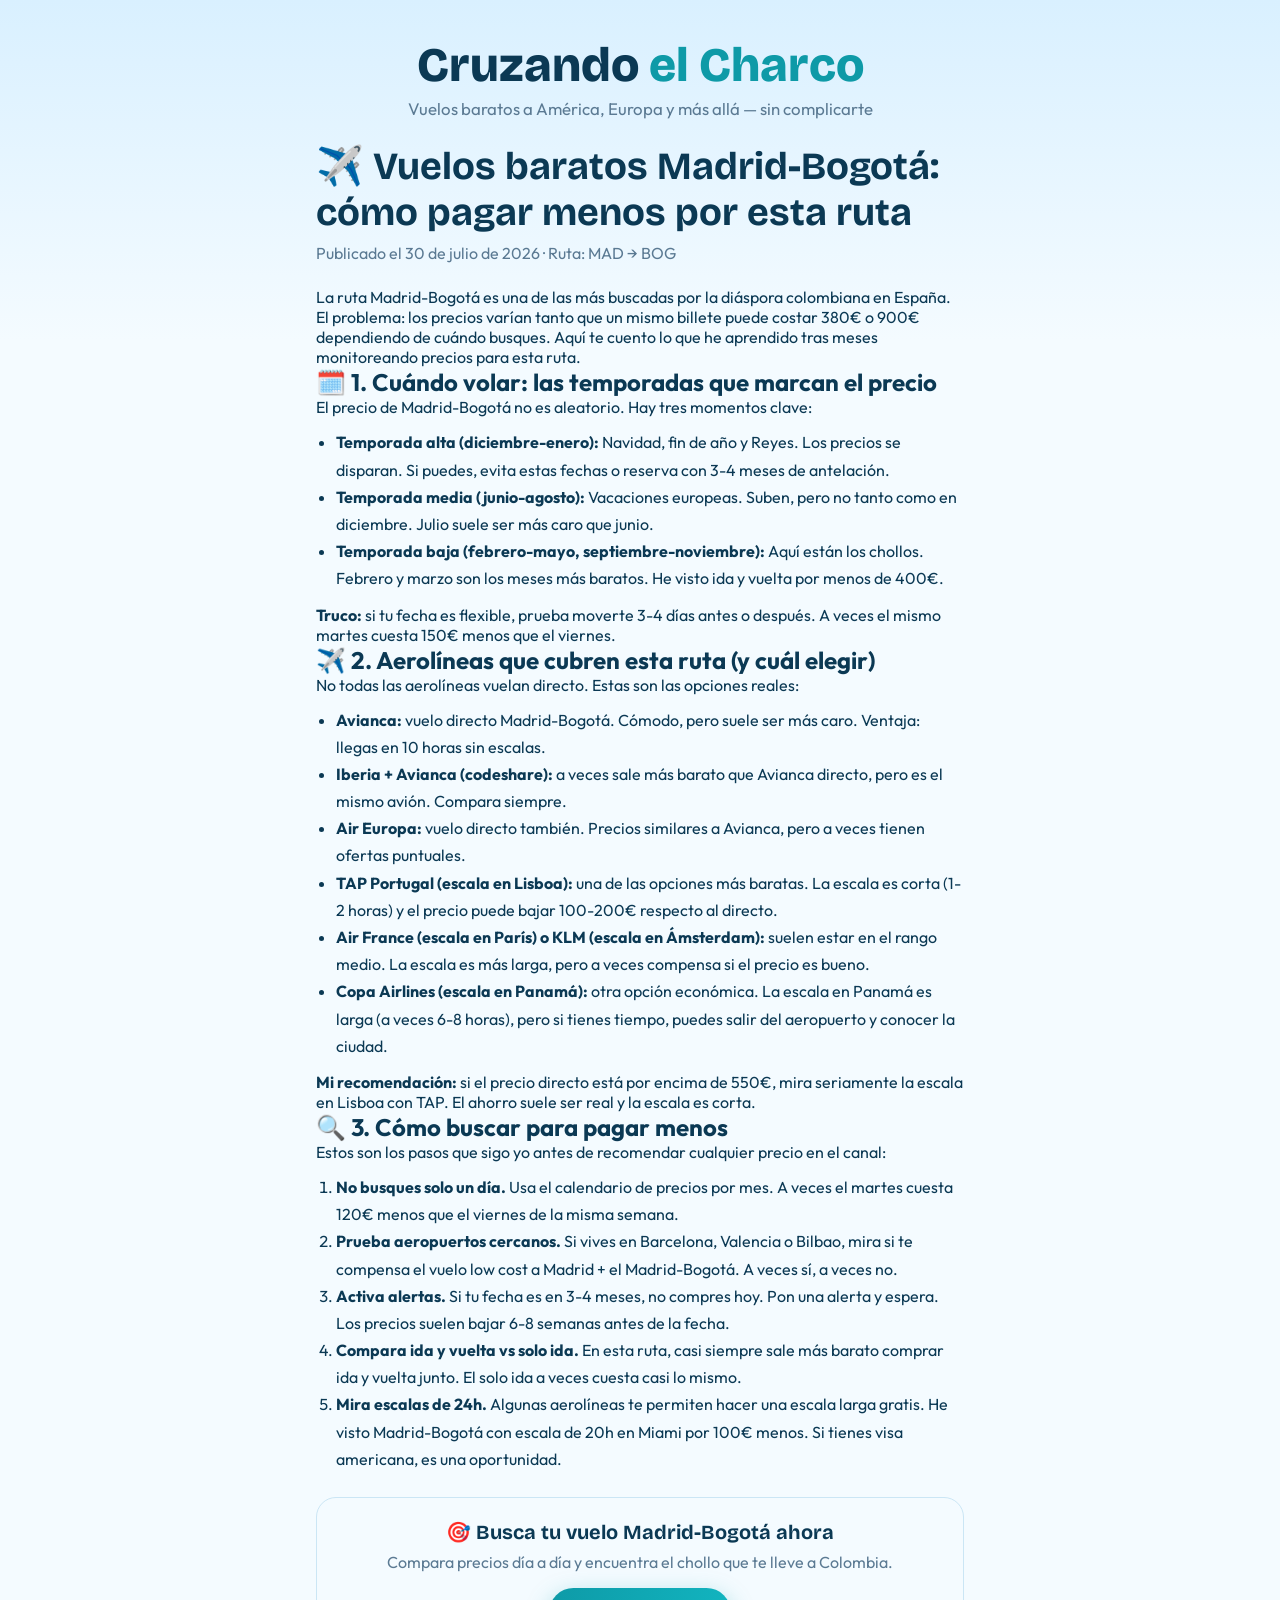
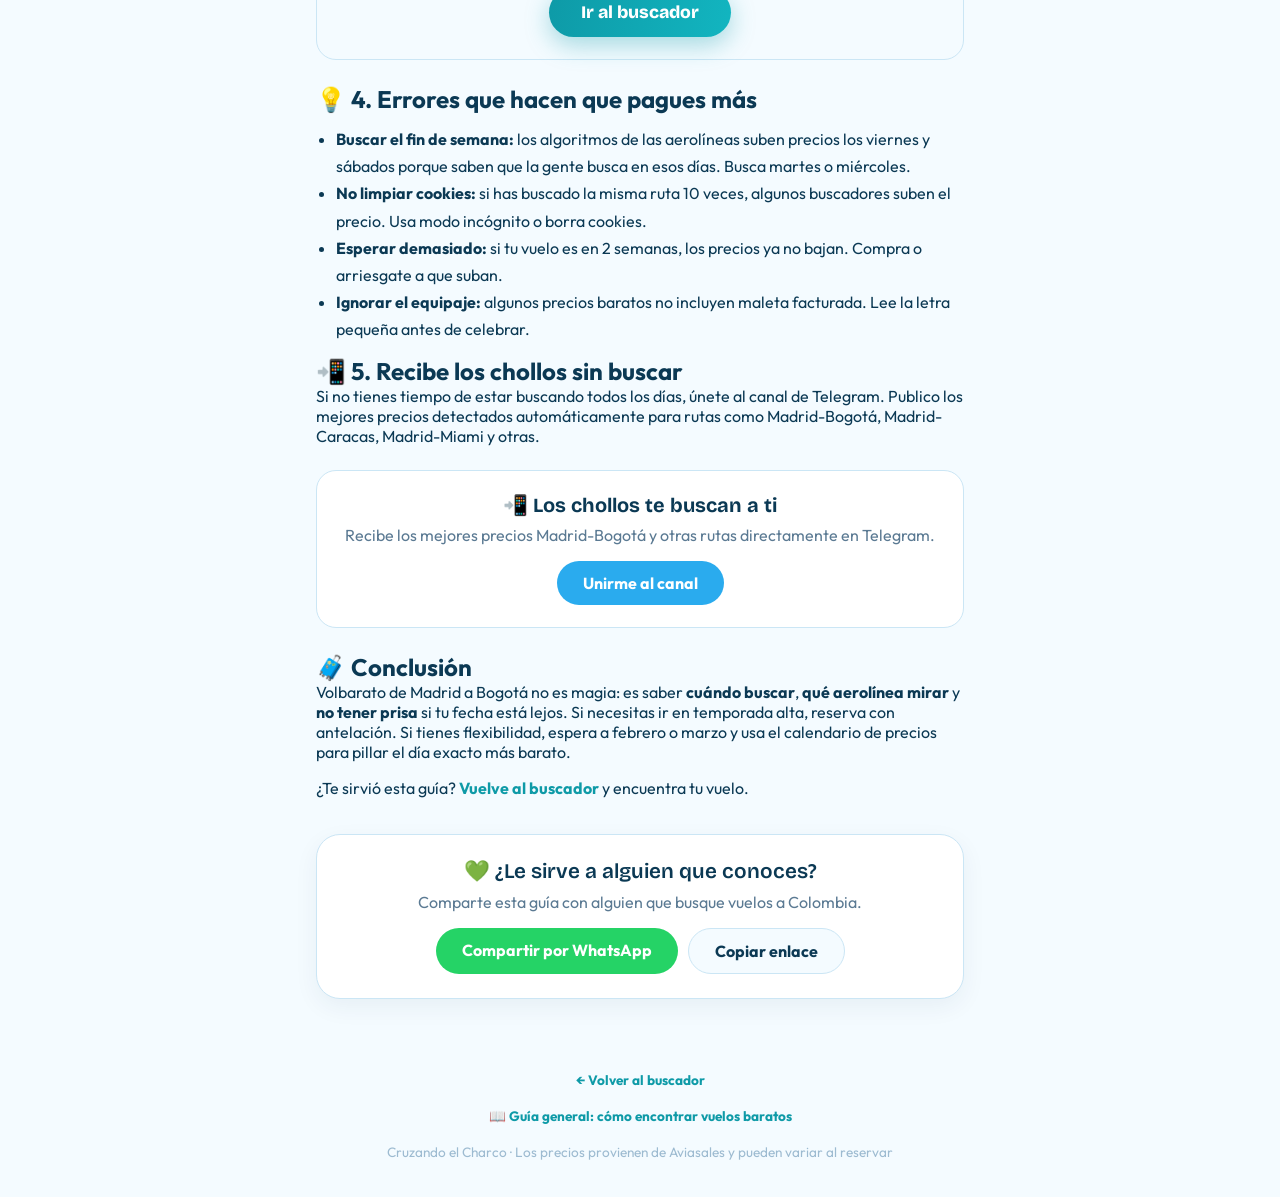
<file: vuelos-baratos-madrid-bogota.html>
<!DOCTYPE html>
<html lang="es">
<head>
<meta charset="UTF-8">
<meta name="viewport" content="width=device-width, initial-scale=1">
<title>Vuelos baratos Madrid-Bogotá: cómo pagar menos por esta ruta | Cruzando el Charco</title>
<meta name="description" content="Trucos reales para encontrar vuelos baratos de Madrid a Bogotá. Temporadas, aerolíneas, escalas y cómo usar el buscador para pagar menos por tu billete.">
<meta name="keywords" content="vuelos baratos Madrid Bogotá, billetes Madrid Colombia, vuelos low cost España Colombia, cómo volar barato a Bogotá, chollos vuelos Madrid">
<link rel="canonical" href="https://cruzaelcharco.com/vuelos-baratos-madrid-bogota.html">
<meta property="og:type" content="article">
<meta property="og:title" content="Vuelos baratos Madrid-Bogotá: cómo pagar menos por esta ruta">
<meta property="og:description" content="Trucos reales para encontrar vuelos baratos de Madrid a Bogotá. Temporadas, aerolíneas, escalas y cómo pagar menos.">
<meta property="og:url" content="https://cruzaelcharco.com/vuelos-baratos-madrid-bogota.html">
<meta property="og:locale" content="es_ES">
<meta name="twitter:card" content="summary_large_image">
<meta name="twitter:title" content="Vuelos baratos Madrid-Bogotá">
<meta name="twitter:description" content="Trucos reales para pagar menos en tu billete a Colombia.">
<link rel="icon" href="favicon.ico" sizes="any">
<link href="https://fonts.googleapis.com/css2?family=Bricolage+Grotesque:wght@600;800&family=Outfit:wght@400;500;700&display=swap" rel="stylesheet">
<link rel="stylesheet" href="estilo.css">
<base target="_blank">
</head>
<body>

<header>
  <h1>Cruzando <span class="mar">el Charco</span></h1>
  <p class="lema">Vuelos baratos a América, Europa y más allá — sin complicarte</p>
</header>

<main>
  <article>
    <h1 style="font-family:'Bricolage Grotesque',sans-serif;font-size:clamp(1.6rem,5vw,2.4rem);margin-bottom:8px;">✈️ Vuelos baratos Madrid-Bogotá: cómo pagar menos por esta ruta</h1>
    <p style="color:var(--apagado);margin-bottom:24px;">Publicado el 30 de julio de 2026 · Ruta: MAD → BOG</p>

    <p>La ruta Madrid-Bogotá es una de las más buscadas por la diáspora colombiana en España. El problema: los precios varían tanto que un mismo billete puede costar 380€ o 900€ dependiendo de cuándo busques. Aquí te cuento lo que he aprendido tras meses monitoreando precios para esta ruta.</p>

    <h2>🗓️ 1. Cuándo volar: las temporadas que marcan el precio</h2>
    <p>El precio de Madrid-Bogotá no es aleatorio. Hay tres momentos clave:</p>
    <ul style="margin:12px 0 12px 20px;color:var(--tinta);line-height:1.7;">
      <li><strong>Temporada alta (diciembre-enero):</strong> Navidad, fin de año y Reyes. Los precios se disparan. Si puedes, evita estas fechas o reserva con 3-4 meses de antelación.</li>
      <li><strong>Temporada media (junio-agosto):</strong> Vacaciones europeas. Suben, pero no tanto como en diciembre. Julio suele ser más caro que junio.</li>
      <li><strong>Temporada baja (febrero-mayo, septiembre-noviembre):</strong> Aquí están los chollos. Febrero y marzo son los meses más baratos. He visto ida y vuelta por menos de 400€.</li>
    </ul>
    <p><strong>Truco:</strong> si tu fecha es flexible, prueba moverte 3-4 días antes o después. A veces el mismo martes cuesta 150€ menos que el viernes.</p>

    <h2>✈️ 2. Aerolíneas que cubren esta ruta (y cuál elegir)</h2>
    <p>No todas las aerolíneas vuelan directo. Estas son las opciones reales:</p>
    <ul style="margin:12px 0 12px 20px;color:var(--tinta);line-height:1.7;">
      <li><strong>Avianca:</strong> vuelo directo Madrid-Bogotá. Cómodo, pero suele ser más caro. Ventaja: llegas en 10 horas sin escalas.</li>
      <li><strong>Iberia + Avianca (codeshare):</strong> a veces sale más barato que Avianca directo, pero es el mismo avión. Compara siempre.</li>
      <li><strong>Air Europa:</strong> vuelo directo también. Precios similares a Avianca, pero a veces tienen ofertas puntuales.</li>
      <li><strong>TAP Portugal (escala en Lisboa):</strong> una de las opciones más baratas. La escala es corta (1-2 horas) y el precio puede bajar 100-200€ respecto al directo.</li>
      <li><strong>Air France (escala en París) o KLM (escala en Ámsterdam):</strong> suelen estar en el rango medio. La escala es más larga, pero a veces compensa si el precio es bueno.</li>
      <li><strong>Copa Airlines (escala en Panamá):</strong> otra opción económica. La escala en Panamá es larga (a veces 6-8 horas), pero si tienes tiempo, puedes salir del aeropuerto y conocer la ciudad.</li>
    </ul>
    <p><strong>Mi recomendación:</strong> si el precio directo está por encima de 550€, mira seriamente la escala en Lisboa con TAP. El ahorro suele ser real y la escala es corta.</p>

    <h2>🔍 3. Cómo buscar para pagar menos</h2>
    <p>Estos son los pasos que sigo yo antes de recomendar cualquier precio en el canal:</p>
    <ol style="margin:12px 0 12px 20px;color:var(--tinta);line-height:1.7;">
      <li><strong>No busques solo un día.</strong> Usa el calendario de precios por mes. A veces el martes cuesta 120€ menos que el viernes de la misma semana.</li>
      <li><strong>Prueba aeropuertos cercanos.</strong> Si vives en Barcelona, Valencia o Bilbao, mira si te compensa el vuelo low cost a Madrid + el Madrid-Bogotá. A veces sí, a veces no.</li>
      <li><strong>Activa alertas.</strong> Si tu fecha es en 3-4 meses, no compres hoy. Pon una alerta y espera. Los precios suelen bajar 6-8 semanas antes de la fecha.</li>
      <li><strong>Compara ida y vuelta vs solo ida.</strong> En esta ruta, casi siempre sale más barato comprar ida y vuelta junto. El solo ida a veces cuesta casi lo mismo.</li>
      <li><strong>Mira escalas de 24h.</strong> Algunas aerolíneas te permiten hacer una escala larga gratis. He visto Madrid-Bogotá con escala de 20h en Miami por 100€ menos. Si tienes visa americana, es una oportunidad.</li>
    </ol>

    <div style="background:var(--horizonte);border:1.5px solid var(--borde);border-radius:20px;padding:22px 20px;margin:24px 0;text-align:center;">
      <h3 style="font-family:'Bricolage Grotesque',sans-serif;font-size:1.25rem;margin-bottom:8px;">🎯 Busca tu vuelo Madrid-Bogotá ahora</h3>
      <p style="color:var(--apagado);margin-bottom:16px;">Compara precios día a día y encuentra el chollo que te lleve a Colombia.</p>
      <a href="https://cruzaelcharco.com" style="display:inline-block;background:linear-gradient(100deg,var(--turquesa),#12B5C0);color:#fff;font-family:'Bricolage Grotesque',sans-serif;font-size:1.1rem;font-weight:800;padding:14px 32px;border-radius:999px;text-decoration:none;box-shadow:0 8px 24px rgba(14,154,167,.35);">Ir al buscador</a>
    </div>

    <h2>💡 4. Errores que hacen que pagues más</h2>
    <ul style="margin:12px 0 12px 20px;color:var(--tinta);line-height:1.7;">
      <li><strong>Buscar el fin de semana:</strong> los algoritmos de las aerolíneas suben precios los viernes y sábados porque saben que la gente busca en esos días. Busca martes o miércoles.</li>
      <li><strong>No limpiar cookies:</strong> si has buscado la misma ruta 10 veces, algunos buscadores suben el precio. Usa modo incógnito o borra cookies.</li>
      <li><strong>Esperar demasiado:</strong> si tu vuelo es en 2 semanas, los precios ya no bajan. Compra o arriesgate a que suban.</li>
      <li><strong>Ignorar el equipaje:</strong> algunos precios baratos no incluyen maleta facturada. Lee la letra pequeña antes de celebrar.</li>
    </ul>

    <h2>📲 5. Recibe los chollos sin buscar</h2>
    <p>Si no tienes tiempo de estar buscando todos los días, únete al canal de Telegram. Publico los mejores precios detectados automáticamente para rutas como Madrid-Bogotá, Madrid-Caracas, Madrid-Miami y otras.</p>

    <div style="background:var(--nube);border:1.5px solid var(--borde);border-radius:20px;padding:22px 20px;margin:24px 0;text-align:center;">
      <h3 style="font-family:'Bricolage Grotesque',sans-serif;font-size:1.25rem;margin-bottom:8px;">📲 Los chollos te buscan a ti</h3>
      <p style="color:var(--apagado);margin-bottom:16px;">Recibe los mejores precios Madrid-Bogotá y otras rutas directamente en Telegram.</p>
      <a href="https://t.me/cruzandoelcharco_vuelos" target="_blank" rel="noopener" style="display:inline-block;background:#2AABEE;color:#fff;font-weight:700;padding:12px 26px;border-radius:999px;text-decoration:none;">Unirme al canal</a>
    </div>

    <h2>🧳 Conclusión</h2>
    <p>Volbarato de Madrid a Bogotá no es magia: es saber <strong>cuándo buscar</strong>, <strong>qué aerolínea mirar</strong> y <strong>no tener prisa</strong> si tu fecha está lejos. Si necesitas ir en temporada alta, reserva con antelación. Si tienes flexibilidad, espera a febrero o marzo y usa el calendario de precios para pillar el día exacto más barato.</p>
    <p style="margin-top:16px;">¿Te sirvió esta guía? <a href="https://cruzaelcharco.com" style="color:var(--turquesa);font-weight:700;text-decoration:none;">Vuelve al buscador</a> y encuentra tu vuelo.</p>

  </article>

  <div class="compartir" style="margin-top:36px;">
    <h2 style="font-family:'Bricolage Grotesque',sans-serif;font-weight:600;font-size:1.3rem;">💚 ¿Le sirve a alguien que conoces?</h2>
    <p style="color:var(--apagado);margin:8px 0 16px;">Comparte esta guía con alguien que busque vuelos a Colombia.</p>
    <div class="compartir-botones">
      <a class="btn-wa" href="https://wa.me/?text=%F0%9F%9B%AB%20He%20encontrado%20esta%20gu%C3%ADa%20para%20volar%20barato%20de%20Madrid%20a%20Bogot%C3%A1%3A%20https%3A%2F%2Fcruzaelcharco.com%2Fvuelos-baratos-madrid-bogota.html" target="_blank" rel="noopener">Compartir por WhatsApp</a>
      <button type="button" class="btn-copiar" onclick="navigator.clipboard.writeText('https://cruzaelcharco.com/vuelos-baratos-madrid-bogota.html');this.textContent='¡Copiado!';setTimeout(()=>this.textContent='Copiar enlace',2000)">Copiar enlace</button>
    </div>
  </div>
</main>

<footer>
  <a href="/" style="color:var(--turquesa);text-decoration:none;font-weight:700;">← Volver al buscador</a><br><br>
  <a href="/como-encontrar-vuelos-baratos.html" style="color:var(--turquesa);text-decoration:none;font-weight:700;">📖 Guía general: cómo encontrar vuelos baratos</a><br><br>
  Cruzando el Charco · Los precios provienen de Aviasales y pueden variar al reservar
</footer>

</body>
</html>
</file>
<file: estilo.css>
:root {
  --cielo:#D9F0FF;
  --horizonte:#F4FBFF;
  --nube:#FFFFFF;
  --tinta:#0B3954;
  --apagado:#5B7A93;
  --turquesa:#0E9AA7;
  --coral:#FF6B57;
  --borde:#CBE6F5;
}
* { box-sizing:border-box; margin:0; padding:0; }
html { scroll-behavior:smooth; }
body {
  font-family:'Outfit',sans-serif;
  background:linear-gradient(180deg, var(--cielo) 0%, var(--horizonte) 340px);
  color:var(--tinta);
  min-height:100vh;
}

header { text-align:center; padding:40px 16px 8px; }
header h1 {
  font-family:'Bricolage Grotesque',sans-serif;
  font-weight:800; font-size:clamp(1.9rem, 6vw, 3rem);
  line-height:1.05; color:var(--tinta);
}
header h1 .mar { color:var(--turquesa); }
header p.lema { color:var(--apagado); margin-top:8px; font-size:1.05rem; }

.charco { max-width:560px; margin:-96px auto 0; display:block; position:relative; z-index:2; }

/* ---------- Globo 3D interactivo ---------- */
.globo-wrap {
  perspective: 800px;
  display: inline-block;
  margin: 20px auto 0;
}
.globo {
  width:150px; height:150px; border-radius:50%;
  position:relative; overflow:hidden;
  background:linear-gradient(160deg, #17B0BD, #0E9AA7 60%, #0A7E8A);
  box-shadow:0 16px 40px rgba(14,154,167,.35);
  transform-style: preserve-3d;
  transition: transform 0.15s ease-out;
  cursor: pointer;
}
.globo .tierra {
  position:absolute; top:0; left:0; height:100%; width:200%;
  background-image:url('data:image/svg+xml;utf8,%3Csvg xmlns="http://www.w3.org/2000/svg" viewBox="0 0 300 150"%3E%3Cg fill="%23F2E9D8"%3E%3Cpath d="M20 30 Q35 15 60 22 Q80 28 72 45 Q60 62 40 55 Q22 48 20 30 Z"/%3E%3Cpath d="M55 70 Q70 65 72 85 Q70 110 58 118 Q48 105 50 85 Z"/%3E%3Cpath d="M95 12 Q108 8 112 18 Q106 26 96 22 Z"/%3E%3Cpath d="M150 25 Q165 18 172 28 Q170 40 155 42 Q146 34 150 25 Z"/%3E%3Cpath d="M150 50 Q170 45 175 65 Q175 90 160 100 Q148 88 146 65 Z"/%3E%3Cpath d="M180 20 Q220 12 250 25 Q262 40 245 55 Q215 60 190 48 Q176 34 180 20 Z"/%3E%3Cpath d="M240 95 Q258 90 265 100 Q260 112 245 110 Q236 103 240 95 Z"/%3E%3C/g%3E%3C/svg%3E');
  background-size:50% 100%; background-repeat:repeat-x;
  animation:girar 16s linear infinite;
}
@keyframes girar { to { transform:translateX(-50%); } }

/* Brillo 3D que se desplaza con la rotación */
.globo::before {
  content: "";
  position: absolute;
  top: 0; left: 0; right: 0; bottom: 0;
  border-radius: 50%;
  background: radial-gradient(circle at 30% 30%, rgba(255,255,255,0.4) 0%, transparent 50%);
  pointer-events: none;
  z-index: 2;
  transition: background 0.15s ease-out;
}

/* Sombra proyectada debajo */
.globo-sombra {
  width: 100px; height: 16px;
  background: radial-gradient(ellipse, rgba(14,154,167,0.25) 0%, transparent 70%);
  margin: 8px auto 0;
  border-radius: 50%;
  transition: transform 0.15s ease-out, opacity 0.15s ease-out;
}

.globo::after {
  content:""; position:absolute; inset:0; border-radius:50%;
  background:
    radial-gradient(circle at 32% 28%, rgba(255,255,255,.45), transparent 42%),
    radial-gradient(circle at 50% 50%, transparent 58%, rgba(7,60,70,.35) 100%);
  pointer-events:none;
}
@media (prefers-reduced-motion: reduce) { .globo .tierra { animation:none; } }

.ruta-punteada {
  stroke:var(--turquesa); stroke-width:2.5; fill:none;
  stroke-dasharray:6 8; stroke-linecap:round;
  animation:volar 2.4s linear infinite;
}
@keyframes volar { to { stroke-dashoffset:-28; } }
.avioncito { animation:balanceo 3s ease-in-out infinite; transform-origin:center; }
@keyframes balanceo { 0%,100%{transform:translateY(0)} 50%{transform:translateY(-4px)} }
@media (prefers-reduced-motion: reduce) {
  .ruta-punteada, .avioncito { animation:none; }
}

main { max-width:680px; margin:0 auto; padding:16px 16px 48px; }

.tarjeta {
  background:var(--nube);
  border:1px solid var(--borde);
  border-radius:24px;
  padding:24px 20px;
  box-shadow:0 20px 50px rgba(11,57,84,.10);
}
.campo { position:relative; margin-bottom:16px; }
label {
  display:block; font-size:.8rem; font-weight:700;
  color:var(--apagado); letter-spacing:1.5px; text-transform:uppercase;
  margin-bottom:8px;
}
input[type=text], input[type=date] {
  width:100%; padding:15px 18px;
  border-radius:16px; border:1.5px solid var(--borde);
  background:var(--horizonte); color:var(--tinta);
  font-family:'Outfit',sans-serif; font-size:1.1rem;
  transition:border-color .2s;
}
input[type=text]::placeholder { color:#9DBBD1; }
input[type=text]:focus, input[type=date]:focus { outline:none; border-color:var(--turquesa); }
input[type=date] {
  -webkit-appearance:none; appearance:none;
  min-width:0; font-size:1rem; padding:14px 12px;
  text-align:center;
}
.fechas { display:flex; gap:10px; }
.fechas > div { flex:1; min-width:0; }
.sub-fecha {
  font-size:.72rem; font-weight:700; color:var(--apagado);
  letter-spacing:1px; text-transform:uppercase; margin-bottom:5px;
}
@media (max-width:400px) { .fechas { flex-direction:column; } }
.aviso-flexible {
  font-size:.85rem; color:var(--apagado); margin-top:8px;
}
.tipo-viaje { display:flex; gap:8px; margin-bottom:14px; }
.filtro-escalas { display:flex; gap:8px; margin:4px 0 14px; }
.fesc {
  flex:1; padding:9px 8px; border-radius:12px;
  border:1.5px solid var(--borde); background:var(--nube);
  color:var(--tinta); font-family:'Outfit',sans-serif; font-size:.88rem;
  cursor:pointer; transition:all .15s;
}
.fesc:hover { border-color:var(--turquesa); }
.fesc.activo { background:var(--turquesa); border-color:var(--turquesa); color:#fff; font-weight:700; }
.tipo {
  flex:1; padding:11px 8px; border-radius:14px;
  border:1.5px solid var(--borde); background:var(--horizonte);
  color:var(--tinta); font-family:'Outfit',sans-serif; font-size:.95rem;
  cursor:pointer; transition:all .15s;
}
.tipo:hover { border-color:var(--turquesa); }
.tipo.elegido { background:var(--turquesa); border-color:var(--turquesa); color:#fff; font-weight:700; }

.intercambio { display:flex; justify-content:center; margin:-6px 0 10px; }
.intercambio button {
  background:var(--nube); border:1.5px solid var(--borde);
  color:var(--turquesa); width:44px; height:44px; border-radius:50%;
  font-size:1.2rem; cursor:pointer; transition:transform .3s, border-color .2s;
}
.intercambio button:hover { border-color:var(--turquesa); transform:rotate(180deg); }

.sugerencias {
  position:absolute; z-index:20; left:0; right:0; top:calc(100% + 6px);
  background:var(--nube); border:1.5px solid var(--borde);
  border-radius:16px; overflow:hidden; display:none;
  max-height:280px; overflow-y:auto;
  box-shadow:0 16px 40px rgba(11,57,84,.18);
}
.sugerencias.abierta { display:block; }
.sugerencia {
  padding:12px 18px; cursor:pointer; display:flex;
  justify-content:space-between; align-items:center; gap:12px;
}
.sugerencia:hover, .sugerencia.activa { background:var(--cielo); }
.sugerencia .ciudad { font-weight:500; }
.sugerencia .pais { color:var(--apagado); font-size:.85rem; }
.sugerencia .iata {
  font-family:'Bricolage Grotesque',sans-serif; font-weight:600;
  color:var(--turquesa); font-size:.9rem; letter-spacing:1px;
}

.meses { display:flex; gap:8px; overflow-x:auto; padding:4px 2px 8px; scrollbar-width:thin; }
.mes {
  flex:0 0 auto; padding:10px 16px; border-radius:999px;
  border:1.5px solid var(--borde); background:var(--nube);
  color:var(--tinta); font-family:'Outfit',sans-serif; font-size:.95rem;
  cursor:pointer; white-space:nowrap; transition:all .15s;
}
.mes:hover { border-color:var(--turquesa); }
.mes.elegido { background:var(--turquesa); border-color:var(--turquesa); color:#fff; font-weight:700; }

.boton-buscar {
  width:100%; margin-top:8px;
  background:linear-gradient(100deg, var(--turquesa), #12B5C0);
  color:#fff;
  font-family:'Bricolage Grotesque',sans-serif;
  font-size:1.25rem; font-weight:800; letter-spacing:.5px;
  border:none; border-radius:999px; padding:16px;
  cursor:pointer; transition:transform .15s, box-shadow .15s;
  box-shadow:0 8px 24px rgba(14,154,167,.35);
}
.boton-buscar:hover { transform:translateY(-2px); box-shadow:0 12px 32px rgba(14,154,167,.45); }
.boton-buscar:active { transform:scale(.98); }

/* ---------- Botón buscando ---------- */
.boton-buscar.buscando {
  background: linear-gradient(100deg, var(--apagado), #7a9aad);
  pointer-events: none;
  opacity: 0.85;
}
.spinner {
  display: inline-block;
  width: 18px; height: 18px;
  border: 2.5px solid rgba(255,255,255,0.3);
  border-top-color: #fff;
  border-radius: 50%;
  animation: spin 0.8s linear infinite;
  margin-right: 10px;
  vertical-align: middle;
}
@keyframes spin { to { transform: rotate(360deg); } }

#estado { text-align:center; padding:22px 8px; color:var(--apagado); }

.vuelo {
  background:var(--nube); border:1px solid var(--borde);
  border-radius:20px; padding:18px 20px; margin-top:14px;
  display:flex; justify-content:space-between; align-items:center;
  gap:14px; flex-wrap:wrap;
  animation:aparecer .35s ease both;
  box-shadow:0 8px 24px rgba(11,57,84,.06);
  transition:transform .2s, box-shadow .2s;
}
.vuelo:hover {
  transform:translateY(-3px);
  box-shadow:0 14px 36px rgba(11,57,84,.10);
}
@keyframes aparecer { from{opacity:0; transform:translateY(10px)} to{opacity:1; transform:none} }
.vuelo .info { flex:1; min-width:190px; }
.vuelo .trayecto {
  font-family:'Bricolage Grotesque',sans-serif; font-weight:600; font-size:1.25rem;
  display:flex; align-items:center; gap:8px;
}
.vuelo .trayecto .flecha { color:var(--turquesa); }
.vuelo .detalle { font-size:.9rem; color:var(--apagado); margin-top:6px; }
.vuelo .etiqueta-directo {
  display:inline-block; margin-left:6px; padding:2px 10px;
  background:rgba(16,185,129,.12); color:#0F9D6E;
  border-radius:999px; font-size:.78rem; font-weight:500;
}
.vuelo .precio {
  font-family:'Bricolage Grotesque',sans-serif; font-weight:800;
  font-size:2rem; color:var(--tinta); white-space:nowrap;
}
.vuelo a.reservar {
  background:var(--coral);
  color:#fff; text-decoration:none; font-weight:700;
  padding:12px 24px; border-radius:999px; font-size:1rem;
  transition:transform .15s, box-shadow .15s;
  box-shadow:0 6px 18px rgba(255,107,87,.35);
}
.vuelo a.reservar:hover { transform:translateY(-2px); box-shadow:0 10px 24px rgba(255,107,87,.45); }

.telegram {
  margin-top:36px; text-align:center;
  background:var(--nube); border:1px solid var(--borde);
  border-radius:24px; padding:24px 20px;
  box-shadow:0 8px 24px rgba(11,57,84,.06);
}
.telegram h2 { font-family:'Bricolage Grotesque',sans-serif; font-weight:600; font-size:1.3rem; }
.telegram p { color:var(--apagado); margin:8px 0 16px; }
.telegram a {
  display:inline-block; background:#2AABEE; color:#fff;
  text-decoration:none; font-weight:700; padding:12px 26px;
  border-radius:999px; transition:transform .15s;
}
.telegram a:hover { transform:translateY(-2px); }

.como-funciona {
  margin-top:24px; text-align:center;
}
.como-funciona h2 {
  font-family:'Bricolage Grotesque',sans-serif; font-weight:600;
  font-size:1.4rem; margin-bottom:20px;
}
.pasos {
  display:flex; gap:14px; justify-content:center; flex-wrap:wrap;
}
.paso {
  flex:1; min-width:180px; max-width:230px;
  background:var(--nube); border:1px solid var(--borde);
  border-radius:20px; padding:22px 18px;
  box-shadow:0 8px 20px rgba(11,57,84,.06);
  display:flex; flex-direction:column; align-items:center; gap:12px;
  transition:transform .2s, box-shadow .2s;
}
.paso:hover {
  transform:translateY(-4px);
  box-shadow:0 14px 30px rgba(11,57,84,.10);
}
.paso-num {
  width:44px; height:44px; border-radius:50%;
  background:var(--turquesa); color:#fff;
  font-family:'Bricolage Grotesque',sans-serif; font-weight:700; font-size:1.3rem;
  display:flex; align-items:center; justify-content:center;
}
.paso-txt { color:var(--apagado); font-size:.95rem; line-height:1.5; }
.paso-txt strong { color:var(--tinta); font-size:1.02rem; }

.compartir {
  margin-top:20px; text-align:center;
  background:var(--nube); border:1px solid var(--borde);
  border-radius:24px; padding:24px 20px;
  box-shadow:0 8px 24px rgba(11,57,84,.06);
}
.compartir h2 {
  font-family:'Bricolage Grotesque',sans-serif; font-weight:600; font-size:1.3rem;
}
.compartir p { color:var(--apagado); margin:8px 0 16px; }
.compartir-botones {
  display:flex; gap:10px; justify-content:center; flex-wrap:wrap;
}
.btn-wa {
  display:inline-block; background:#25D366; color:#fff;
  text-decoration:none; font-weight:700; padding:12px 26px;
  border-radius:999px; transition:transform .15s;
}
.btn-wa:hover { transform:translateY(-2px); }
.btn-copiar {
  background:var(--horizonte); color:var(--tinta); border:1.5px solid var(--borde);
  font-family:'Outfit',sans-serif; font-weight:700; font-size:1rem;
  padding:12px 26px; border-radius:999px; cursor:pointer; transition:all .15s;
}
.btn-copiar:hover { border-color:var(--turquesa); }
.btn-copiar.copiado { background:var(--turquesa); color:#fff; border-color:var(--turquesa); }

footer { text-align:center; color:#9DBBD1; font-size:.85rem; padding:24px 16px 36px; }

.decor {
  position:fixed; font-size:2.6rem; opacity:.5; z-index:0;
  pointer-events:none; user-select:none;
  animation:flotar 7s ease-in-out infinite;
}
.decor.n1 { top:16%; left:4%; }
.decor.n2 { top:42%; right:5%; font-size:2rem; animation-delay:1.6s; }
.decor.n3 { top:66%; left:6%; font-size:2.2rem; animation-delay:3s; }
.decor.globo-aero { top:28%; right:8%; font-size:3rem; animation-delay:.8s; opacity:.65; }
.decor.maleta { top:78%; right:7%; font-size:2.4rem; animation-delay:2.2s; }
@keyframes flotar { 0%,100%{transform:translateY(0)} 50%{transform:translateY(-16px)} }
@media (max-width:900px) { .decor { display:none; } }
@media (prefers-reduced-motion: reduce) { .decor { animation:none; } }
header, main { position:relative; z-index:1; }

.grafico {
  background:var(--nube); border:1px solid var(--borde); border-radius:20px;
  padding:18px 16px 12px; margin-top:16px;
  box-shadow:0 8px 20px rgba(11,57,84,.08);
}
.grafico h3 {
  font-family:'Bricolage Grotesque',sans-serif; font-weight:600;
  font-size:1.05rem; margin-bottom:4px;
}
.grafico .mejor-dia { font-size:.9rem; color:var(--apagado); margin-bottom:12px; }
.grafico .mejor-dia strong { color:var(--coral); }
.barras { display:flex; align-items:flex-end; gap:2px; height:130px; }
.barra {
  flex:1; border-radius:4px 4px 0 0; background:var(--turquesa);
  min-height:6px; position:relative; cursor:default;
  transition:opacity .15s;
}
.barra:hover { opacity:.75; }
.barra.sin-dato { background:var(--borde); }
.barra.mas-barata { background:var(--coral); }
.barra.seleccionada { outline:3px solid var(--tinta); outline-offset:1px; }
.dia-elegido {
  display:flex; align-items:center; gap:12px; flex-wrap:wrap;
  margin-top:14px; padding:12px 14px; border-radius:14px;
  background:var(--horizonte); border:1px solid var(--borde);
}
.dia-elegido .dato { flex:1; min-width:150px; }
.dia-elegido .dato .dia { font-weight:700; }
.dia-elegido .dato .extra { font-size:.85rem; color:var(--apagado); margin-top:2px; }
.dia-elegido .precio-dia { font-weight:800; font-size:1.2rem; color:var(--tinta); }
.dia-elegido .reservar-dia {
  background:var(--coral); color:#fff; text-decoration:none; font-weight:700;
  padding:10px 18px; border-radius:12px; white-space:nowrap;
}
.barra .precio-flotante {
  display:none; position:absolute; bottom:calc(100% + 4px); left:50%;
  transform:translateX(-50%); background:var(--tinta); color:#fff;
  font-size:.72rem; padding:3px 7px; border-radius:8px; white-space:nowrap; z-index:3;
}
.barra:hover .precio-flotante { display:block; }
.eje-dias { display:flex; justify-content:space-between; margin-top:6px;
  font-size:.75rem; color:var(--apagado); }

.destinos { margin-top:28px; }
.chollos { margin-top:28px; display:none; }
.chollos h2 {
  font-family:'Bricolage Grotesque',sans-serif; font-weight:600;
  font-size:1.3rem; text-align:center; margin-bottom:4px;
}
.chollos .subtitulo {
  text-align:center; font-size:.85rem; color:var(--apagado); margin-bottom:14px;
}
.rejilla-chollos {
  display:grid; grid-template-columns:repeat(3, 1fr); gap:12px;
}
@media (max-width:560px) { .rejilla-chollos { grid-template-columns:repeat(2, 1fr); } }
.chollo {
  background:var(--nube); border:1px solid var(--borde); border-radius:18px;
  padding:14px; display:flex; flex-direction:column; gap:3px;
  box-shadow:0 8px 20px rgba(11,57,84,.08);
  transition:transform .2s, box-shadow .2s;
}
.chollo:hover {
  transform:translateY(-4px);
  box-shadow:0 14px 30px rgba(11,57,84,.14);
}
.chollo .ciudad { font-weight:700; font-size:1.02rem; }
.chollo .cuando { font-size:.76rem; color:var(--apagado); }
.chollo .precio-ch {
  font-family:'Bricolage Grotesque',sans-serif; font-weight:700;
  font-size:1.35rem; color:var(--turquesa); margin-top:4px;
}
.chollo a {
  margin-top:8px; text-align:center; background:var(--coral); color:#fff;
  text-decoration:none; font-weight:700; font-size:.85rem;
  padding:8px 10px; border-radius:11px;
}
.destinos h2 {
  font-family:'Bricolage Grotesque',sans-serif; font-weight:600;
  font-size:1.3rem; text-align:center; margin-bottom:14px;
}
.rejilla-destinos {
  display:grid; grid-template-columns:repeat(3, 1fr); gap:12px;
}
@media (max-width:560px) { .rejilla-destinos { grid-template-columns:repeat(2, 1fr); } }
.destino {
  border:none; border-radius:20px; padding:72px 12px 16px; cursor:pointer;
  text-align:center; color:#fff; font-family:'Outfit',sans-serif;
  transition:transform .15s, box-shadow .15s;
  box-shadow:0 8px 20px rgba(11,57,84,.12);
  background-size:cover; background-position:center;
  text-shadow:0 1px 6px rgba(0,0,0,.55);
}
.destino:hover { transform:translateY(-4px); box-shadow:0 14px 30px rgba(11,57,84,.2); }
.destino .nombre { font-weight:700; font-size:1.05rem; display:block; }
.destino .pais { font-size:.8rem; opacity:.95; display:block; margin-top:2px; }

/* Precios en tarjetas de destino */
.destino .precio-destino {
  font-family: 'Bricolage Grotesque', sans-serif;
  font-weight: 800;
  font-size: 1.4rem;
  color: #fff;
  text-shadow: 0 1px 6px rgba(0,0,0,.55);
  margin-top: 4px;
  display: block;
  opacity: 0;
  transform: translateY(8px);
  transition: opacity 0.4s ease, transform 0.4s ease;
}
.destino .precio-destino.visible {
  opacity: 1;
  transform: translateY(0);
}
.destino .precio-destino.cargando::after {
  content: "...";
  animation: puntos 1.2s steps(3, end) infinite;
}
@keyframes puntos {
  0% { content: ""; }
  33% { content: "."; }
  66% { content: ".."; }
  100% { content: "..."; }
}
.destino .precio-destino.sin-dato {
  font-size: 1rem;
  font-weight: 500;
  opacity: 0.85;
}

.d-caracas     { background-image:linear-gradient(rgba(11,57,84,.15), rgba(11,57,84,.6)), url('img/caracas.jpg'); }
.d-bogota      { background-image:linear-gradient(rgba(11,57,84,.15), rgba(11,57,84,.6)), url('img/bogota.jpg'); }
.d-miami       { background-image:linear-gradient(rgba(11,57,84,.15), rgba(11,57,84,.6)), url('img/miami.jpg'); }
.d-buenosaires { background-image:linear-gradient(rgba(11,57,84,.15), rgba(11,57,84,.6)), url('img/buenosaires.jpg'); }
.d-roma        { background-image:linear-gradient(rgba(11,57,84,.15), rgba(11,57,84,.6)), url('img/roma.jpg'); }
.d-estambul    { background-image:linear-gradient(rgba(11,57,84,.15), rgba(11,57,84,.6)), url('img/estambul.jpg'); }

/* ---------- Animaciones al entrar en pantalla ---------- */
.animate-on-scroll {
  opacity: 0;
  transform: translateY(30px);
  transition: opacity 0.7s ease, transform 0.7s ease;
}
.animate-on-scroll.visible {
  opacity: 1;
  transform: translateY(0);
}

/* ---------- Skeleton loading ---------- */
@keyframes skeleton-shine {
  0% { background-position: -200px 0; }
  100% { background-position: calc(200px + 100%) 0; }
}
.skeleton {
  background: linear-gradient(90deg, var(--borde) 25%, #e0f0fa 50%, var(--borde) 75%);
  background-size: 200px 100%;
  animation: skeleton-shine 1.4s ease-in-out infinite;
  border-radius: 16px;
}
.skeleton-card {
  height: 140px;
  margin-top: 14px;
}
.skeleton-grafico {
  height: 180px;
  margin-top: 16px;
}

/* ---------- Urgencia chollos ---------- */
.urgencia {
  text-align: center;
  font-size: 0.82rem;
  color: var(--coral);
  font-weight: 700;
  margin-top: 6px;
  display: flex;
  align-items: center;
  justify-content: center;
  gap: 6px;
}
.punto-urgencia {
  width: 8px; height: 8px;
  background: var(--coral);
  border-radius: 50%;
  animation: pulse-dot 1.5s ease-in-out infinite;
}
@keyframes pulse-dot {
  0%, 100% { opacity: 1; transform: scale(1); }
  50% { opacity: 0.5; transform: scale(0.85); }
}

/* ---------- Entrada suave de resultados ---------- */
@keyframes slideUpFade {
  from { opacity: 0; transform: translateY(20px); }
  to   { opacity: 1; transform: translateY(0); }
}
.entrada-suave {
  animation: slideUpFade 0.5s ease both;
}
</file>
